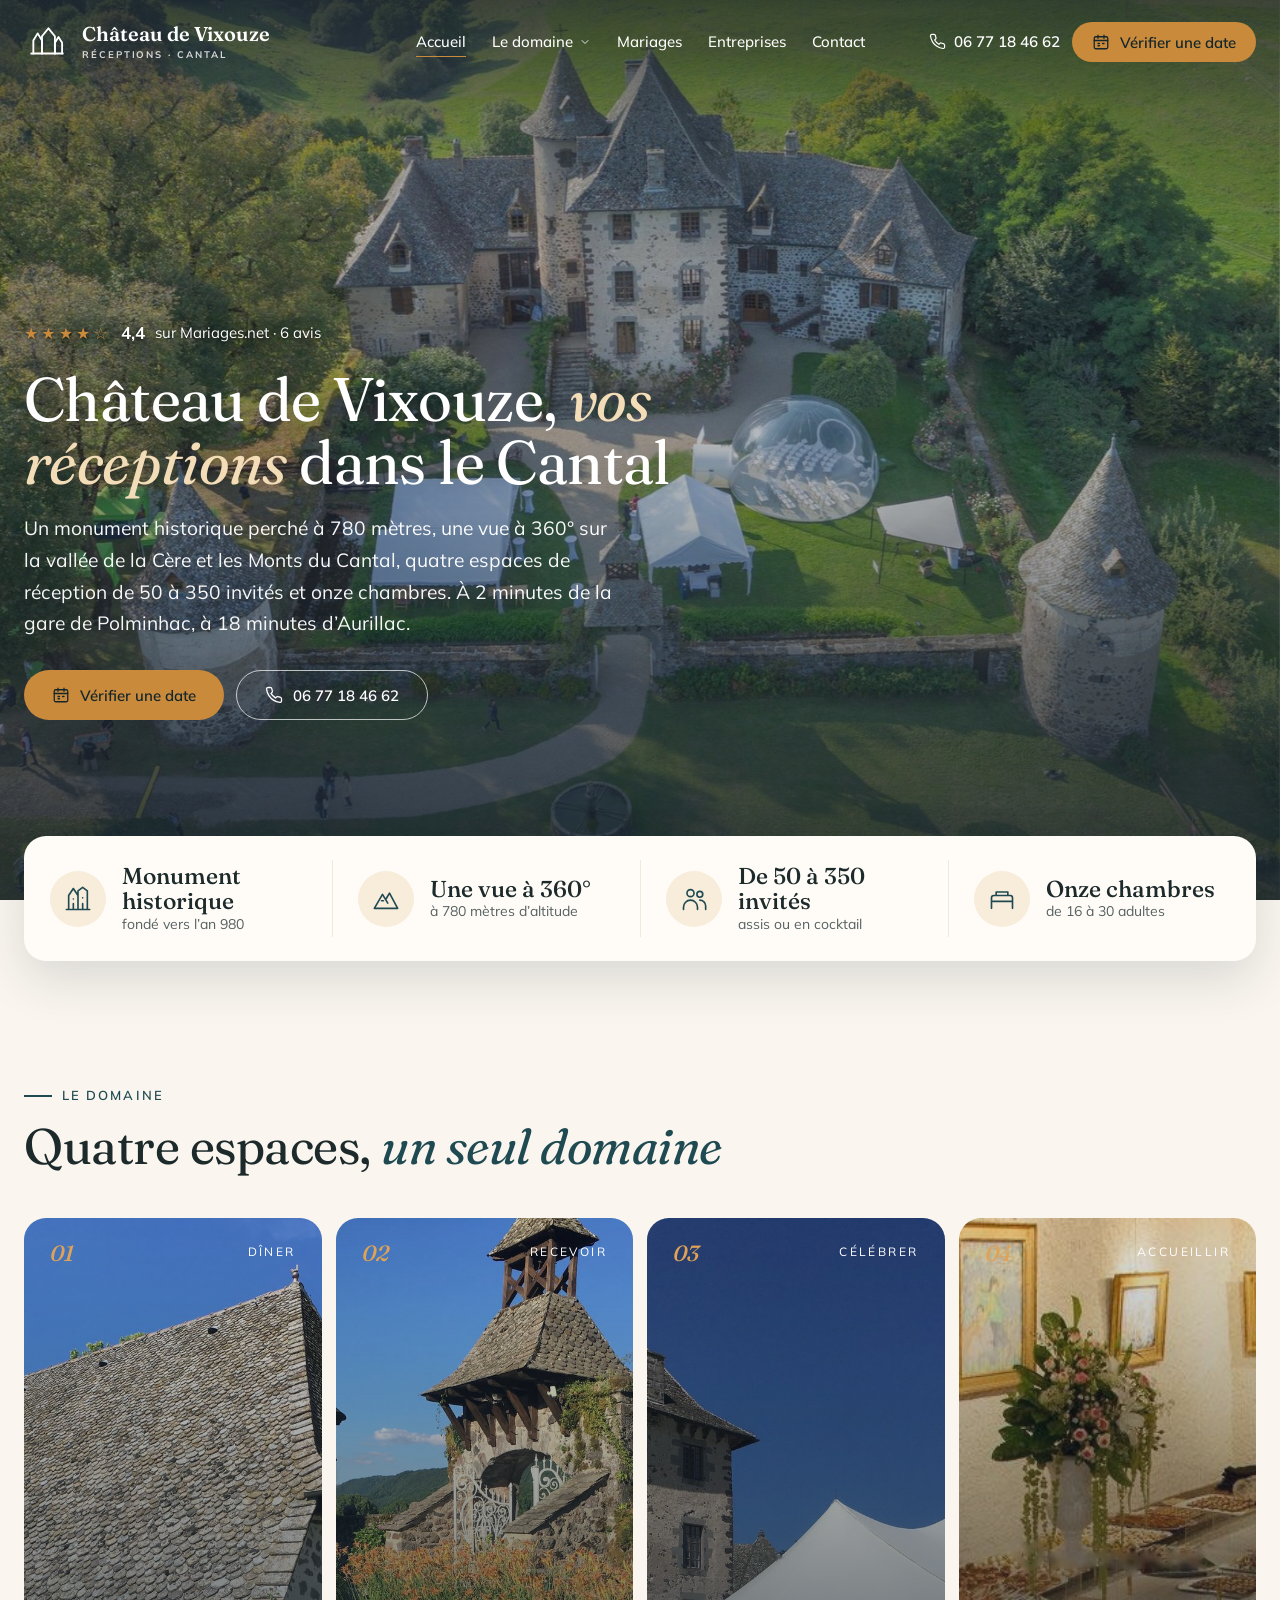
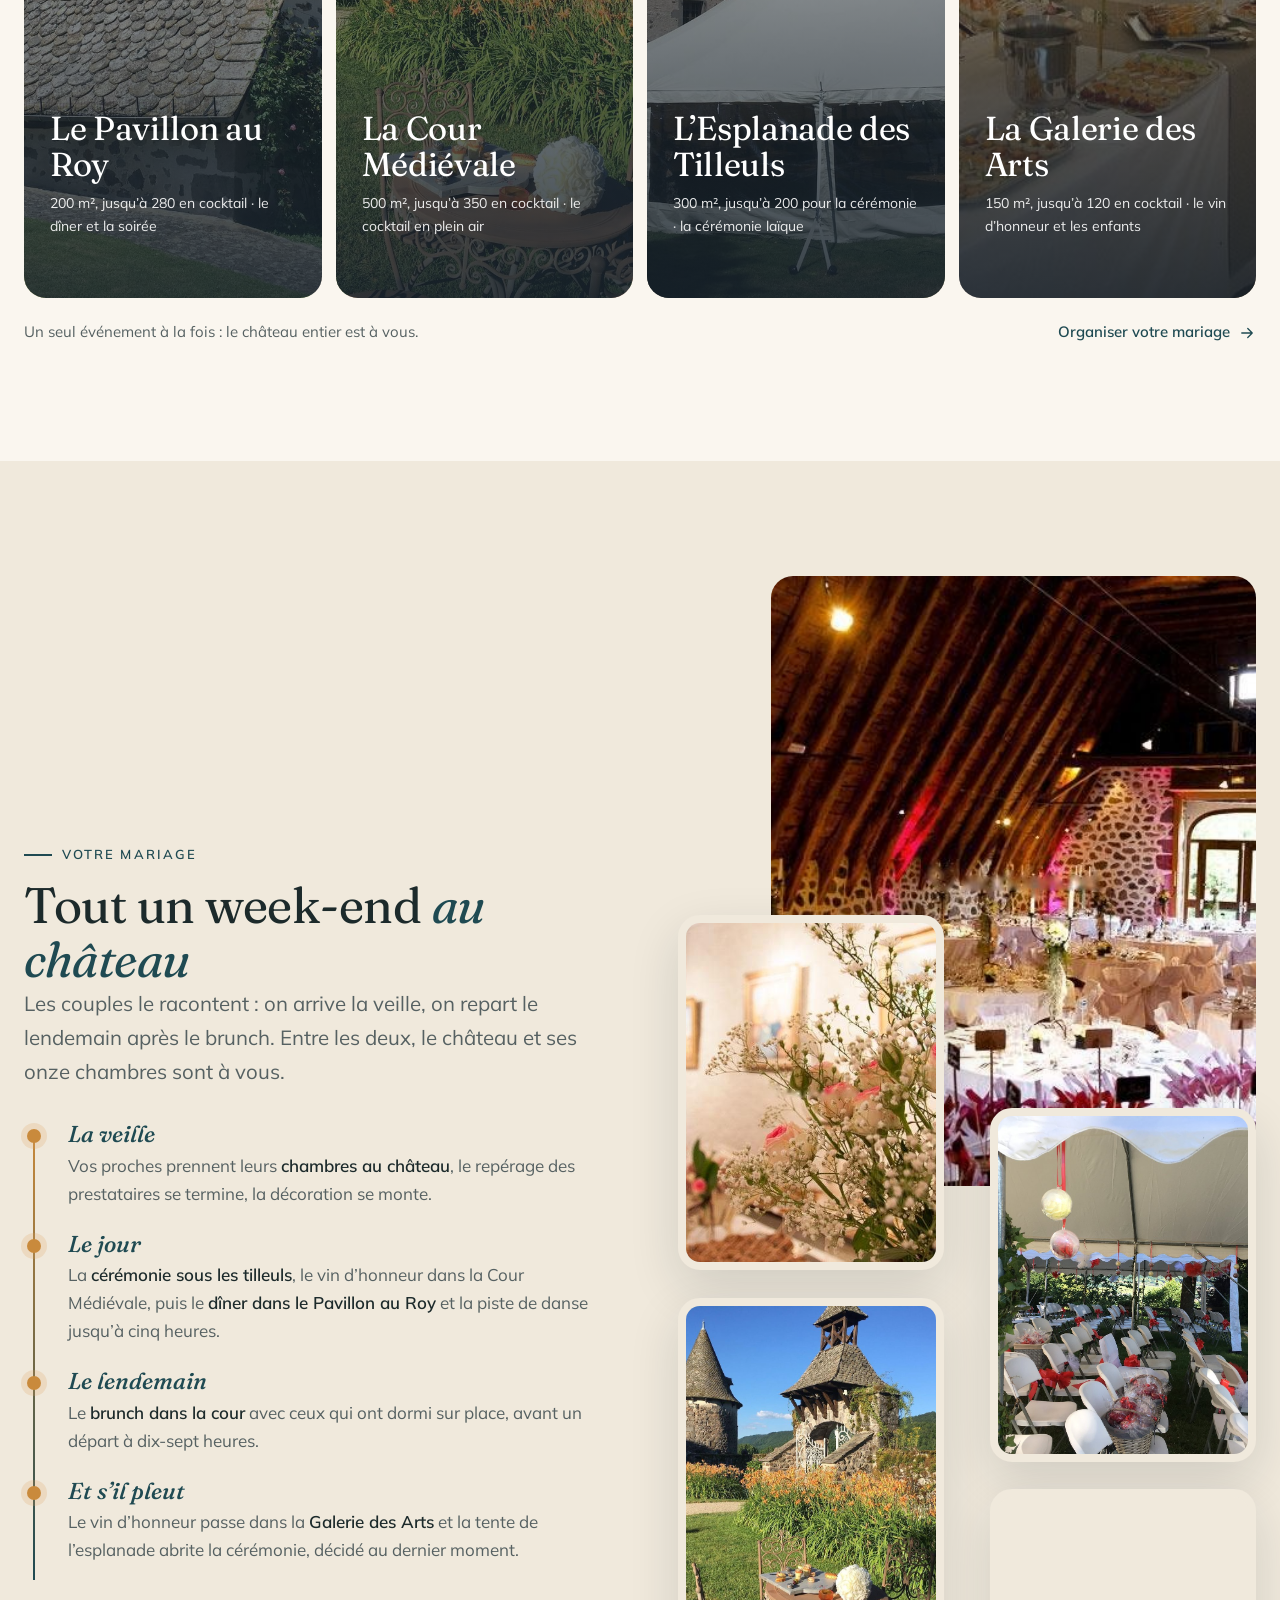
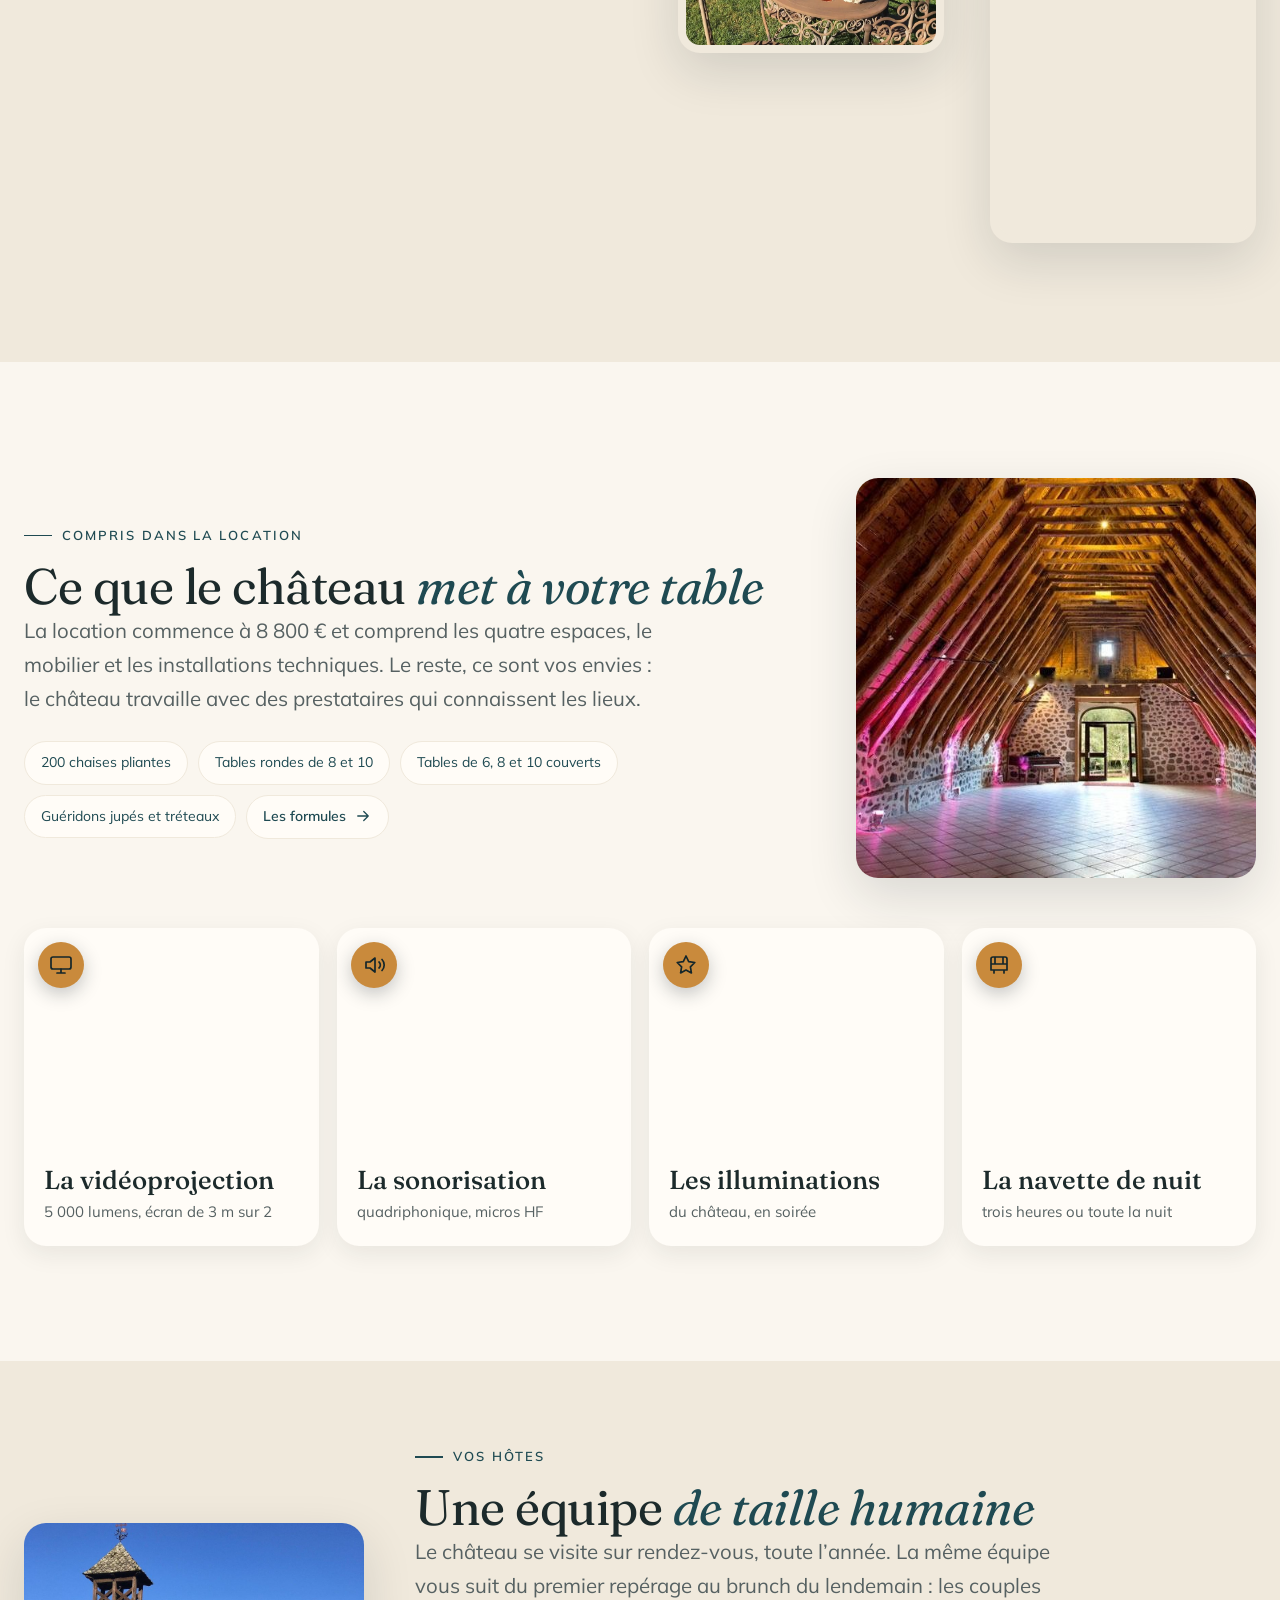
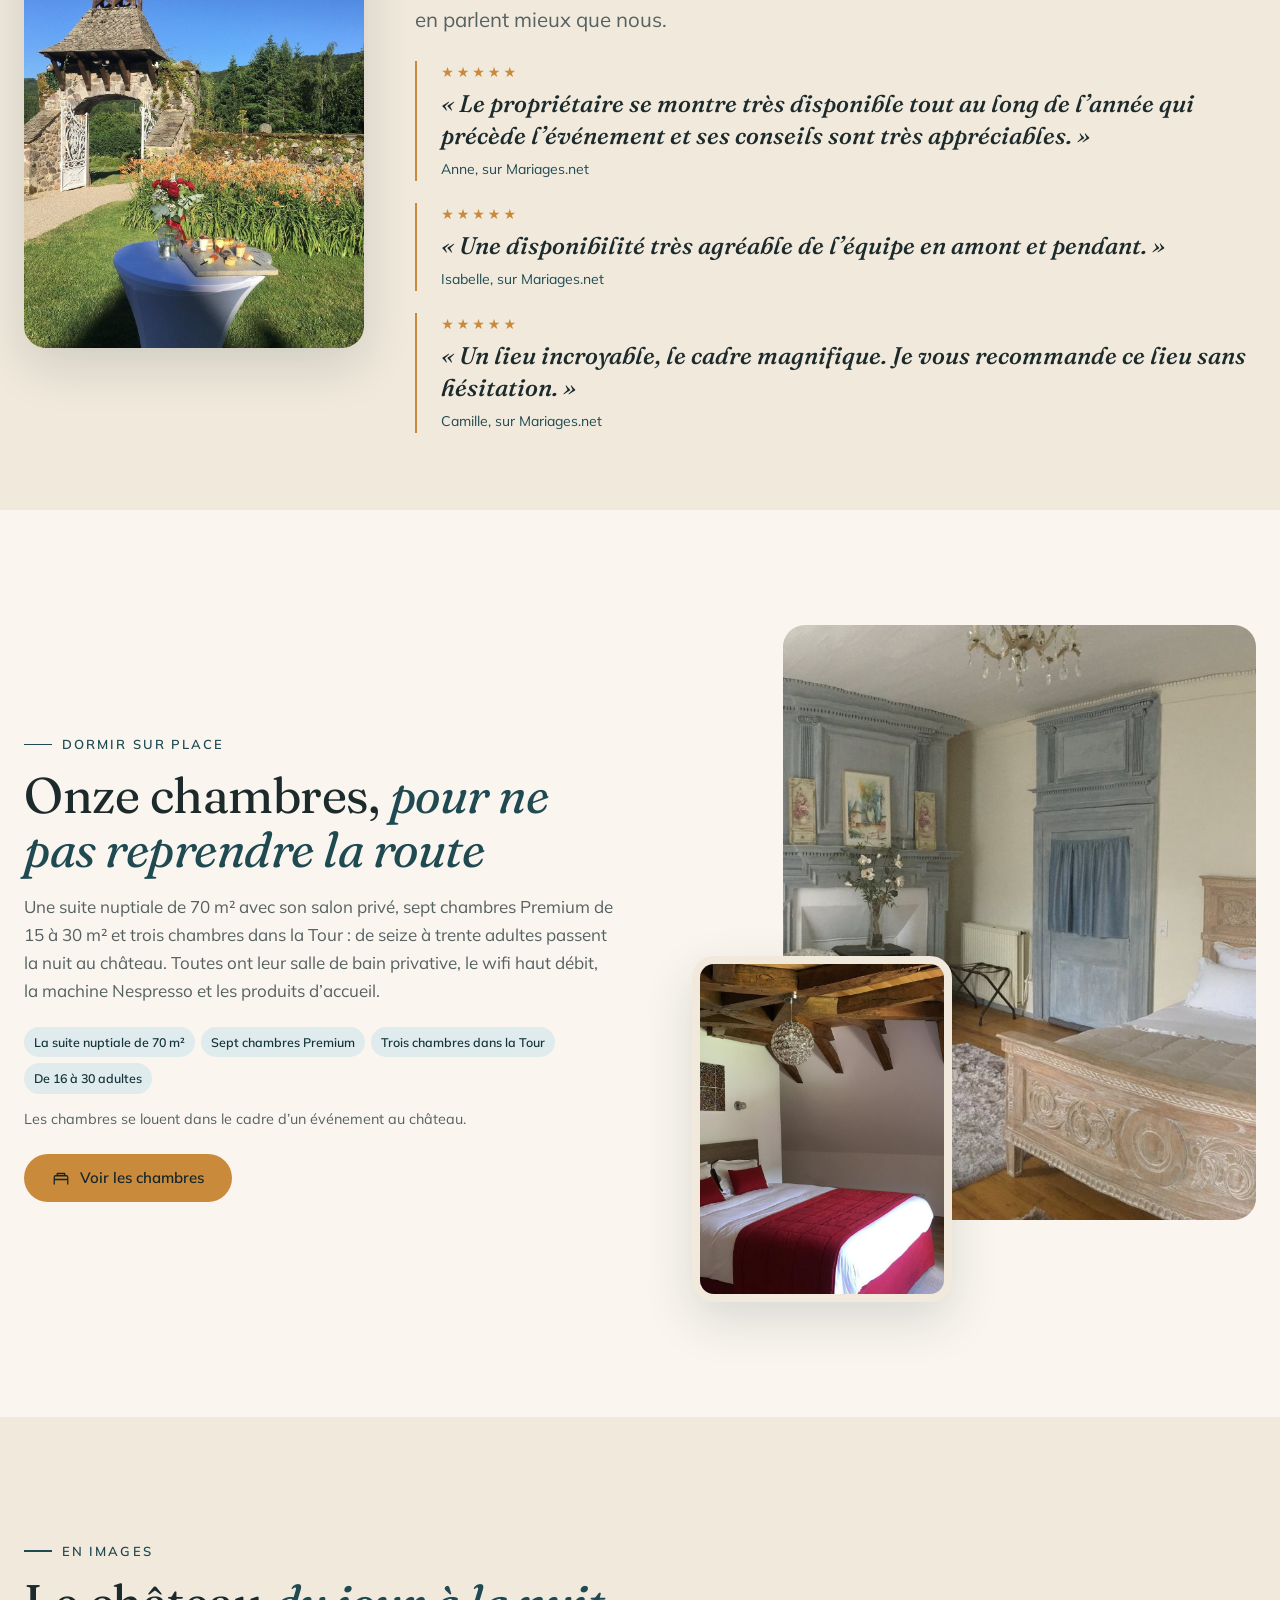
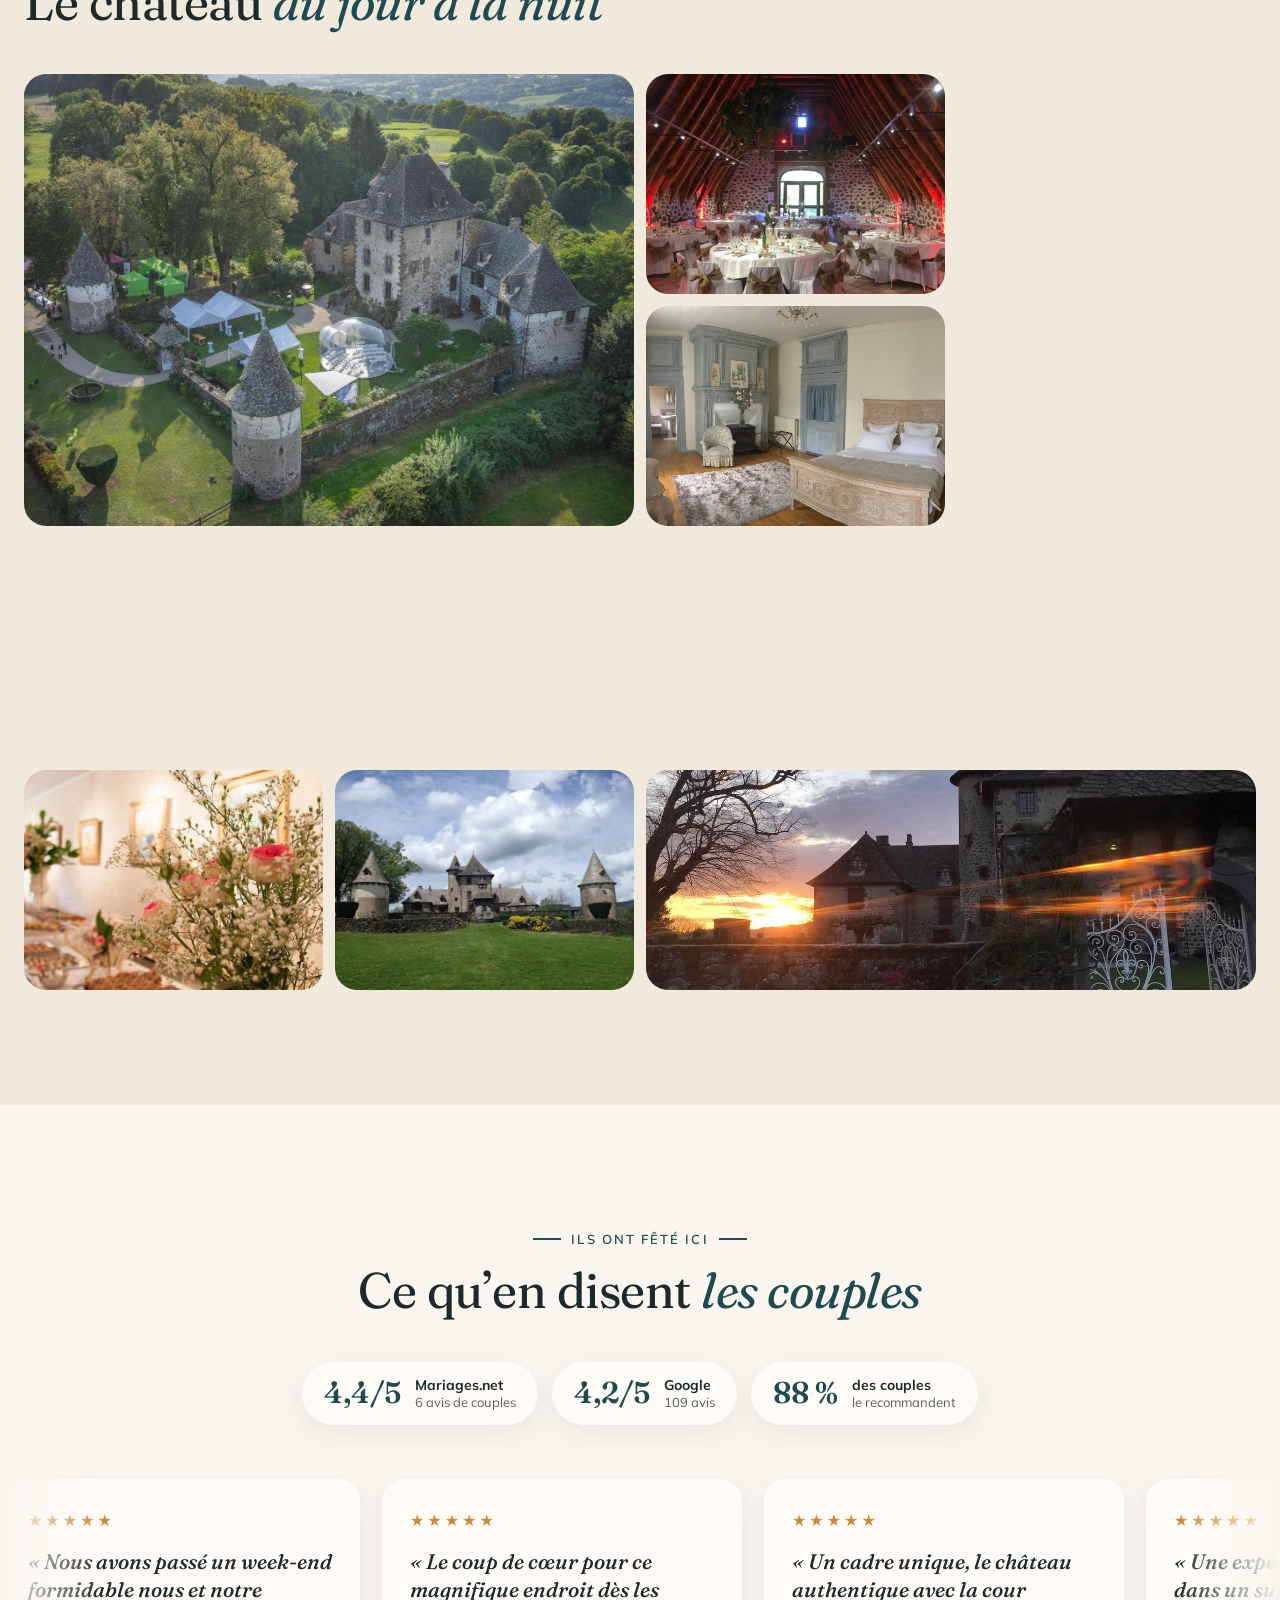
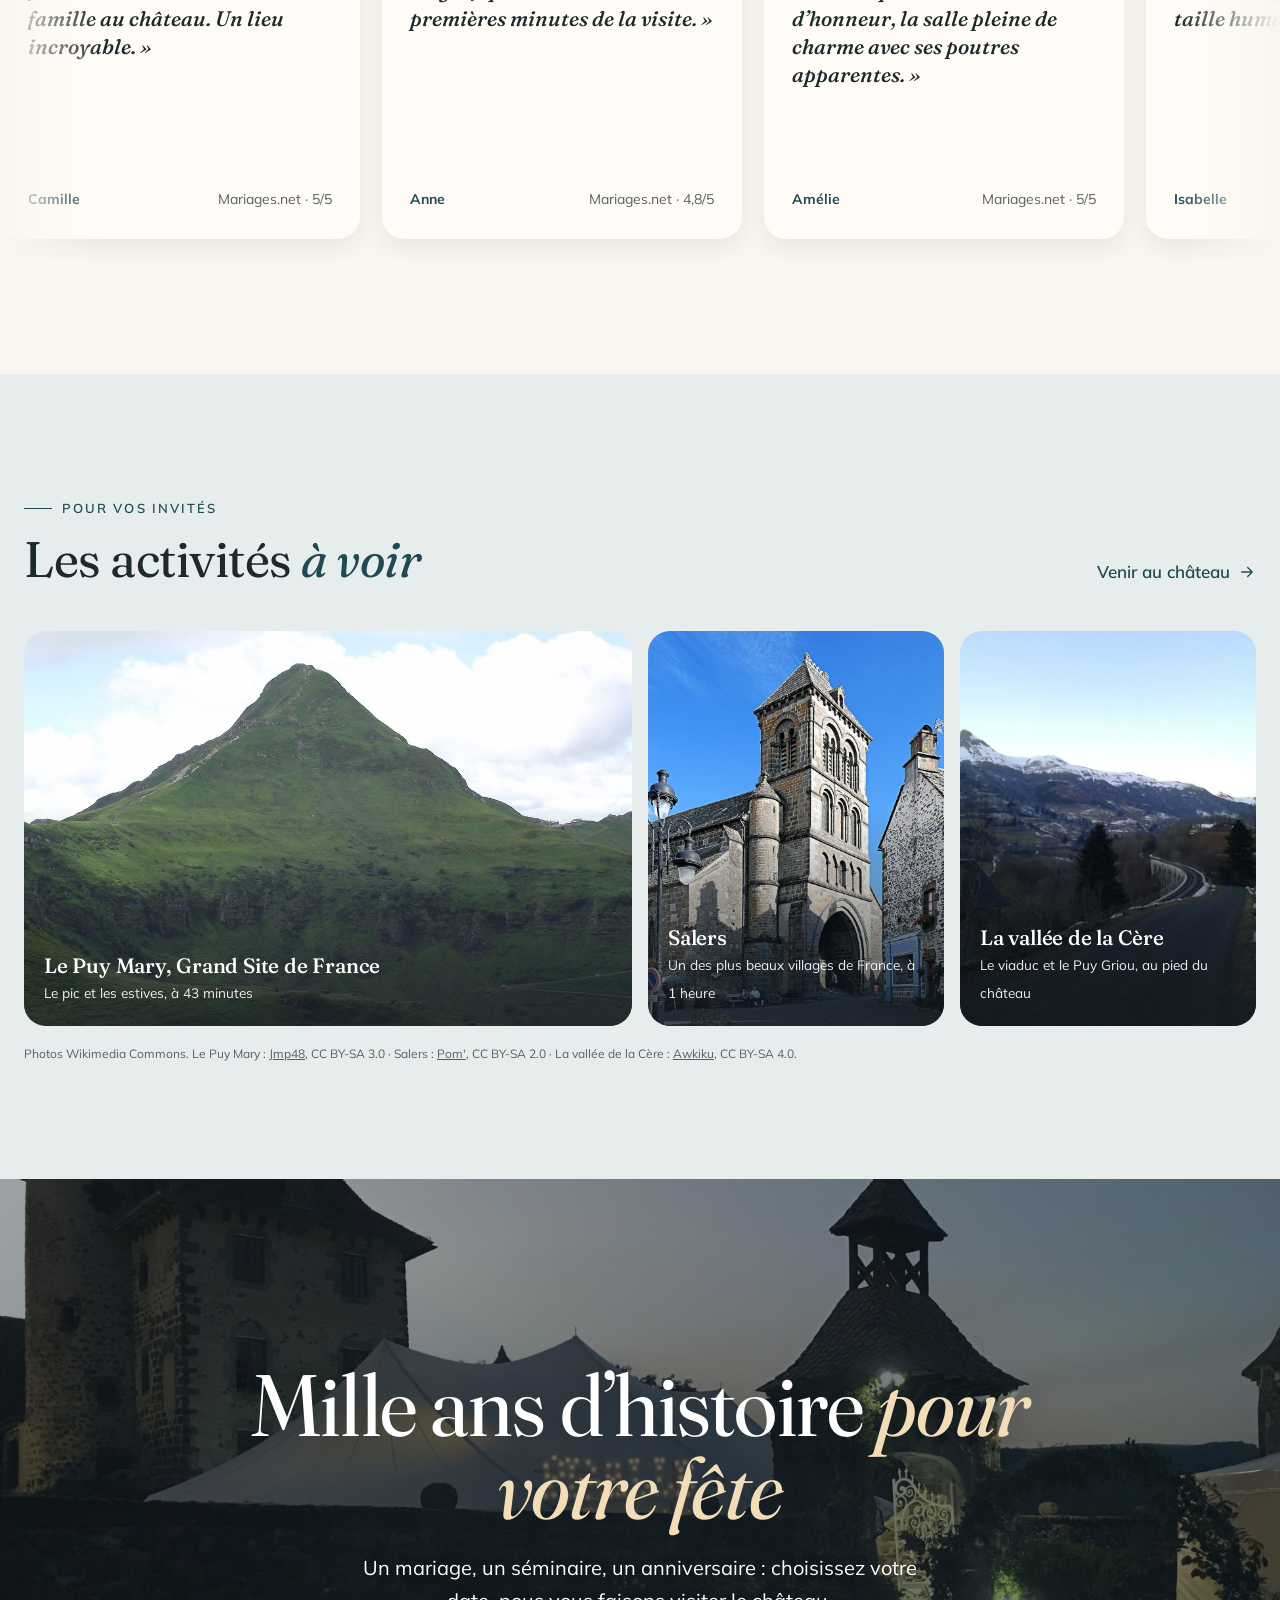
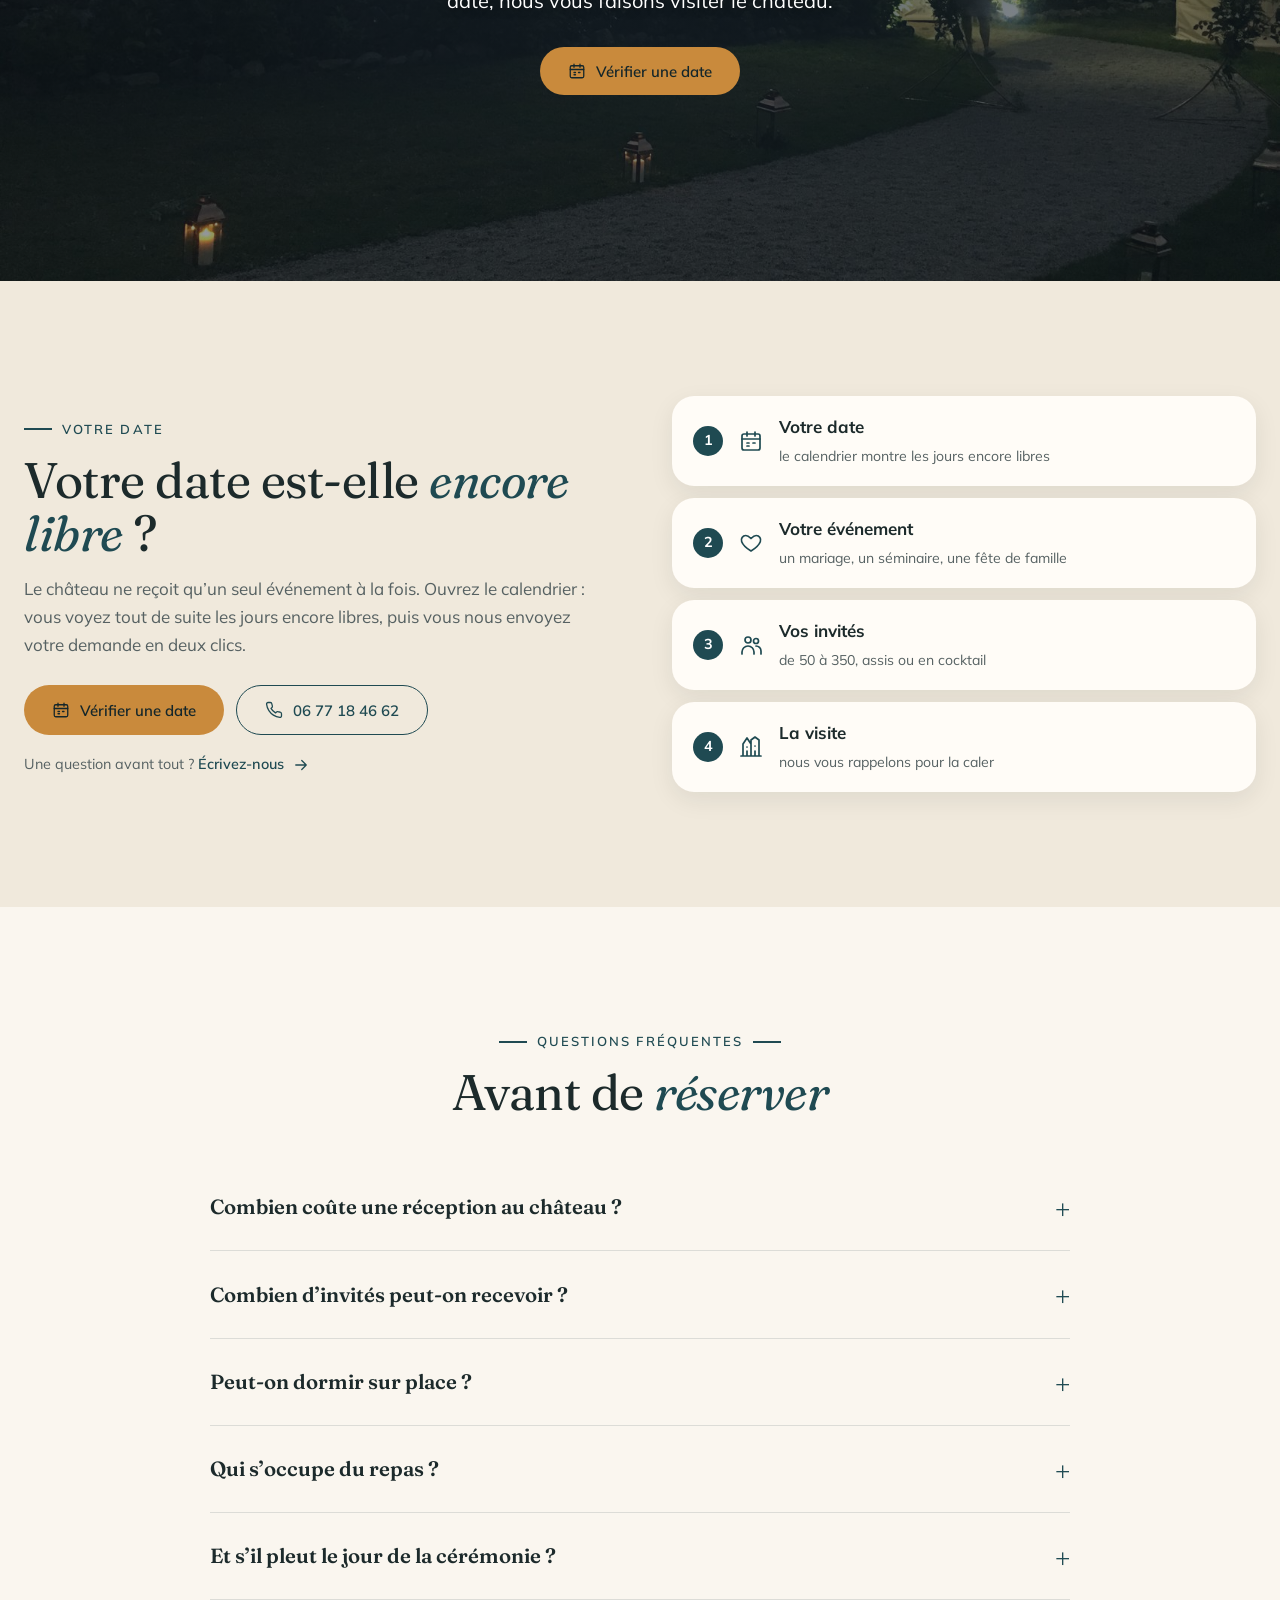
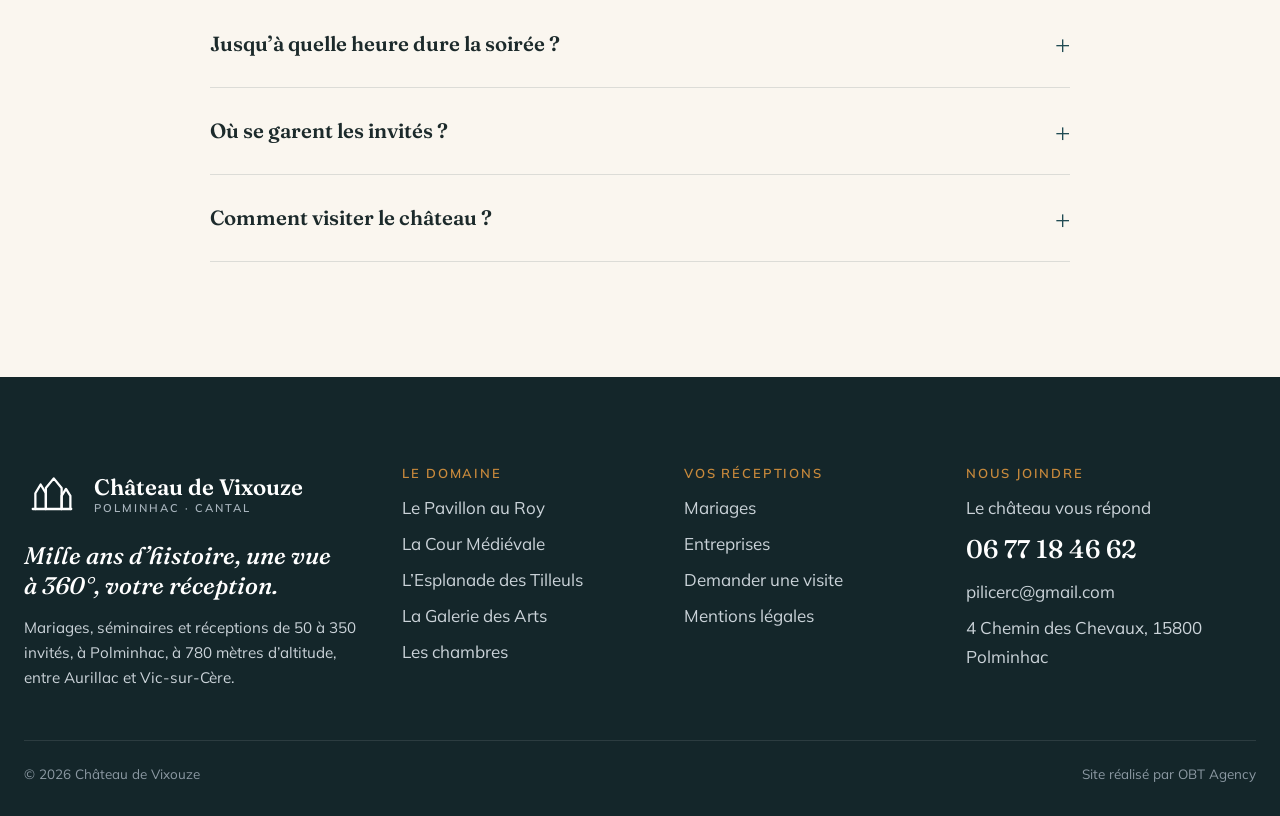
<file: index.html>
<!doctype html>
<html lang="fr">
<head>
<meta charset="utf-8">
<meta name="viewport" content="width=device-width, initial-scale=1">
<meta name="robots" content="noindex, nofollow">
<title>Château de Vixouze · Mariages et réceptions dans le Cantal</title>
<meta name="description" content="Château de Vixouze à Polminhac (Cantal) : un monument historique à 780 mètres d’altitude, une vue à 360° sur la vallée de la Cère, quatre espaces de réception de 50 à 350 invités et onze chambres.">
<link rel="icon" href="images/favicon.svg" type="image/svg+xml">
<link rel="preconnect" href="https://fonts.googleapis.com">
<link rel="preconnect" href="https://fonts.gstatic.com" crossorigin>
<link href="https://fonts.googleapis.com/css2?family=Fraunces:ital,opsz,wght@0,9..144,300..700;1,9..144,300..700&family=Mulish:wght@400;500;600;700&display=swap" rel="stylesheet">
<link rel="stylesheet" href="css/style.css">
</head>
<body data-page="accueil">
<div class="loader" aria-hidden="true">
  <img class="fond" src="images/chateau/nuit-etoiles.jpg" alt="">
  <div class="logo-entree"><svg viewBox="0 0 64 64" fill="none" stroke="currentColor" stroke-width="2.6" stroke-linecap="round" stroke-linejoin="round" aria-hidden="true"><path d="M13 48V30l6-10 6 10v18"/><path d="M25 48V24l9-11 9 11v24"/><path d="M43 48V33l5-8 5 8v15"/><path d="M10 48h44"/></svg><span class="nom-entree">Château de Vixouze</span></div>
</div>
<header class="entete">
  <div class="conteneur barre">
    <a class="logo" href="index.html" aria-label="Château de Vixouze, accueil"><span class="monogramme"><svg viewBox="0 0 64 64" fill="none" stroke="currentColor" stroke-width="2.6" stroke-linecap="round" stroke-linejoin="round" aria-hidden="true"><path d="M13 48V30l6-10 6 10v18"/><path d="M25 48V24l9-11 9 11v24"/><path d="M43 48V33l5-8 5 8v15"/><path d="M10 48h44"/></svg></span><span class="nom">Château de Vixouze<small>Réceptions · Cantal</small></span></a>
    <ul class="menu">
      <li><a href="index.html" class="actif">Accueil</a></li>
      <li><a class="ouvrir" href="pavillon-au-roy.html">Le domaine <svg viewBox="0 0 24 24" fill="none" stroke="currentColor" stroke-width="1.7" stroke-linecap="round" stroke-linejoin="round" aria-hidden="true"><path d="m6 9 6 6 6-6"/></svg></a>
        <div class="sous-menu"><a href="pavillon-au-roy.html"><img src="images/pavillon/diner.jpg" alt=""><span>Le Pavillon au Roy<small>le dîner et la soirée</small></span></a><a href="cour-medievale.html"><img src="images/cour/jardin-tours.jpg" alt=""><span>La Cour Médiévale<small>le cocktail en plein air</small></span></a><a href="esplanade-des-tilleuls.html"><img src="images/tilleuls/ceremonie.jpg" alt=""><span>L’Esplanade des Tilleuls<small>la cérémonie laïque</small></span></a><a href="galerie-des-arts.html"><img src="images/galerie/buffet.jpg" alt=""><span>La Galerie des Arts<small>le vin d’honneur et les enfants</small></span></a><a href="chambres.html"><img src="images/chambres/suite.jpg" alt=""><span>Les chambres<small>la nuit des mariés et des invités</small></span></a></div></li>
      <li><a href="mariages.html">Mariages</a></li>
      <li><a href="entreprises.html">Entreprises</a></li>
      <li><a href="contact.html">Contact</a></li>
    </ul>
    <div class="actions">
      <a class="tel-entete" href="tel:+33677184662"><svg viewBox="0 0 24 24" fill="none" stroke="currentColor" stroke-width="1.7" stroke-linecap="round" stroke-linejoin="round" aria-hidden="true"><path d="M22 16.9v3a2 2 0 0 1-2.2 2 19.8 19.8 0 0 1-8.6-3.1 19.5 19.5 0 0 1-6-6A19.8 19.8 0 0 1 2.1 4.2 2 2 0 0 1 4.1 2h3a2 2 0 0 1 2 1.7c.1 1 .4 1.9.7 2.8a2 2 0 0 1-.5 2.1L8 9.9a16 16 0 0 0 6 6l1.3-1.3a2 2 0 0 1 2.1-.4c.9.3 1.8.6 2.8.7a2 2 0 0 1 1.7 2z"/></svg><span>06 77 18 46 62</span></a>
      <a class="btn btn-plein" href="contact.html#demande" data-date><svg viewBox="0 0 24 24" fill="none" stroke="currentColor" stroke-width="1.7" stroke-linecap="round" stroke-linejoin="round" aria-hidden="true"><rect x="3" y="5" width="18" height="16" rx="2"/><path d="M3 10h18M8 3v4M16 3v4M8 14h2M14 14h2M8 17h2"/></svg> Vérifier une date</a>
      <button class="burger" aria-label="Menu" aria-expanded="false"><span></span></button>
    </div>
  </div>
</header>
<main>
<section class="hero">
  <div class="diapos" aria-hidden="true">
    <img class="fond actif" src="images/chateau/drone.jpg" alt="">
    <img class="fond" src="images/cour/crepuscule.jpg" alt="">
    <img class="fond" src="images/tilleuls/ceremonie.jpg" alt="">
  </div>
  <div class="contenu avec-bande">
    <a class="note-heros" href="https://www.mariages.net/chateau-mariage/chateau-de-vixouze--e116759" target="_blank" rel="noopener"><span class="etoiles" role="img" aria-label="4,4 étoiles sur 5">★★★★☆</span><strong>4,4</strong><span>sur Mariages.net · 6 avis</span></a>
    <h1>Château de Vixouze, <em>vos réceptions</em> dans le <span class="insecable">Cantal</span></h1>
    <p class="sous">Un monument historique perché à 780 mètres, une vue à 360° sur la vallée de la Cère et les Monts du Cantal, quatre espaces de réception de 50 à 350 invités et onze chambres. À 2 minutes de la gare de Polminhac, à 18 minutes d’Aurillac.</p>
    <div class="boutons">
      <a class="btn btn-plein" href="contact.html#demande" data-date><svg viewBox="0 0 24 24" fill="none" stroke="currentColor" stroke-width="1.7" stroke-linecap="round" stroke-linejoin="round" aria-hidden="true"><rect x="3" y="5" width="18" height="16" rx="2"/><path d="M3 10h18M8 3v4M16 3v4M8 14h2M14 14h2M8 17h2"/></svg> Vérifier une date</a>
      <a class="btn btn-blanc" href="tel:+33677184662"><svg viewBox="0 0 24 24" fill="none" stroke="currentColor" stroke-width="1.7" stroke-linecap="round" stroke-linejoin="round" aria-hidden="true"><path d="M22 16.9v3a2 2 0 0 1-2.2 2 19.8 19.8 0 0 1-8.6-3.1 19.5 19.5 0 0 1-6-6A19.8 19.8 0 0 1 2.1 4.2 2 2 0 0 1 4.1 2h3a2 2 0 0 1 2 1.7c.1 1 .4 1.9.7 2.8a2 2 0 0 1-.5 2.1L8 9.9a16 16 0 0 0 6 6l1.3-1.3a2 2 0 0 1 2.1-.4c.9.3 1.8.6 2.8.7a2 2 0 0 1 1.7 2z"/></svg> 06 77 18 46 62</a>
    </div>
  </div>
</section>

<div class="bande-mots"><ul data-reveal><li><span class="icone"><svg viewBox="0 0 24 24" fill="none" stroke="currentColor" stroke-width="1.7" stroke-linecap="round" stroke-linejoin="round" aria-hidden="true"><path d="M4 21V9l4-6 4 6M12 21V5l4-3 4 3v16M8 21v-5M16 21v-5M2 21h20M8 12h.01M16 11h.01"/></svg></span><span><strong>Monument historique</strong>fondé vers l’an 980</span></li><li><span class="icone"><svg viewBox="0 0 24 24" fill="none" stroke="currentColor" stroke-width="1.7" stroke-linecap="round" stroke-linejoin="round" aria-hidden="true"><path d="m2 20 7-12 4.5 7.5M22 20 15 7l-3 5M2 20h20M8.2 13.5h1.6"/></svg></span><span><strong>Une vue à 360°</strong>à 780 mètres d’altitude</span></li><li><span class="icone"><svg viewBox="0 0 24 24" fill="none" stroke="currentColor" stroke-width="1.7" stroke-linecap="round" stroke-linejoin="round" aria-hidden="true"><circle cx="9" cy="7" r="3"/><path d="M3 21v-2a6 6 0 0 1 12 0v2"/><circle cx="17" cy="8" r="2.5"/><path d="M17 13a5 5 0 0 1 5 5v3"/></svg></span><span><strong>De 50 à 350 invités</strong>assis ou en cocktail</span></li><li><span class="icone"><svg viewBox="0 0 24 24" fill="none" stroke="currentColor" stroke-width="1.7" stroke-linecap="round" stroke-linejoin="round" aria-hidden="true"><path d="M3 18v-7a2 2 0 0 1 2-2h14a2 2 0 0 1 2 2v7M3 14h18M3 18v2M21 18v2M7 9V6h10v3"/></svg></span><span><strong>Onze chambres</strong>de 16 à 30 adultes</span></li></ul></div>

<section class="section" id="espaces">
  <div class="conteneur">
    <div class="entete-section"><div><span class="surtitre">Le domaine</span><h2>Quatre espaces, <em class="it">un seul domaine</em></h2></div></div>
    <div class="portes" data-reveal>
      <a class="porte" href="pavillon-au-roy.html">
        <img src="images/pavillon/exterieur.jpg" alt="Le Pavillon au Roy" loading="lazy" decoding="async">
        <span class="num">01</span><span class="verbe">Dîner</span>
        <div class="bas">
          <h3>Le Pavillon au Roy</h3>
          <div class="infos">200 m², jusqu’à 280 en cocktail · le dîner et la soirée</div>
          <p>Une charpente de 500 ans pour le dîner et la piste de danse, jusqu’à 200 convives assis.</p>
          <span class="btn btn-plein">Voir le Pavillon</span>
        </div>
      </a>
      <a class="porte" href="cour-medievale.html">
        <img src="images/cour/jardin-table.jpg" alt="La Cour Médiévale" loading="lazy" decoding="async">
        <span class="num">02</span><span class="verbe">Recevoir</span>
        <div class="bas">
          <h3>La Cour Médiévale</h3>
          <div class="infos">500 m², jusqu’à 350 en cocktail · le cocktail en plein air</div>
          <p>Cinq cents mètres carrés entre deux donjons et trois bassins, pour le cocktail en plein air.</p>
          <span class="btn btn-plein">Voir la Cour</span>
        </div>
      </a>
      <a class="porte" href="esplanade-des-tilleuls.html">
        <img src="images/tilleuls/tente.jpg" alt="L’Esplanade des Tilleuls" loading="lazy" decoding="async">
        <span class="num">03</span><span class="verbe">Célébrer</span>
        <div class="bas">
          <h3>L’Esplanade des Tilleuls</h3>
          <div class="infos">300 m², jusqu’à 200 pour la cérémonie · la cérémonie laïque</div>
          <p>La cérémonie laïque sous les tilleuls, face à la vallée, jusqu’à 200 personnes.</p>
          <span class="btn btn-plein">Voir l’Esplanade</span>
        </div>
      </a>
      <a class="porte" href="galerie-des-arts.html">
        <img src="images/galerie/buffet.jpg" alt="La Galerie des Arts" loading="lazy" decoding="async">
        <span class="num">04</span><span class="verbe">Accueillir</span>
        <div class="bas">
          <h3>La Galerie des Arts</h3>
          <div class="infos">150 m², jusqu’à 120 en cocktail · le vin d’honneur et les enfants</div>
          <p>Le vin d’honneur à l’abri, les petits dîners et le coin des enfants le soir venu.</p>
          <span class="btn btn-plein">Voir la Galerie</span>
        </div>
      </a>
    </div>
    <div class="sous-portes"><span>Un seul événement à la fois : le château entier est à vous.</span><a class="lien-fleche" href="mariages.html">Organiser votre mariage <svg viewBox="0 0 24 24" fill="none" stroke="currentColor" stroke-width="1.7" stroke-linecap="round" stroke-linejoin="round" aria-hidden="true"><path d="M5 12h14M13 6l6 6-6 6"/></svg></a></div>
  </div>
</section>

<section class="section creme" id="deroule">
  <div class="conteneur split">
    <div data-reveal>
      <span class="surtitre">Votre mariage</span>
      <h2>Tout un week-end <em class="it">au château</em></h2>
      <p class="chapeau">Les couples le racontent : on arrive la veille, on repart le lendemain après le brunch. Entre les deux, le château et ses onze chambres sont à vous.</p>
      <ol class="deroule">
        <li><span class="nom">La veille</span><p>Vos proches prennent leurs <strong>chambres au château</strong>, le repérage des prestataires se termine, la décoration se monte.</p></li>
        <li><span class="nom">Le jour</span><p>La <strong>cérémonie sous les tilleuls</strong>, le vin d’honneur dans la Cour Médiévale, puis le <strong>dîner dans le Pavillon au Roy</strong> et la piste de danse jusqu’à cinq heures.</p></li>
        <li><span class="nom">Le lendemain</span><p>Le <strong>brunch dans la cour</strong> avec ceux qui ont dormi sur place, avant un départ à dix-sept heures.</p></li>
        <li><span class="nom">Et s’il pleut</span><p>Le vin d’honneur passe dans la <strong>Galerie des Arts</strong> et la tente de l’esplanade abrite la cérémonie, décidé au dernier moment.</p></li>
      </ol>
    </div>
    <div class="collage" data-reveal>
      <div class="superposees">
        <div class="grande photo-cadre"><img src="images/pavillon/tables-rondes.jpg" alt="Les tables rondes dressées sous la charpente" loading="lazy" decoding="async"></div>
        <div class="petite photo-cadre"><img src="images/galerie/fleurs.jpg" alt="Les fleurs du buffet" loading="lazy" decoding="async"></div>
      </div>
      <div class="quinconce">
        <div class="photo-cadre"><img src="images/tilleuls/ceremonie.jpg" alt="La cérémonie installée sous la tente" loading="lazy" decoding="async"></div>
        <div class="photo-cadre"><img src="images/cour/table-jardin.jpg" alt="Les douceurs servies dans la cour" loading="lazy" decoding="async"></div>
        <div class="photo-cadre"><img src="images/cour/allee-nuit.jpg" alt="L’allée éclairée au soir" loading="lazy" decoding="async"></div>
      </div>
    </div>
  </div>
</section>

<section class="section" id="compris">
  <div class="conteneur">
    <div class="plan-haut">
      <div data-reveal>
        <span class="surtitre">Compris dans la location</span>
        <h2>Ce que le château <em class="it">met à votre table</em></h2>
        <p class="chapeau">La location commence à 8 800 € et comprend les quatre espaces, le mobilier et les installations techniques. Le reste, ce sont vos envies : le château travaille avec des prestataires qui connaissent les lieux.</p>
        <ul class="pastilles-claires"><li>200 chaises pliantes</li><li>Tables rondes de 8 et 10</li><li>Tables de 6, 8 et 10 couverts</li><li>Guéridons jupés et tréteaux</li><li><a class="lien-fleche" href="mariages.html">Les formules <svg viewBox="0 0 24 24" fill="none" stroke="currentColor" stroke-width="1.7" stroke-linecap="round" stroke-linejoin="round" aria-hidden="true"><path d="M5 12h14M13 6l6 6-6 6"/></svg></a></li></ul>
      </div>
      <div class="plan-photo" data-reveal><img src="images/pavillon/charpente.jpg" alt="Le Pavillon au Roy vide, sa charpente et son éclairage" loading="lazy" decoding="async"></div>
    </div>
    <ul class="blocs" data-reveal>
      <li><div class="bloc"><img src="images/pavillon/tables-longues.jpg" alt="La vidéoprojection" loading="lazy" decoding="async"><span class="pastille"><svg viewBox="0 0 24 24" fill="none" stroke="currentColor" stroke-width="1.7" stroke-linecap="round" stroke-linejoin="round" aria-hidden="true"><rect x="2" y="4" width="20" height="12" rx="2"/><path d="M12 16v4M8 20h8"/></svg></span><span class="texte"><strong>La vidéoprojection</strong><small>5 000 lumens, écran de 3 m sur 2</small></span></div></li>
      <li><div class="bloc"><img src="images/tilleuls/piste.jpg" alt="La sonorisation" loading="lazy" decoding="async"><span class="pastille"><svg viewBox="0 0 24 24" fill="none" stroke="currentColor" stroke-width="1.7" stroke-linecap="round" stroke-linejoin="round" aria-hidden="true"><path d="M4 9v6h4l5 4V5L8 9zM17 9a4 4 0 0 1 0 6M20 6.5a8 8 0 0 1 0 11"/></svg></span><span class="texte"><strong>La sonorisation</strong><small>quadriphonique, micros HF</small></span></div></li>
      <li><div class="bloc"><img src="images/cour/nuit.jpg" alt="Les illuminations" loading="lazy" decoding="async"><span class="pastille"><svg viewBox="0 0 24 24" fill="none" stroke="currentColor" stroke-width="1.7" stroke-linecap="round" stroke-linejoin="round" aria-hidden="true"><path d="m12 3 2.7 5.6 6.1.9-4.4 4.3 1 6.1L12 17l-5.4 2.9 1-6.1-4.4-4.3 6.1-.9z"/></svg></span><span class="texte"><strong>Les illuminations</strong><small>du château, en soirée</small></span></div></li>
      <li><div class="bloc"><img src="images/chateau/drone-vallee.jpg" alt="La navette de nuit" loading="lazy" decoding="async"><span class="pastille"><svg viewBox="0 0 24 24" fill="none" stroke="currentColor" stroke-width="1.7" stroke-linecap="round" stroke-linejoin="round" aria-hidden="true"><path d="M4 17V6a2 2 0 0 1 2-2h12a2 2 0 0 1 2 2v11M4 11h16M8 4v7M16 4v7M4 17h16M7 20v-3M17 20v-3"/></svg></span><span class="texte"><strong>La navette de nuit</strong><small>trois heures ou toute la nuit</small></span></div></li>
    </ul>
  </div>
</section>

<section class="section creme compacte" id="equipe">
  <div class="conteneur hotes">
    <div class="photo-verticale" data-reveal><img src="images/tilleuls/mange-debout.jpg" alt="Un mange-debout dressé devant le porche du château" loading="lazy" decoding="async"></div>
    <div data-reveal>
      <span class="surtitre">Vos hôtes</span>
      <h2>Une équipe <em class="it">de taille humaine</em></h2>
      <p class="chapeau">Le château se visite sur rendez-vous, toute l’année. La même équipe vous suit du premier repérage au brunch du lendemain : les couples en parlent mieux que nous.</p>
      <ul class="citations">
        <li><span class="etoiles" role="img" aria-label="4,8 étoiles sur 5">★★★★★</span><q>Le propriétaire se montre très disponible tout au long de l’année qui précède l’événement et ses conseils sont très appréciables.</q><cite>Anne, sur Mariages.net</cite></li>
        <li><span class="etoiles" role="img" aria-label="4,8 étoiles sur 5">★★★★★</span><q>Une disponibilité très agréable de l’équipe en amont et pendant.</q><cite>Isabelle, sur Mariages.net</cite></li>
        <li><span class="etoiles" role="img" aria-label="5 étoiles sur 5">★★★★★</span><q>Un lieu incroyable, le cadre magnifique. Je vous recommande ce lieu sans hésitation.</q><cite>Camille, sur Mariages.net</cite></li>
      </ul>
    </div>
  </div>
</section>

<section class="section" id="chambres-accueil">
  <div class="conteneur duo">
    <div class="duo-texte" data-reveal>
      <span class="surtitre">Dormir sur place</span>
      <h2>Onze chambres, <em class="it">pour ne pas reprendre la route</em></h2>
      <p>Une suite nuptiale de 70 m² avec son salon privé, sept chambres Premium de 15 à 30 m² et trois chambres dans la Tour : de seize à trente adultes passent la nuit au château. Toutes ont leur salle de bain privative, le wifi haut débit, la machine Nespresso et les produits d’accueil.</p>
      <div class="pastilles"><span>La suite nuptiale de 70 m²</span><span>Sept chambres Premium</span><span>Trois chambres dans la Tour</span><span>De 16 à 30 adultes</span></div>
      <p class="petit">Les chambres se louent dans le cadre d’un événement au château.</p>
      <a class="btn btn-plein" href="chambres.html"><svg viewBox="0 0 24 24" fill="none" stroke="currentColor" stroke-width="1.7" stroke-linecap="round" stroke-linejoin="round" aria-hidden="true"><path d="M3 18v-7a2 2 0 0 1 2-2h14a2 2 0 0 1 2 2v7M3 14h18M3 18v2M21 18v2M7 9V6h10v3"/></svg> Voir les chambres</a>
    </div>
    <div class="collage" data-reveal>
      <div class="superposees">
        <div class="grande photo-cadre"><img src="images/chambres/suite.jpg" alt="La suite nuptiale et son lit Queen Size" loading="lazy" decoding="async"></div>
        <div class="petite photo-cadre"><img src="images/chambres/tour.jpg" alt="Une chambre de la Tour, sous les poutres" loading="lazy" decoding="async"></div>
      </div>
    </div>
  </div>
</section>

<section class="section creme" id="images">
  <div class="conteneur">
    <div class="entete-section"><div><span class="surtitre">En images</span><h2>Le château <em class="it">du jour à la nuit</em></h2></div></div>
    <div class="mosaique longue" data-reveal><button class="" data-galerie="images/chateau/drone-vallee.jpg" data-legende="Le château vu du ciel, au-dessus de la vallée" aria-label="Agrandir : Le château vu du ciel, au-dessus de la vallée"><img src="images/chateau/drone-vallee.jpg" alt="Le château vu du ciel, au-dessus de la vallée" loading="lazy" decoding="async"><span>Le château vu du ciel, au-dessus de la vallée</span></button><button class="" data-galerie="images/pavillon/diner.jpg" data-legende="Le dîner sous la charpente du Pavillon au Roy" aria-label="Agrandir : Le dîner sous la charpente du Pavillon au Roy"><img src="images/pavillon/diner.jpg" alt="Le dîner sous la charpente du Pavillon au Roy" loading="lazy" decoding="async"><span>Le dîner sous la charpente du Pavillon au Roy</span></button><button class="" data-galerie="images/cour/pivoines.jpg" data-legende="Les pivoines de la Cour Médiévale" aria-label="Agrandir : Les pivoines de la Cour Médiévale"><img src="images/cour/pivoines.jpg" alt="Les pivoines de la Cour Médiévale" loading="lazy" decoding="async"><span>Les pivoines de la Cour Médiévale</span></button><button class="" data-galerie="images/chambres/suite.jpg" data-legende="La suite nuptiale" aria-label="Agrandir : La suite nuptiale"><img src="images/chambres/suite.jpg" alt="La suite nuptiale" loading="lazy" decoding="async"><span>La suite nuptiale</span></button><button class="" data-galerie="images/tilleuls/piste.jpg" data-legende="La piste de danse sous la tente" aria-label="Agrandir : La piste de danse sous la tente"><img src="images/tilleuls/piste.jpg" alt="La piste de danse sous la tente" loading="lazy" decoding="async"><span>La piste de danse sous la tente</span></button><button class="" data-galerie="images/cour/nuit.jpg" data-legende="Le château illuminé dans la nuit" aria-label="Agrandir : Le château illuminé dans la nuit"><img src="images/cour/nuit.jpg" alt="Le château illuminé dans la nuit" loading="lazy" decoding="async"><span>Le château illuminé dans la nuit</span></button><button class="" data-galerie="images/pavillon/tables-longues.jpg" data-legende="Les tables longues sous la charpente" aria-label="Agrandir : Les tables longues sous la charpente"><img src="images/pavillon/tables-longues.jpg" alt="Les tables longues sous la charpente" loading="lazy" decoding="async"><span>Les tables longues sous la charpente</span></button><button class="" data-galerie="images/galerie/fleurs.jpg" data-legende="Les fleurs du buffet" aria-label="Agrandir : Les fleurs du buffet"><img src="images/galerie/fleurs.jpg" alt="Les fleurs du buffet" loading="lazy" decoding="async"><span>Les fleurs du buffet</span></button><button class="" data-galerie="images/chateau/tours.jpg" data-legende="Les tours du château" aria-label="Agrandir : Les tours du château"><img src="images/chateau/tours.jpg" alt="Les tours du château" loading="lazy" decoding="async"><span>Les tours du château</span></button><button class="" data-galerie="images/tilleuls/coucher.jpg" data-legende="Le coucher de soleil sur l’esplanade" aria-label="Agrandir : Le coucher de soleil sur l’esplanade"><img src="images/tilleuls/coucher.jpg" alt="Le coucher de soleil sur l’esplanade" loading="lazy" decoding="async"><span>Le coucher de soleil sur l’esplanade</span></button></div>
  </div>
</section>

<section class="section" id="avis">
  <div class="entete-section centre conteneur"><div><span class="surtitre">Ils ont fêté ici</span><h2>Ce qu’en disent <em class="it">les couples</em></h2></div></div>
  <div class="notes" data-reveal>
    <a class="note" href="https://www.mariages.net/chateau-mariage/chateau-de-vixouze--e116759" target="_blank" rel="noopener"><span class="chiffre">4,4/5</span><span class="detail"><strong>Mariages.net</strong>6 avis de couples</span></a>
    <span class="note"><span class="chiffre">4,2/5</span><span class="detail"><strong>Google</strong>109 avis</span></span>
    <span class="note"><span class="chiffre">88 %</span><span class="detail"><strong>des couples</strong>le recommandent</span></span>
  </div>
  <div class="defile" data-reveal><div class="piste"><article class="carte-avis"><span class="etoiles" role="img" aria-label="5 étoiles sur 5">★★★★★</span><blockquote>« Nous avons passé un week-end formidable nous et notre famille au château. Un lieu incroyable. »</blockquote><footer><strong>Camille</strong><span>Mariages.net · 5/5</span></footer></article><article class="carte-avis"><span class="etoiles" role="img" aria-label="4,8 étoiles sur 5">★★★★★</span><blockquote>« Le coup de cœur pour ce magnifique endroit dès les premières minutes de la visite. »</blockquote><footer><strong>Anne</strong><span>Mariages.net · 4,8/5</span></footer></article><article class="carte-avis"><span class="etoiles" role="img" aria-label="5 étoiles sur 5">★★★★★</span><blockquote>« Un cadre unique, le château authentique avec la cour d’honneur, la salle pleine de charme avec ses poutres apparentes. »</blockquote><footer><strong>Amélie</strong><span>Mariages.net · 5/5</span></footer></article><article class="carte-avis"><span class="etoiles" role="img" aria-label="4,8 étoiles sur 5">★★★★★</span><blockquote>« Une expérience inoubliable dans un superbe château de taille humaine. »</blockquote><footer><strong>Isabelle</strong><span>Mariages.net · 4,8/5</span></footer></article><article class="carte-avis"><span class="etoiles" role="img" aria-label="4,2 étoiles sur 5">★★★★☆</span><blockquote>« Le Château de Vixouze est un lieu qui vous fait voyager dans le temps, l’emplacement avec la vue sur la vallée et les montagnes, la décoration du château avec ses chambres rénovées, les paysages et l’éclairage de nuit est parfait. »</blockquote><footer><strong>Anapaula</strong><span>Mariages.net · 4,2/5</span></footer></article><article class="carte-avis" aria-hidden="true"><span class="etoiles" role="img" aria-label="5 étoiles sur 5">★★★★★</span><blockquote>« Nous avons passé un week-end formidable nous et notre famille au château. Un lieu incroyable. »</blockquote><footer><strong>Camille</strong><span>Mariages.net · 5/5</span></footer></article><article class="carte-avis" aria-hidden="true"><span class="etoiles" role="img" aria-label="4,8 étoiles sur 5">★★★★★</span><blockquote>« Le coup de cœur pour ce magnifique endroit dès les premières minutes de la visite. »</blockquote><footer><strong>Anne</strong><span>Mariages.net · 4,8/5</span></footer></article><article class="carte-avis" aria-hidden="true"><span class="etoiles" role="img" aria-label="5 étoiles sur 5">★★★★★</span><blockquote>« Un cadre unique, le château authentique avec la cour d’honneur, la salle pleine de charme avec ses poutres apparentes. »</blockquote><footer><strong>Amélie</strong><span>Mariages.net · 5/5</span></footer></article><article class="carte-avis" aria-hidden="true"><span class="etoiles" role="img" aria-label="4,8 étoiles sur 5">★★★★★</span><blockquote>« Une expérience inoubliable dans un superbe château de taille humaine. »</blockquote><footer><strong>Isabelle</strong><span>Mariages.net · 4,8/5</span></footer></article><article class="carte-avis" aria-hidden="true"><span class="etoiles" role="img" aria-label="4,2 étoiles sur 5">★★★★☆</span><blockquote>« Le Château de Vixouze est un lieu qui vous fait voyager dans le temps, l’emplacement avec la vue sur la vallée et les montagnes, la décoration du château avec ses chambres rénovées, les paysages et l’éclairage de nuit est parfait. »</blockquote><footer><strong>Anapaula</strong><span>Mariages.net · 4,2/5</span></footer></article></div></div>
</section>

<section class="section glacier">
  <div class="conteneur">
    <div class="entete-section">
      <div><span class="surtitre">Pour vos invités</span><h2>Les activités <em class="it">à voir</em></h2></div>
      <a class="lien-fleche" href="contact.html#acces">Venir au château <svg viewBox="0 0 24 24" fill="none" stroke="currentColor" stroke-width="1.7" stroke-linecap="round" stroke-linejoin="round" aria-hidden="true"><path d="M5 12h14M13 6l6 6-6 6"/></svg></a>
    </div>
    <div class="activites"><div class="activite large" data-reveal><img src="images/region/puymary.jpg" alt="Le Puy Mary, Grand Site de France" loading="lazy" decoding="async"><div class="txt"><h3>Le Puy Mary, Grand Site de France</h3><small>Le pic et les estives, à 43 minutes</small></div></div><div class="activite" data-reveal><img src="images/region/salers.jpg" alt="Salers" loading="lazy" decoding="async"><div class="txt"><h3>Salers</h3><small>Un des plus beaux villages de France, à 1 heure</small></div></div><div class="activite" data-reveal><img src="images/region/cere.jpg" alt="La vallée de la Cère" loading="lazy" decoding="async"><div class="txt"><h3>La vallée de la Cère</h3><small>Le viaduc et le Puy Griou, au pied du château</small></div></div></div><p class="credit">Photos Wikimedia Commons. Le Puy Mary : <a href="https://commons.wikimedia.org/wiki/File:Puy_Mary_face_Est.jpg" target="_blank" rel="noopener">Jmp48</a>, CC BY-SA 3.0 · Salers : <a href="https://commons.wikimedia.org/wiki/File:Salers,_Cantal,_France.jpg" target="_blank" rel="noopener">Pom'</a>, CC BY-SA 2.0 · La vallée de la Cère : <a href="https://commons.wikimedia.org/wiki/File:Viaduc_de_Delbarat_et_Puy_Griou.jpg" target="_blank" rel="noopener">Awkiku</a>, CC BY-SA 4.0.</p>
  </div>
</section>

<section class="bandeau-final">
  <img src="images/cour/crepuscule.jpg" alt="La cour du château au crépuscule" loading="lazy" decoding="async">
  <div class="contenu">
    <h2>Mille ans d’histoire <em>pour votre fête</em></h2>
    <p>Un mariage, un séminaire, un anniversaire : choisissez votre date, nous vous faisons visiter le château.</p>
    <a class="btn btn-plein" href="contact.html#demande" data-date><svg viewBox="0 0 24 24" fill="none" stroke="currentColor" stroke-width="1.7" stroke-linecap="round" stroke-linejoin="round" aria-hidden="true"><rect x="3" y="5" width="18" height="16" rx="2"/><path d="M3 10h18M8 3v4M16 3v4M8 14h2M14 14h2M8 17h2"/></svg> Vérifier une date</a>
  </div>
</section>

<section class="section creme" id="reservation">
  <div class="conteneur bloc-resa">
    <div data-reveal>
      <span class="surtitre">Votre date</span>
      <h2>Votre date est-elle <em class="it">encore libre</em> ?</h2>
      <p class="intro-contact">Le château ne reçoit qu’un seul événement à la fois. Ouvrez le calendrier : vous voyez tout de suite les jours encore libres, puis vous nous envoyez votre demande en deux clics.</p>
      <div class="boutons"><a class="btn btn-plein" href="contact.html#demande" data-date><svg viewBox="0 0 24 24" fill="none" stroke="currentColor" stroke-width="1.7" stroke-linecap="round" stroke-linejoin="round" aria-hidden="true"><rect x="3" y="5" width="18" height="16" rx="2"/><path d="M3 10h18M8 3v4M16 3v4M8 14h2M14 14h2M8 17h2"/></svg> Vérifier une date</a><a class="btn btn-contour" href="tel:+33677184662"><svg viewBox="0 0 24 24" fill="none" stroke="currentColor" stroke-width="1.7" stroke-linecap="round" stroke-linejoin="round" aria-hidden="true"><path d="M22 16.9v3a2 2 0 0 1-2.2 2 19.8 19.8 0 0 1-8.6-3.1 19.5 19.5 0 0 1-6-6A19.8 19.8 0 0 1 2.1 4.2 2 2 0 0 1 4.1 2h3a2 2 0 0 1 2 1.7c.1 1 .4 1.9.7 2.8a2 2 0 0 1-.5 2.1L8 9.9a16 16 0 0 0 6 6l1.3-1.3a2 2 0 0 1 2.1-.4c.9.3 1.8.6 2.8.7a2 2 0 0 1 1.7 2z"/></svg> 06 77 18 46 62</a></div>
      <p class="petit">Une question avant tout ? <a class="lien-fleche" href="contact.html">Écrivez-nous <svg viewBox="0 0 24 24" fill="none" stroke="currentColor" stroke-width="1.7" stroke-linecap="round" stroke-linejoin="round" aria-hidden="true"><path d="M5 12h14M13 6l6 6-6 6"/></svg></a></p>
    </div>
    <ol class="etapes-resa" data-reveal><li><span class="num">1</span><svg viewBox="0 0 24 24" fill="none" stroke="currentColor" stroke-width="1.7" stroke-linecap="round" stroke-linejoin="round" aria-hidden="true"><rect x="3" y="5" width="18" height="16" rx="2"/><path d="M3 10h18M8 3v4M16 3v4M8 14h2M14 14h2M8 17h2"/></svg><div><strong>Votre date</strong><small>le calendrier montre les jours encore libres</small></div></li><li><span class="num">2</span><svg viewBox="0 0 24 24" fill="none" stroke="currentColor" stroke-width="1.7" stroke-linecap="round" stroke-linejoin="round" aria-hidden="true"><path d="M12 20s-7.5-4.6-9.3-9.3C1.5 7.5 3.6 4.5 6.8 4.5c2 0 3.3 1.1 5.2 3 1.9-1.9 3.2-3 5.2-3 3.2 0 5.3 3 4.1 6.2C19.5 15.4 12 20 12 20z"/></svg><div><strong>Votre événement</strong><small>un mariage, un séminaire, une fête de famille</small></div></li><li><span class="num">3</span><svg viewBox="0 0 24 24" fill="none" stroke="currentColor" stroke-width="1.7" stroke-linecap="round" stroke-linejoin="round" aria-hidden="true"><circle cx="9" cy="7" r="3"/><path d="M3 21v-2a6 6 0 0 1 12 0v2"/><circle cx="17" cy="8" r="2.5"/><path d="M17 13a5 5 0 0 1 5 5v3"/></svg><div><strong>Vos invités</strong><small>de 50 à 350, assis ou en cocktail</small></div></li><li><span class="num">4</span><svg viewBox="0 0 24 24" fill="none" stroke="currentColor" stroke-width="1.7" stroke-linecap="round" stroke-linejoin="round" aria-hidden="true"><path d="M4 21V9l4-6 4 6M12 21V5l4-3 4 3v16M8 21v-5M16 21v-5M2 21h20M8 12h.01M16 11h.01"/></svg><div><strong>La visite</strong><small>nous vous rappelons pour la caler</small></div></li></ol>
  </div>
</section>
<section class="section" id="questions">
  <div class="conteneur">
    <div class="entete-section centre"><div><span class="surtitre">Questions fréquentes</span><h2>Avant de <em class="it">réserver</em></h2></div></div>
    <div class="faq"><details><summary>Combien coûte une réception au château ?</summary><p>La location du domaine commence à 8 800 €, selon la date, la formule et le nombre d’invités. Trois formules existent : le Pack Noces avec les essentiels, le Pack Premium qui ajoute les installations techniques, le Pack Cérémonie Laïque pour l’expérience complète. Appelez-nous au 06 77 18 46 62 pour un devis à votre date.</p></details><details><summary>Combien d’invités peut-on recevoir ?</summary><p>De 50 à 350 personnes. Le Pavillon au Roy reçoit jusqu’à 200 convives assis et 280 en cocktail, la Cour Médiévale jusqu’à 350 en cocktail, l’Esplanade des Tilleuls jusqu’à 200 pour la cérémonie. Le château ne reçoit qu’un seul événement à la fois : le domaine entier est à vous.</p></details><details><summary>Peut-on dormir sur place ?</summary><p>Oui : onze chambres accueillent de seize à trente adultes, dont une suite nuptiale de 70 m² avec son salon privé. Elles se louent dans le cadre d’un événement au château. Les familles nombreuses prennent les chambres de la Tour, jusqu’à quatre couchages.</p></details><details><summary>Qui s’occupe du repas ?</summary><p>Le château travaille avec des traiteurs partenaires, qui connaissent la cuisine du Pavillon au Roy et son office de préparation. Les prestataires référencés couvrent aussi le DJ, les fleuristes et les photographes. Dites-nous votre projet, nous vous mettons en relation.</p></details><details><summary>Et s’il pleut le jour de la cérémonie ?</summary><p>La Galerie des Arts prend le relais pour le vin d’honneur, en quelques minutes, sans rien changer au reste de la journée. La tente de l’Esplanade des Tilleuls abrite la cérémonie et la piste de danse.</p></details><details><summary>Jusqu’à quelle heure dure la soirée ?</summary><p>La musique peut se prolonger jusqu’à cinq heures du matin dans le Pavillon au Roy. Le départ se fait le lendemain à dix-sept heures. Une navette ramène vos invités, pour trois heures ou pour toute la nuit.</p></details><details><summary>Où se garent les invités ?</summary><p>Trois parkings privés accueillent plus de cent voitures sur le domaine, avec des places supplémentaires à proximité. La gare de Polminhac est à deux minutes, l’aéroport d’Aurillac à vingt-deux minutes.</p></details><details><summary>Comment visiter le château ?</summary><p>Le château est ouvert aux repérages sur rendez-vous. Choisissez une date dans le calendrier ou écrivez-nous : nous vous rappelons pour organiser la visite.</p></details></div>
  </div>
</section>
</main>
<footer class="pied">
  <div class="conteneur">
    <div class="grille">
      <div>
        <a class="logo-pied" href="index.html"><span class="monogramme"><svg viewBox="0 0 64 64" fill="none" stroke="currentColor" stroke-width="2.6" stroke-linecap="round" stroke-linejoin="round" aria-hidden="true"><path d="M13 48V30l6-10 6 10v18"/><path d="M25 48V24l9-11 9 11v24"/><path d="M43 48V33l5-8 5 8v15"/><path d="M10 48h44"/></svg></span><span>Château de Vixouze<small>Polminhac · Cantal</small></span></a>
        <p class="accroche">Mille ans d’histoire, une vue à 360°, votre réception.</p>
        <p>Mariages, séminaires et réceptions de 50 à 350 invités, à Polminhac, à 780 mètres d’altitude, entre Aurillac et Vic-sur-Cère.</p>
      </div>
      <div><h4>Le domaine</h4><ul><li><a href="pavillon-au-roy.html">Le Pavillon au Roy</a></li><li><a href="cour-medievale.html">La Cour Médiévale</a></li><li><a href="esplanade-des-tilleuls.html">L’Esplanade des Tilleuls</a></li><li><a href="galerie-des-arts.html">La Galerie des Arts</a></li><li><a href="chambres.html">Les chambres</a></li></ul></div>
      <div><h4>Vos réceptions</h4><ul><li><a href="mariages.html">Mariages</a></li><li><a href="entreprises.html">Entreprises</a></li><li><a href="contact.html#demande">Demander une visite</a></li><li><a href="mentions-legales.html">Mentions légales</a></li></ul></div>
      <div><h4>Nous joindre</h4><ul><li>Le château vous répond<a class="tel-pied" href="tel:+33677184662">06 77 18 46 62</a></li><li><a href="mailto:pilicerc@gmail.com">pilicerc@gmail.com</a></li><li>4 Chemin des Chevaux, 15800 Polminhac</li></ul></div>
    </div>
    <div class="bas"><span>© 2026 Château de Vixouze</span><span>Site réalisé par OBT Agency</span></div>
  </div>
</footer>
<nav class="barre-mobile" aria-label="Contact rapide">
  <a class="appeler" href="tel:+33677184662"><svg viewBox="0 0 24 24" fill="none" stroke="currentColor" stroke-width="1.7" stroke-linecap="round" stroke-linejoin="round" aria-hidden="true"><path d="M22 16.9v3a2 2 0 0 1-2.2 2 19.8 19.8 0 0 1-8.6-3.1 19.5 19.5 0 0 1-6-6A19.8 19.8 0 0 1 2.1 4.2 2 2 0 0 1 4.1 2h3a2 2 0 0 1 2 1.7c.1 1 .4 1.9.7 2.8a2 2 0 0 1-.5 2.1L8 9.9a16 16 0 0 0 6 6l1.3-1.3a2 2 0 0 1 2.1-.4c.9.3 1.8.6 2.8.7a2 2 0 0 1 1.7 2z"/></svg> Appeler</a>
  <a href="contact.html#demande" data-date><svg viewBox="0 0 24 24" fill="none" stroke="currentColor" stroke-width="1.7" stroke-linecap="round" stroke-linejoin="round" aria-hidden="true"><rect x="3" y="5" width="18" height="16" rx="2"/><path d="M3 10h18M8 3v4M16 3v4M8 14h2M14 14h2M8 17h2"/></svg> Une date</a>
</nav>
<script src="js/site.js"></script>
<script src="js/calendrier.js"></script>
</body>
</html>
</file>
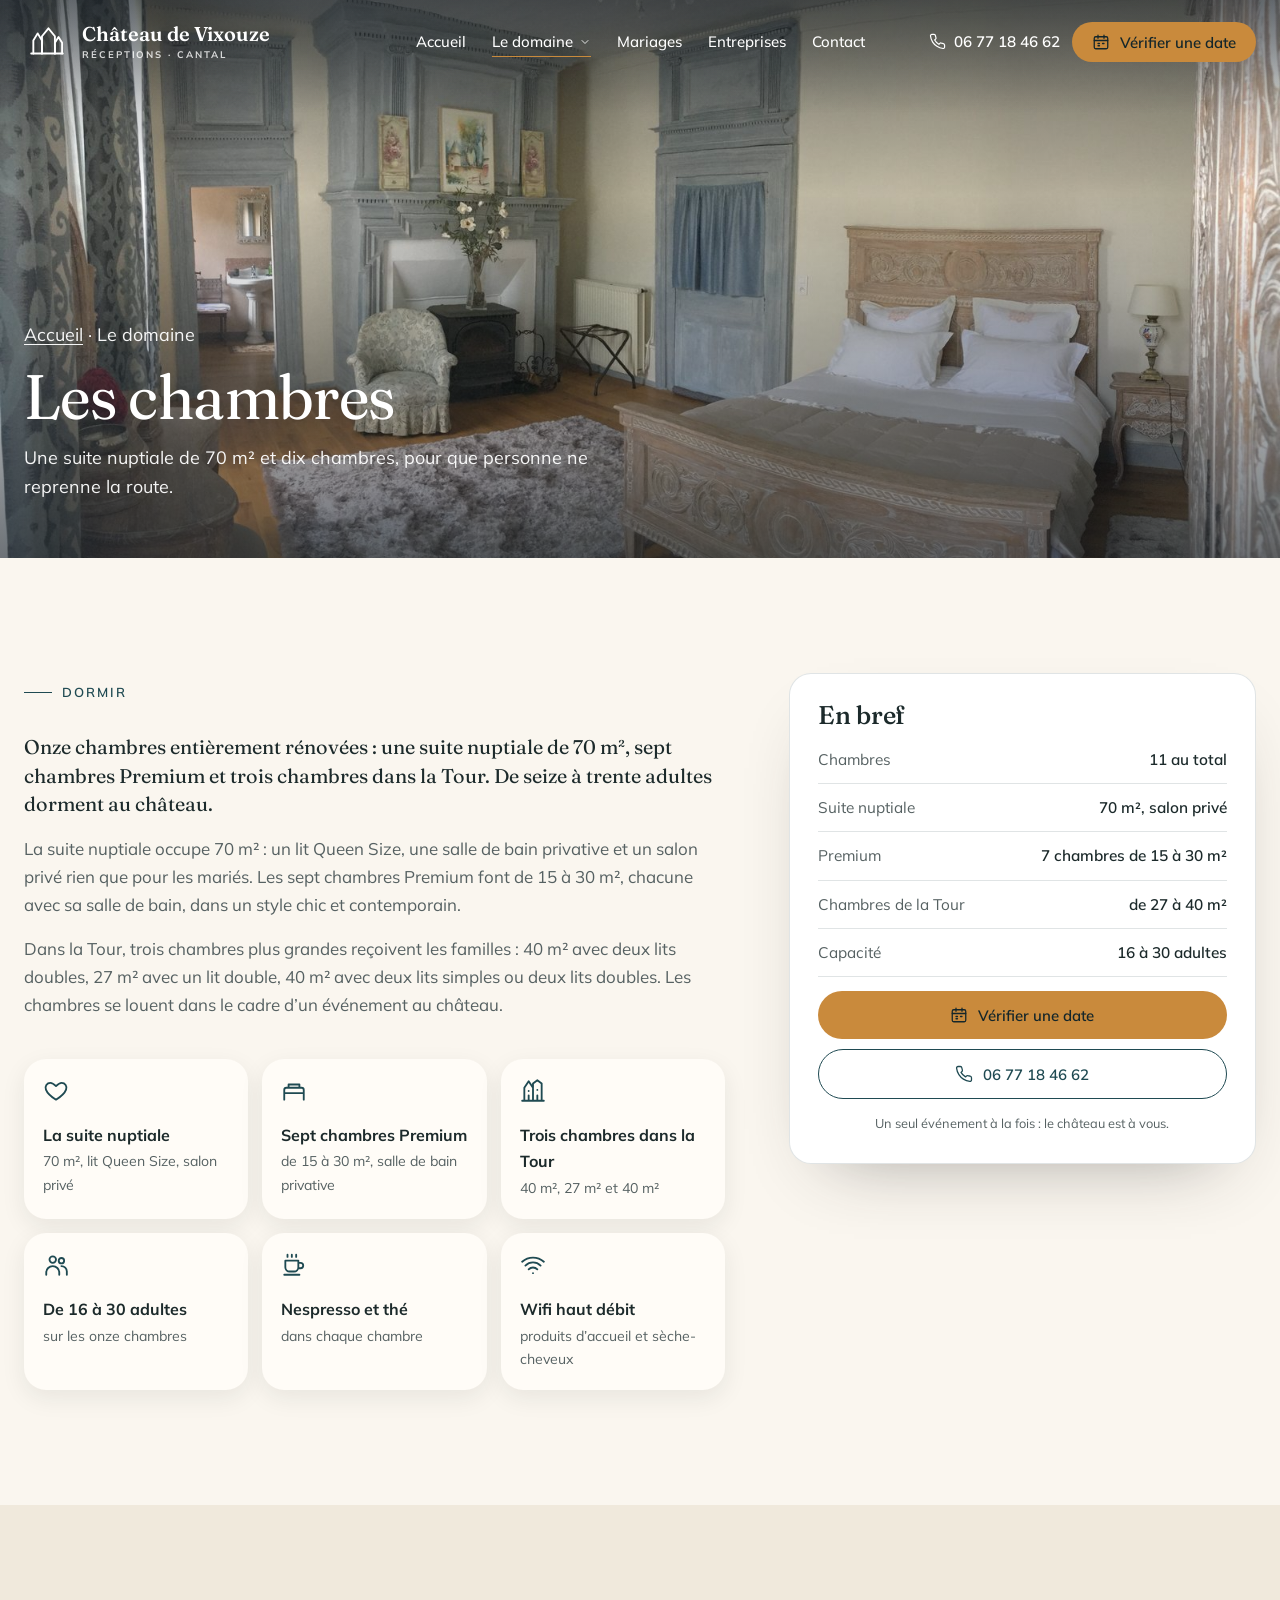
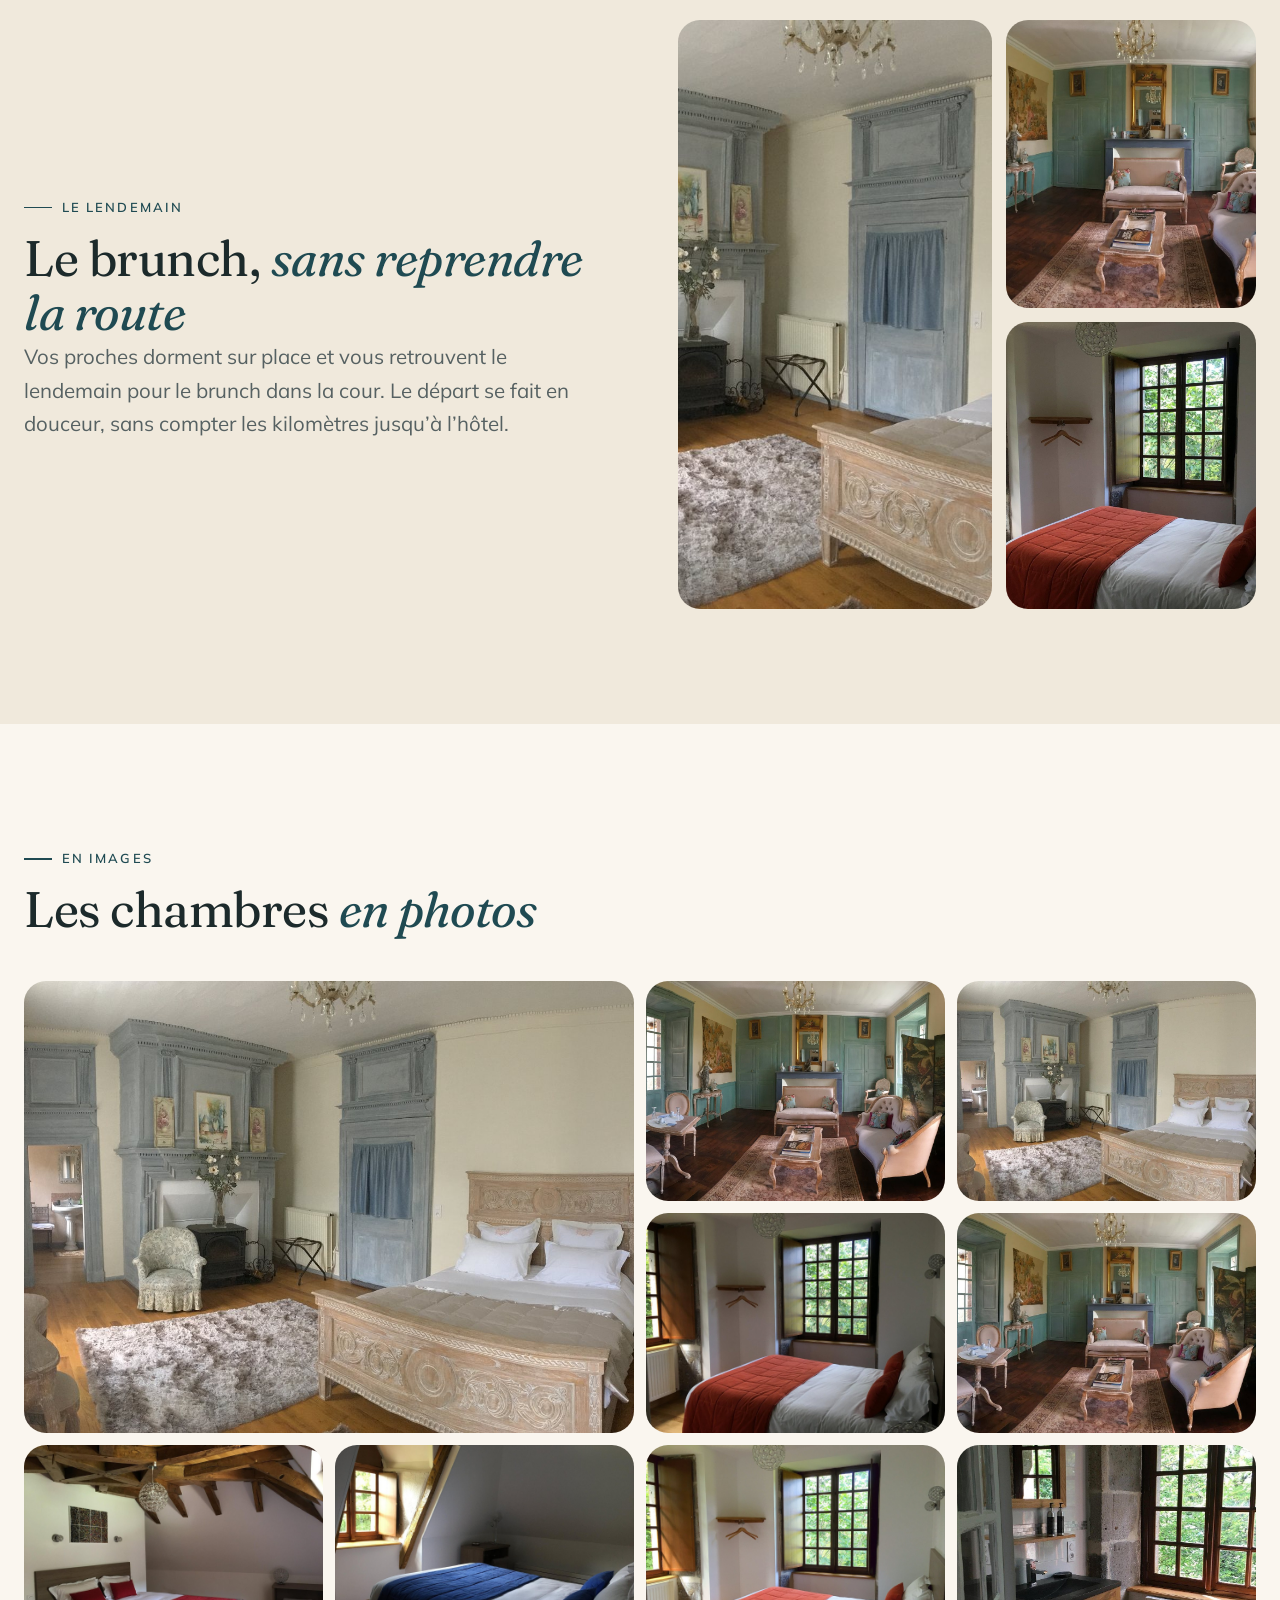
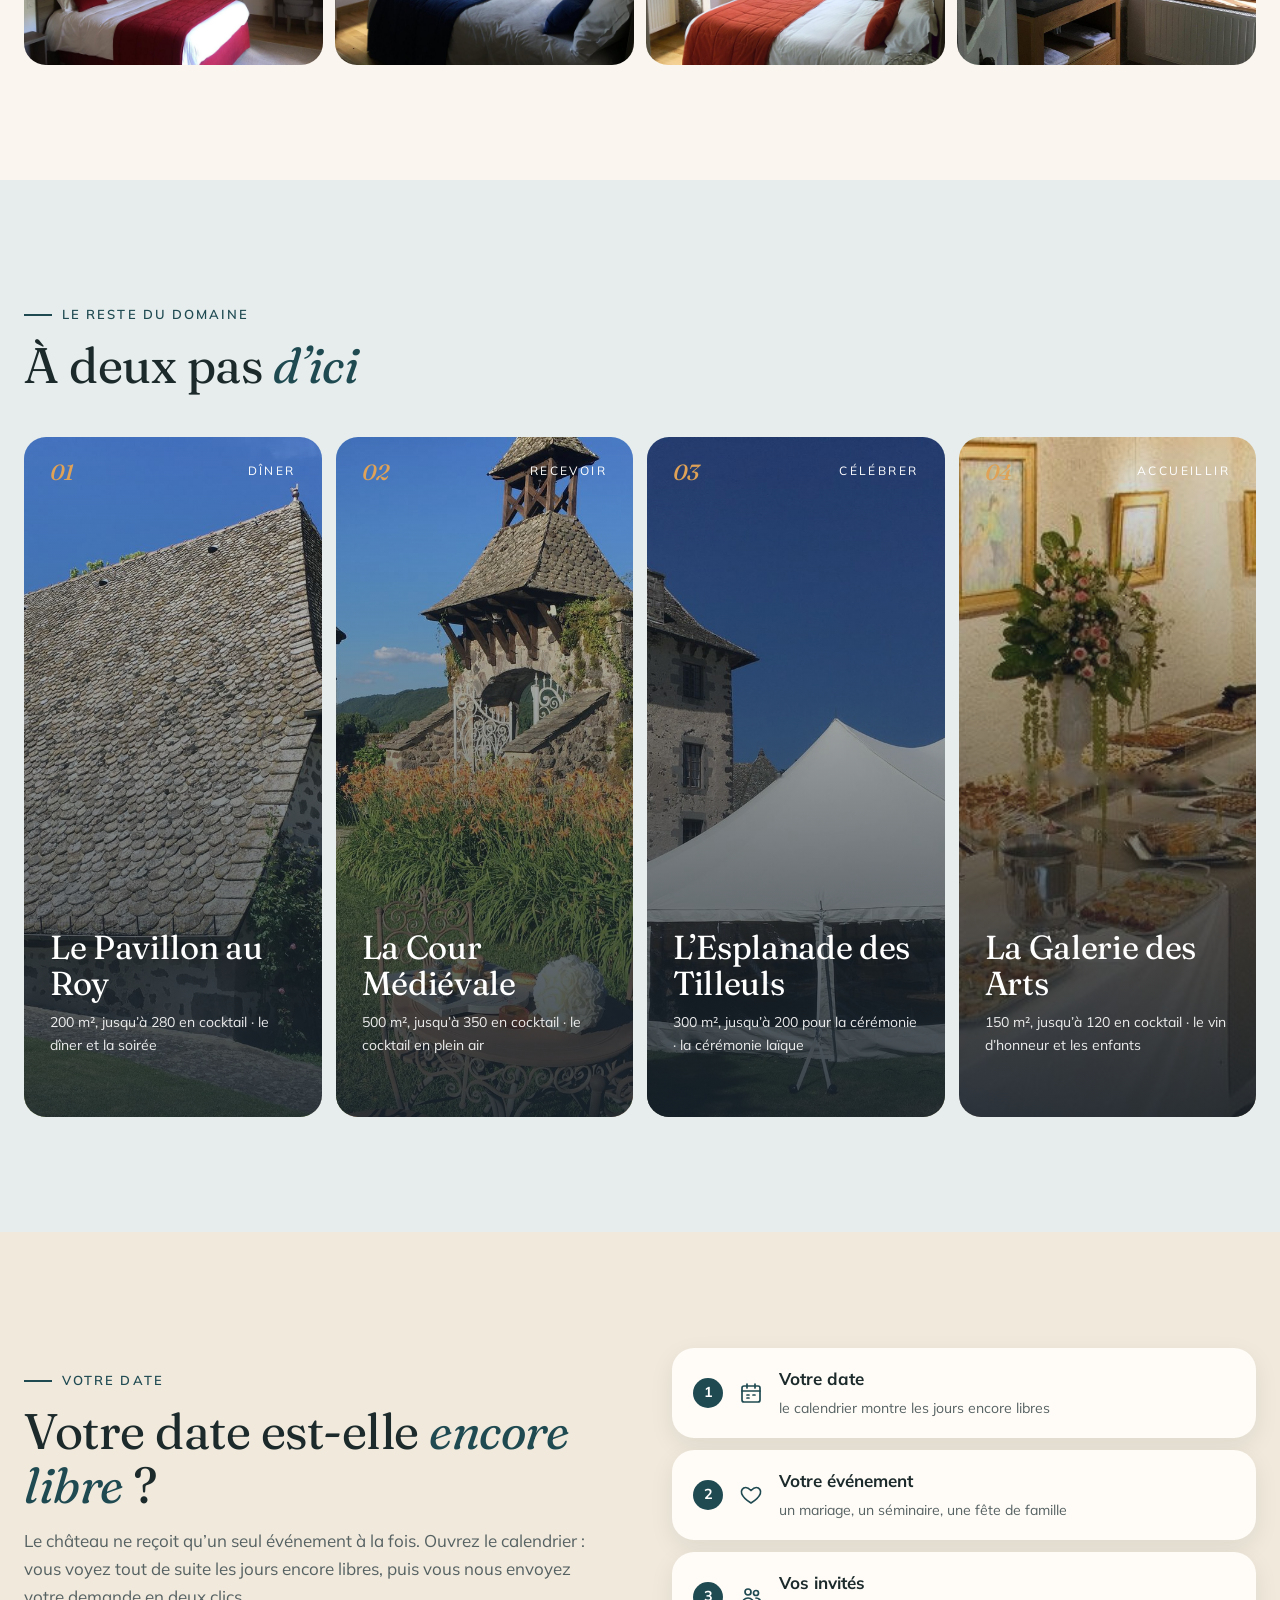
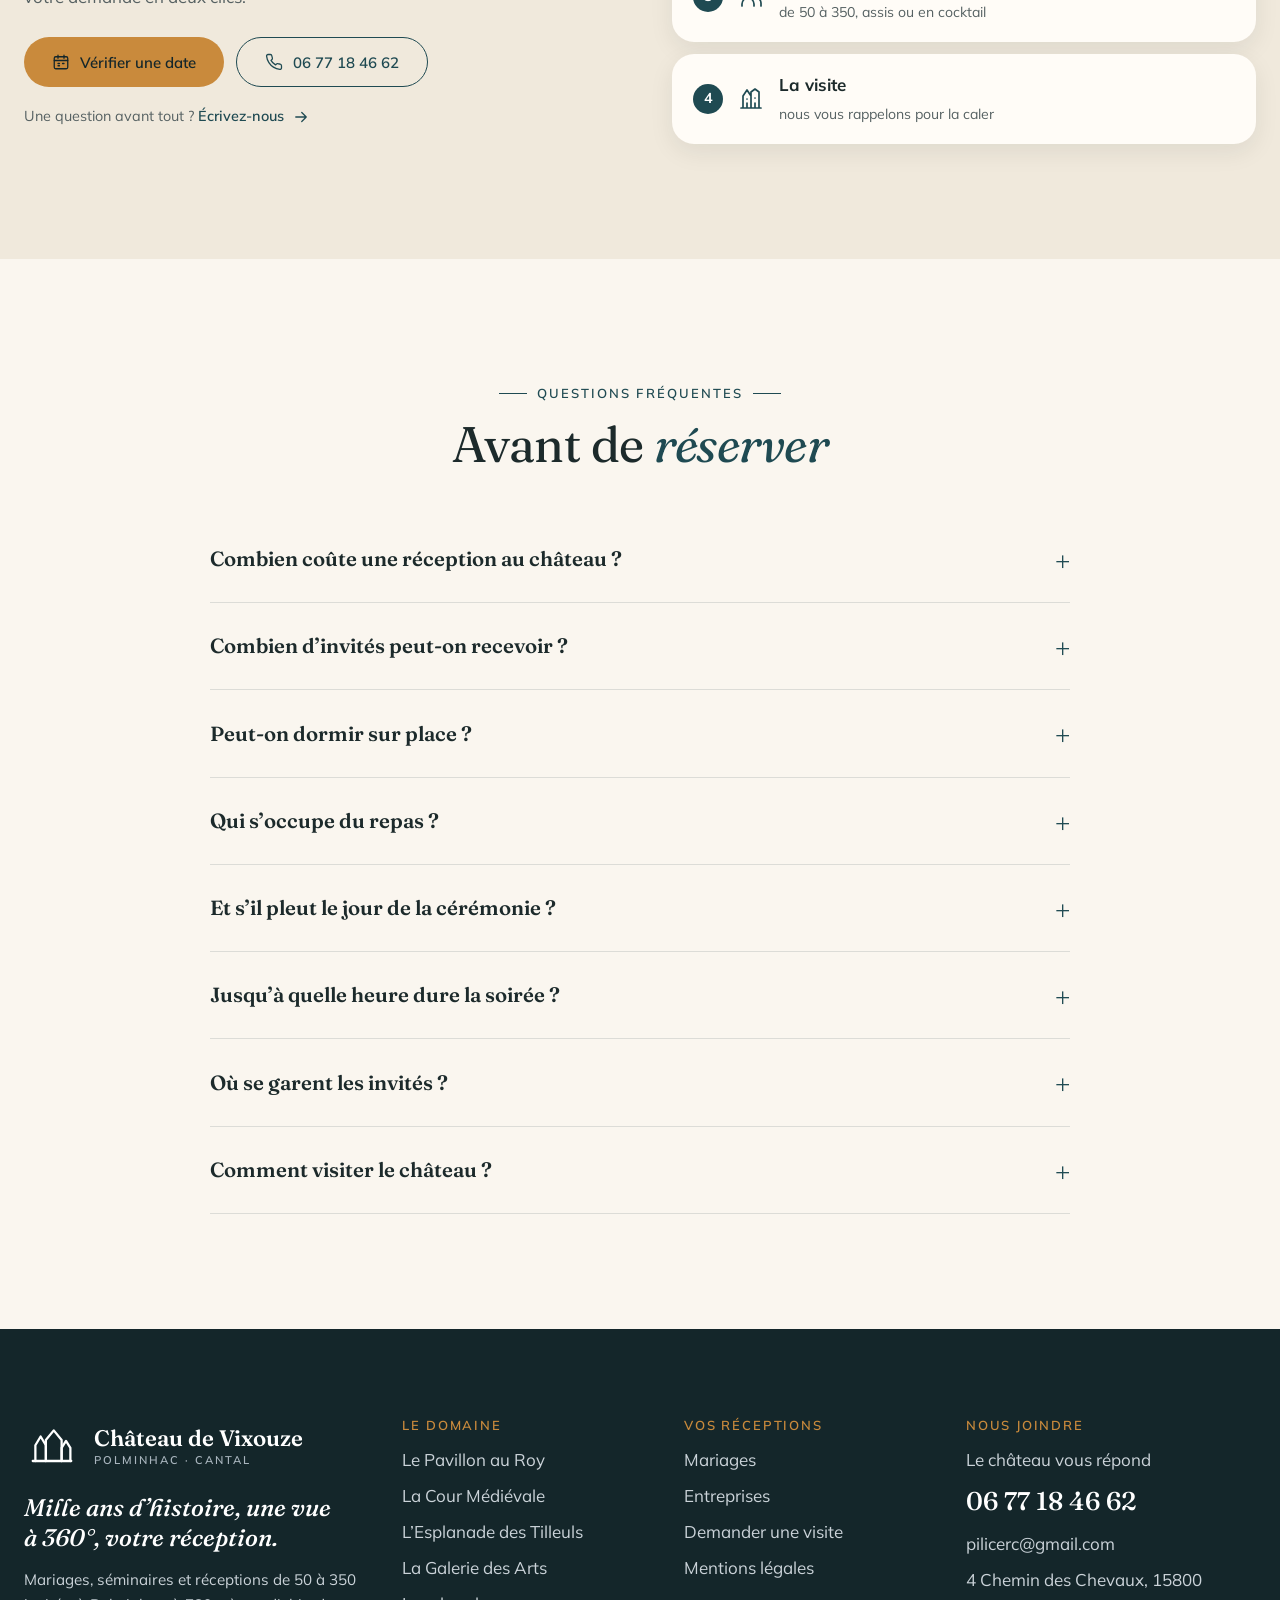
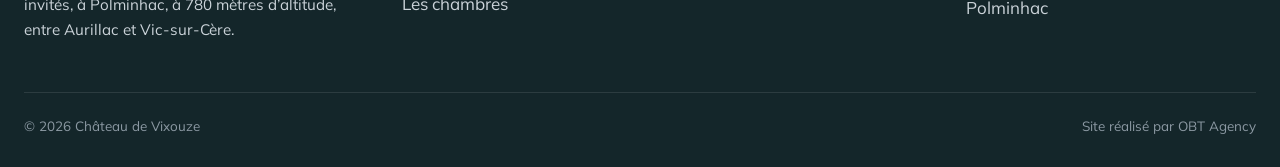
<file: chambres.html>
<!doctype html>
<html lang="fr">
<head>
<meta charset="utf-8">
<meta name="viewport" content="width=device-width, initial-scale=1">
<meta name="robots" content="noindex, nofollow">
<title>Les chambres · Château de Vixouze</title>
<meta name="description" content="Les chambres du Château de Vixouze à Polminhac (Cantal) : 11 chambres, de 16 à 30 adultes, pour la nuit des mariés et des invités.">
<link rel="icon" href="images/favicon.svg" type="image/svg+xml">
<link rel="preconnect" href="https://fonts.googleapis.com">
<link rel="preconnect" href="https://fonts.gstatic.com" crossorigin>
<link href="https://fonts.googleapis.com/css2?family=Fraunces:ital,opsz,wght@0,9..144,300..700;1,9..144,300..700&family=Mulish:wght@400;500;600;700&display=swap" rel="stylesheet">
<link rel="stylesheet" href="css/style.css">
</head>
<body data-page="chambres">
<header class="entete">
  <div class="conteneur barre">
    <a class="logo" href="index.html" aria-label="Château de Vixouze, accueil"><span class="monogramme"><svg viewBox="0 0 64 64" fill="none" stroke="currentColor" stroke-width="2.6" stroke-linecap="round" stroke-linejoin="round" aria-hidden="true"><path d="M13 48V30l6-10 6 10v18"/><path d="M25 48V24l9-11 9 11v24"/><path d="M43 48V33l5-8 5 8v15"/><path d="M10 48h44"/></svg></span><span class="nom">Château de Vixouze<small>Réceptions · Cantal</small></span></a>
    <ul class="menu">
      <li><a href="index.html">Accueil</a></li>
      <li><a class="ouvrir actif" href="pavillon-au-roy.html">Le domaine <svg viewBox="0 0 24 24" fill="none" stroke="currentColor" stroke-width="1.7" stroke-linecap="round" stroke-linejoin="round" aria-hidden="true"><path d="m6 9 6 6 6-6"/></svg></a>
        <div class="sous-menu"><a href="pavillon-au-roy.html"><img src="images/pavillon/diner.jpg" alt=""><span>Le Pavillon au Roy<small>le dîner et la soirée</small></span></a><a href="cour-medievale.html"><img src="images/cour/jardin-tours.jpg" alt=""><span>La Cour Médiévale<small>le cocktail en plein air</small></span></a><a href="esplanade-des-tilleuls.html"><img src="images/tilleuls/ceremonie.jpg" alt=""><span>L’Esplanade des Tilleuls<small>la cérémonie laïque</small></span></a><a href="galerie-des-arts.html"><img src="images/galerie/buffet.jpg" alt=""><span>La Galerie des Arts<small>le vin d’honneur et les enfants</small></span></a><a href="chambres.html"><img src="images/chambres/suite.jpg" alt=""><span>Les chambres<small>la nuit des mariés et des invités</small></span></a></div></li>
      <li><a href="mariages.html">Mariages</a></li>
      <li><a href="entreprises.html">Entreprises</a></li>
      <li><a href="contact.html">Contact</a></li>
    </ul>
    <div class="actions">
      <a class="tel-entete" href="tel:+33677184662"><svg viewBox="0 0 24 24" fill="none" stroke="currentColor" stroke-width="1.7" stroke-linecap="round" stroke-linejoin="round" aria-hidden="true"><path d="M22 16.9v3a2 2 0 0 1-2.2 2 19.8 19.8 0 0 1-8.6-3.1 19.5 19.5 0 0 1-6-6A19.8 19.8 0 0 1 2.1 4.2 2 2 0 0 1 4.1 2h3a2 2 0 0 1 2 1.7c.1 1 .4 1.9.7 2.8a2 2 0 0 1-.5 2.1L8 9.9a16 16 0 0 0 6 6l1.3-1.3a2 2 0 0 1 2.1-.4c.9.3 1.8.6 2.8.7a2 2 0 0 1 1.7 2z"/></svg><span>06 77 18 46 62</span></a>
      <a class="btn btn-plein" href="contact.html#demande" data-date><svg viewBox="0 0 24 24" fill="none" stroke="currentColor" stroke-width="1.7" stroke-linecap="round" stroke-linejoin="round" aria-hidden="true"><rect x="3" y="5" width="18" height="16" rx="2"/><path d="M3 10h18M8 3v4M16 3v4M8 14h2M14 14h2M8 17h2"/></svg> Vérifier une date</a>
      <button class="burger" aria-label="Menu" aria-expanded="false"><span></span></button>
    </div>
  </div>
</header>
<main>
<section class="bandeau">
  <img src="images/chambres/suite.jpg" alt="Les chambres">
  <div class="conteneur">
    <p class="fil"><a href="index.html">Accueil</a> · Le domaine</p>
    <h1>Les chambres</h1>
    <p>Une suite nuptiale de 70 m² et dix chambres, pour que personne ne reprenne la route.</p>
  </div>
</section>

<section class="section">
  <div class="conteneur fiche">
    <div class="intro" data-reveal>
      <span class="surtitre">Dormir</span>
      <p class="chapo">Onze chambres entièrement rénovées : une suite nuptiale de 70 m², sept chambres Premium et trois chambres dans la Tour. De seize à trente adultes dorment au château.</p>
      <p>La suite nuptiale occupe 70 m² : un lit Queen Size, une salle de bain privative et un salon privé rien que pour les mariés. Les sept chambres Premium font de 15 à 30 m², chacune avec sa salle de bain, dans un style chic et contemporain.</p><p>Dans la Tour, trois chambres plus grandes reçoivent les familles : 40 m² avec deux lits doubles, 27 m² avec un lit double, 40 m² avec deux lits simples ou deux lits doubles. Les chambres se louent dans le cadre d’un événement au château.</p>
      <div class="pieces"><div class="piece"><svg viewBox="0 0 24 24" fill="none" stroke="currentColor" stroke-width="1.7" stroke-linecap="round" stroke-linejoin="round" aria-hidden="true"><path d="M12 20s-7.5-4.6-9.3-9.3C1.5 7.5 3.6 4.5 6.8 4.5c2 0 3.3 1.1 5.2 3 1.9-1.9 3.2-3 5.2-3 3.2 0 5.3 3 4.1 6.2C19.5 15.4 12 20 12 20z"/></svg><strong>La suite nuptiale</strong><small>70 m², lit Queen Size, salon privé</small></div><div class="piece"><svg viewBox="0 0 24 24" fill="none" stroke="currentColor" stroke-width="1.7" stroke-linecap="round" stroke-linejoin="round" aria-hidden="true"><path d="M3 18v-7a2 2 0 0 1 2-2h14a2 2 0 0 1 2 2v7M3 14h18M3 18v2M21 18v2M7 9V6h10v3"/></svg><strong>Sept chambres Premium</strong><small>de 15 à 30 m², salle de bain privative</small></div><div class="piece"><svg viewBox="0 0 24 24" fill="none" stroke="currentColor" stroke-width="1.7" stroke-linecap="round" stroke-linejoin="round" aria-hidden="true"><path d="M4 21V9l4-6 4 6M12 21V5l4-3 4 3v16M8 21v-5M16 21v-5M2 21h20M8 12h.01M16 11h.01"/></svg><strong>Trois chambres dans la Tour</strong><small>40 m², 27 m² et 40 m²</small></div><div class="piece"><svg viewBox="0 0 24 24" fill="none" stroke="currentColor" stroke-width="1.7" stroke-linecap="round" stroke-linejoin="round" aria-hidden="true"><circle cx="9" cy="7" r="3"/><path d="M3 21v-2a6 6 0 0 1 12 0v2"/><circle cx="17" cy="8" r="2.5"/><path d="M17 13a5 5 0 0 1 5 5v3"/></svg><strong>De 16 à 30 adultes</strong><small>sur les onze chambres</small></div><div class="piece"><svg viewBox="0 0 24 24" fill="none" stroke="currentColor" stroke-width="1.7" stroke-linecap="round" stroke-linejoin="round" aria-hidden="true"><path d="M4 8h12v6a4 4 0 0 1-4 4H8a4 4 0 0 1-4-4zM16 10h2a2.5 2.5 0 0 1 0 5h-2M6 2.5v2M10 2.5v2M14 2.5v2M3 21h14"/></svg><strong>Nespresso et thé</strong><small>dans chaque chambre</small></div><div class="piece"><svg viewBox="0 0 24 24" fill="none" stroke="currentColor" stroke-width="1.7" stroke-linecap="round" stroke-linejoin="round" aria-hidden="true"><path d="M5 12.5a10 10 0 0 1 14 0M8 16a5.5 5.5 0 0 1 8 0M12 19.5h.01M2 9a15 15 0 0 1 20 0"/></svg><strong>Wifi haut débit</strong><small>produits d’accueil et sèche-cheveux</small></div></div>
    </div>
    <aside class="encart" data-reveal>
      <h3>En bref</h3>
      <div class="ligne"><span>Chambres</span><strong>11 au total</strong></div><div class="ligne"><span>Suite nuptiale</span><strong>70 m², salon privé</strong></div><div class="ligne"><span>Premium</span><strong>7 chambres de 15 à 30 m²</strong></div><div class="ligne"><span>Chambres de la Tour</span><strong>de 27 à 40 m²</strong></div><div class="ligne"><span>Capacité</span><strong>16 à 30 adultes</strong></div>
      <a class="btn btn-plein" href="contact.html#demande" data-date><svg viewBox="0 0 24 24" fill="none" stroke="currentColor" stroke-width="1.7" stroke-linecap="round" stroke-linejoin="round" aria-hidden="true"><rect x="3" y="5" width="18" height="16" rx="2"/><path d="M3 10h18M8 3v4M16 3v4M8 14h2M14 14h2M8 17h2"/></svg> Vérifier une date</a>
      <a class="btn btn-contour" href="tel:+33677184662"><svg viewBox="0 0 24 24" fill="none" stroke="currentColor" stroke-width="1.7" stroke-linecap="round" stroke-linejoin="round" aria-hidden="true"><path d="M22 16.9v3a2 2 0 0 1-2.2 2 19.8 19.8 0 0 1-8.6-3.1 19.5 19.5 0 0 1-6-6A19.8 19.8 0 0 1 2.1 4.2 2 2 0 0 1 4.1 2h3a2 2 0 0 1 2 1.7c.1 1 .4 1.9.7 2.8a2 2 0 0 1-.5 2.1L8 9.9a16 16 0 0 0 6 6l1.3-1.3a2 2 0 0 1 2.1-.4c.9.3 1.8.6 2.8.7a2 2 0 0 1 1.7 2z"/></svg> 06 77 18 46 62</a>
      <p class="petit-encart">Un seul événement à la fois : le château est à vous.</p>
    </aside>
  </div>
</section>

<section class="section creme">
  <div class="conteneur split">
    <div data-reveal>
      <span class="surtitre">Le lendemain</span>
      <h2>Le brunch, <em class="it">sans reprendre la route</em></h2>
      <p class="chapeau">Vos proches dorment sur place et vous retrouvent le lendemain pour le brunch dans la cour. Le départ se fait en douceur, sans compter les kilomètres jusqu’à l’hôtel.</p>
    </div>
    <div class="duo-photos" data-reveal><img src="images/chambres/suite.jpg" alt="Le brunch," loading="lazy" decoding="async"><img src="images/chambres/salon-prive.jpg" alt="Le brunch," loading="lazy" decoding="async"><img src="images/chambres/premium-rouge.jpg" alt="Le brunch," loading="lazy" decoding="async"></div>
  </div>
</section>

<section class="section" id="galerie">
  <div class="conteneur">
    <div class="entete-section"><div><span class="surtitre">En images</span><h2>Les chambres <em class="it">en photos</em></h2></div></div>
    <div class="mosaique" data-reveal><button class="grand" data-galerie="images/chambres/suite.jpg" data-legende="La suite nuptiale et son lit Queen Size" aria-label="Agrandir : La suite nuptiale et son lit Queen Size"><img src="images/chambres/suite.jpg" alt="La suite nuptiale et son lit Queen Size" loading="lazy" decoding="async"><span>La suite nuptiale et son lit Queen Size</span></button><button class="" data-galerie="images/chambres/salon-prive.jpg" data-legende="Le salon privé de la suite" aria-label="Agrandir : Le salon privé de la suite"><img src="images/chambres/salon-prive.jpg" alt="Le salon privé de la suite" loading="lazy" decoding="async"><span>Le salon privé de la suite</span></button><button class="" data-galerie="images/chambres/suite-cheminee.jpg" data-legende="La suite nuptiale côté cheminée" aria-label="Agrandir : La suite nuptiale côté cheminée"><img src="images/chambres/suite-cheminee.jpg" alt="La suite nuptiale côté cheminée" loading="lazy" decoding="async"><span>La suite nuptiale côté cheminée</span></button><button class="" data-galerie="images/chambres/premium-rouge.jpg" data-legende="Une chambre Premium en rouge" aria-label="Agrandir : Une chambre Premium en rouge"><img src="images/chambres/premium-rouge.jpg" alt="Une chambre Premium en rouge" loading="lazy" decoding="async"><span>Une chambre Premium en rouge</span></button><button class="" data-galerie="images/chambres/salon.jpg" data-legende="Le salon de la suite, côté fenêtres" aria-label="Agrandir : Le salon de la suite, côté fenêtres"><img src="images/chambres/salon.jpg" alt="Le salon de la suite, côté fenêtres" loading="lazy" decoding="async"><span>Le salon de la suite, côté fenêtres</span></button><button class="" data-galerie="images/chambres/tour.jpg" data-legende="Une chambre de la Tour, sous les poutres" aria-label="Agrandir : Une chambre de la Tour, sous les poutres"><img src="images/chambres/tour.jpg" alt="Une chambre de la Tour, sous les poutres" loading="lazy" decoding="async"><span>Une chambre de la Tour, sous les poutres</span></button><button class="" data-galerie="images/chambres/premium-bleue.jpg" data-legende="Une chambre Premium en bleu" aria-label="Agrandir : Une chambre Premium en bleu"><img src="images/chambres/premium-bleue.jpg" alt="Une chambre Premium en bleu" loading="lazy" decoding="async"><span>Une chambre Premium en bleu</span></button><button class="" data-galerie="images/chambres/premium-orange.jpg" data-legende="Une chambre Premium, vue sur la vallée" aria-label="Agrandir : Une chambre Premium, vue sur la vallée"><img src="images/chambres/premium-orange.jpg" alt="Une chambre Premium, vue sur la vallée" loading="lazy" decoding="async"><span>Une chambre Premium, vue sur la vallée</span></button><button class="" data-galerie="images/chambres/bain.jpg" data-legende="Une salle de bain privative" aria-label="Agrandir : Une salle de bain privative"><img src="images/chambres/bain.jpg" alt="Une salle de bain privative" loading="lazy" decoding="async"><span>Une salle de bain privative</span></button></div>
  </div>
</section>

<section class="section glacier">
  <div class="conteneur">
    <div class="entete-section"><div><span class="surtitre">Le reste du domaine</span><h2>À deux pas <em class="it">d’ici</em></h2></div></div>
    <div class="portes" data-reveal><a class="porte" href="pavillon-au-roy.html">
        <img src="images/pavillon/exterieur.jpg" alt="Le Pavillon au Roy" loading="lazy" decoding="async">
        <span class="num">01</span><span class="verbe">Dîner</span>
        <div class="bas">
          <h3>Le Pavillon au Roy</h3>
          <div class="infos">200 m², jusqu’à 280 en cocktail · le dîner et la soirée</div>
          <p>Une charpente de cinq siècles pour le dîner et la piste de danse, jusqu’à 200 convives assis.</p>
          <span class="btn btn-plein">Découvrir</span>
        </div>
      </a><a class="porte" href="cour-medievale.html">
        <img src="images/cour/jardin-table.jpg" alt="La Cour Médiévale" loading="lazy" decoding="async">
        <span class="num">02</span><span class="verbe">Recevoir</span>
        <div class="bas">
          <h3>La Cour Médiévale</h3>
          <div class="infos">500 m², jusqu’à 350 en cocktail · le cocktail en plein air</div>
          <p>Cinq cents mètres carrés entre deux donjons et trois bassins, face aux Monts d’Auvergne.</p>
          <span class="btn btn-plein">Découvrir</span>
        </div>
      </a><a class="porte" href="esplanade-des-tilleuls.html">
        <img src="images/tilleuls/tente.jpg" alt="L’Esplanade des Tilleuls" loading="lazy" decoding="async">
        <span class="num">03</span><span class="verbe">Célébrer</span>
        <div class="bas">
          <h3>L’Esplanade des Tilleuls</h3>
          <div class="infos">300 m², jusqu’à 200 pour la cérémonie · la cérémonie laïque</div>
          <p>Trois cents mètres carrés sous les tilleuls, face à la vallée, pour dire oui en plein air.</p>
          <span class="btn btn-plein">Découvrir</span>
        </div>
      </a><a class="porte" href="galerie-des-arts.html">
        <img src="images/galerie/buffet.jpg" alt="La Galerie des Arts" loading="lazy" decoding="async">
        <span class="num">04</span><span class="verbe">Accueillir</span>
        <div class="bas">
          <h3>La Galerie des Arts</h3>
          <div class="infos">150 m², jusqu’à 120 en cocktail · le vin d’honneur et les enfants</div>
          <p>Cent cinquante mètres carrés pour le vin d’honneur, le repli s’il pleut et le coin des enfants.</p>
          <span class="btn btn-plein">Découvrir</span>
        </div>
      </a></div>
  </div>
</section>

<section class="section creme" id="reservation">
  <div class="conteneur bloc-resa">
    <div data-reveal>
      <span class="surtitre">Votre date</span>
      <h2>Votre date est-elle <em class="it">encore libre</em> ?</h2>
      <p class="intro-contact">Le château ne reçoit qu’un seul événement à la fois. Ouvrez le calendrier : vous voyez tout de suite les jours encore libres, puis vous nous envoyez votre demande en deux clics.</p>
      <div class="boutons"><a class="btn btn-plein" href="contact.html#demande" data-date><svg viewBox="0 0 24 24" fill="none" stroke="currentColor" stroke-width="1.7" stroke-linecap="round" stroke-linejoin="round" aria-hidden="true"><rect x="3" y="5" width="18" height="16" rx="2"/><path d="M3 10h18M8 3v4M16 3v4M8 14h2M14 14h2M8 17h2"/></svg> Vérifier une date</a><a class="btn btn-contour" href="tel:+33677184662"><svg viewBox="0 0 24 24" fill="none" stroke="currentColor" stroke-width="1.7" stroke-linecap="round" stroke-linejoin="round" aria-hidden="true"><path d="M22 16.9v3a2 2 0 0 1-2.2 2 19.8 19.8 0 0 1-8.6-3.1 19.5 19.5 0 0 1-6-6A19.8 19.8 0 0 1 2.1 4.2 2 2 0 0 1 4.1 2h3a2 2 0 0 1 2 1.7c.1 1 .4 1.9.7 2.8a2 2 0 0 1-.5 2.1L8 9.9a16 16 0 0 0 6 6l1.3-1.3a2 2 0 0 1 2.1-.4c.9.3 1.8.6 2.8.7a2 2 0 0 1 1.7 2z"/></svg> 06 77 18 46 62</a></div>
      <p class="petit">Une question avant tout ? <a class="lien-fleche" href="contact.html">Écrivez-nous <svg viewBox="0 0 24 24" fill="none" stroke="currentColor" stroke-width="1.7" stroke-linecap="round" stroke-linejoin="round" aria-hidden="true"><path d="M5 12h14M13 6l6 6-6 6"/></svg></a></p>
    </div>
    <ol class="etapes-resa" data-reveal><li><span class="num">1</span><svg viewBox="0 0 24 24" fill="none" stroke="currentColor" stroke-width="1.7" stroke-linecap="round" stroke-linejoin="round" aria-hidden="true"><rect x="3" y="5" width="18" height="16" rx="2"/><path d="M3 10h18M8 3v4M16 3v4M8 14h2M14 14h2M8 17h2"/></svg><div><strong>Votre date</strong><small>le calendrier montre les jours encore libres</small></div></li><li><span class="num">2</span><svg viewBox="0 0 24 24" fill="none" stroke="currentColor" stroke-width="1.7" stroke-linecap="round" stroke-linejoin="round" aria-hidden="true"><path d="M12 20s-7.5-4.6-9.3-9.3C1.5 7.5 3.6 4.5 6.8 4.5c2 0 3.3 1.1 5.2 3 1.9-1.9 3.2-3 5.2-3 3.2 0 5.3 3 4.1 6.2C19.5 15.4 12 20 12 20z"/></svg><div><strong>Votre événement</strong><small>un mariage, un séminaire, une fête de famille</small></div></li><li><span class="num">3</span><svg viewBox="0 0 24 24" fill="none" stroke="currentColor" stroke-width="1.7" stroke-linecap="round" stroke-linejoin="round" aria-hidden="true"><circle cx="9" cy="7" r="3"/><path d="M3 21v-2a6 6 0 0 1 12 0v2"/><circle cx="17" cy="8" r="2.5"/><path d="M17 13a5 5 0 0 1 5 5v3"/></svg><div><strong>Vos invités</strong><small>de 50 à 350, assis ou en cocktail</small></div></li><li><span class="num">4</span><svg viewBox="0 0 24 24" fill="none" stroke="currentColor" stroke-width="1.7" stroke-linecap="round" stroke-linejoin="round" aria-hidden="true"><path d="M4 21V9l4-6 4 6M12 21V5l4-3 4 3v16M8 21v-5M16 21v-5M2 21h20M8 12h.01M16 11h.01"/></svg><div><strong>La visite</strong><small>nous vous rappelons pour la caler</small></div></li></ol>
  </div>
</section>
<section class="section" id="questions">
  <div class="conteneur">
    <div class="entete-section centre"><div><span class="surtitre">Questions fréquentes</span><h2>Avant de <em class="it">réserver</em></h2></div></div>
    <div class="faq"><details><summary>Combien coûte une réception au château ?</summary><p>La location du domaine commence à 8 800 €, selon la date, la formule et le nombre d’invités. Trois formules existent : le Pack Noces avec les essentiels, le Pack Premium qui ajoute les installations techniques, le Pack Cérémonie Laïque pour l’expérience complète. Appelez-nous au 06 77 18 46 62 pour un devis à votre date.</p></details><details><summary>Combien d’invités peut-on recevoir ?</summary><p>De 50 à 350 personnes. Le Pavillon au Roy reçoit jusqu’à 200 convives assis et 280 en cocktail, la Cour Médiévale jusqu’à 350 en cocktail, l’Esplanade des Tilleuls jusqu’à 200 pour la cérémonie. Le château ne reçoit qu’un seul événement à la fois : le domaine entier est à vous.</p></details><details><summary>Peut-on dormir sur place ?</summary><p>Oui : onze chambres accueillent de seize à trente adultes, dont une suite nuptiale de 70 m² avec son salon privé. Elles se louent dans le cadre d’un événement au château. Les familles nombreuses prennent les chambres de la Tour, jusqu’à quatre couchages.</p></details><details><summary>Qui s’occupe du repas ?</summary><p>Le château travaille avec des traiteurs partenaires, qui connaissent la cuisine du Pavillon au Roy et son office de préparation. Les prestataires référencés couvrent aussi le DJ, les fleuristes et les photographes. Dites-nous votre projet, nous vous mettons en relation.</p></details><details><summary>Et s’il pleut le jour de la cérémonie ?</summary><p>La Galerie des Arts prend le relais pour le vin d’honneur, en quelques minutes, sans rien changer au reste de la journée. La tente de l’Esplanade des Tilleuls abrite la cérémonie et la piste de danse.</p></details><details><summary>Jusqu’à quelle heure dure la soirée ?</summary><p>La musique peut se prolonger jusqu’à cinq heures du matin dans le Pavillon au Roy. Le départ se fait le lendemain à dix-sept heures. Une navette ramène vos invités, pour trois heures ou pour toute la nuit.</p></details><details><summary>Où se garent les invités ?</summary><p>Trois parkings privés accueillent plus de cent voitures sur le domaine, avec des places supplémentaires à proximité. La gare de Polminhac est à deux minutes, l’aéroport d’Aurillac à vingt-deux minutes.</p></details><details><summary>Comment visiter le château ?</summary><p>Le château est ouvert aux repérages sur rendez-vous. Choisissez une date dans le calendrier ou écrivez-nous : nous vous rappelons pour organiser la visite.</p></details></div>
  </div>
</section>
</main>
<footer class="pied">
  <div class="conteneur">
    <div class="grille">
      <div>
        <a class="logo-pied" href="index.html"><span class="monogramme"><svg viewBox="0 0 64 64" fill="none" stroke="currentColor" stroke-width="2.6" stroke-linecap="round" stroke-linejoin="round" aria-hidden="true"><path d="M13 48V30l6-10 6 10v18"/><path d="M25 48V24l9-11 9 11v24"/><path d="M43 48V33l5-8 5 8v15"/><path d="M10 48h44"/></svg></span><span>Château de Vixouze<small>Polminhac · Cantal</small></span></a>
        <p class="accroche">Mille ans d’histoire, une vue à 360°, votre réception.</p>
        <p>Mariages, séminaires et réceptions de 50 à 350 invités, à Polminhac, à 780 mètres d’altitude, entre Aurillac et Vic-sur-Cère.</p>
      </div>
      <div><h4>Le domaine</h4><ul><li><a href="pavillon-au-roy.html">Le Pavillon au Roy</a></li><li><a href="cour-medievale.html">La Cour Médiévale</a></li><li><a href="esplanade-des-tilleuls.html">L’Esplanade des Tilleuls</a></li><li><a href="galerie-des-arts.html">La Galerie des Arts</a></li><li><a href="chambres.html">Les chambres</a></li></ul></div>
      <div><h4>Vos réceptions</h4><ul><li><a href="mariages.html">Mariages</a></li><li><a href="entreprises.html">Entreprises</a></li><li><a href="contact.html#demande">Demander une visite</a></li><li><a href="mentions-legales.html">Mentions légales</a></li></ul></div>
      <div><h4>Nous joindre</h4><ul><li>Le château vous répond<a class="tel-pied" href="tel:+33677184662">06 77 18 46 62</a></li><li><a href="mailto:pilicerc@gmail.com">pilicerc@gmail.com</a></li><li>4 Chemin des Chevaux, 15800 Polminhac</li></ul></div>
    </div>
    <div class="bas"><span>© 2026 Château de Vixouze</span><span>Site réalisé par OBT Agency</span></div>
  </div>
</footer>
<nav class="barre-mobile" aria-label="Contact rapide">
  <a class="appeler" href="tel:+33677184662"><svg viewBox="0 0 24 24" fill="none" stroke="currentColor" stroke-width="1.7" stroke-linecap="round" stroke-linejoin="round" aria-hidden="true"><path d="M22 16.9v3a2 2 0 0 1-2.2 2 19.8 19.8 0 0 1-8.6-3.1 19.5 19.5 0 0 1-6-6A19.8 19.8 0 0 1 2.1 4.2 2 2 0 0 1 4.1 2h3a2 2 0 0 1 2 1.7c.1 1 .4 1.9.7 2.8a2 2 0 0 1-.5 2.1L8 9.9a16 16 0 0 0 6 6l1.3-1.3a2 2 0 0 1 2.1-.4c.9.3 1.8.6 2.8.7a2 2 0 0 1 1.7 2z"/></svg> Appeler</a>
  <a href="contact.html#demande" data-date><svg viewBox="0 0 24 24" fill="none" stroke="currentColor" stroke-width="1.7" stroke-linecap="round" stroke-linejoin="round" aria-hidden="true"><rect x="3" y="5" width="18" height="16" rx="2"/><path d="M3 10h18M8 3v4M16 3v4M8 14h2M14 14h2M8 17h2"/></svg> Une date</a>
</nav>
<script src="js/site.js"></script>
<script src="js/calendrier.js"></script>
</body>
</html>
</file>
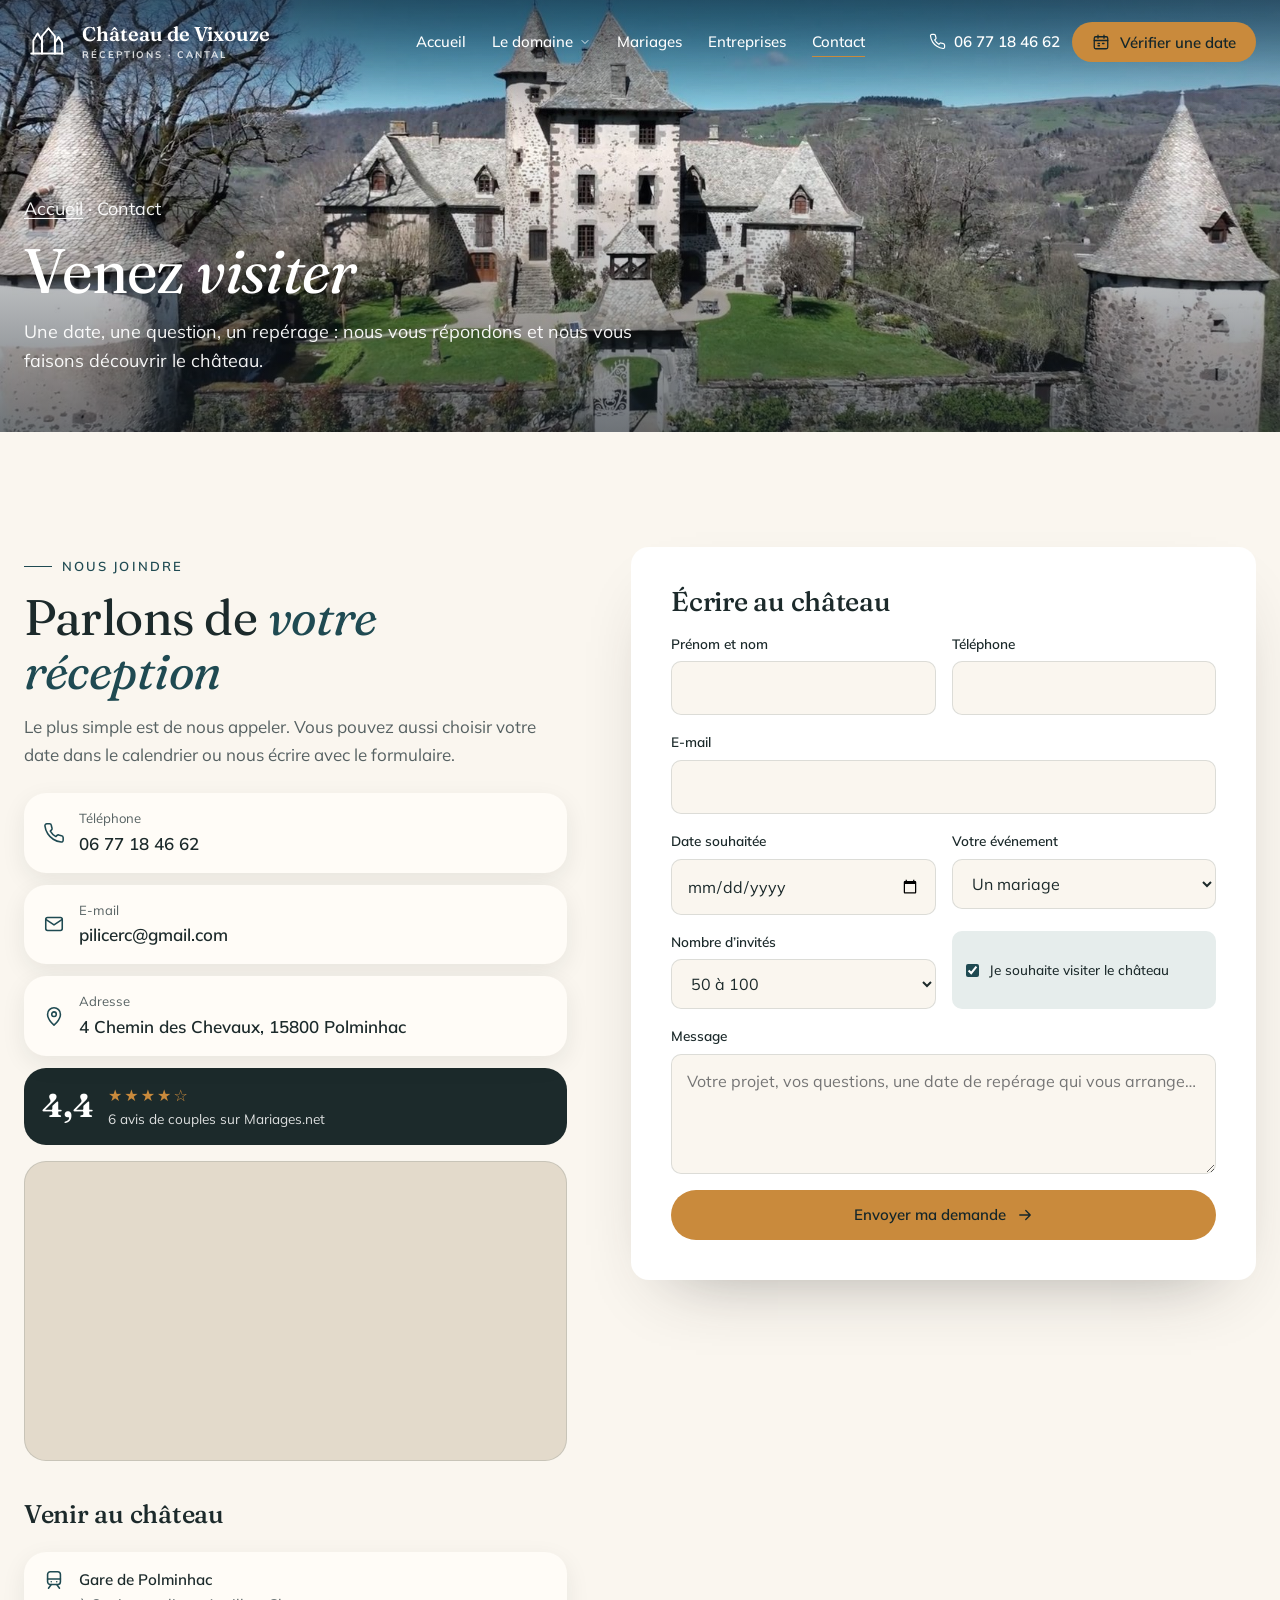
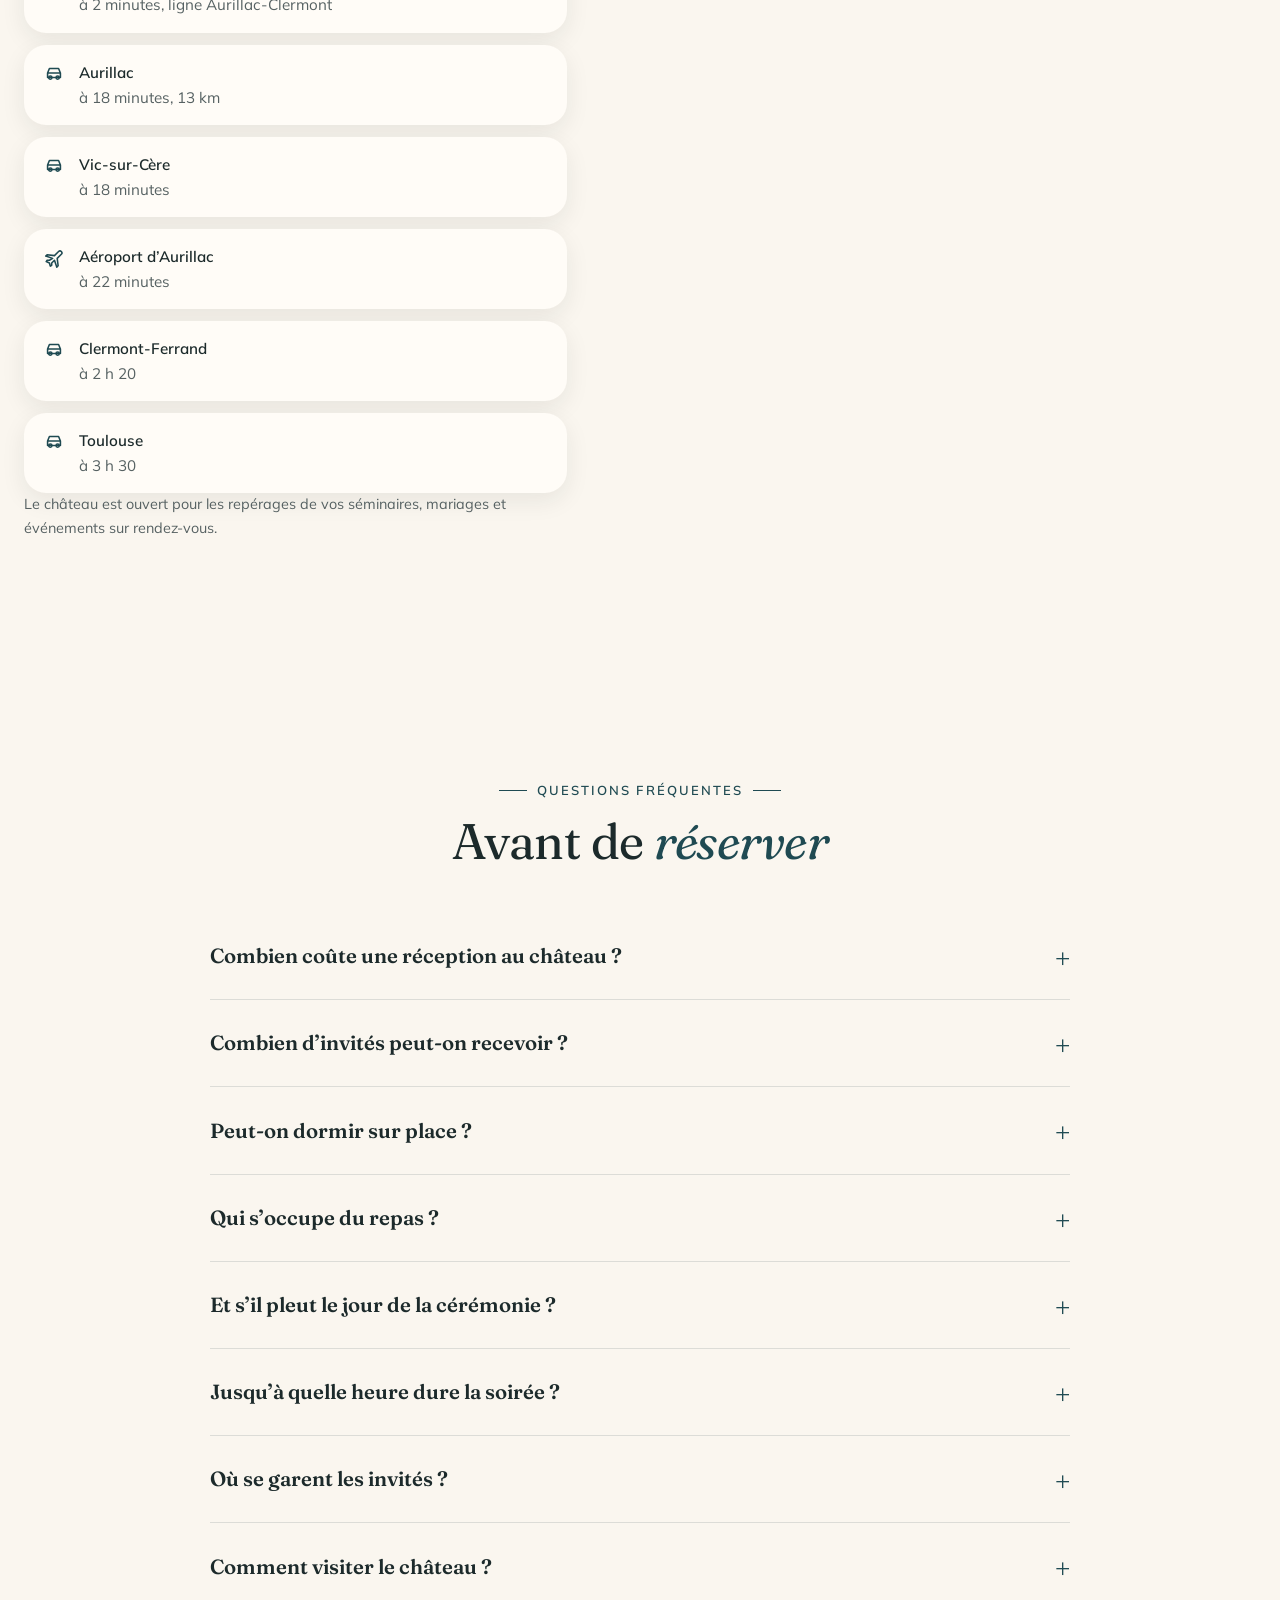
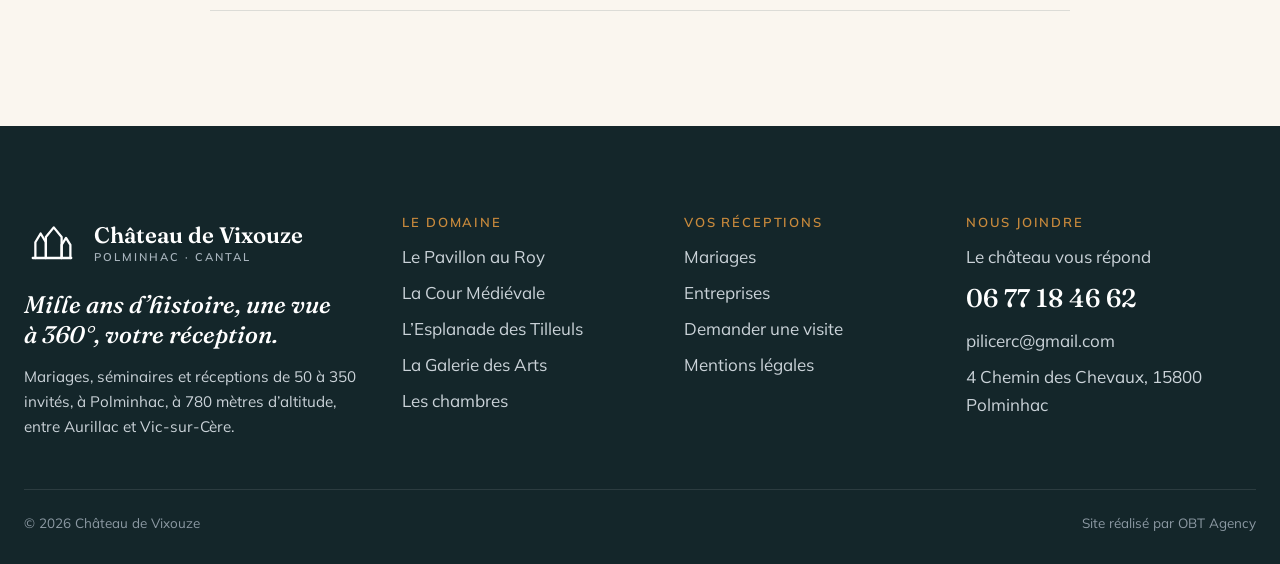
<file: contact.html>
<!doctype html>
<html lang="fr">
<head>
<meta charset="utf-8">
<meta name="viewport" content="width=device-width, initial-scale=1">
<meta name="robots" content="noindex, nofollow">
<title>Contact · Château de Vixouze</title>
<meta name="description" content="Contacter le Château de Vixouze à Polminhac (Cantal) : 06 77 18 46 62, repérage et visite du domaine sur rendez-vous.">
<link rel="icon" href="images/favicon.svg" type="image/svg+xml">
<link rel="preconnect" href="https://fonts.googleapis.com">
<link rel="preconnect" href="https://fonts.gstatic.com" crossorigin>
<link href="https://fonts.googleapis.com/css2?family=Fraunces:ital,opsz,wght@0,9..144,300..700;1,9..144,300..700&family=Mulish:wght@400;500;600;700&display=swap" rel="stylesheet">
<link rel="stylesheet" href="css/style.css">
</head>
<body data-page="contact">
<header class="entete">
  <div class="conteneur barre">
    <a class="logo" href="index.html" aria-label="Château de Vixouze, accueil"><span class="monogramme"><svg viewBox="0 0 64 64" fill="none" stroke="currentColor" stroke-width="2.6" stroke-linecap="round" stroke-linejoin="round" aria-hidden="true"><path d="M13 48V30l6-10 6 10v18"/><path d="M25 48V24l9-11 9 11v24"/><path d="M43 48V33l5-8 5 8v15"/><path d="M10 48h44"/></svg></span><span class="nom">Château de Vixouze<small>Réceptions · Cantal</small></span></a>
    <ul class="menu">
      <li><a href="index.html">Accueil</a></li>
      <li><a class="ouvrir" href="pavillon-au-roy.html">Le domaine <svg viewBox="0 0 24 24" fill="none" stroke="currentColor" stroke-width="1.7" stroke-linecap="round" stroke-linejoin="round" aria-hidden="true"><path d="m6 9 6 6 6-6"/></svg></a>
        <div class="sous-menu"><a href="pavillon-au-roy.html"><img src="images/pavillon/diner.jpg" alt=""><span>Le Pavillon au Roy<small>le dîner et la soirée</small></span></a><a href="cour-medievale.html"><img src="images/cour/jardin-tours.jpg" alt=""><span>La Cour Médiévale<small>le cocktail en plein air</small></span></a><a href="esplanade-des-tilleuls.html"><img src="images/tilleuls/ceremonie.jpg" alt=""><span>L’Esplanade des Tilleuls<small>la cérémonie laïque</small></span></a><a href="galerie-des-arts.html"><img src="images/galerie/buffet.jpg" alt=""><span>La Galerie des Arts<small>le vin d’honneur et les enfants</small></span></a><a href="chambres.html"><img src="images/chambres/suite.jpg" alt=""><span>Les chambres<small>la nuit des mariés et des invités</small></span></a></div></li>
      <li><a href="mariages.html">Mariages</a></li>
      <li><a href="entreprises.html">Entreprises</a></li>
      <li><a href="contact.html" class="actif">Contact</a></li>
    </ul>
    <div class="actions">
      <a class="tel-entete" href="tel:+33677184662"><svg viewBox="0 0 24 24" fill="none" stroke="currentColor" stroke-width="1.7" stroke-linecap="round" stroke-linejoin="round" aria-hidden="true"><path d="M22 16.9v3a2 2 0 0 1-2.2 2 19.8 19.8 0 0 1-8.6-3.1 19.5 19.5 0 0 1-6-6A19.8 19.8 0 0 1 2.1 4.2 2 2 0 0 1 4.1 2h3a2 2 0 0 1 2 1.7c.1 1 .4 1.9.7 2.8a2 2 0 0 1-.5 2.1L8 9.9a16 16 0 0 0 6 6l1.3-1.3a2 2 0 0 1 2.1-.4c.9.3 1.8.6 2.8.7a2 2 0 0 1 1.7 2z"/></svg><span>06 77 18 46 62</span></a>
      <a class="btn btn-plein" href="contact.html#demande" data-date><svg viewBox="0 0 24 24" fill="none" stroke="currentColor" stroke-width="1.7" stroke-linecap="round" stroke-linejoin="round" aria-hidden="true"><rect x="3" y="5" width="18" height="16" rx="2"/><path d="M3 10h18M8 3v4M16 3v4M8 14h2M14 14h2M8 17h2"/></svg> Vérifier une date</a>
      <button class="burger" aria-label="Menu" aria-expanded="false"><span></span></button>
    </div>
  </div>
</header>
<main>
<section class="bandeau court">
  <img src="images/chateau/panorama.jpg" alt="Le château et la vallée de la Cère">
  <div class="conteneur">
    <p class="fil"><a href="index.html">Accueil</a> · Contact</p>
    <h1>Venez <em>visiter</em></h1>
    <p>Une date, une question, un repérage : nous vous répondons et nous vous faisons découvrir le château.</p>
  </div>
</section>

<section class="section">
  <div class="conteneur contact-grille">
    <div data-reveal>
      <span class="surtitre">Nous joindre</span>
      <h2>Parlons de <em class="it">votre réception</em></h2>
      <p class="intro-contact">Le plus simple est de nous appeler. Vous pouvez aussi choisir votre date dans le calendrier ou nous écrire avec le formulaire.</p>
      <div class="coordonnees">
        <a href="tel:+33677184662"><svg viewBox="0 0 24 24" fill="none" stroke="currentColor" stroke-width="1.7" stroke-linecap="round" stroke-linejoin="round" aria-hidden="true"><path d="M22 16.9v3a2 2 0 0 1-2.2 2 19.8 19.8 0 0 1-8.6-3.1 19.5 19.5 0 0 1-6-6A19.8 19.8 0 0 1 2.1 4.2 2 2 0 0 1 4.1 2h3a2 2 0 0 1 2 1.7c.1 1 .4 1.9.7 2.8a2 2 0 0 1-.5 2.1L8 9.9a16 16 0 0 0 6 6l1.3-1.3a2 2 0 0 1 2.1-.4c.9.3 1.8.6 2.8.7a2 2 0 0 1 1.7 2z"/></svg><span><small>Téléphone</small><strong>06 77 18 46 62</strong></span></a>
        <a href="mailto:pilicerc@gmail.com"><svg viewBox="0 0 24 24" fill="none" stroke="currentColor" stroke-width="1.7" stroke-linecap="round" stroke-linejoin="round" aria-hidden="true"><rect x="3" y="5" width="18" height="14" rx="2"/><path d="m3 7 9 6 9-6"/></svg><span><small>E-mail</small><strong>pilicerc@gmail.com</strong></span></a>
        <a href="https://www.google.com/maps/search/?api=1&query=44.940556,2.593611" target="_blank" rel="noopener"><svg viewBox="0 0 24 24" fill="none" stroke="currentColor" stroke-width="1.7" stroke-linecap="round" stroke-linejoin="round" aria-hidden="true"><path d="M12 22s7-6.1 7-12a7 7 0 0 0-14 0c0 5.9 7 12 7 12z"/><circle cx="12" cy="10" r="2.5"/></svg><span><small>Adresse</small><strong>4 Chemin des Chevaux, 15800 Polminhac</strong></span></a>
      </div>
      <a class="note-carte" href="https://www.mariages.net/chateau-mariage/chateau-de-vixouze--e116759" target="_blank" rel="noopener"><strong>4,4</strong><span><span class="etoiles" role="img" aria-label="4,4 étoiles sur 5">★★★★☆</span><small>6 avis de couples sur Mariages.net</small></span></a>
      <div class="carte-maps"><iframe src="https://maps.google.com/maps?q=44.940556,2.593611&z=13&output=embed" title="Le Château de Vixouze sur Google Maps" loading="lazy" referrerpolicy="no-referrer-when-downgrade"></iframe></div>
      <h3 class="titre-acces" id="acces">Venir au château</h3>
      <ul class="acces"><li><svg viewBox="0 0 24 24" fill="none" stroke="currentColor" stroke-width="1.7" stroke-linecap="round" stroke-linejoin="round" aria-hidden="true"><rect x="5" y="3" width="14" height="14" rx="3"/><path d="M5 11h14M9 17l-3 4M15 17l3 4M9 14h.01M15 14h.01"/></svg><span><strong>Gare de Polminhac</strong>à 2 minutes, ligne Aurillac-Clermont</span></li><li><svg viewBox="0 0 24 24" fill="none" stroke="currentColor" stroke-width="1.7" stroke-linecap="round" stroke-linejoin="round" aria-hidden="true"><path d="M5 17h14v-5l-2-5H7l-2 5zM5 12h14"/><circle cx="8" cy="17" r="1.8"/><circle cx="16" cy="17" r="1.8"/></svg><span><strong>Aurillac</strong>à 18 minutes, 13 km</span></li><li><svg viewBox="0 0 24 24" fill="none" stroke="currentColor" stroke-width="1.7" stroke-linecap="round" stroke-linejoin="round" aria-hidden="true"><path d="M5 17h14v-5l-2-5H7l-2 5zM5 12h14"/><circle cx="8" cy="17" r="1.8"/><circle cx="16" cy="17" r="1.8"/></svg><span><strong>Vic-sur-Cère</strong>à 18 minutes</span></li><li><svg viewBox="0 0 24 24" fill="none" stroke="currentColor" stroke-width="1.7" stroke-linecap="round" stroke-linejoin="round" aria-hidden="true"><path d="M10.5 13.5 3 11l1.5-1.5 8 1 4.5-4.5a2 2 0 0 1 3 3L15.5 13.5l1 8L15 23l-2.5-7.5-3 3V21l-1.5 1-1-3.5L3.5 17l1-1.5h2.5z"/></svg><span><strong>Aéroport d’Aurillac</strong>à 22 minutes</span></li><li><svg viewBox="0 0 24 24" fill="none" stroke="currentColor" stroke-width="1.7" stroke-linecap="round" stroke-linejoin="round" aria-hidden="true"><path d="M5 17h14v-5l-2-5H7l-2 5zM5 12h14"/><circle cx="8" cy="17" r="1.8"/><circle cx="16" cy="17" r="1.8"/></svg><span><strong>Clermont-Ferrand</strong>à 2 h 20</span></li><li><svg viewBox="0 0 24 24" fill="none" stroke="currentColor" stroke-width="1.7" stroke-linecap="round" stroke-linejoin="round" aria-hidden="true"><path d="M5 17h14v-5l-2-5H7l-2 5zM5 12h14"/><circle cx="8" cy="17" r="1.8"/><circle cx="16" cy="17" r="1.8"/></svg><span><strong>Toulouse</strong>à 3 h 30</span></li></ul>
      <p class="petit">Le château est ouvert pour les repérages de vos séminaires, mariages et événements sur rendez-vous.</p>
    </div>
    <div data-reveal><form class="formulaire" id="demande" data-formulaire novalidate>
  <h3>Écrire au château</h3>
  <label>Prénom et nom<input type="text" name="nom" autocomplete="name" required></label>
  <label>Téléphone<input type="tel" name="tel" autocomplete="tel"></label>
  <label class="plein-l">E-mail<input type="email" name="email" autocomplete="email" required></label>
  <label>Date souhaitée<input type="date" name="date" id="c-date"></label>
  <label>Votre événement<select name="evenement" id="c-evenement"><option value="mariage">Un mariage</option><option value="entreprise">Un événement d’entreprise</option><option value="fete">Une fête de famille</option><option value="autre">Autre chose</option></select></label>
  <label>Nombre d’invités<select name="invites" id="c-invites"><option value="50 à 100">50 à 100</option><option value="100 à 180">100 à 180</option><option value="180 à 260">180 à 260</option><option value="260 à 350">260 à 350</option></select></label>
  <label class="choix-table"><input type="checkbox" name="visite" checked> Je souhaite visiter le château</label>
  <label class="plein-l">Message<textarea name="message" placeholder="Votre projet, vos questions, une date de repérage qui vous arrange…"></textarea></label>
  <button class="btn btn-plein envoyer" type="submit">Envoyer ma demande <svg viewBox="0 0 24 24" fill="none" stroke="currentColor" stroke-width="1.7" stroke-linecap="round" stroke-linejoin="round" aria-hidden="true"><path d="M5 12h14M13 6l6 6-6 6"/></svg></button>
  <p class="merci">Merci ! Nous vous rappelons très vite pour organiser la visite.</p>
</form></div>
  </div>
</section>

<section class="section" id="questions">
  <div class="conteneur">
    <div class="entete-section centre"><div><span class="surtitre">Questions fréquentes</span><h2>Avant de <em class="it">réserver</em></h2></div></div>
    <div class="faq"><details><summary>Combien coûte une réception au château ?</summary><p>La location du domaine commence à 8 800 €, selon la date, la formule et le nombre d’invités. Trois formules existent : le Pack Noces avec les essentiels, le Pack Premium qui ajoute les installations techniques, le Pack Cérémonie Laïque pour l’expérience complète. Appelez-nous au 06 77 18 46 62 pour un devis à votre date.</p></details><details><summary>Combien d’invités peut-on recevoir ?</summary><p>De 50 à 350 personnes. Le Pavillon au Roy reçoit jusqu’à 200 convives assis et 280 en cocktail, la Cour Médiévale jusqu’à 350 en cocktail, l’Esplanade des Tilleuls jusqu’à 200 pour la cérémonie. Le château ne reçoit qu’un seul événement à la fois : le domaine entier est à vous.</p></details><details><summary>Peut-on dormir sur place ?</summary><p>Oui : onze chambres accueillent de seize à trente adultes, dont une suite nuptiale de 70 m² avec son salon privé. Elles se louent dans le cadre d’un événement au château. Les familles nombreuses prennent les chambres de la Tour, jusqu’à quatre couchages.</p></details><details><summary>Qui s’occupe du repas ?</summary><p>Le château travaille avec des traiteurs partenaires, qui connaissent la cuisine du Pavillon au Roy et son office de préparation. Les prestataires référencés couvrent aussi le DJ, les fleuristes et les photographes. Dites-nous votre projet, nous vous mettons en relation.</p></details><details><summary>Et s’il pleut le jour de la cérémonie ?</summary><p>La Galerie des Arts prend le relais pour le vin d’honneur, en quelques minutes, sans rien changer au reste de la journée. La tente de l’Esplanade des Tilleuls abrite la cérémonie et la piste de danse.</p></details><details><summary>Jusqu’à quelle heure dure la soirée ?</summary><p>La musique peut se prolonger jusqu’à cinq heures du matin dans le Pavillon au Roy. Le départ se fait le lendemain à dix-sept heures. Une navette ramène vos invités, pour trois heures ou pour toute la nuit.</p></details><details><summary>Où se garent les invités ?</summary><p>Trois parkings privés accueillent plus de cent voitures sur le domaine, avec des places supplémentaires à proximité. La gare de Polminhac est à deux minutes, l’aéroport d’Aurillac à vingt-deux minutes.</p></details><details><summary>Comment visiter le château ?</summary><p>Le château est ouvert aux repérages sur rendez-vous. Choisissez une date dans le calendrier ou écrivez-nous : nous vous rappelons pour organiser la visite.</p></details></div>
  </div>
</section>
</main>
<footer class="pied">
  <div class="conteneur">
    <div class="grille">
      <div>
        <a class="logo-pied" href="index.html"><span class="monogramme"><svg viewBox="0 0 64 64" fill="none" stroke="currentColor" stroke-width="2.6" stroke-linecap="round" stroke-linejoin="round" aria-hidden="true"><path d="M13 48V30l6-10 6 10v18"/><path d="M25 48V24l9-11 9 11v24"/><path d="M43 48V33l5-8 5 8v15"/><path d="M10 48h44"/></svg></span><span>Château de Vixouze<small>Polminhac · Cantal</small></span></a>
        <p class="accroche">Mille ans d’histoire, une vue à 360°, votre réception.</p>
        <p>Mariages, séminaires et réceptions de 50 à 350 invités, à Polminhac, à 780 mètres d’altitude, entre Aurillac et Vic-sur-Cère.</p>
      </div>
      <div><h4>Le domaine</h4><ul><li><a href="pavillon-au-roy.html">Le Pavillon au Roy</a></li><li><a href="cour-medievale.html">La Cour Médiévale</a></li><li><a href="esplanade-des-tilleuls.html">L’Esplanade des Tilleuls</a></li><li><a href="galerie-des-arts.html">La Galerie des Arts</a></li><li><a href="chambres.html">Les chambres</a></li></ul></div>
      <div><h4>Vos réceptions</h4><ul><li><a href="mariages.html">Mariages</a></li><li><a href="entreprises.html">Entreprises</a></li><li><a href="contact.html#demande">Demander une visite</a></li><li><a href="mentions-legales.html">Mentions légales</a></li></ul></div>
      <div><h4>Nous joindre</h4><ul><li>Le château vous répond<a class="tel-pied" href="tel:+33677184662">06 77 18 46 62</a></li><li><a href="mailto:pilicerc@gmail.com">pilicerc@gmail.com</a></li><li>4 Chemin des Chevaux, 15800 Polminhac</li></ul></div>
    </div>
    <div class="bas"><span>© 2026 Château de Vixouze</span><span>Site réalisé par OBT Agency</span></div>
  </div>
</footer>
<nav class="barre-mobile" aria-label="Contact rapide">
  <a class="appeler" href="tel:+33677184662"><svg viewBox="0 0 24 24" fill="none" stroke="currentColor" stroke-width="1.7" stroke-linecap="round" stroke-linejoin="round" aria-hidden="true"><path d="M22 16.9v3a2 2 0 0 1-2.2 2 19.8 19.8 0 0 1-8.6-3.1 19.5 19.5 0 0 1-6-6A19.8 19.8 0 0 1 2.1 4.2 2 2 0 0 1 4.1 2h3a2 2 0 0 1 2 1.7c.1 1 .4 1.9.7 2.8a2 2 0 0 1-.5 2.1L8 9.9a16 16 0 0 0 6 6l1.3-1.3a2 2 0 0 1 2.1-.4c.9.3 1.8.6 2.8.7a2 2 0 0 1 1.7 2z"/></svg> Appeler</a>
  <a href="contact.html#demande" data-date><svg viewBox="0 0 24 24" fill="none" stroke="currentColor" stroke-width="1.7" stroke-linecap="round" stroke-linejoin="round" aria-hidden="true"><rect x="3" y="5" width="18" height="16" rx="2"/><path d="M3 10h18M8 3v4M16 3v4M8 14h2M14 14h2M8 17h2"/></svg> Une date</a>
</nav>
<script src="js/site.js"></script>
<script src="js/calendrier.js"></script>
</body>
</html>
</file>
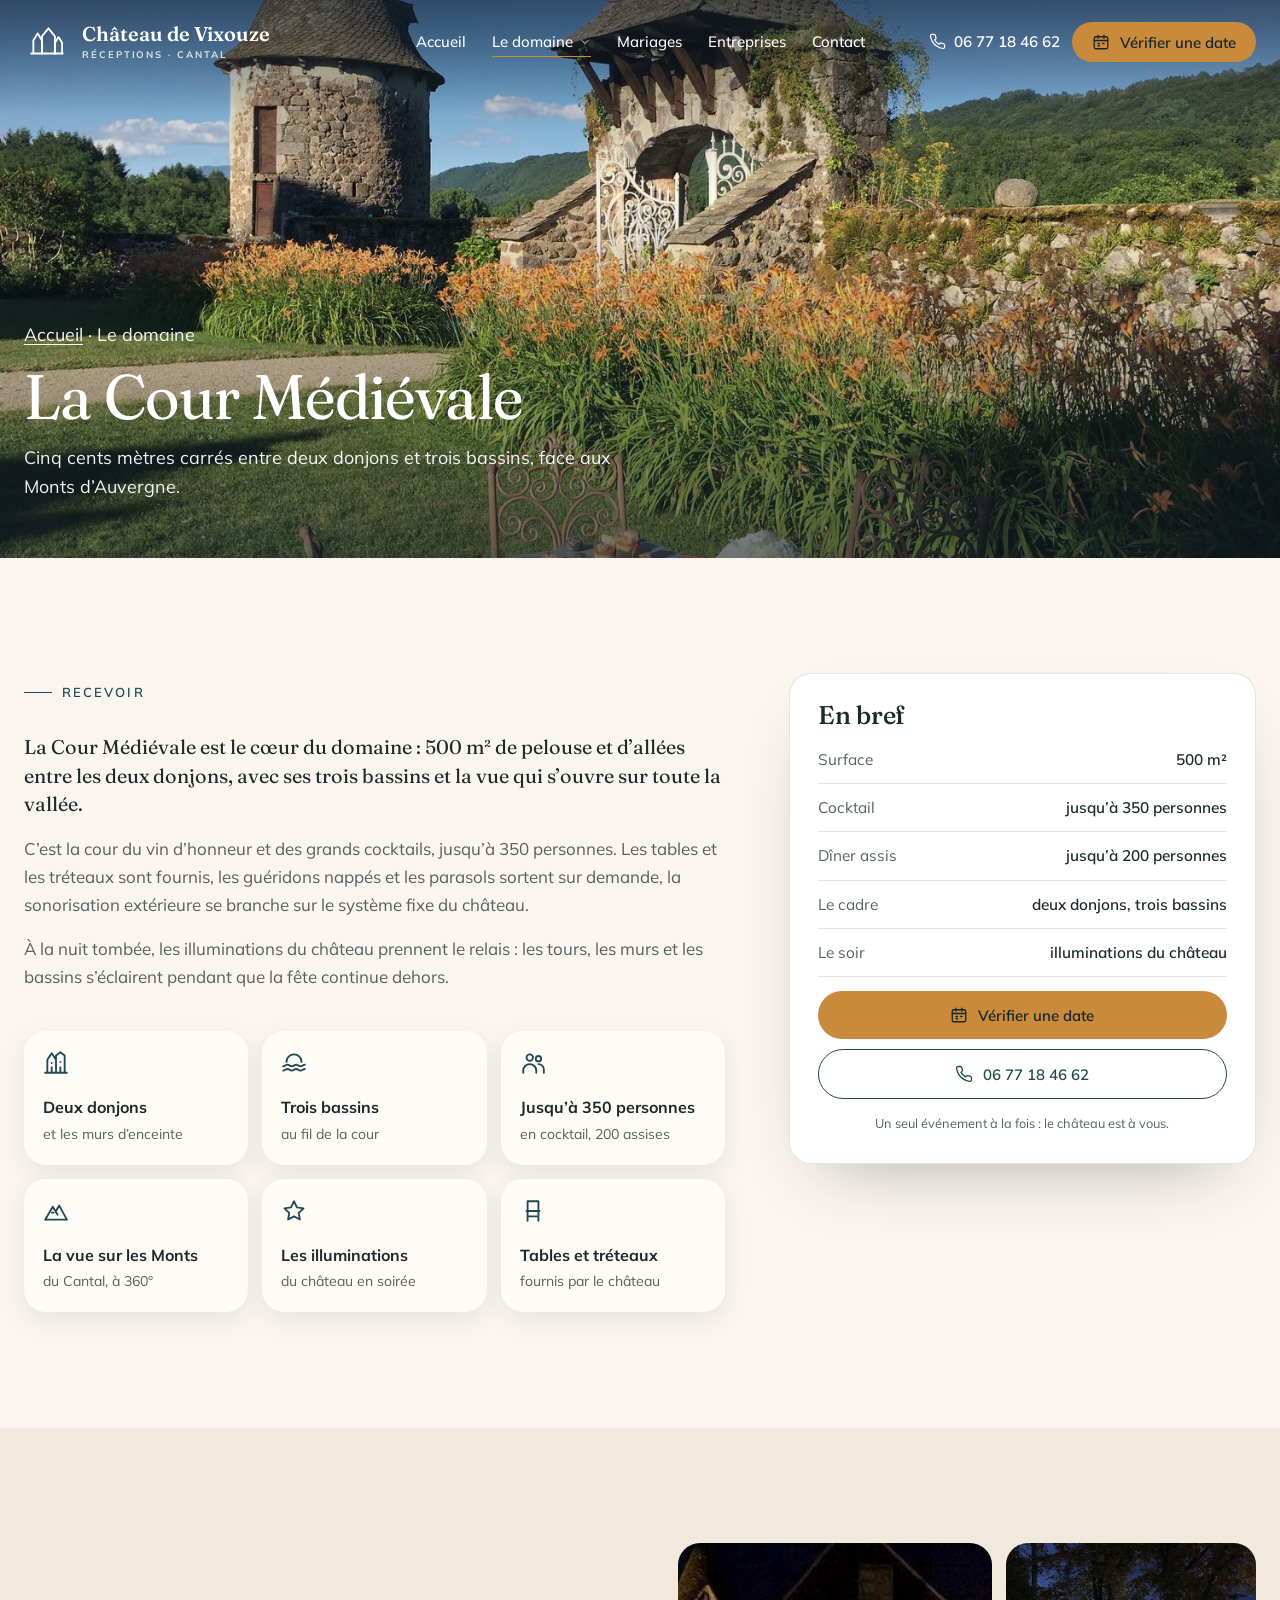
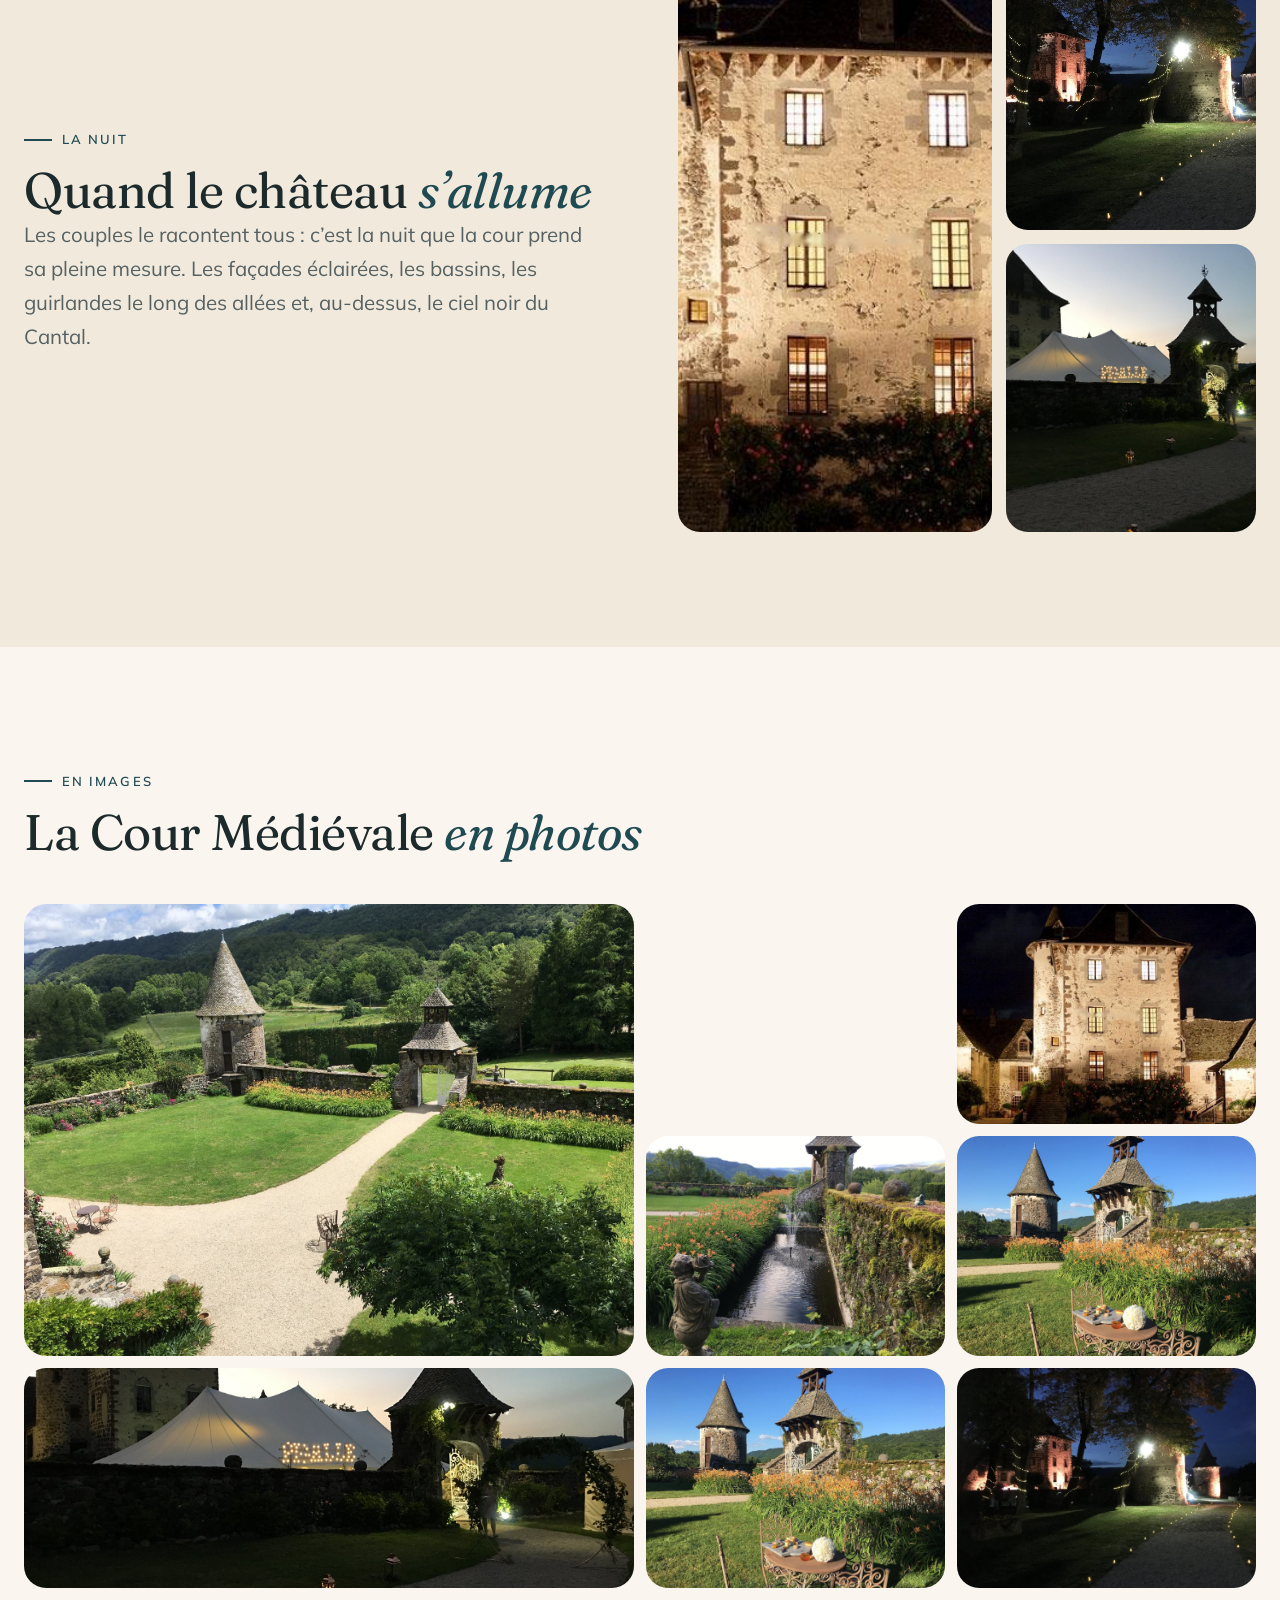
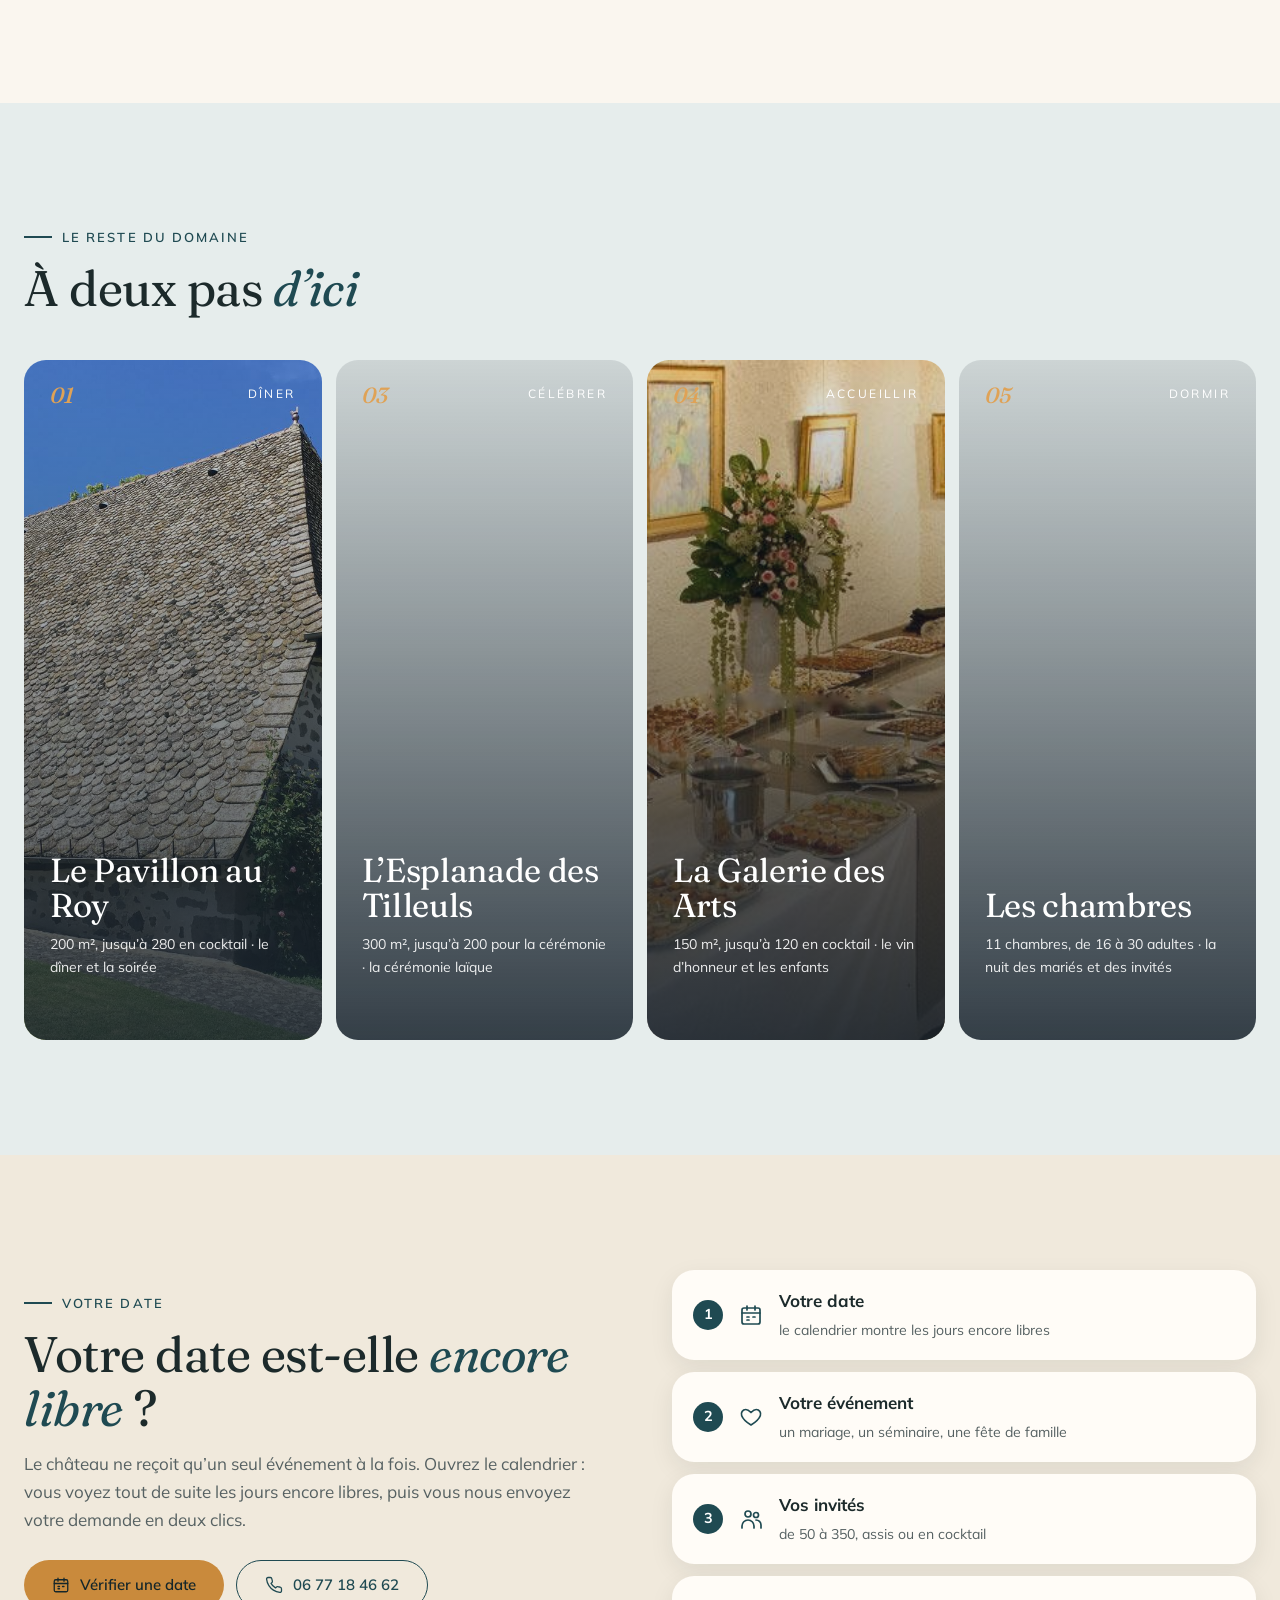
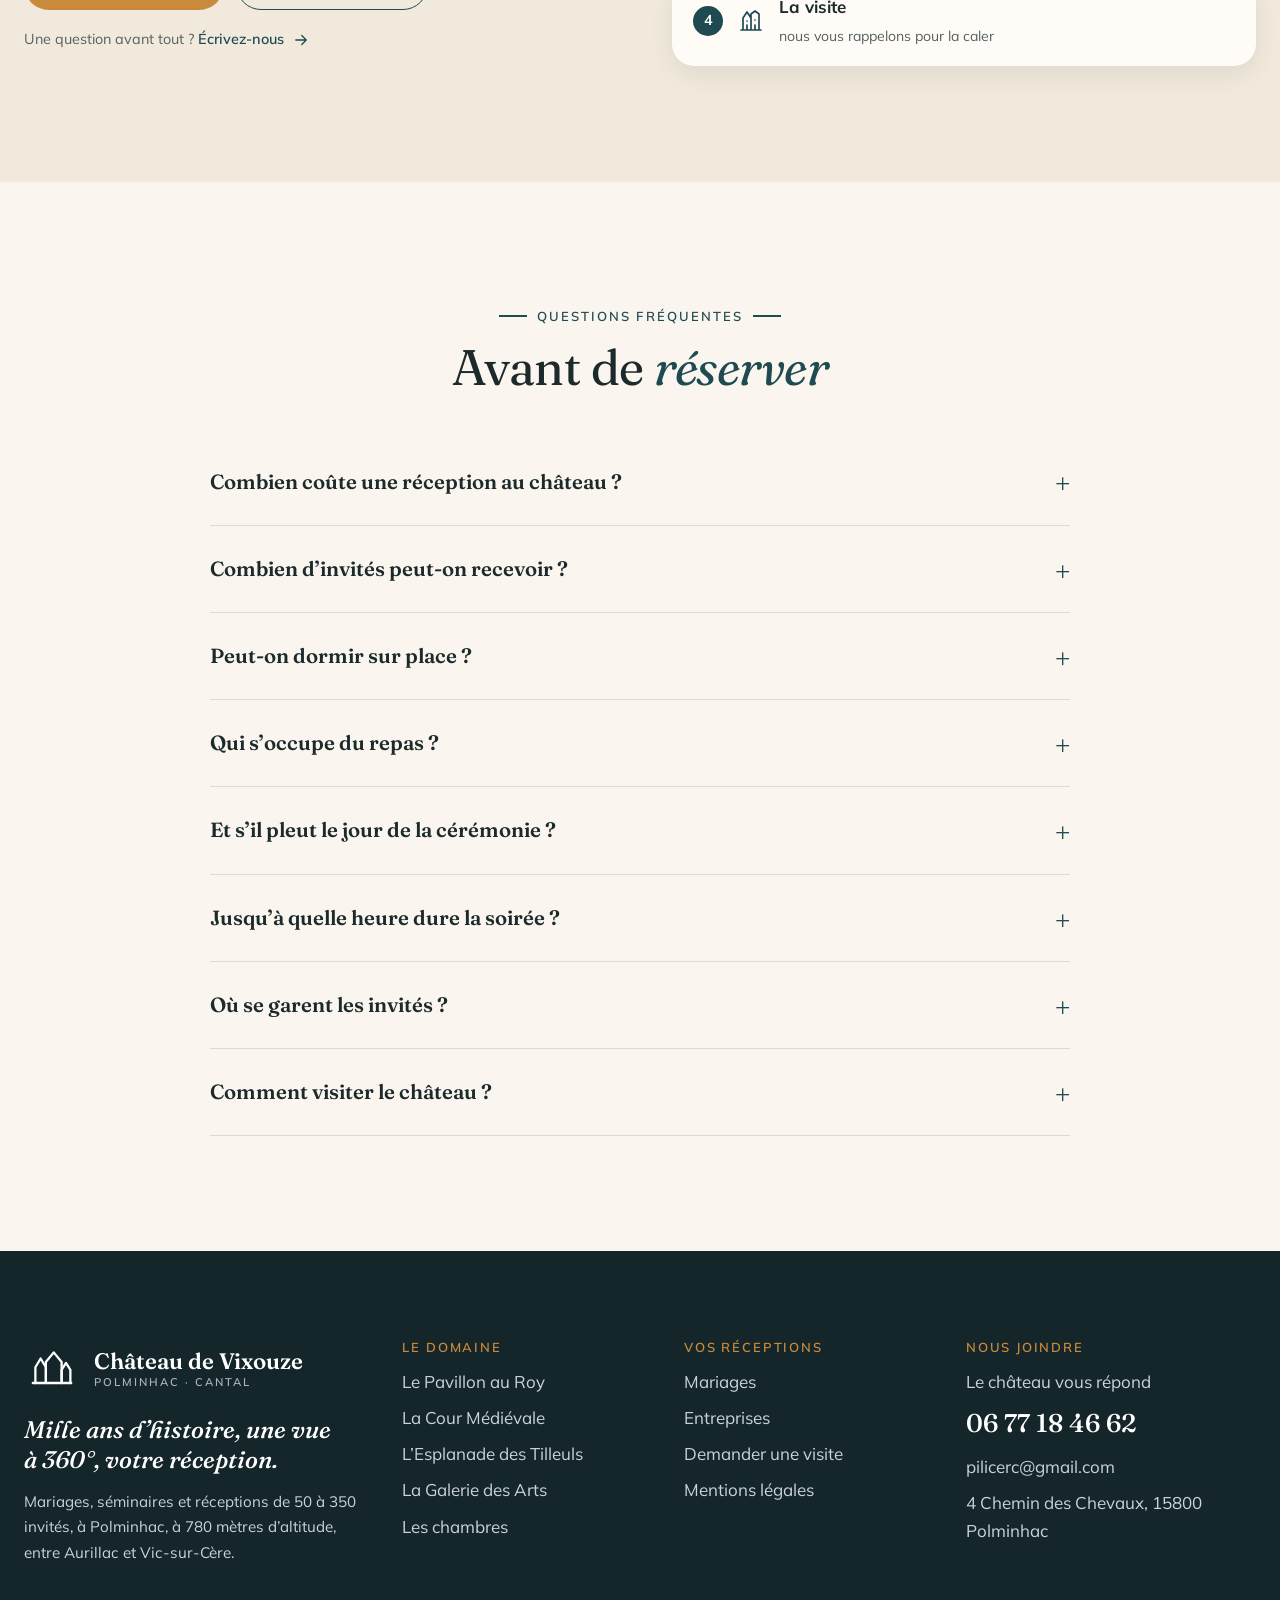
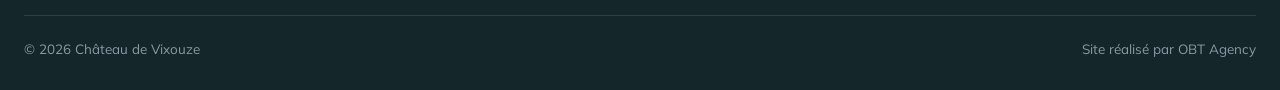
<file: cour-medievale.html>
<!doctype html>
<html lang="fr">
<head>
<meta charset="utf-8">
<meta name="viewport" content="width=device-width, initial-scale=1">
<meta name="robots" content="noindex, nofollow">
<title>La Cour Médiévale · Château de Vixouze</title>
<meta name="description" content="La Cour Médiévale du Château de Vixouze à Polminhac (Cantal) : 500 m², jusqu’à 350 en cocktail, pour le cocktail en plein air.">
<link rel="icon" href="images/favicon.svg" type="image/svg+xml">
<link rel="preconnect" href="https://fonts.googleapis.com">
<link rel="preconnect" href="https://fonts.gstatic.com" crossorigin>
<link href="https://fonts.googleapis.com/css2?family=Fraunces:ital,opsz,wght@0,9..144,300..700;1,9..144,300..700&family=Mulish:wght@400;500;600;700&display=swap" rel="stylesheet">
<link rel="stylesheet" href="css/style.css">
</head>
<body data-page="cour-medievale">
<header class="entete">
  <div class="conteneur barre">
    <a class="logo" href="index.html" aria-label="Château de Vixouze, accueil"><span class="monogramme"><svg viewBox="0 0 64 64" fill="none" stroke="currentColor" stroke-width="2.6" stroke-linecap="round" stroke-linejoin="round" aria-hidden="true"><path d="M13 48V30l6-10 6 10v18"/><path d="M25 48V24l9-11 9 11v24"/><path d="M43 48V33l5-8 5 8v15"/><path d="M10 48h44"/></svg></span><span class="nom">Château de Vixouze<small>Réceptions · Cantal</small></span></a>
    <ul class="menu">
      <li><a href="index.html">Accueil</a></li>
      <li><a class="ouvrir actif" href="pavillon-au-roy.html">Le domaine <svg viewBox="0 0 24 24" fill="none" stroke="currentColor" stroke-width="1.7" stroke-linecap="round" stroke-linejoin="round" aria-hidden="true"><path d="m6 9 6 6 6-6"/></svg></a>
        <div class="sous-menu"><a href="pavillon-au-roy.html"><img src="images/pavillon/diner.jpg" alt=""><span>Le Pavillon au Roy<small>le dîner et la soirée</small></span></a><a href="cour-medievale.html"><img src="images/cour/jardin-tours.jpg" alt=""><span>La Cour Médiévale<small>le cocktail en plein air</small></span></a><a href="esplanade-des-tilleuls.html"><img src="images/tilleuls/ceremonie.jpg" alt=""><span>L’Esplanade des Tilleuls<small>la cérémonie laïque</small></span></a><a href="galerie-des-arts.html"><img src="images/galerie/buffet.jpg" alt=""><span>La Galerie des Arts<small>le vin d’honneur et les enfants</small></span></a><a href="chambres.html"><img src="images/chambres/suite.jpg" alt=""><span>Les chambres<small>la nuit des mariés et des invités</small></span></a></div></li>
      <li><a href="mariages.html">Mariages</a></li>
      <li><a href="entreprises.html">Entreprises</a></li>
      <li><a href="contact.html">Contact</a></li>
    </ul>
    <div class="actions">
      <a class="tel-entete" href="tel:+33677184662"><svg viewBox="0 0 24 24" fill="none" stroke="currentColor" stroke-width="1.7" stroke-linecap="round" stroke-linejoin="round" aria-hidden="true"><path d="M22 16.9v3a2 2 0 0 1-2.2 2 19.8 19.8 0 0 1-8.6-3.1 19.5 19.5 0 0 1-6-6A19.8 19.8 0 0 1 2.1 4.2 2 2 0 0 1 4.1 2h3a2 2 0 0 1 2 1.7c.1 1 .4 1.9.7 2.8a2 2 0 0 1-.5 2.1L8 9.9a16 16 0 0 0 6 6l1.3-1.3a2 2 0 0 1 2.1-.4c.9.3 1.8.6 2.8.7a2 2 0 0 1 1.7 2z"/></svg><span>06 77 18 46 62</span></a>
      <a class="btn btn-plein" href="contact.html#demande" data-date><svg viewBox="0 0 24 24" fill="none" stroke="currentColor" stroke-width="1.7" stroke-linecap="round" stroke-linejoin="round" aria-hidden="true"><rect x="3" y="5" width="18" height="16" rx="2"/><path d="M3 10h18M8 3v4M16 3v4M8 14h2M14 14h2M8 17h2"/></svg> Vérifier une date</a>
      <button class="burger" aria-label="Menu" aria-expanded="false"><span></span></button>
    </div>
  </div>
</header>
<main>
<section class="bandeau">
  <img src="images/cour/jardin-table.jpg" alt="La Cour Médiévale">
  <div class="conteneur">
    <p class="fil"><a href="index.html">Accueil</a> · Le domaine</p>
    <h1>La Cour Médiévale</h1>
    <p>Cinq cents mètres carrés entre deux donjons et trois bassins, face aux Monts d’Auvergne.</p>
  </div>
</section>

<section class="section">
  <div class="conteneur fiche">
    <div class="intro" data-reveal>
      <span class="surtitre">Recevoir</span>
      <p class="chapo">La Cour Médiévale est le cœur du domaine : 500 m² de pelouse et d’allées entre les deux donjons, avec ses trois bassins et la vue qui s’ouvre sur toute la vallée.</p>
      <p>C’est la cour du vin d’honneur et des grands cocktails, jusqu’à 350 personnes. Les tables et les tréteaux sont fournis, les guéridons nappés et les parasols sortent sur demande, la sonorisation extérieure se branche sur le système fixe du château.</p><p>À la nuit tombée, les illuminations du château prennent le relais : les tours, les murs et les bassins s’éclairent pendant que la fête continue dehors.</p>
      <div class="pieces"><div class="piece"><svg viewBox="0 0 24 24" fill="none" stroke="currentColor" stroke-width="1.7" stroke-linecap="round" stroke-linejoin="round" aria-hidden="true"><path d="M4 21V9l4-6 4 6M12 21V5l4-3 4 3v16M8 21v-5M16 21v-5M2 21h20M8 12h.01M16 11h.01"/></svg><strong>Deux donjons</strong><small>et les murs d’enceinte</small></div><div class="piece"><svg viewBox="0 0 24 24" fill="none" stroke="currentColor" stroke-width="1.7" stroke-linecap="round" stroke-linejoin="round" aria-hidden="true"><path d="M2 15c2 0 2-1.5 4-1.5s2 1.5 4 1.5 2-1.5 4-1.5 2 1.5 4 1.5 2-1.5 4-1.5M2 19c2 0 2-1.5 4-1.5s2 1.5 4 1.5 2-1.5 4-1.5 2 1.5 4 1.5 2-1.5 4-1.5"/><path d="M5 11a7 7 0 0 1 14 0"/></svg><strong>Trois bassins</strong><small>au fil de la cour</small></div><div class="piece"><svg viewBox="0 0 24 24" fill="none" stroke="currentColor" stroke-width="1.7" stroke-linecap="round" stroke-linejoin="round" aria-hidden="true"><circle cx="9" cy="7" r="3"/><path d="M3 21v-2a6 6 0 0 1 12 0v2"/><circle cx="17" cy="8" r="2.5"/><path d="M17 13a5 5 0 0 1 5 5v3"/></svg><strong>Jusqu’à 350 personnes</strong><small>en cocktail, 200 assises</small></div><div class="piece"><svg viewBox="0 0 24 24" fill="none" stroke="currentColor" stroke-width="1.7" stroke-linecap="round" stroke-linejoin="round" aria-hidden="true"><path d="m2 20 7-12 4.5 7.5M22 20 15 7l-3 5M2 20h20M8.2 13.5h1.6"/></svg><strong>La vue sur les Monts</strong><small>du Cantal, à 360°</small></div><div class="piece"><svg viewBox="0 0 24 24" fill="none" stroke="currentColor" stroke-width="1.7" stroke-linecap="round" stroke-linejoin="round" aria-hidden="true"><path d="m12 3 2.7 5.6 6.1.9-4.4 4.3 1 6.1L12 17l-5.4 2.9 1-6.1-4.4-4.3 6.1-.9z"/></svg><strong>Les illuminations</strong><small>du château en soirée</small></div><div class="piece"><svg viewBox="0 0 24 24" fill="none" stroke="currentColor" stroke-width="1.7" stroke-linecap="round" stroke-linejoin="round" aria-hidden="true"><path d="M7 3h10v9H7zM6 12h12M7 12v9M17 12v9M7 17h10"/></svg><strong>Tables et tréteaux</strong><small>fournis par le château</small></div></div>
    </div>
    <aside class="encart" data-reveal>
      <h3>En bref</h3>
      <div class="ligne"><span>Surface</span><strong>500 m²</strong></div><div class="ligne"><span>Cocktail</span><strong>jusqu’à 350 personnes</strong></div><div class="ligne"><span>Dîner assis</span><strong>jusqu’à 200 personnes</strong></div><div class="ligne"><span>Le cadre</span><strong>deux donjons, trois bassins</strong></div><div class="ligne"><span>Le soir</span><strong>illuminations du château</strong></div>
      <a class="btn btn-plein" href="contact.html#demande" data-date><svg viewBox="0 0 24 24" fill="none" stroke="currentColor" stroke-width="1.7" stroke-linecap="round" stroke-linejoin="round" aria-hidden="true"><rect x="3" y="5" width="18" height="16" rx="2"/><path d="M3 10h18M8 3v4M16 3v4M8 14h2M14 14h2M8 17h2"/></svg> Vérifier une date</a>
      <a class="btn btn-contour" href="tel:+33677184662"><svg viewBox="0 0 24 24" fill="none" stroke="currentColor" stroke-width="1.7" stroke-linecap="round" stroke-linejoin="round" aria-hidden="true"><path d="M22 16.9v3a2 2 0 0 1-2.2 2 19.8 19.8 0 0 1-8.6-3.1 19.5 19.5 0 0 1-6-6A19.8 19.8 0 0 1 2.1 4.2 2 2 0 0 1 4.1 2h3a2 2 0 0 1 2 1.7c.1 1 .4 1.9.7 2.8a2 2 0 0 1-.5 2.1L8 9.9a16 16 0 0 0 6 6l1.3-1.3a2 2 0 0 1 2.1-.4c.9.3 1.8.6 2.8.7a2 2 0 0 1 1.7 2z"/></svg> 06 77 18 46 62</a>
      <p class="petit-encart">Un seul événement à la fois : le château est à vous.</p>
    </aside>
  </div>
</section>

<section class="section creme">
  <div class="conteneur split">
    <div data-reveal>
      <span class="surtitre">La nuit</span>
      <h2>Quand le château <em class="it">s’allume</em></h2>
      <p class="chapeau">Les couples le racontent tous : c’est la nuit que la cour prend sa pleine mesure. Les façades éclairées, les bassins, les guirlandes le long des allées et, au-dessus, le ciel noir du Cantal.</p>
    </div>
    <div class="duo-photos" data-reveal><img src="images/cour/nuit.jpg" alt="Quand le château" loading="lazy" decoding="async"><img src="images/cour/allee-nuit.jpg" alt="Quand le château" loading="lazy" decoding="async"><img src="images/cour/crepuscule.jpg" alt="Quand le château" loading="lazy" decoding="async"></div>
  </div>
</section>

<section class="section" id="galerie">
  <div class="conteneur">
    <div class="entete-section"><div><span class="surtitre">En images</span><h2>La Cour Médiévale <em class="it">en photos</em></h2></div></div>
    <div class="mosaique" data-reveal><button class="grand" data-galerie="images/cour/jardin-tours.jpg" data-legende="La Cour Médiévale et ses deux tours" aria-label="Agrandir : La Cour Médiévale et ses deux tours"><img src="images/cour/jardin-tours.jpg" alt="La Cour Médiévale et ses deux tours" loading="lazy" decoding="async"><span>La Cour Médiévale et ses deux tours</span></button><button class="" data-galerie="images/cour/pivoines.jpg" data-legende="Les pivoines de la cour" aria-label="Agrandir : Les pivoines de la cour"><img src="images/cour/pivoines.jpg" alt="Les pivoines de la cour" loading="lazy" decoding="async"><span>Les pivoines de la cour</span></button><button class="" data-galerie="images/cour/nuit.jpg" data-legende="Le château illuminé dans la nuit" aria-label="Agrandir : Le château illuminé dans la nuit"><img src="images/cour/nuit.jpg" alt="Le château illuminé dans la nuit" loading="lazy" decoding="async"><span>Le château illuminé dans la nuit</span></button><button class="" data-galerie="images/cour/bassin.jpg" data-legende="Un des trois bassins de la cour" aria-label="Agrandir : Un des trois bassins de la cour"><img src="images/cour/bassin.jpg" alt="Un des trois bassins de la cour" loading="lazy" decoding="async"><span>Un des trois bassins de la cour</span></button><button class="" data-galerie="images/cour/jardin-table.jpg" data-legende="Une table dressée dans la cour" aria-label="Agrandir : Une table dressée dans la cour"><img src="images/cour/jardin-table.jpg" alt="Une table dressée dans la cour" loading="lazy" decoding="async"><span>Une table dressée dans la cour</span></button><button class="large" data-galerie="images/cour/crepuscule.jpg" data-legende="La cour au crépuscule" aria-label="Agrandir : La cour au crépuscule"><img src="images/cour/crepuscule.jpg" alt="La cour au crépuscule" loading="lazy" decoding="async"><span>La cour au crépuscule</span></button><button class="" data-galerie="images/cour/table-jardin.jpg" data-legende="Les douceurs servies dehors" aria-label="Agrandir : Les douceurs servies dehors"><img src="images/cour/table-jardin.jpg" alt="Les douceurs servies dehors" loading="lazy" decoding="async"><span>Les douceurs servies dehors</span></button><button class="" data-galerie="images/cour/allee-nuit.jpg" data-legende="L’allée éclairée au soir" aria-label="Agrandir : L’allée éclairée au soir"><img src="images/cour/allee-nuit.jpg" alt="L’allée éclairée au soir" loading="lazy" decoding="async"><span>L’allée éclairée au soir</span></button></div>
  </div>
</section>

<section class="section glacier">
  <div class="conteneur">
    <div class="entete-section"><div><span class="surtitre">Le reste du domaine</span><h2>À deux pas <em class="it">d’ici</em></h2></div></div>
    <div class="portes" data-reveal><a class="porte" href="pavillon-au-roy.html">
        <img src="images/pavillon/exterieur.jpg" alt="Le Pavillon au Roy" loading="lazy" decoding="async">
        <span class="num">01</span><span class="verbe">Dîner</span>
        <div class="bas">
          <h3>Le Pavillon au Roy</h3>
          <div class="infos">200 m², jusqu’à 280 en cocktail · le dîner et la soirée</div>
          <p>Une charpente de cinq siècles pour le dîner et la piste de danse, jusqu’à 200 convives assis.</p>
          <span class="btn btn-plein">Découvrir</span>
        </div>
      </a><a class="porte" href="esplanade-des-tilleuls.html">
        <img src="images/tilleuls/tente.jpg" alt="L’Esplanade des Tilleuls" loading="lazy" decoding="async">
        <span class="num">03</span><span class="verbe">Célébrer</span>
        <div class="bas">
          <h3>L’Esplanade des Tilleuls</h3>
          <div class="infos">300 m², jusqu’à 200 pour la cérémonie · la cérémonie laïque</div>
          <p>Trois cents mètres carrés sous les tilleuls, face à la vallée, pour dire oui en plein air.</p>
          <span class="btn btn-plein">Découvrir</span>
        </div>
      </a><a class="porte" href="galerie-des-arts.html">
        <img src="images/galerie/buffet.jpg" alt="La Galerie des Arts" loading="lazy" decoding="async">
        <span class="num">04</span><span class="verbe">Accueillir</span>
        <div class="bas">
          <h3>La Galerie des Arts</h3>
          <div class="infos">150 m², jusqu’à 120 en cocktail · le vin d’honneur et les enfants</div>
          <p>Cent cinquante mètres carrés pour le vin d’honneur, le repli s’il pleut et le coin des enfants.</p>
          <span class="btn btn-plein">Découvrir</span>
        </div>
      </a><a class="porte" href="chambres.html">
        <img src="images/chambres/suite.jpg" alt="Les chambres" loading="lazy" decoding="async">
        <span class="num">05</span><span class="verbe">Dormir</span>
        <div class="bas">
          <h3>Les chambres</h3>
          <div class="infos">11 chambres, de 16 à 30 adultes · la nuit des mariés et des invités</div>
          <p>Une suite nuptiale de 70 m² et dix chambres, pour que personne ne reprenne la route.</p>
          <span class="btn btn-plein">Découvrir</span>
        </div>
      </a></div>
  </div>
</section>

<section class="section creme" id="reservation">
  <div class="conteneur bloc-resa">
    <div data-reveal>
      <span class="surtitre">Votre date</span>
      <h2>Votre date est-elle <em class="it">encore libre</em> ?</h2>
      <p class="intro-contact">Le château ne reçoit qu’un seul événement à la fois. Ouvrez le calendrier : vous voyez tout de suite les jours encore libres, puis vous nous envoyez votre demande en deux clics.</p>
      <div class="boutons"><a class="btn btn-plein" href="contact.html#demande" data-date><svg viewBox="0 0 24 24" fill="none" stroke="currentColor" stroke-width="1.7" stroke-linecap="round" stroke-linejoin="round" aria-hidden="true"><rect x="3" y="5" width="18" height="16" rx="2"/><path d="M3 10h18M8 3v4M16 3v4M8 14h2M14 14h2M8 17h2"/></svg> Vérifier une date</a><a class="btn btn-contour" href="tel:+33677184662"><svg viewBox="0 0 24 24" fill="none" stroke="currentColor" stroke-width="1.7" stroke-linecap="round" stroke-linejoin="round" aria-hidden="true"><path d="M22 16.9v3a2 2 0 0 1-2.2 2 19.8 19.8 0 0 1-8.6-3.1 19.5 19.5 0 0 1-6-6A19.8 19.8 0 0 1 2.1 4.2 2 2 0 0 1 4.1 2h3a2 2 0 0 1 2 1.7c.1 1 .4 1.9.7 2.8a2 2 0 0 1-.5 2.1L8 9.9a16 16 0 0 0 6 6l1.3-1.3a2 2 0 0 1 2.1-.4c.9.3 1.8.6 2.8.7a2 2 0 0 1 1.7 2z"/></svg> 06 77 18 46 62</a></div>
      <p class="petit">Une question avant tout ? <a class="lien-fleche" href="contact.html">Écrivez-nous <svg viewBox="0 0 24 24" fill="none" stroke="currentColor" stroke-width="1.7" stroke-linecap="round" stroke-linejoin="round" aria-hidden="true"><path d="M5 12h14M13 6l6 6-6 6"/></svg></a></p>
    </div>
    <ol class="etapes-resa" data-reveal><li><span class="num">1</span><svg viewBox="0 0 24 24" fill="none" stroke="currentColor" stroke-width="1.7" stroke-linecap="round" stroke-linejoin="round" aria-hidden="true"><rect x="3" y="5" width="18" height="16" rx="2"/><path d="M3 10h18M8 3v4M16 3v4M8 14h2M14 14h2M8 17h2"/></svg><div><strong>Votre date</strong><small>le calendrier montre les jours encore libres</small></div></li><li><span class="num">2</span><svg viewBox="0 0 24 24" fill="none" stroke="currentColor" stroke-width="1.7" stroke-linecap="round" stroke-linejoin="round" aria-hidden="true"><path d="M12 20s-7.5-4.6-9.3-9.3C1.5 7.5 3.6 4.5 6.8 4.5c2 0 3.3 1.1 5.2 3 1.9-1.9 3.2-3 5.2-3 3.2 0 5.3 3 4.1 6.2C19.5 15.4 12 20 12 20z"/></svg><div><strong>Votre événement</strong><small>un mariage, un séminaire, une fête de famille</small></div></li><li><span class="num">3</span><svg viewBox="0 0 24 24" fill="none" stroke="currentColor" stroke-width="1.7" stroke-linecap="round" stroke-linejoin="round" aria-hidden="true"><circle cx="9" cy="7" r="3"/><path d="M3 21v-2a6 6 0 0 1 12 0v2"/><circle cx="17" cy="8" r="2.5"/><path d="M17 13a5 5 0 0 1 5 5v3"/></svg><div><strong>Vos invités</strong><small>de 50 à 350, assis ou en cocktail</small></div></li><li><span class="num">4</span><svg viewBox="0 0 24 24" fill="none" stroke="currentColor" stroke-width="1.7" stroke-linecap="round" stroke-linejoin="round" aria-hidden="true"><path d="M4 21V9l4-6 4 6M12 21V5l4-3 4 3v16M8 21v-5M16 21v-5M2 21h20M8 12h.01M16 11h.01"/></svg><div><strong>La visite</strong><small>nous vous rappelons pour la caler</small></div></li></ol>
  </div>
</section>
<section class="section" id="questions">
  <div class="conteneur">
    <div class="entete-section centre"><div><span class="surtitre">Questions fréquentes</span><h2>Avant de <em class="it">réserver</em></h2></div></div>
    <div class="faq"><details><summary>Combien coûte une réception au château ?</summary><p>La location du domaine commence à 8 800 €, selon la date, la formule et le nombre d’invités. Trois formules existent : le Pack Noces avec les essentiels, le Pack Premium qui ajoute les installations techniques, le Pack Cérémonie Laïque pour l’expérience complète. Appelez-nous au 06 77 18 46 62 pour un devis à votre date.</p></details><details><summary>Combien d’invités peut-on recevoir ?</summary><p>De 50 à 350 personnes. Le Pavillon au Roy reçoit jusqu’à 200 convives assis et 280 en cocktail, la Cour Médiévale jusqu’à 350 en cocktail, l’Esplanade des Tilleuls jusqu’à 200 pour la cérémonie. Le château ne reçoit qu’un seul événement à la fois : le domaine entier est à vous.</p></details><details><summary>Peut-on dormir sur place ?</summary><p>Oui : onze chambres accueillent de seize à trente adultes, dont une suite nuptiale de 70 m² avec son salon privé. Elles se louent dans le cadre d’un événement au château. Les familles nombreuses prennent les chambres de la Tour, jusqu’à quatre couchages.</p></details><details><summary>Qui s’occupe du repas ?</summary><p>Le château travaille avec des traiteurs partenaires, qui connaissent la cuisine du Pavillon au Roy et son office de préparation. Les prestataires référencés couvrent aussi le DJ, les fleuristes et les photographes. Dites-nous votre projet, nous vous mettons en relation.</p></details><details><summary>Et s’il pleut le jour de la cérémonie ?</summary><p>La Galerie des Arts prend le relais pour le vin d’honneur, en quelques minutes, sans rien changer au reste de la journée. La tente de l’Esplanade des Tilleuls abrite la cérémonie et la piste de danse.</p></details><details><summary>Jusqu’à quelle heure dure la soirée ?</summary><p>La musique peut se prolonger jusqu’à cinq heures du matin dans le Pavillon au Roy. Le départ se fait le lendemain à dix-sept heures. Une navette ramène vos invités, pour trois heures ou pour toute la nuit.</p></details><details><summary>Où se garent les invités ?</summary><p>Trois parkings privés accueillent plus de cent voitures sur le domaine, avec des places supplémentaires à proximité. La gare de Polminhac est à deux minutes, l’aéroport d’Aurillac à vingt-deux minutes.</p></details><details><summary>Comment visiter le château ?</summary><p>Le château est ouvert aux repérages sur rendez-vous. Choisissez une date dans le calendrier ou écrivez-nous : nous vous rappelons pour organiser la visite.</p></details></div>
  </div>
</section>
</main>
<footer class="pied">
  <div class="conteneur">
    <div class="grille">
      <div>
        <a class="logo-pied" href="index.html"><span class="monogramme"><svg viewBox="0 0 64 64" fill="none" stroke="currentColor" stroke-width="2.6" stroke-linecap="round" stroke-linejoin="round" aria-hidden="true"><path d="M13 48V30l6-10 6 10v18"/><path d="M25 48V24l9-11 9 11v24"/><path d="M43 48V33l5-8 5 8v15"/><path d="M10 48h44"/></svg></span><span>Château de Vixouze<small>Polminhac · Cantal</small></span></a>
        <p class="accroche">Mille ans d’histoire, une vue à 360°, votre réception.</p>
        <p>Mariages, séminaires et réceptions de 50 à 350 invités, à Polminhac, à 780 mètres d’altitude, entre Aurillac et Vic-sur-Cère.</p>
      </div>
      <div><h4>Le domaine</h4><ul><li><a href="pavillon-au-roy.html">Le Pavillon au Roy</a></li><li><a href="cour-medievale.html">La Cour Médiévale</a></li><li><a href="esplanade-des-tilleuls.html">L’Esplanade des Tilleuls</a></li><li><a href="galerie-des-arts.html">La Galerie des Arts</a></li><li><a href="chambres.html">Les chambres</a></li></ul></div>
      <div><h4>Vos réceptions</h4><ul><li><a href="mariages.html">Mariages</a></li><li><a href="entreprises.html">Entreprises</a></li><li><a href="contact.html#demande">Demander une visite</a></li><li><a href="mentions-legales.html">Mentions légales</a></li></ul></div>
      <div><h4>Nous joindre</h4><ul><li>Le château vous répond<a class="tel-pied" href="tel:+33677184662">06 77 18 46 62</a></li><li><a href="mailto:pilicerc@gmail.com">pilicerc@gmail.com</a></li><li>4 Chemin des Chevaux, 15800 Polminhac</li></ul></div>
    </div>
    <div class="bas"><span>© 2026 Château de Vixouze</span><span>Site réalisé par OBT Agency</span></div>
  </div>
</footer>
<nav class="barre-mobile" aria-label="Contact rapide">
  <a class="appeler" href="tel:+33677184662"><svg viewBox="0 0 24 24" fill="none" stroke="currentColor" stroke-width="1.7" stroke-linecap="round" stroke-linejoin="round" aria-hidden="true"><path d="M22 16.9v3a2 2 0 0 1-2.2 2 19.8 19.8 0 0 1-8.6-3.1 19.5 19.5 0 0 1-6-6A19.8 19.8 0 0 1 2.1 4.2 2 2 0 0 1 4.1 2h3a2 2 0 0 1 2 1.7c.1 1 .4 1.9.7 2.8a2 2 0 0 1-.5 2.1L8 9.9a16 16 0 0 0 6 6l1.3-1.3a2 2 0 0 1 2.1-.4c.9.3 1.8.6 2.8.7a2 2 0 0 1 1.7 2z"/></svg> Appeler</a>
  <a href="contact.html#demande" data-date><svg viewBox="0 0 24 24" fill="none" stroke="currentColor" stroke-width="1.7" stroke-linecap="round" stroke-linejoin="round" aria-hidden="true"><rect x="3" y="5" width="18" height="16" rx="2"/><path d="M3 10h18M8 3v4M16 3v4M8 14h2M14 14h2M8 17h2"/></svg> Une date</a>
</nav>
<script src="js/site.js"></script>
<script src="js/calendrier.js"></script>
</body>
</html>
</file>
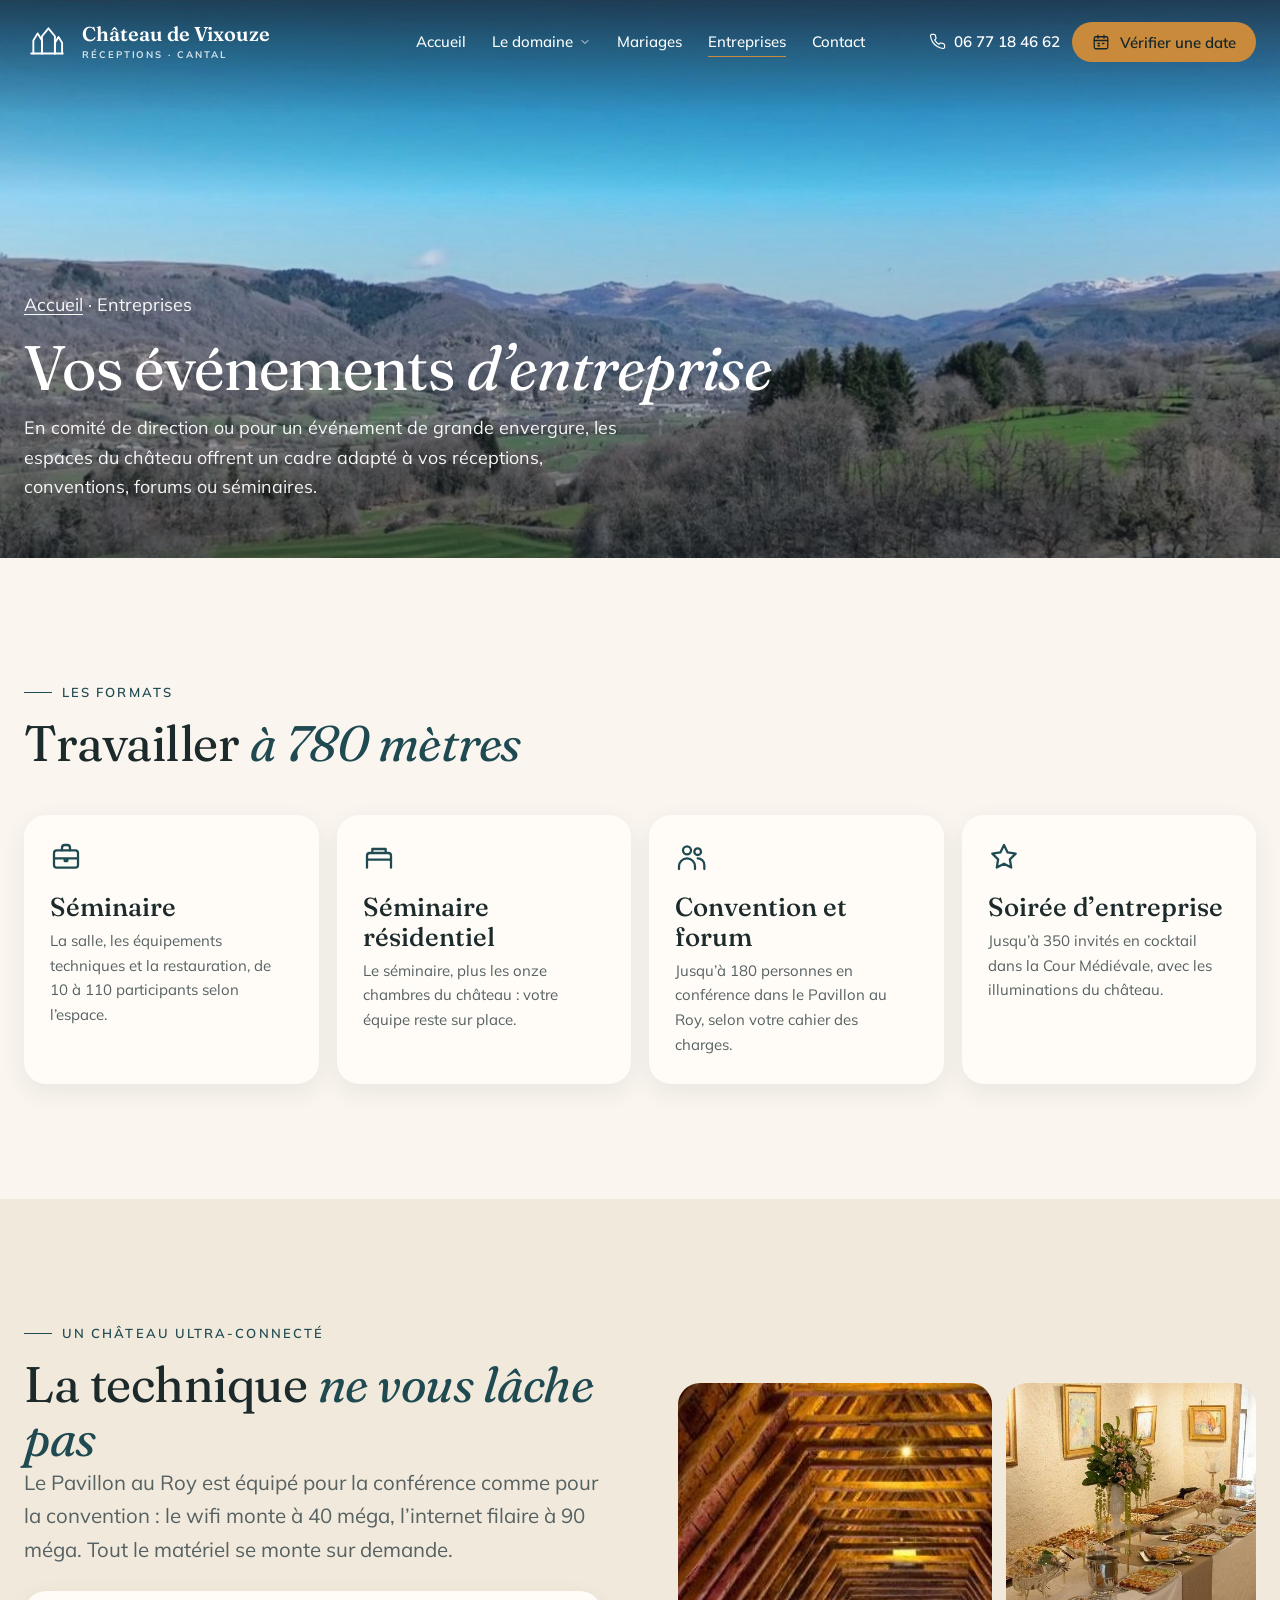
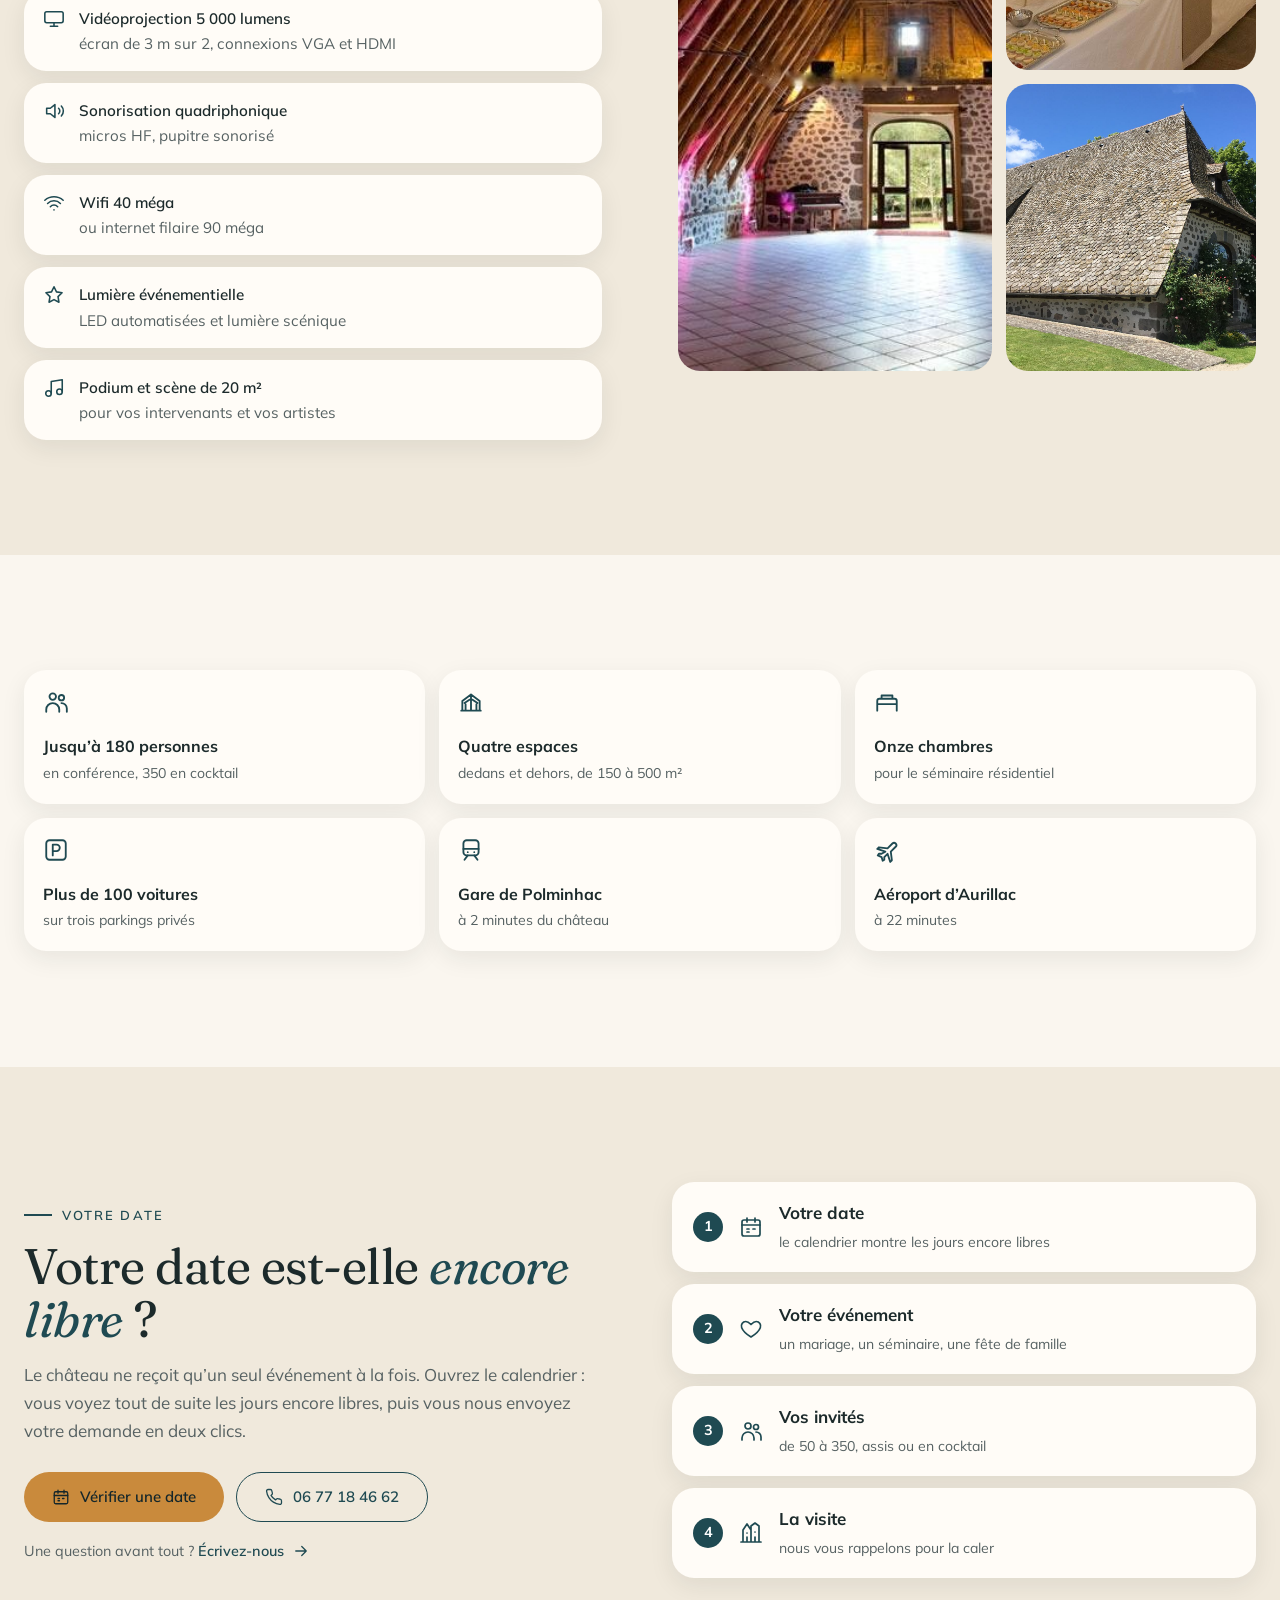
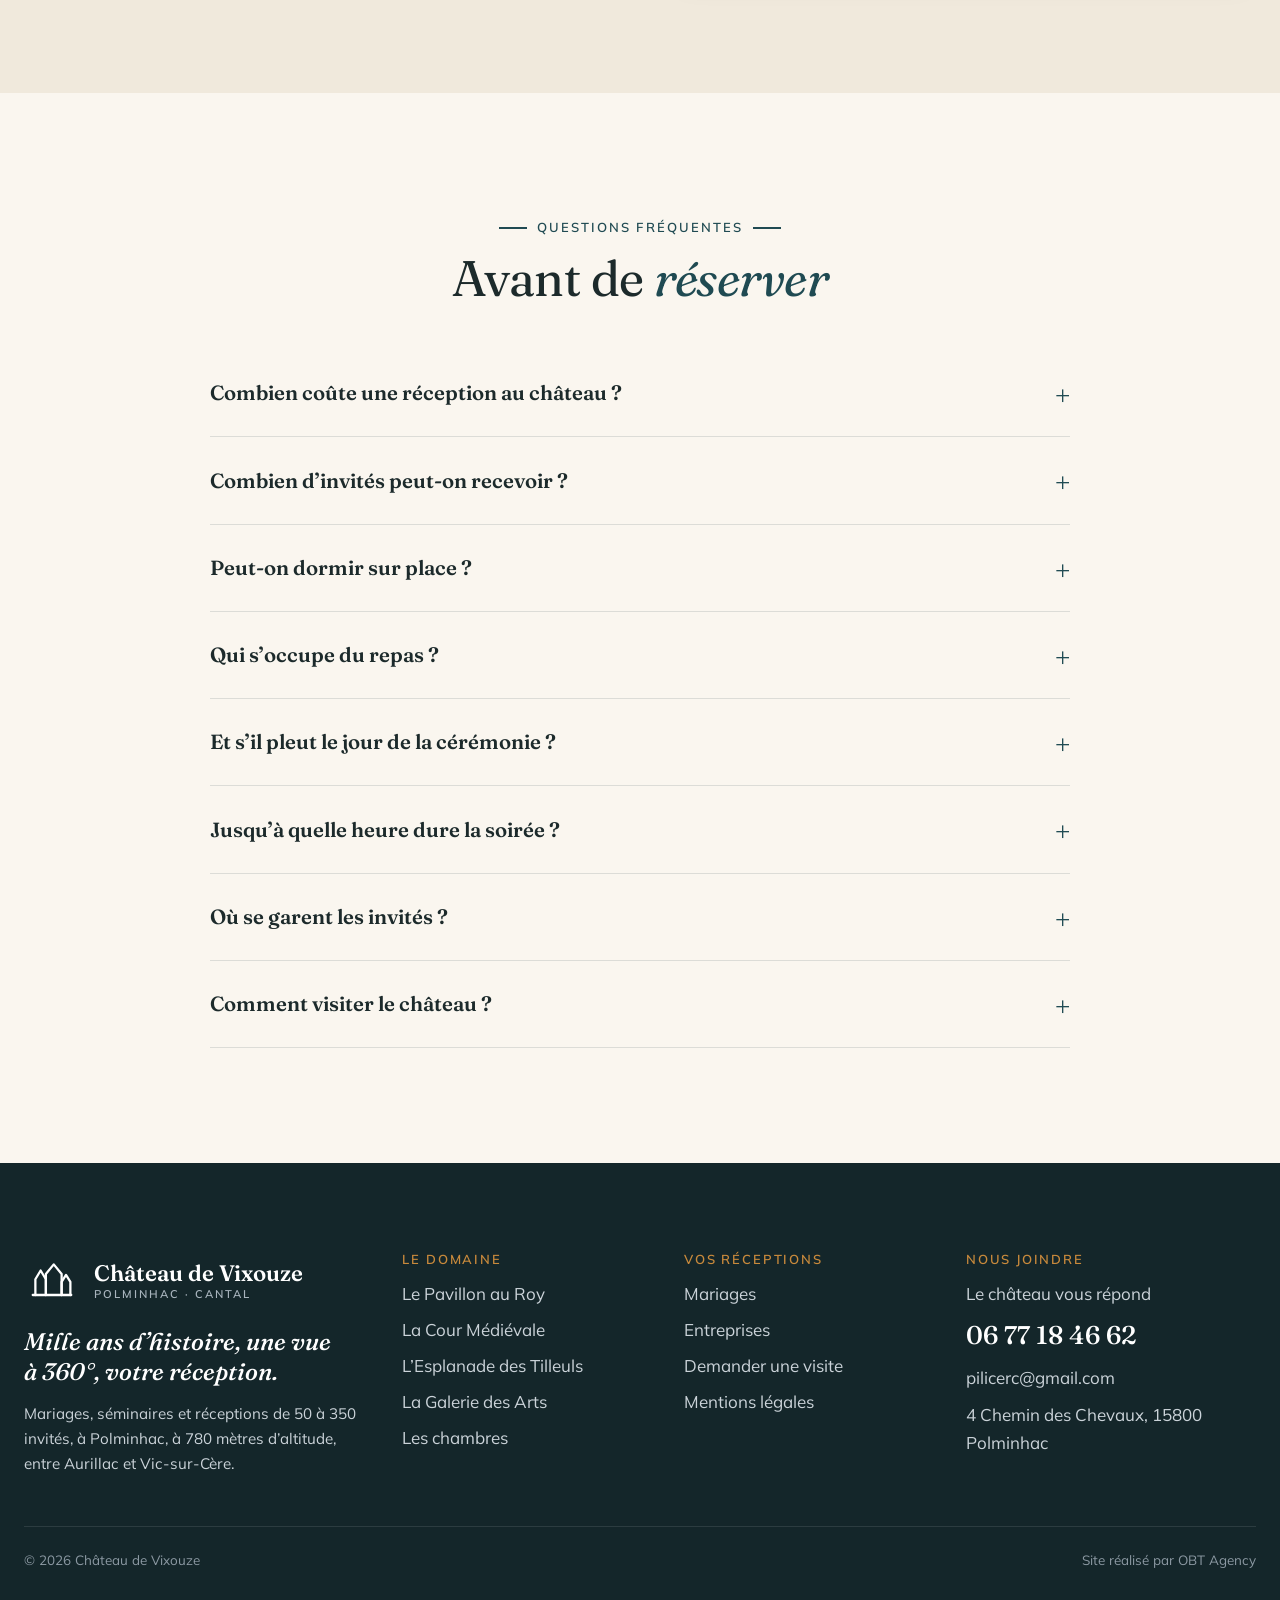
<file: entreprises.html>
<!doctype html>
<html lang="fr">
<head>
<meta charset="utf-8">
<meta name="viewport" content="width=device-width, initial-scale=1">
<meta name="robots" content="noindex, nofollow">
<title>Entreprises · Château de Vixouze</title>
<meta name="description" content="Séminaires, conventions et soirées d’entreprise au Château de Vixouze (Cantal) : jusqu’à 180 personnes en conférence, 350 en cocktail, onze chambres et un château ultra-connecté.">
<link rel="icon" href="images/favicon.svg" type="image/svg+xml">
<link rel="preconnect" href="https://fonts.googleapis.com">
<link rel="preconnect" href="https://fonts.gstatic.com" crossorigin>
<link href="https://fonts.googleapis.com/css2?family=Fraunces:ital,opsz,wght@0,9..144,300..700;1,9..144,300..700&family=Mulish:wght@400;500;600;700&display=swap" rel="stylesheet">
<link rel="stylesheet" href="css/style.css">
</head>
<body data-page="entreprises">
<header class="entete">
  <div class="conteneur barre">
    <a class="logo" href="index.html" aria-label="Château de Vixouze, accueil"><span class="monogramme"><svg viewBox="0 0 64 64" fill="none" stroke="currentColor" stroke-width="2.6" stroke-linecap="round" stroke-linejoin="round" aria-hidden="true"><path d="M13 48V30l6-10 6 10v18"/><path d="M25 48V24l9-11 9 11v24"/><path d="M43 48V33l5-8 5 8v15"/><path d="M10 48h44"/></svg></span><span class="nom">Château de Vixouze<small>Réceptions · Cantal</small></span></a>
    <ul class="menu">
      <li><a href="index.html">Accueil</a></li>
      <li><a class="ouvrir" href="pavillon-au-roy.html">Le domaine <svg viewBox="0 0 24 24" fill="none" stroke="currentColor" stroke-width="1.7" stroke-linecap="round" stroke-linejoin="round" aria-hidden="true"><path d="m6 9 6 6 6-6"/></svg></a>
        <div class="sous-menu"><a href="pavillon-au-roy.html"><img src="images/pavillon/diner.jpg" alt=""><span>Le Pavillon au Roy<small>le dîner et la soirée</small></span></a><a href="cour-medievale.html"><img src="images/cour/jardin-tours.jpg" alt=""><span>La Cour Médiévale<small>le cocktail en plein air</small></span></a><a href="esplanade-des-tilleuls.html"><img src="images/tilleuls/ceremonie.jpg" alt=""><span>L’Esplanade des Tilleuls<small>la cérémonie laïque</small></span></a><a href="galerie-des-arts.html"><img src="images/galerie/buffet.jpg" alt=""><span>La Galerie des Arts<small>le vin d’honneur et les enfants</small></span></a><a href="chambres.html"><img src="images/chambres/suite.jpg" alt=""><span>Les chambres<small>la nuit des mariés et des invités</small></span></a></div></li>
      <li><a href="mariages.html">Mariages</a></li>
      <li><a href="entreprises.html" class="actif">Entreprises</a></li>
      <li><a href="contact.html">Contact</a></li>
    </ul>
    <div class="actions">
      <a class="tel-entete" href="tel:+33677184662"><svg viewBox="0 0 24 24" fill="none" stroke="currentColor" stroke-width="1.7" stroke-linecap="round" stroke-linejoin="round" aria-hidden="true"><path d="M22 16.9v3a2 2 0 0 1-2.2 2 19.8 19.8 0 0 1-8.6-3.1 19.5 19.5 0 0 1-6-6A19.8 19.8 0 0 1 2.1 4.2 2 2 0 0 1 4.1 2h3a2 2 0 0 1 2 1.7c.1 1 .4 1.9.7 2.8a2 2 0 0 1-.5 2.1L8 9.9a16 16 0 0 0 6 6l1.3-1.3a2 2 0 0 1 2.1-.4c.9.3 1.8.6 2.8.7a2 2 0 0 1 1.7 2z"/></svg><span>06 77 18 46 62</span></a>
      <a class="btn btn-plein" href="contact.html#demande" data-date><svg viewBox="0 0 24 24" fill="none" stroke="currentColor" stroke-width="1.7" stroke-linecap="round" stroke-linejoin="round" aria-hidden="true"><rect x="3" y="5" width="18" height="16" rx="2"/><path d="M3 10h18M8 3v4M16 3v4M8 14h2M14 14h2M8 17h2"/></svg> Vérifier une date</a>
      <button class="burger" aria-label="Menu" aria-expanded="false"><span></span></button>
    </div>
  </div>
</header>
<main>
<section class="bandeau">
  <img src="images/chateau/vallee.jpg" alt="La vallée de la Cère vue du château">
  <div class="conteneur">
    <p class="fil"><a href="index.html">Accueil</a> · Entreprises</p>
    <h1>Vos événements <em>d’entreprise</em></h1>
    <p>En comité de direction ou pour un événement de grande envergure, les espaces du château offrent un cadre adapté à vos réceptions, conventions, forums ou séminaires.</p>
  </div>
</section>

<section class="section">
  <div class="conteneur">
    <div class="entete-section"><div><span class="surtitre">Les formats</span><h2>Travailler <em class="it">à 780 mètres</em></h2></div></div>
    <div class="formats" data-reveal><div><svg viewBox="0 0 24 24" fill="none" stroke="currentColor" stroke-width="1.7" stroke-linecap="round" stroke-linejoin="round" aria-hidden="true"><rect x="3" y="7" width="18" height="13" rx="2"/><path d="M9 7V5a2 2 0 0 1 2-2h2a2 2 0 0 1 2 2v2M3 13h18M11 13v2h2v-2"/></svg><strong>Séminaire</strong><p>La salle, les équipements techniques et la restauration, de 10 à 110 participants selon l’espace.</p></div><div><svg viewBox="0 0 24 24" fill="none" stroke="currentColor" stroke-width="1.7" stroke-linecap="round" stroke-linejoin="round" aria-hidden="true"><path d="M3 18v-7a2 2 0 0 1 2-2h14a2 2 0 0 1 2 2v7M3 14h18M3 18v2M21 18v2M7 9V6h10v3"/></svg><strong>Séminaire résidentiel</strong><p>Le séminaire, plus les onze chambres du château : votre équipe reste sur place.</p></div><div><svg viewBox="0 0 24 24" fill="none" stroke="currentColor" stroke-width="1.7" stroke-linecap="round" stroke-linejoin="round" aria-hidden="true"><circle cx="9" cy="7" r="3"/><path d="M3 21v-2a6 6 0 0 1 12 0v2"/><circle cx="17" cy="8" r="2.5"/><path d="M17 13a5 5 0 0 1 5 5v3"/></svg><strong>Convention et forum</strong><p>Jusqu’à 180 personnes en conférence dans le Pavillon au Roy, selon votre cahier des charges.</p></div><div><svg viewBox="0 0 24 24" fill="none" stroke="currentColor" stroke-width="1.7" stroke-linecap="round" stroke-linejoin="round" aria-hidden="true"><path d="m12 3 2.7 5.6 6.1.9-4.4 4.3 1 6.1L12 17l-5.4 2.9 1-6.1-4.4-4.3 6.1-.9z"/></svg><strong>Soirée d’entreprise</strong><p>Jusqu’à 350 invités en cocktail dans la Cour Médiévale, avec les illuminations du château.</p></div></div>
  </div>
</section>

<section class="section creme">
  <div class="conteneur split">
    <div data-reveal>
      <span class="surtitre">Un château ultra-connecté</span>
      <h2>La technique <em class="it">ne vous lâche pas</em></h2>
      <p class="chapeau">Le Pavillon au Roy est équipé pour la conférence comme pour la convention : le wifi monte à 40 méga, l’internet filaire à 90 méga. Tout le matériel se monte sur demande.</p>
      <ul class="acces">
        <li><svg viewBox="0 0 24 24" fill="none" stroke="currentColor" stroke-width="1.7" stroke-linecap="round" stroke-linejoin="round" aria-hidden="true"><rect x="2" y="4" width="20" height="12" rx="2"/><path d="M12 16v4M8 20h8"/></svg><span><strong>Vidéoprojection 5 000 lumens</strong>écran de 3 m sur 2, connexions VGA et HDMI</span></li>
        <li><svg viewBox="0 0 24 24" fill="none" stroke="currentColor" stroke-width="1.7" stroke-linecap="round" stroke-linejoin="round" aria-hidden="true"><path d="M4 9v6h4l5 4V5L8 9zM17 9a4 4 0 0 1 0 6M20 6.5a8 8 0 0 1 0 11"/></svg><span><strong>Sonorisation quadriphonique</strong>micros HF, pupitre sonorisé</span></li>
        <li><svg viewBox="0 0 24 24" fill="none" stroke="currentColor" stroke-width="1.7" stroke-linecap="round" stroke-linejoin="round" aria-hidden="true"><path d="M5 12.5a10 10 0 0 1 14 0M8 16a5.5 5.5 0 0 1 8 0M12 19.5h.01M2 9a15 15 0 0 1 20 0"/></svg><span><strong>Wifi 40 méga</strong>ou internet filaire 90 méga</span></li>
        <li><svg viewBox="0 0 24 24" fill="none" stroke="currentColor" stroke-width="1.7" stroke-linecap="round" stroke-linejoin="round" aria-hidden="true"><path d="m12 3 2.7 5.6 6.1.9-4.4 4.3 1 6.1L12 17l-5.4 2.9 1-6.1-4.4-4.3 6.1-.9z"/></svg><span><strong>Lumière événementielle</strong>LED automatisées et lumière scénique</span></li>
        <li><svg viewBox="0 0 24 24" fill="none" stroke="currentColor" stroke-width="1.7" stroke-linecap="round" stroke-linejoin="round" aria-hidden="true"><path d="M9 18V5l12-2v13"/><circle cx="6" cy="18" r="3"/><circle cx="18" cy="16" r="3"/></svg><span><strong>Podium et scène de 20 m²</strong>pour vos intervenants et vos artistes</span></li>
      </ul>
    </div>
    <div class="duo-photos" data-reveal><img src="images/pavillon/charpente.jpg" alt="La salle vide et son éclairage" loading="lazy" decoding="async"><img src="images/galerie/buffet.jpg" alt="Le buffet de la Galerie des Arts" loading="lazy" decoding="async"><img src="images/pavillon/exterieur.jpg" alt="Le Pavillon au Roy et son toit de lauzes" loading="lazy" decoding="async"></div>
  </div>
</section>

<section class="section">
  <div class="conteneur">
    <div class="pieces sans-marge" data-reveal>
      <div class="piece"><svg viewBox="0 0 24 24" fill="none" stroke="currentColor" stroke-width="1.7" stroke-linecap="round" stroke-linejoin="round" aria-hidden="true"><circle cx="9" cy="7" r="3"/><path d="M3 21v-2a6 6 0 0 1 12 0v2"/><circle cx="17" cy="8" r="2.5"/><path d="M17 13a5 5 0 0 1 5 5v3"/></svg><strong>Jusqu’à 180 personnes</strong><small>en conférence, 350 en cocktail</small></div>
      <div class="piece"><svg viewBox="0 0 24 24" fill="none" stroke="currentColor" stroke-width="1.7" stroke-linecap="round" stroke-linejoin="round" aria-hidden="true"><path d="M3 20h18M4 20V11l8-6 8 6v9M12 5v15M7 20v-6M17 20v-6M6 13l6-4 6 4"/></svg><strong>Quatre espaces</strong><small>dedans et dehors, de 150 à 500 m²</small></div>
      <div class="piece"><svg viewBox="0 0 24 24" fill="none" stroke="currentColor" stroke-width="1.7" stroke-linecap="round" stroke-linejoin="round" aria-hidden="true"><path d="M3 18v-7a2 2 0 0 1 2-2h14a2 2 0 0 1 2 2v7M3 14h18M3 18v2M21 18v2M7 9V6h10v3"/></svg><strong>Onze chambres</strong><small>pour le séminaire résidentiel</small></div>
      <div class="piece"><svg viewBox="0 0 24 24" fill="none" stroke="currentColor" stroke-width="1.7" stroke-linecap="round" stroke-linejoin="round" aria-hidden="true"><rect x="3" y="3" width="18" height="18" rx="3"/><path d="M9 17V7h3.5a3 3 0 0 1 0 6H9"/></svg><strong>Plus de 100 voitures</strong><small>sur trois parkings privés</small></div>
      <div class="piece"><svg viewBox="0 0 24 24" fill="none" stroke="currentColor" stroke-width="1.7" stroke-linecap="round" stroke-linejoin="round" aria-hidden="true"><rect x="5" y="3" width="14" height="14" rx="3"/><path d="M5 11h14M9 17l-3 4M15 17l3 4M9 14h.01M15 14h.01"/></svg><strong>Gare de Polminhac</strong><small>à 2 minutes du château</small></div>
      <div class="piece"><svg viewBox="0 0 24 24" fill="none" stroke="currentColor" stroke-width="1.7" stroke-linecap="round" stroke-linejoin="round" aria-hidden="true"><path d="M10.5 13.5 3 11l1.5-1.5 8 1 4.5-4.5a2 2 0 0 1 3 3L15.5 13.5l1 8L15 23l-2.5-7.5-3 3V21l-1.5 1-1-3.5L3.5 17l1-1.5h2.5z"/></svg><strong>Aéroport d’Aurillac</strong><small>à 22 minutes</small></div>
    </div>
  </div>
</section>

<section class="section creme" id="reservation">
  <div class="conteneur bloc-resa">
    <div data-reveal>
      <span class="surtitre">Votre date</span>
      <h2>Votre date est-elle <em class="it">encore libre</em> ?</h2>
      <p class="intro-contact">Le château ne reçoit qu’un seul événement à la fois. Ouvrez le calendrier : vous voyez tout de suite les jours encore libres, puis vous nous envoyez votre demande en deux clics.</p>
      <div class="boutons"><a class="btn btn-plein" href="contact.html#demande" data-date="entreprise"><svg viewBox="0 0 24 24" fill="none" stroke="currentColor" stroke-width="1.7" stroke-linecap="round" stroke-linejoin="round" aria-hidden="true"><rect x="3" y="5" width="18" height="16" rx="2"/><path d="M3 10h18M8 3v4M16 3v4M8 14h2M14 14h2M8 17h2"/></svg> Vérifier une date</a><a class="btn btn-contour" href="tel:+33677184662"><svg viewBox="0 0 24 24" fill="none" stroke="currentColor" stroke-width="1.7" stroke-linecap="round" stroke-linejoin="round" aria-hidden="true"><path d="M22 16.9v3a2 2 0 0 1-2.2 2 19.8 19.8 0 0 1-8.6-3.1 19.5 19.5 0 0 1-6-6A19.8 19.8 0 0 1 2.1 4.2 2 2 0 0 1 4.1 2h3a2 2 0 0 1 2 1.7c.1 1 .4 1.9.7 2.8a2 2 0 0 1-.5 2.1L8 9.9a16 16 0 0 0 6 6l1.3-1.3a2 2 0 0 1 2.1-.4c.9.3 1.8.6 2.8.7a2 2 0 0 1 1.7 2z"/></svg> 06 77 18 46 62</a></div>
      <p class="petit">Une question avant tout ? <a class="lien-fleche" href="contact.html">Écrivez-nous <svg viewBox="0 0 24 24" fill="none" stroke="currentColor" stroke-width="1.7" stroke-linecap="round" stroke-linejoin="round" aria-hidden="true"><path d="M5 12h14M13 6l6 6-6 6"/></svg></a></p>
    </div>
    <ol class="etapes-resa" data-reveal><li><span class="num">1</span><svg viewBox="0 0 24 24" fill="none" stroke="currentColor" stroke-width="1.7" stroke-linecap="round" stroke-linejoin="round" aria-hidden="true"><rect x="3" y="5" width="18" height="16" rx="2"/><path d="M3 10h18M8 3v4M16 3v4M8 14h2M14 14h2M8 17h2"/></svg><div><strong>Votre date</strong><small>le calendrier montre les jours encore libres</small></div></li><li><span class="num">2</span><svg viewBox="0 0 24 24" fill="none" stroke="currentColor" stroke-width="1.7" stroke-linecap="round" stroke-linejoin="round" aria-hidden="true"><path d="M12 20s-7.5-4.6-9.3-9.3C1.5 7.5 3.6 4.5 6.8 4.5c2 0 3.3 1.1 5.2 3 1.9-1.9 3.2-3 5.2-3 3.2 0 5.3 3 4.1 6.2C19.5 15.4 12 20 12 20z"/></svg><div><strong>Votre événement</strong><small>un mariage, un séminaire, une fête de famille</small></div></li><li><span class="num">3</span><svg viewBox="0 0 24 24" fill="none" stroke="currentColor" stroke-width="1.7" stroke-linecap="round" stroke-linejoin="round" aria-hidden="true"><circle cx="9" cy="7" r="3"/><path d="M3 21v-2a6 6 0 0 1 12 0v2"/><circle cx="17" cy="8" r="2.5"/><path d="M17 13a5 5 0 0 1 5 5v3"/></svg><div><strong>Vos invités</strong><small>de 50 à 350, assis ou en cocktail</small></div></li><li><span class="num">4</span><svg viewBox="0 0 24 24" fill="none" stroke="currentColor" stroke-width="1.7" stroke-linecap="round" stroke-linejoin="round" aria-hidden="true"><path d="M4 21V9l4-6 4 6M12 21V5l4-3 4 3v16M8 21v-5M16 21v-5M2 21h20M8 12h.01M16 11h.01"/></svg><div><strong>La visite</strong><small>nous vous rappelons pour la caler</small></div></li></ol>
  </div>
</section>
<section class="section" id="questions">
  <div class="conteneur">
    <div class="entete-section centre"><div><span class="surtitre">Questions fréquentes</span><h2>Avant de <em class="it">réserver</em></h2></div></div>
    <div class="faq"><details><summary>Combien coûte une réception au château ?</summary><p>La location du domaine commence à 8 800 €, selon la date, la formule et le nombre d’invités. Trois formules existent : le Pack Noces avec les essentiels, le Pack Premium qui ajoute les installations techniques, le Pack Cérémonie Laïque pour l’expérience complète. Appelez-nous au 06 77 18 46 62 pour un devis à votre date.</p></details><details><summary>Combien d’invités peut-on recevoir ?</summary><p>De 50 à 350 personnes. Le Pavillon au Roy reçoit jusqu’à 200 convives assis et 280 en cocktail, la Cour Médiévale jusqu’à 350 en cocktail, l’Esplanade des Tilleuls jusqu’à 200 pour la cérémonie. Le château ne reçoit qu’un seul événement à la fois : le domaine entier est à vous.</p></details><details><summary>Peut-on dormir sur place ?</summary><p>Oui : onze chambres accueillent de seize à trente adultes, dont une suite nuptiale de 70 m² avec son salon privé. Elles se louent dans le cadre d’un événement au château. Les familles nombreuses prennent les chambres de la Tour, jusqu’à quatre couchages.</p></details><details><summary>Qui s’occupe du repas ?</summary><p>Le château travaille avec des traiteurs partenaires, qui connaissent la cuisine du Pavillon au Roy et son office de préparation. Les prestataires référencés couvrent aussi le DJ, les fleuristes et les photographes. Dites-nous votre projet, nous vous mettons en relation.</p></details><details><summary>Et s’il pleut le jour de la cérémonie ?</summary><p>La Galerie des Arts prend le relais pour le vin d’honneur, en quelques minutes, sans rien changer au reste de la journée. La tente de l’Esplanade des Tilleuls abrite la cérémonie et la piste de danse.</p></details><details><summary>Jusqu’à quelle heure dure la soirée ?</summary><p>La musique peut se prolonger jusqu’à cinq heures du matin dans le Pavillon au Roy. Le départ se fait le lendemain à dix-sept heures. Une navette ramène vos invités, pour trois heures ou pour toute la nuit.</p></details><details><summary>Où se garent les invités ?</summary><p>Trois parkings privés accueillent plus de cent voitures sur le domaine, avec des places supplémentaires à proximité. La gare de Polminhac est à deux minutes, l’aéroport d’Aurillac à vingt-deux minutes.</p></details><details><summary>Comment visiter le château ?</summary><p>Le château est ouvert aux repérages sur rendez-vous. Choisissez une date dans le calendrier ou écrivez-nous : nous vous rappelons pour organiser la visite.</p></details></div>
  </div>
</section>
</main>
<footer class="pied">
  <div class="conteneur">
    <div class="grille">
      <div>
        <a class="logo-pied" href="index.html"><span class="monogramme"><svg viewBox="0 0 64 64" fill="none" stroke="currentColor" stroke-width="2.6" stroke-linecap="round" stroke-linejoin="round" aria-hidden="true"><path d="M13 48V30l6-10 6 10v18"/><path d="M25 48V24l9-11 9 11v24"/><path d="M43 48V33l5-8 5 8v15"/><path d="M10 48h44"/></svg></span><span>Château de Vixouze<small>Polminhac · Cantal</small></span></a>
        <p class="accroche">Mille ans d’histoire, une vue à 360°, votre réception.</p>
        <p>Mariages, séminaires et réceptions de 50 à 350 invités, à Polminhac, à 780 mètres d’altitude, entre Aurillac et Vic-sur-Cère.</p>
      </div>
      <div><h4>Le domaine</h4><ul><li><a href="pavillon-au-roy.html">Le Pavillon au Roy</a></li><li><a href="cour-medievale.html">La Cour Médiévale</a></li><li><a href="esplanade-des-tilleuls.html">L’Esplanade des Tilleuls</a></li><li><a href="galerie-des-arts.html">La Galerie des Arts</a></li><li><a href="chambres.html">Les chambres</a></li></ul></div>
      <div><h4>Vos réceptions</h4><ul><li><a href="mariages.html">Mariages</a></li><li><a href="entreprises.html">Entreprises</a></li><li><a href="contact.html#demande">Demander une visite</a></li><li><a href="mentions-legales.html">Mentions légales</a></li></ul></div>
      <div><h4>Nous joindre</h4><ul><li>Le château vous répond<a class="tel-pied" href="tel:+33677184662">06 77 18 46 62</a></li><li><a href="mailto:pilicerc@gmail.com">pilicerc@gmail.com</a></li><li>4 Chemin des Chevaux, 15800 Polminhac</li></ul></div>
    </div>
    <div class="bas"><span>© 2026 Château de Vixouze</span><span>Site réalisé par OBT Agency</span></div>
  </div>
</footer>
<nav class="barre-mobile" aria-label="Contact rapide">
  <a class="appeler" href="tel:+33677184662"><svg viewBox="0 0 24 24" fill="none" stroke="currentColor" stroke-width="1.7" stroke-linecap="round" stroke-linejoin="round" aria-hidden="true"><path d="M22 16.9v3a2 2 0 0 1-2.2 2 19.8 19.8 0 0 1-8.6-3.1 19.5 19.5 0 0 1-6-6A19.8 19.8 0 0 1 2.1 4.2 2 2 0 0 1 4.1 2h3a2 2 0 0 1 2 1.7c.1 1 .4 1.9.7 2.8a2 2 0 0 1-.5 2.1L8 9.9a16 16 0 0 0 6 6l1.3-1.3a2 2 0 0 1 2.1-.4c.9.3 1.8.6 2.8.7a2 2 0 0 1 1.7 2z"/></svg> Appeler</a>
  <a href="contact.html#demande" data-date><svg viewBox="0 0 24 24" fill="none" stroke="currentColor" stroke-width="1.7" stroke-linecap="round" stroke-linejoin="round" aria-hidden="true"><rect x="3" y="5" width="18" height="16" rx="2"/><path d="M3 10h18M8 3v4M16 3v4M8 14h2M14 14h2M8 17h2"/></svg> Une date</a>
</nav>
<script src="js/site.js"></script>
<script src="js/calendrier.js"></script>
</body>
</html>
</file>
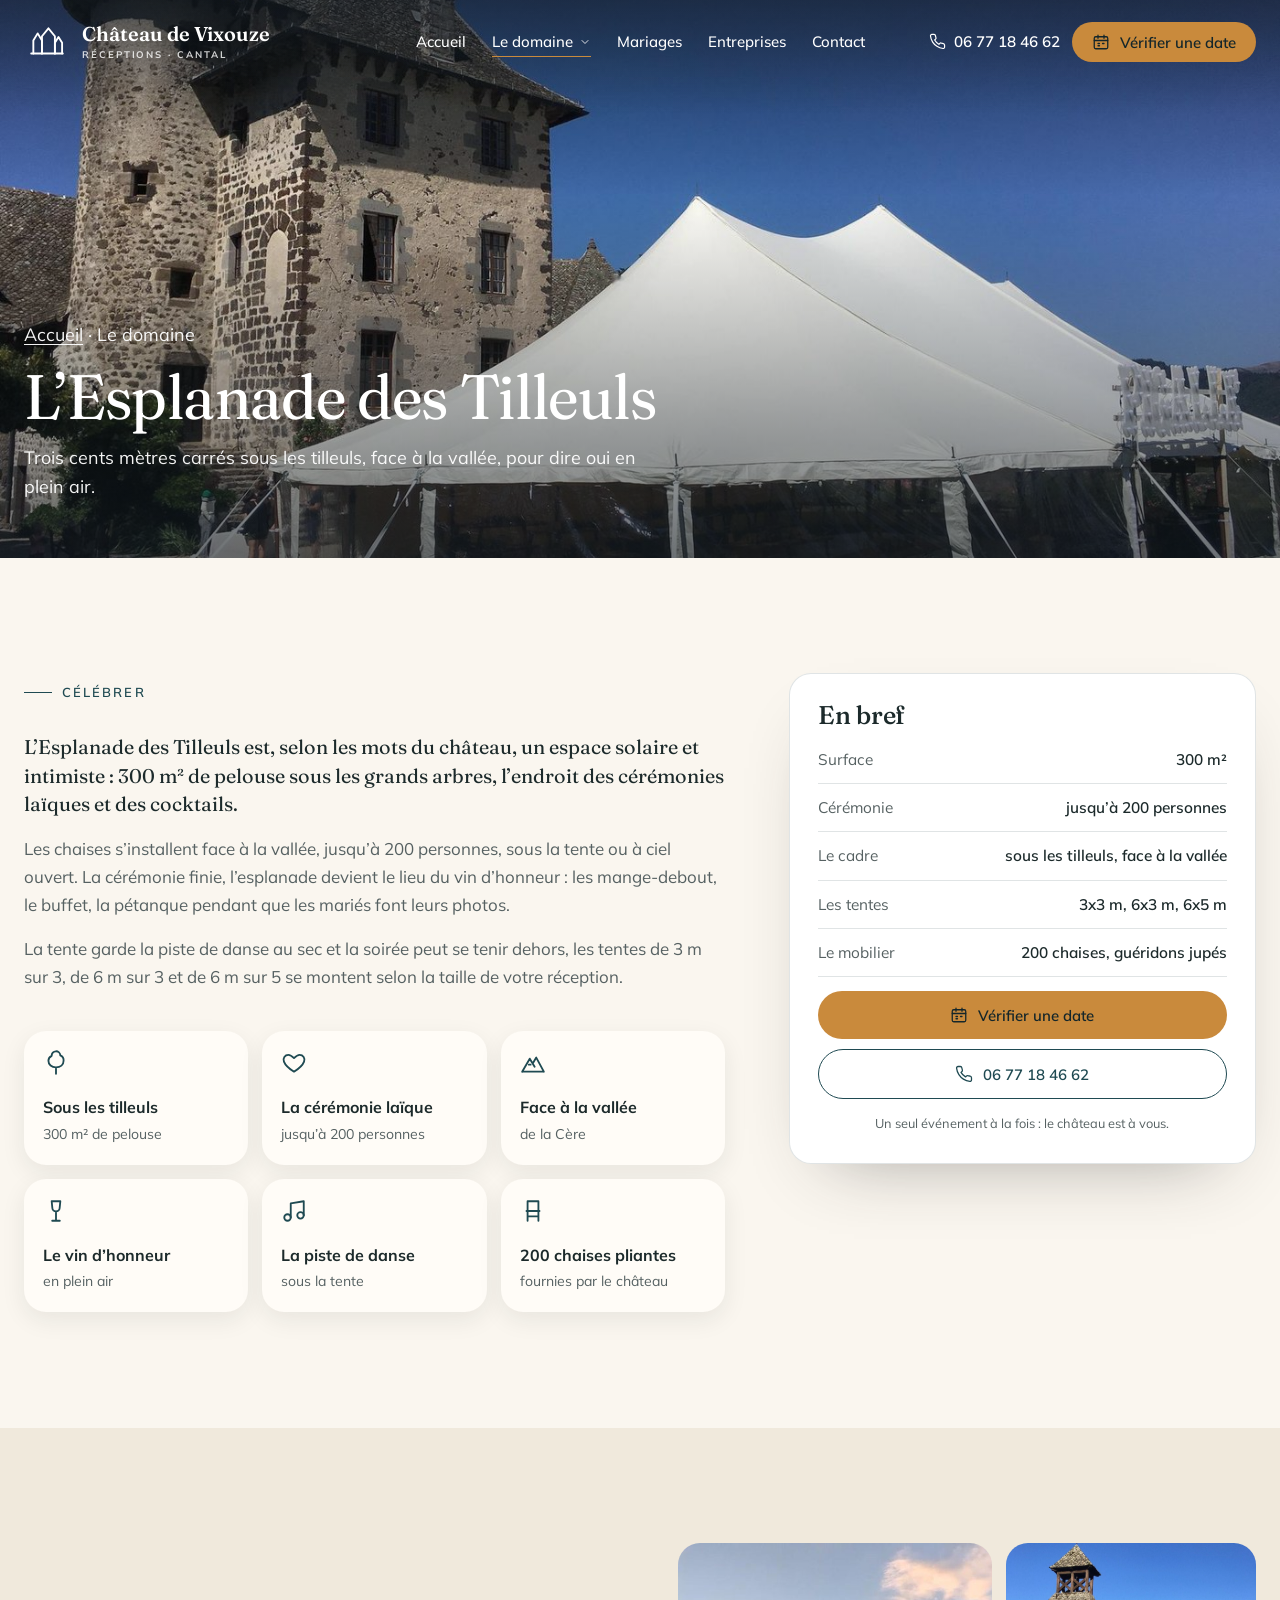
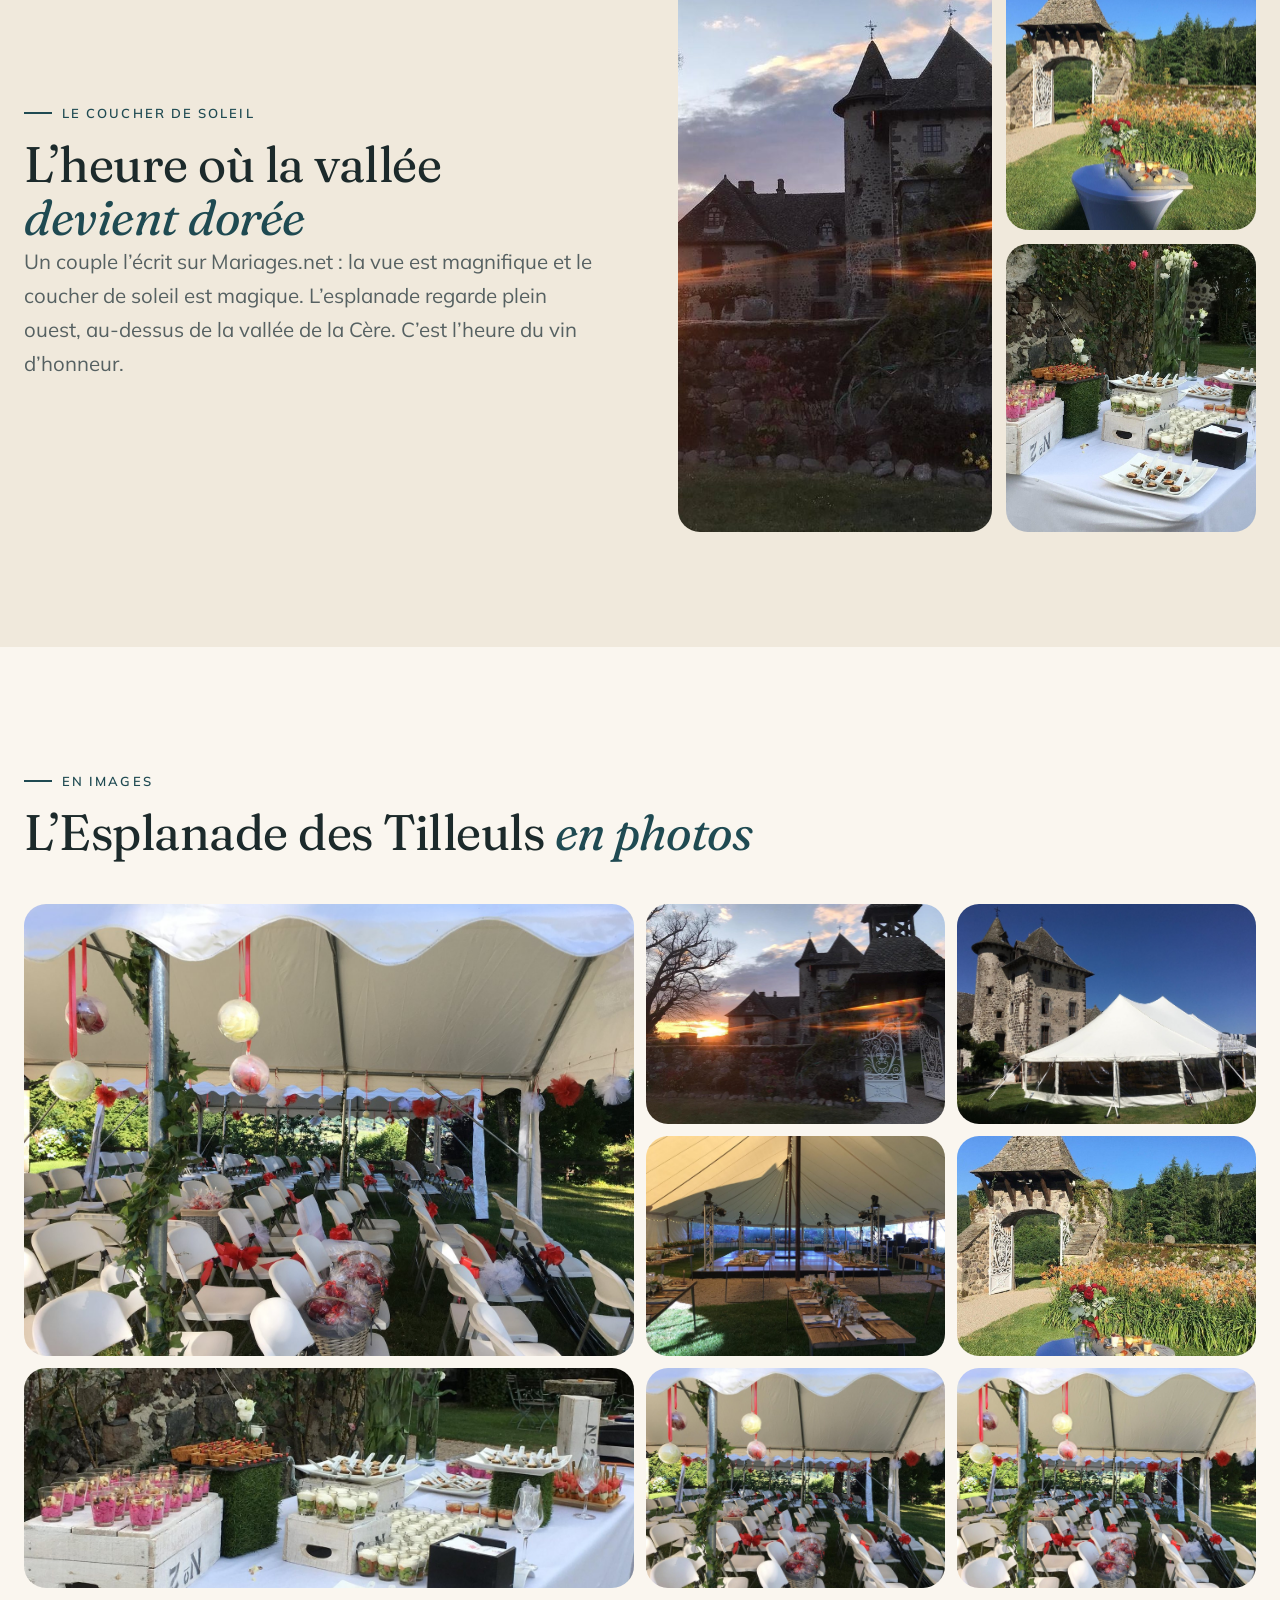
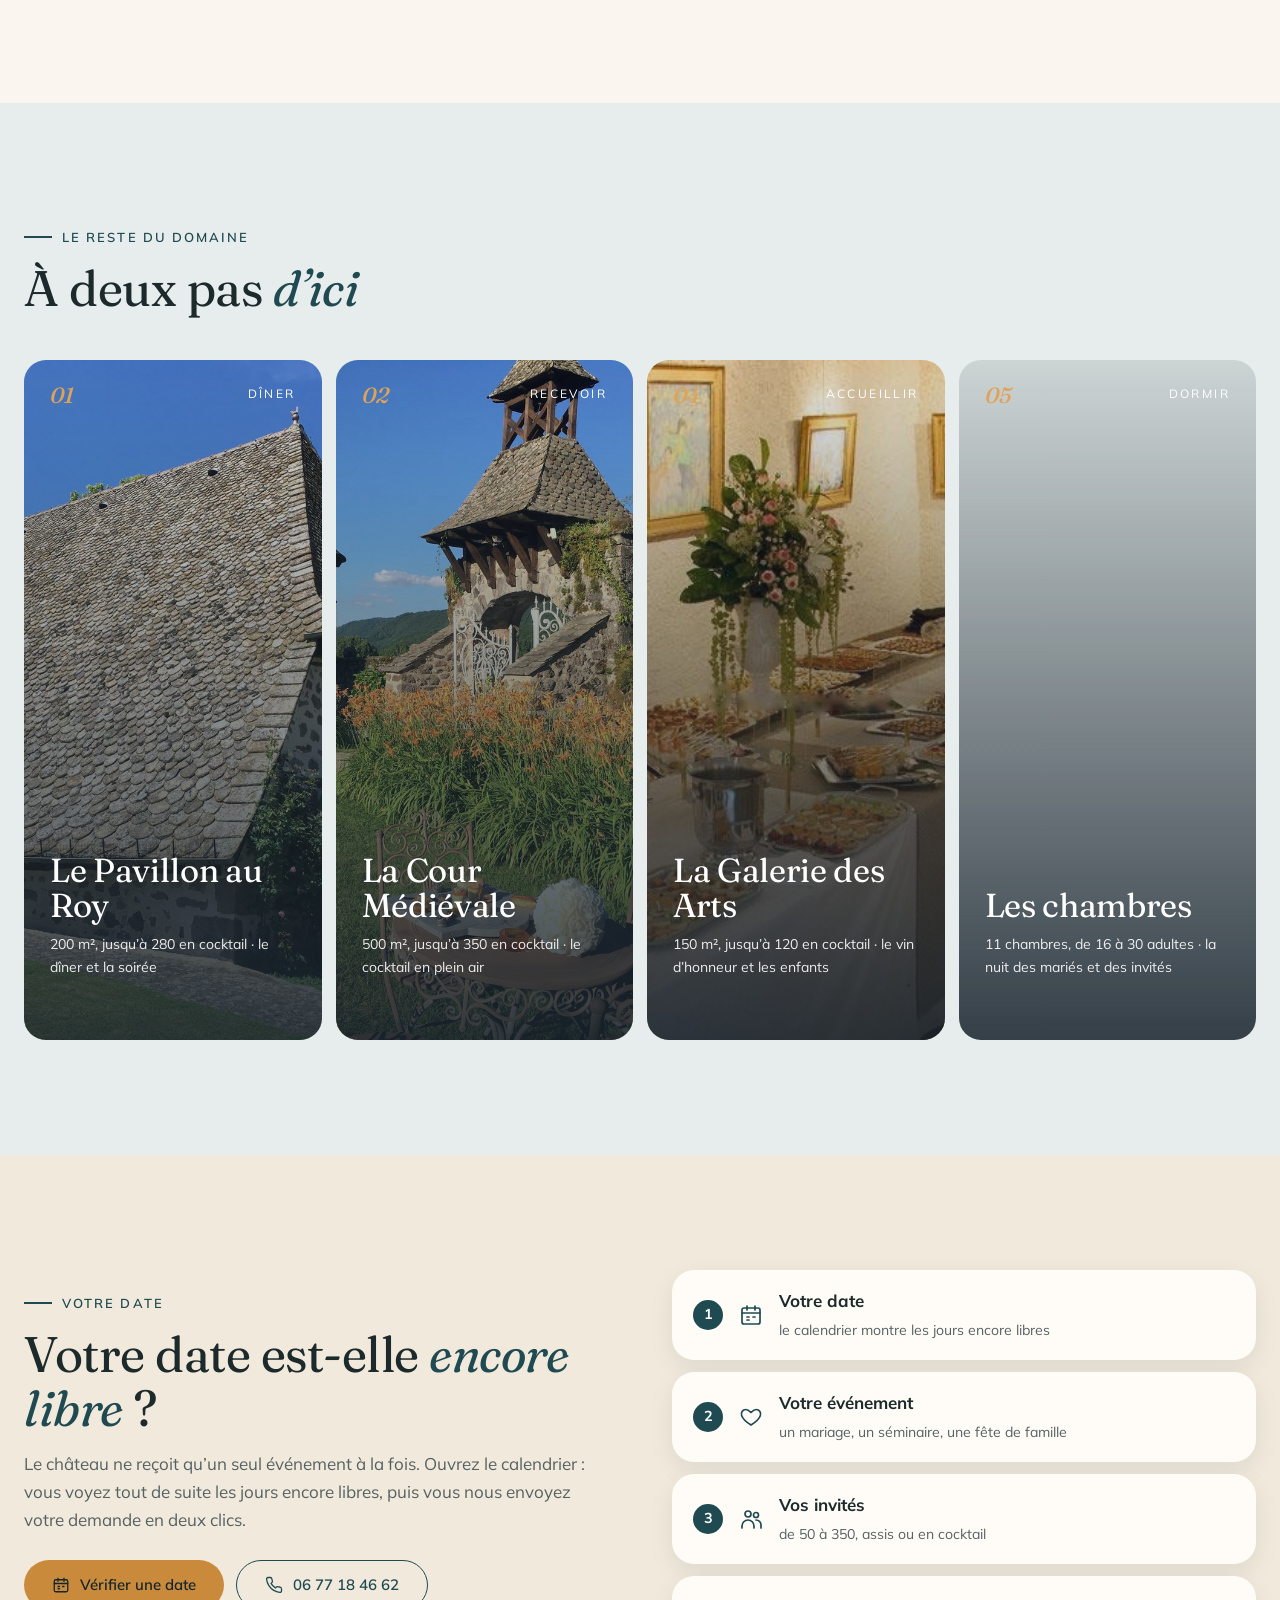
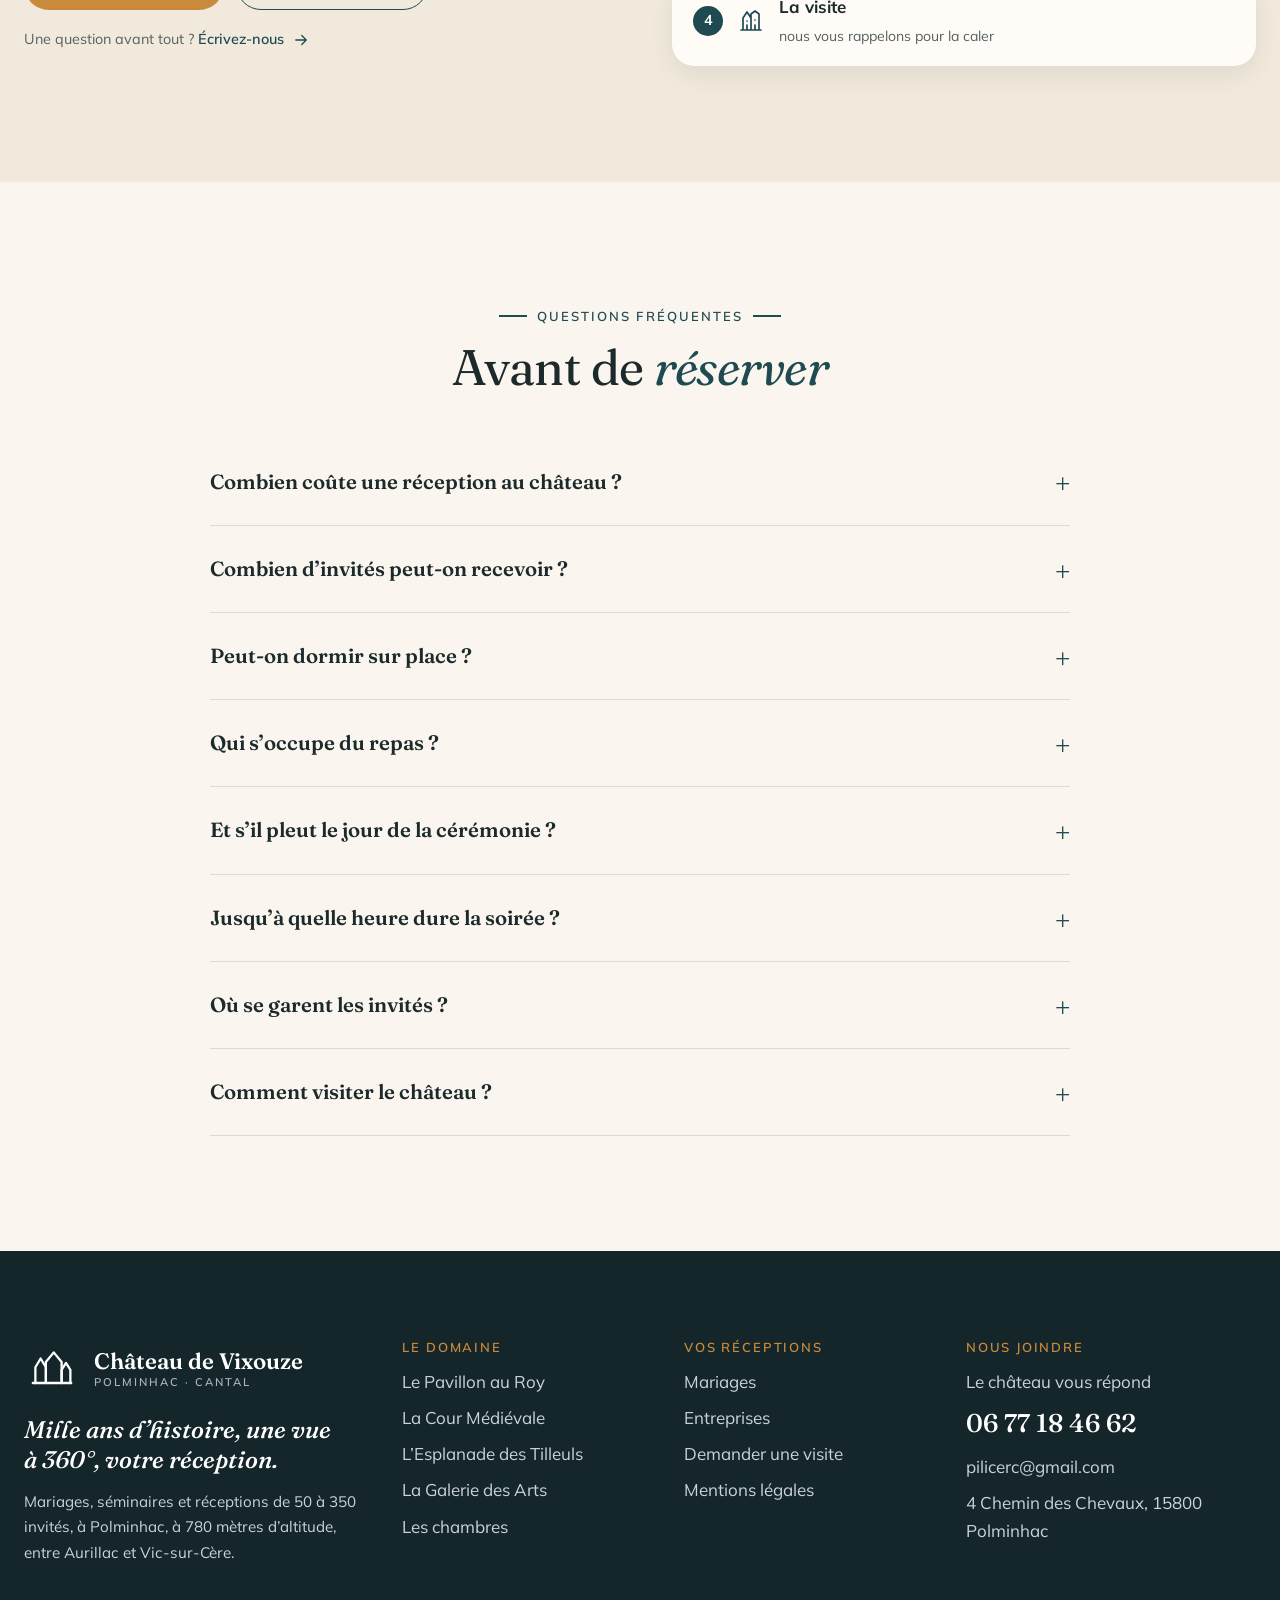
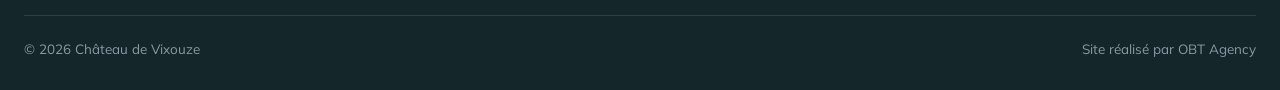
<file: esplanade-des-tilleuls.html>
<!doctype html>
<html lang="fr">
<head>
<meta charset="utf-8">
<meta name="viewport" content="width=device-width, initial-scale=1">
<meta name="robots" content="noindex, nofollow">
<title>L’Esplanade des Tilleuls · Château de Vixouze</title>
<meta name="description" content="L’Esplanade des Tilleuls du Château de Vixouze à Polminhac (Cantal) : 300 m², jusqu’à 200 pour la cérémonie, pour la cérémonie laïque.">
<link rel="icon" href="images/favicon.svg" type="image/svg+xml">
<link rel="preconnect" href="https://fonts.googleapis.com">
<link rel="preconnect" href="https://fonts.gstatic.com" crossorigin>
<link href="https://fonts.googleapis.com/css2?family=Fraunces:ital,opsz,wght@0,9..144,300..700;1,9..144,300..700&family=Mulish:wght@400;500;600;700&display=swap" rel="stylesheet">
<link rel="stylesheet" href="css/style.css">
</head>
<body data-page="esplanade-des-tilleuls">
<header class="entete">
  <div class="conteneur barre">
    <a class="logo" href="index.html" aria-label="Château de Vixouze, accueil"><span class="monogramme"><svg viewBox="0 0 64 64" fill="none" stroke="currentColor" stroke-width="2.6" stroke-linecap="round" stroke-linejoin="round" aria-hidden="true"><path d="M13 48V30l6-10 6 10v18"/><path d="M25 48V24l9-11 9 11v24"/><path d="M43 48V33l5-8 5 8v15"/><path d="M10 48h44"/></svg></span><span class="nom">Château de Vixouze<small>Réceptions · Cantal</small></span></a>
    <ul class="menu">
      <li><a href="index.html">Accueil</a></li>
      <li><a class="ouvrir actif" href="pavillon-au-roy.html">Le domaine <svg viewBox="0 0 24 24" fill="none" stroke="currentColor" stroke-width="1.7" stroke-linecap="round" stroke-linejoin="round" aria-hidden="true"><path d="m6 9 6 6 6-6"/></svg></a>
        <div class="sous-menu"><a href="pavillon-au-roy.html"><img src="images/pavillon/diner.jpg" alt=""><span>Le Pavillon au Roy<small>le dîner et la soirée</small></span></a><a href="cour-medievale.html"><img src="images/cour/jardin-tours.jpg" alt=""><span>La Cour Médiévale<small>le cocktail en plein air</small></span></a><a href="esplanade-des-tilleuls.html"><img src="images/tilleuls/ceremonie.jpg" alt=""><span>L’Esplanade des Tilleuls<small>la cérémonie laïque</small></span></a><a href="galerie-des-arts.html"><img src="images/galerie/buffet.jpg" alt=""><span>La Galerie des Arts<small>le vin d’honneur et les enfants</small></span></a><a href="chambres.html"><img src="images/chambres/suite.jpg" alt=""><span>Les chambres<small>la nuit des mariés et des invités</small></span></a></div></li>
      <li><a href="mariages.html">Mariages</a></li>
      <li><a href="entreprises.html">Entreprises</a></li>
      <li><a href="contact.html">Contact</a></li>
    </ul>
    <div class="actions">
      <a class="tel-entete" href="tel:+33677184662"><svg viewBox="0 0 24 24" fill="none" stroke="currentColor" stroke-width="1.7" stroke-linecap="round" stroke-linejoin="round" aria-hidden="true"><path d="M22 16.9v3a2 2 0 0 1-2.2 2 19.8 19.8 0 0 1-8.6-3.1 19.5 19.5 0 0 1-6-6A19.8 19.8 0 0 1 2.1 4.2 2 2 0 0 1 4.1 2h3a2 2 0 0 1 2 1.7c.1 1 .4 1.9.7 2.8a2 2 0 0 1-.5 2.1L8 9.9a16 16 0 0 0 6 6l1.3-1.3a2 2 0 0 1 2.1-.4c.9.3 1.8.6 2.8.7a2 2 0 0 1 1.7 2z"/></svg><span>06 77 18 46 62</span></a>
      <a class="btn btn-plein" href="contact.html#demande" data-date><svg viewBox="0 0 24 24" fill="none" stroke="currentColor" stroke-width="1.7" stroke-linecap="round" stroke-linejoin="round" aria-hidden="true"><rect x="3" y="5" width="18" height="16" rx="2"/><path d="M3 10h18M8 3v4M16 3v4M8 14h2M14 14h2M8 17h2"/></svg> Vérifier une date</a>
      <button class="burger" aria-label="Menu" aria-expanded="false"><span></span></button>
    </div>
  </div>
</header>
<main>
<section class="bandeau">
  <img src="images/tilleuls/tente.jpg" alt="L’Esplanade des Tilleuls">
  <div class="conteneur">
    <p class="fil"><a href="index.html">Accueil</a> · Le domaine</p>
    <h1>L’Esplanade des Tilleuls</h1>
    <p>Trois cents mètres carrés sous les tilleuls, face à la vallée, pour dire oui en plein air.</p>
  </div>
</section>

<section class="section">
  <div class="conteneur fiche">
    <div class="intro" data-reveal>
      <span class="surtitre">Célébrer</span>
      <p class="chapo">L’Esplanade des Tilleuls est, selon les mots du château, un espace solaire et intimiste : 300 m² de pelouse sous les grands arbres, l’endroit des cérémonies laïques et des cocktails.</p>
      <p>Les chaises s’installent face à la vallée, jusqu’à 200 personnes, sous la tente ou à ciel ouvert. La cérémonie finie, l’esplanade devient le lieu du vin d’honneur : les mange-debout, le buffet, la pétanque pendant que les mariés font leurs photos.</p><p>La tente garde la piste de danse au sec et la soirée peut se tenir dehors, les tentes de 3 m sur 3, de 6 m sur 3 et de 6 m sur 5 se montent selon la taille de votre réception.</p>
      <div class="pieces"><div class="piece"><svg viewBox="0 0 24 24" fill="none" stroke="currentColor" stroke-width="1.7" stroke-linecap="round" stroke-linejoin="round" aria-hidden="true"><path d="M12 22v-6M12 16c-4 0-7-2.4-7-6a5 5 0 0 1 3-4.6A4 4 0 0 1 16 5a5 5 0 0 1 3 5c0 3.6-3 6-7 6z"/></svg><strong>Sous les tilleuls</strong><small>300 m² de pelouse</small></div><div class="piece"><svg viewBox="0 0 24 24" fill="none" stroke="currentColor" stroke-width="1.7" stroke-linecap="round" stroke-linejoin="round" aria-hidden="true"><path d="M12 20s-7.5-4.6-9.3-9.3C1.5 7.5 3.6 4.5 6.8 4.5c2 0 3.3 1.1 5.2 3 1.9-1.9 3.2-3 5.2-3 3.2 0 5.3 3 4.1 6.2C19.5 15.4 12 20 12 20z"/></svg><strong>La cérémonie laïque</strong><small>jusqu’à 200 personnes</small></div><div class="piece"><svg viewBox="0 0 24 24" fill="none" stroke="currentColor" stroke-width="1.7" stroke-linecap="round" stroke-linejoin="round" aria-hidden="true"><path d="m2 20 7-12 4.5 7.5M22 20 15 7l-3 5M2 20h20M8.2 13.5h1.6"/></svg><strong>Face à la vallée</strong><small>de la Cère</small></div><div class="piece"><svg viewBox="0 0 24 24" fill="none" stroke="currentColor" stroke-width="1.7" stroke-linecap="round" stroke-linejoin="round" aria-hidden="true"><path d="M8 3h8l-.6 6a3.4 3.4 0 0 1-6.8 0zM12 12.5V21M8.5 21h7"/></svg><strong>Le vin d’honneur</strong><small>en plein air</small></div><div class="piece"><svg viewBox="0 0 24 24" fill="none" stroke="currentColor" stroke-width="1.7" stroke-linecap="round" stroke-linejoin="round" aria-hidden="true"><path d="M9 18V5l12-2v13"/><circle cx="6" cy="18" r="3"/><circle cx="18" cy="16" r="3"/></svg><strong>La piste de danse</strong><small>sous la tente</small></div><div class="piece"><svg viewBox="0 0 24 24" fill="none" stroke="currentColor" stroke-width="1.7" stroke-linecap="round" stroke-linejoin="round" aria-hidden="true"><path d="M7 3h10v9H7zM6 12h12M7 12v9M17 12v9M7 17h10"/></svg><strong>200 chaises pliantes</strong><small>fournies par le château</small></div></div>
    </div>
    <aside class="encart" data-reveal>
      <h3>En bref</h3>
      <div class="ligne"><span>Surface</span><strong>300 m²</strong></div><div class="ligne"><span>Cérémonie</span><strong>jusqu’à 200 personnes</strong></div><div class="ligne"><span>Le cadre</span><strong>sous les tilleuls, face à la vallée</strong></div><div class="ligne"><span>Les tentes</span><strong>3x3 m, 6x3 m, 6x5 m</strong></div><div class="ligne"><span>Le mobilier</span><strong>200 chaises, guéridons jupés</strong></div>
      <a class="btn btn-plein" href="contact.html#demande" data-date><svg viewBox="0 0 24 24" fill="none" stroke="currentColor" stroke-width="1.7" stroke-linecap="round" stroke-linejoin="round" aria-hidden="true"><rect x="3" y="5" width="18" height="16" rx="2"/><path d="M3 10h18M8 3v4M16 3v4M8 14h2M14 14h2M8 17h2"/></svg> Vérifier une date</a>
      <a class="btn btn-contour" href="tel:+33677184662"><svg viewBox="0 0 24 24" fill="none" stroke="currentColor" stroke-width="1.7" stroke-linecap="round" stroke-linejoin="round" aria-hidden="true"><path d="M22 16.9v3a2 2 0 0 1-2.2 2 19.8 19.8 0 0 1-8.6-3.1 19.5 19.5 0 0 1-6-6A19.8 19.8 0 0 1 2.1 4.2 2 2 0 0 1 4.1 2h3a2 2 0 0 1 2 1.7c.1 1 .4 1.9.7 2.8a2 2 0 0 1-.5 2.1L8 9.9a16 16 0 0 0 6 6l1.3-1.3a2 2 0 0 1 2.1-.4c.9.3 1.8.6 2.8.7a2 2 0 0 1 1.7 2z"/></svg> 06 77 18 46 62</a>
      <p class="petit-encart">Un seul événement à la fois : le château est à vous.</p>
    </aside>
  </div>
</section>

<section class="section creme">
  <div class="conteneur split">
    <div data-reveal>
      <span class="surtitre">Le coucher de soleil</span>
      <h2>L’heure où la vallée <em class="it">devient dorée</em></h2>
      <p class="chapeau">Un couple l’écrit sur Mariages.net : la vue est magnifique et le coucher de soleil est magique. L’esplanade regarde plein ouest, au-dessus de la vallée de la Cère. C’est l’heure du vin d’honneur.</p>
    </div>
    <div class="duo-photos" data-reveal><img src="images/tilleuls/coucher.jpg" alt="L’heure où la vallée" loading="lazy" decoding="async"><img src="images/tilleuls/mange-debout.jpg" alt="L’heure où la vallée" loading="lazy" decoding="async"><img src="images/tilleuls/buffet.jpg" alt="L’heure où la vallée" loading="lazy" decoding="async"></div>
  </div>
</section>

<section class="section" id="galerie">
  <div class="conteneur">
    <div class="entete-section"><div><span class="surtitre">En images</span><h2>L’Esplanade des Tilleuls <em class="it">en photos</em></h2></div></div>
    <div class="mosaique" data-reveal><button class="grand" data-galerie="images/tilleuls/ceremonie.jpg" data-legende="La cérémonie installée sous la tente" aria-label="Agrandir : La cérémonie installée sous la tente"><img src="images/tilleuls/ceremonie.jpg" alt="La cérémonie installée sous la tente" loading="lazy" decoding="async"><span>La cérémonie installée sous la tente</span></button><button class="" data-galerie="images/tilleuls/coucher.jpg" data-legende="Le coucher de soleil sur l’esplanade" aria-label="Agrandir : Le coucher de soleil sur l’esplanade"><img src="images/tilleuls/coucher.jpg" alt="Le coucher de soleil sur l’esplanade" loading="lazy" decoding="async"><span>Le coucher de soleil sur l’esplanade</span></button><button class="" data-galerie="images/tilleuls/tente.jpg" data-legende="La tente montée devant le château" aria-label="Agrandir : La tente montée devant le château"><img src="images/tilleuls/tente.jpg" alt="La tente montée devant le château" loading="lazy" decoding="async"><span>La tente montée devant le château</span></button><button class="" data-galerie="images/tilleuls/piste.jpg" data-legende="La piste de danse sous la tente" aria-label="Agrandir : La piste de danse sous la tente"><img src="images/tilleuls/piste.jpg" alt="La piste de danse sous la tente" loading="lazy" decoding="async"><span>La piste de danse sous la tente</span></button><button class="" data-galerie="images/tilleuls/mange-debout.jpg" data-legende="Un mange-debout devant le porche" aria-label="Agrandir : Un mange-debout devant le porche"><img src="images/tilleuls/mange-debout.jpg" alt="Un mange-debout devant le porche" loading="lazy" decoding="async"><span>Un mange-debout devant le porche</span></button><button class="large" data-galerie="images/tilleuls/buffet.jpg" data-legende="Le buffet du vin d’honneur" aria-label="Agrandir : Le buffet du vin d’honneur"><img src="images/tilleuls/buffet.jpg" alt="Le buffet du vin d’honneur" loading="lazy" decoding="async"><span>Le buffet du vin d’honneur</span></button><button class="" data-galerie="images/tilleuls/tente-boules.jpg" data-legende="Les boules de papier suspendues" aria-label="Agrandir : Les boules de papier suspendues"><img src="images/tilleuls/tente-boules.jpg" alt="Les boules de papier suspendues" loading="lazy" decoding="async"><span>Les boules de papier suspendues</span></button><button class="" data-galerie="images/tilleuls/ceremonie-chaises.jpg" data-legende="Les chaises de la cérémonie" aria-label="Agrandir : Les chaises de la cérémonie"><img src="images/tilleuls/ceremonie-chaises.jpg" alt="Les chaises de la cérémonie" loading="lazy" decoding="async"><span>Les chaises de la cérémonie</span></button></div>
  </div>
</section>

<section class="section glacier">
  <div class="conteneur">
    <div class="entete-section"><div><span class="surtitre">Le reste du domaine</span><h2>À deux pas <em class="it">d’ici</em></h2></div></div>
    <div class="portes" data-reveal><a class="porte" href="pavillon-au-roy.html">
        <img src="images/pavillon/exterieur.jpg" alt="Le Pavillon au Roy" loading="lazy" decoding="async">
        <span class="num">01</span><span class="verbe">Dîner</span>
        <div class="bas">
          <h3>Le Pavillon au Roy</h3>
          <div class="infos">200 m², jusqu’à 280 en cocktail · le dîner et la soirée</div>
          <p>Une charpente de cinq siècles pour le dîner et la piste de danse, jusqu’à 200 convives assis.</p>
          <span class="btn btn-plein">Découvrir</span>
        </div>
      </a><a class="porte" href="cour-medievale.html">
        <img src="images/cour/jardin-table.jpg" alt="La Cour Médiévale" loading="lazy" decoding="async">
        <span class="num">02</span><span class="verbe">Recevoir</span>
        <div class="bas">
          <h3>La Cour Médiévale</h3>
          <div class="infos">500 m², jusqu’à 350 en cocktail · le cocktail en plein air</div>
          <p>Cinq cents mètres carrés entre deux donjons et trois bassins, face aux Monts d’Auvergne.</p>
          <span class="btn btn-plein">Découvrir</span>
        </div>
      </a><a class="porte" href="galerie-des-arts.html">
        <img src="images/galerie/buffet.jpg" alt="La Galerie des Arts" loading="lazy" decoding="async">
        <span class="num">04</span><span class="verbe">Accueillir</span>
        <div class="bas">
          <h3>La Galerie des Arts</h3>
          <div class="infos">150 m², jusqu’à 120 en cocktail · le vin d’honneur et les enfants</div>
          <p>Cent cinquante mètres carrés pour le vin d’honneur, le repli s’il pleut et le coin des enfants.</p>
          <span class="btn btn-plein">Découvrir</span>
        </div>
      </a><a class="porte" href="chambres.html">
        <img src="images/chambres/suite.jpg" alt="Les chambres" loading="lazy" decoding="async">
        <span class="num">05</span><span class="verbe">Dormir</span>
        <div class="bas">
          <h3>Les chambres</h3>
          <div class="infos">11 chambres, de 16 à 30 adultes · la nuit des mariés et des invités</div>
          <p>Une suite nuptiale de 70 m² et dix chambres, pour que personne ne reprenne la route.</p>
          <span class="btn btn-plein">Découvrir</span>
        </div>
      </a></div>
  </div>
</section>

<section class="section creme" id="reservation">
  <div class="conteneur bloc-resa">
    <div data-reveal>
      <span class="surtitre">Votre date</span>
      <h2>Votre date est-elle <em class="it">encore libre</em> ?</h2>
      <p class="intro-contact">Le château ne reçoit qu’un seul événement à la fois. Ouvrez le calendrier : vous voyez tout de suite les jours encore libres, puis vous nous envoyez votre demande en deux clics.</p>
      <div class="boutons"><a class="btn btn-plein" href="contact.html#demande" data-date><svg viewBox="0 0 24 24" fill="none" stroke="currentColor" stroke-width="1.7" stroke-linecap="round" stroke-linejoin="round" aria-hidden="true"><rect x="3" y="5" width="18" height="16" rx="2"/><path d="M3 10h18M8 3v4M16 3v4M8 14h2M14 14h2M8 17h2"/></svg> Vérifier une date</a><a class="btn btn-contour" href="tel:+33677184662"><svg viewBox="0 0 24 24" fill="none" stroke="currentColor" stroke-width="1.7" stroke-linecap="round" stroke-linejoin="round" aria-hidden="true"><path d="M22 16.9v3a2 2 0 0 1-2.2 2 19.8 19.8 0 0 1-8.6-3.1 19.5 19.5 0 0 1-6-6A19.8 19.8 0 0 1 2.1 4.2 2 2 0 0 1 4.1 2h3a2 2 0 0 1 2 1.7c.1 1 .4 1.9.7 2.8a2 2 0 0 1-.5 2.1L8 9.9a16 16 0 0 0 6 6l1.3-1.3a2 2 0 0 1 2.1-.4c.9.3 1.8.6 2.8.7a2 2 0 0 1 1.7 2z"/></svg> 06 77 18 46 62</a></div>
      <p class="petit">Une question avant tout ? <a class="lien-fleche" href="contact.html">Écrivez-nous <svg viewBox="0 0 24 24" fill="none" stroke="currentColor" stroke-width="1.7" stroke-linecap="round" stroke-linejoin="round" aria-hidden="true"><path d="M5 12h14M13 6l6 6-6 6"/></svg></a></p>
    </div>
    <ol class="etapes-resa" data-reveal><li><span class="num">1</span><svg viewBox="0 0 24 24" fill="none" stroke="currentColor" stroke-width="1.7" stroke-linecap="round" stroke-linejoin="round" aria-hidden="true"><rect x="3" y="5" width="18" height="16" rx="2"/><path d="M3 10h18M8 3v4M16 3v4M8 14h2M14 14h2M8 17h2"/></svg><div><strong>Votre date</strong><small>le calendrier montre les jours encore libres</small></div></li><li><span class="num">2</span><svg viewBox="0 0 24 24" fill="none" stroke="currentColor" stroke-width="1.7" stroke-linecap="round" stroke-linejoin="round" aria-hidden="true"><path d="M12 20s-7.5-4.6-9.3-9.3C1.5 7.5 3.6 4.5 6.8 4.5c2 0 3.3 1.1 5.2 3 1.9-1.9 3.2-3 5.2-3 3.2 0 5.3 3 4.1 6.2C19.5 15.4 12 20 12 20z"/></svg><div><strong>Votre événement</strong><small>un mariage, un séminaire, une fête de famille</small></div></li><li><span class="num">3</span><svg viewBox="0 0 24 24" fill="none" stroke="currentColor" stroke-width="1.7" stroke-linecap="round" stroke-linejoin="round" aria-hidden="true"><circle cx="9" cy="7" r="3"/><path d="M3 21v-2a6 6 0 0 1 12 0v2"/><circle cx="17" cy="8" r="2.5"/><path d="M17 13a5 5 0 0 1 5 5v3"/></svg><div><strong>Vos invités</strong><small>de 50 à 350, assis ou en cocktail</small></div></li><li><span class="num">4</span><svg viewBox="0 0 24 24" fill="none" stroke="currentColor" stroke-width="1.7" stroke-linecap="round" stroke-linejoin="round" aria-hidden="true"><path d="M4 21V9l4-6 4 6M12 21V5l4-3 4 3v16M8 21v-5M16 21v-5M2 21h20M8 12h.01M16 11h.01"/></svg><div><strong>La visite</strong><small>nous vous rappelons pour la caler</small></div></li></ol>
  </div>
</section>
<section class="section" id="questions">
  <div class="conteneur">
    <div class="entete-section centre"><div><span class="surtitre">Questions fréquentes</span><h2>Avant de <em class="it">réserver</em></h2></div></div>
    <div class="faq"><details><summary>Combien coûte une réception au château ?</summary><p>La location du domaine commence à 8 800 €, selon la date, la formule et le nombre d’invités. Trois formules existent : le Pack Noces avec les essentiels, le Pack Premium qui ajoute les installations techniques, le Pack Cérémonie Laïque pour l’expérience complète. Appelez-nous au 06 77 18 46 62 pour un devis à votre date.</p></details><details><summary>Combien d’invités peut-on recevoir ?</summary><p>De 50 à 350 personnes. Le Pavillon au Roy reçoit jusqu’à 200 convives assis et 280 en cocktail, la Cour Médiévale jusqu’à 350 en cocktail, l’Esplanade des Tilleuls jusqu’à 200 pour la cérémonie. Le château ne reçoit qu’un seul événement à la fois : le domaine entier est à vous.</p></details><details><summary>Peut-on dormir sur place ?</summary><p>Oui : onze chambres accueillent de seize à trente adultes, dont une suite nuptiale de 70 m² avec son salon privé. Elles se louent dans le cadre d’un événement au château. Les familles nombreuses prennent les chambres de la Tour, jusqu’à quatre couchages.</p></details><details><summary>Qui s’occupe du repas ?</summary><p>Le château travaille avec des traiteurs partenaires, qui connaissent la cuisine du Pavillon au Roy et son office de préparation. Les prestataires référencés couvrent aussi le DJ, les fleuristes et les photographes. Dites-nous votre projet, nous vous mettons en relation.</p></details><details><summary>Et s’il pleut le jour de la cérémonie ?</summary><p>La Galerie des Arts prend le relais pour le vin d’honneur, en quelques minutes, sans rien changer au reste de la journée. La tente de l’Esplanade des Tilleuls abrite la cérémonie et la piste de danse.</p></details><details><summary>Jusqu’à quelle heure dure la soirée ?</summary><p>La musique peut se prolonger jusqu’à cinq heures du matin dans le Pavillon au Roy. Le départ se fait le lendemain à dix-sept heures. Une navette ramène vos invités, pour trois heures ou pour toute la nuit.</p></details><details><summary>Où se garent les invités ?</summary><p>Trois parkings privés accueillent plus de cent voitures sur le domaine, avec des places supplémentaires à proximité. La gare de Polminhac est à deux minutes, l’aéroport d’Aurillac à vingt-deux minutes.</p></details><details><summary>Comment visiter le château ?</summary><p>Le château est ouvert aux repérages sur rendez-vous. Choisissez une date dans le calendrier ou écrivez-nous : nous vous rappelons pour organiser la visite.</p></details></div>
  </div>
</section>
</main>
<footer class="pied">
  <div class="conteneur">
    <div class="grille">
      <div>
        <a class="logo-pied" href="index.html"><span class="monogramme"><svg viewBox="0 0 64 64" fill="none" stroke="currentColor" stroke-width="2.6" stroke-linecap="round" stroke-linejoin="round" aria-hidden="true"><path d="M13 48V30l6-10 6 10v18"/><path d="M25 48V24l9-11 9 11v24"/><path d="M43 48V33l5-8 5 8v15"/><path d="M10 48h44"/></svg></span><span>Château de Vixouze<small>Polminhac · Cantal</small></span></a>
        <p class="accroche">Mille ans d’histoire, une vue à 360°, votre réception.</p>
        <p>Mariages, séminaires et réceptions de 50 à 350 invités, à Polminhac, à 780 mètres d’altitude, entre Aurillac et Vic-sur-Cère.</p>
      </div>
      <div><h4>Le domaine</h4><ul><li><a href="pavillon-au-roy.html">Le Pavillon au Roy</a></li><li><a href="cour-medievale.html">La Cour Médiévale</a></li><li><a href="esplanade-des-tilleuls.html">L’Esplanade des Tilleuls</a></li><li><a href="galerie-des-arts.html">La Galerie des Arts</a></li><li><a href="chambres.html">Les chambres</a></li></ul></div>
      <div><h4>Vos réceptions</h4><ul><li><a href="mariages.html">Mariages</a></li><li><a href="entreprises.html">Entreprises</a></li><li><a href="contact.html#demande">Demander une visite</a></li><li><a href="mentions-legales.html">Mentions légales</a></li></ul></div>
      <div><h4>Nous joindre</h4><ul><li>Le château vous répond<a class="tel-pied" href="tel:+33677184662">06 77 18 46 62</a></li><li><a href="mailto:pilicerc@gmail.com">pilicerc@gmail.com</a></li><li>4 Chemin des Chevaux, 15800 Polminhac</li></ul></div>
    </div>
    <div class="bas"><span>© 2026 Château de Vixouze</span><span>Site réalisé par OBT Agency</span></div>
  </div>
</footer>
<nav class="barre-mobile" aria-label="Contact rapide">
  <a class="appeler" href="tel:+33677184662"><svg viewBox="0 0 24 24" fill="none" stroke="currentColor" stroke-width="1.7" stroke-linecap="round" stroke-linejoin="round" aria-hidden="true"><path d="M22 16.9v3a2 2 0 0 1-2.2 2 19.8 19.8 0 0 1-8.6-3.1 19.5 19.5 0 0 1-6-6A19.8 19.8 0 0 1 2.1 4.2 2 2 0 0 1 4.1 2h3a2 2 0 0 1 2 1.7c.1 1 .4 1.9.7 2.8a2 2 0 0 1-.5 2.1L8 9.9a16 16 0 0 0 6 6l1.3-1.3a2 2 0 0 1 2.1-.4c.9.3 1.8.6 2.8.7a2 2 0 0 1 1.7 2z"/></svg> Appeler</a>
  <a href="contact.html#demande" data-date><svg viewBox="0 0 24 24" fill="none" stroke="currentColor" stroke-width="1.7" stroke-linecap="round" stroke-linejoin="round" aria-hidden="true"><rect x="3" y="5" width="18" height="16" rx="2"/><path d="M3 10h18M8 3v4M16 3v4M8 14h2M14 14h2M8 17h2"/></svg> Une date</a>
</nav>
<script src="js/site.js"></script>
<script src="js/calendrier.js"></script>
</body>
</html>
</file>
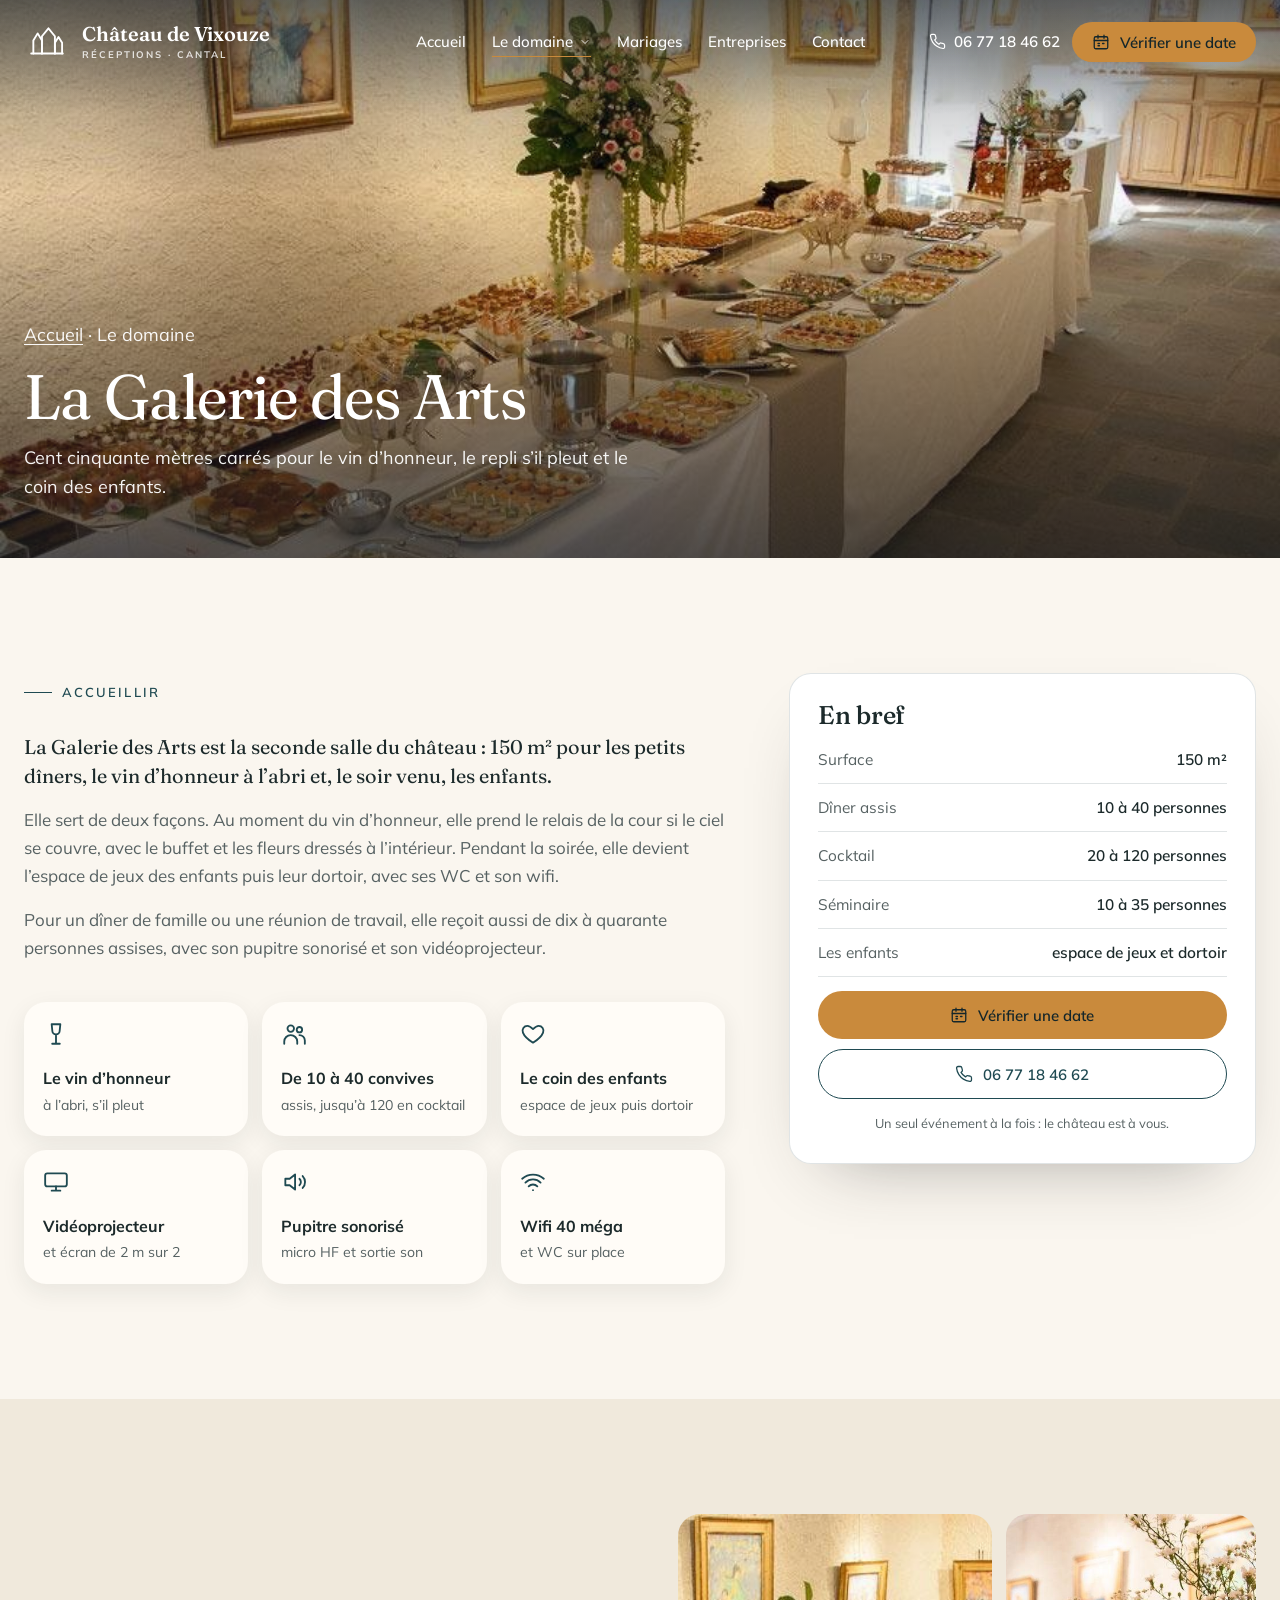
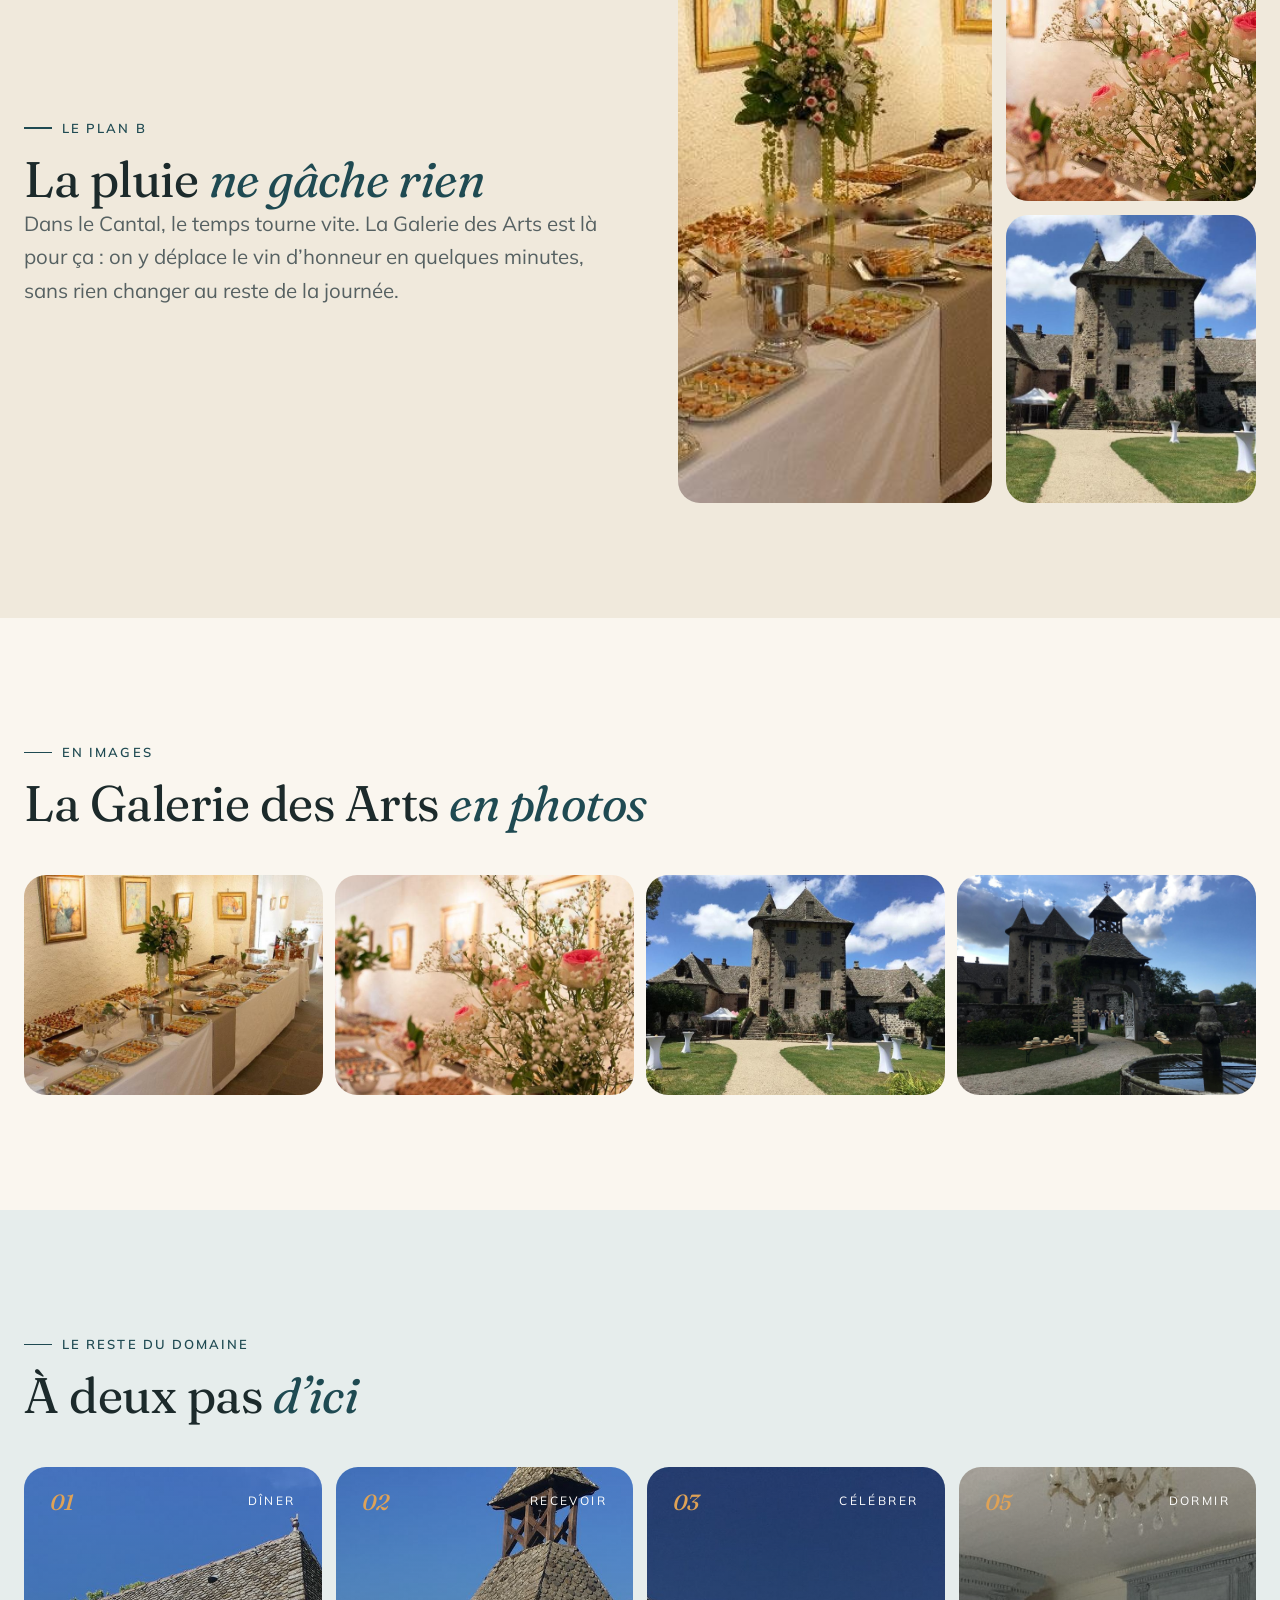
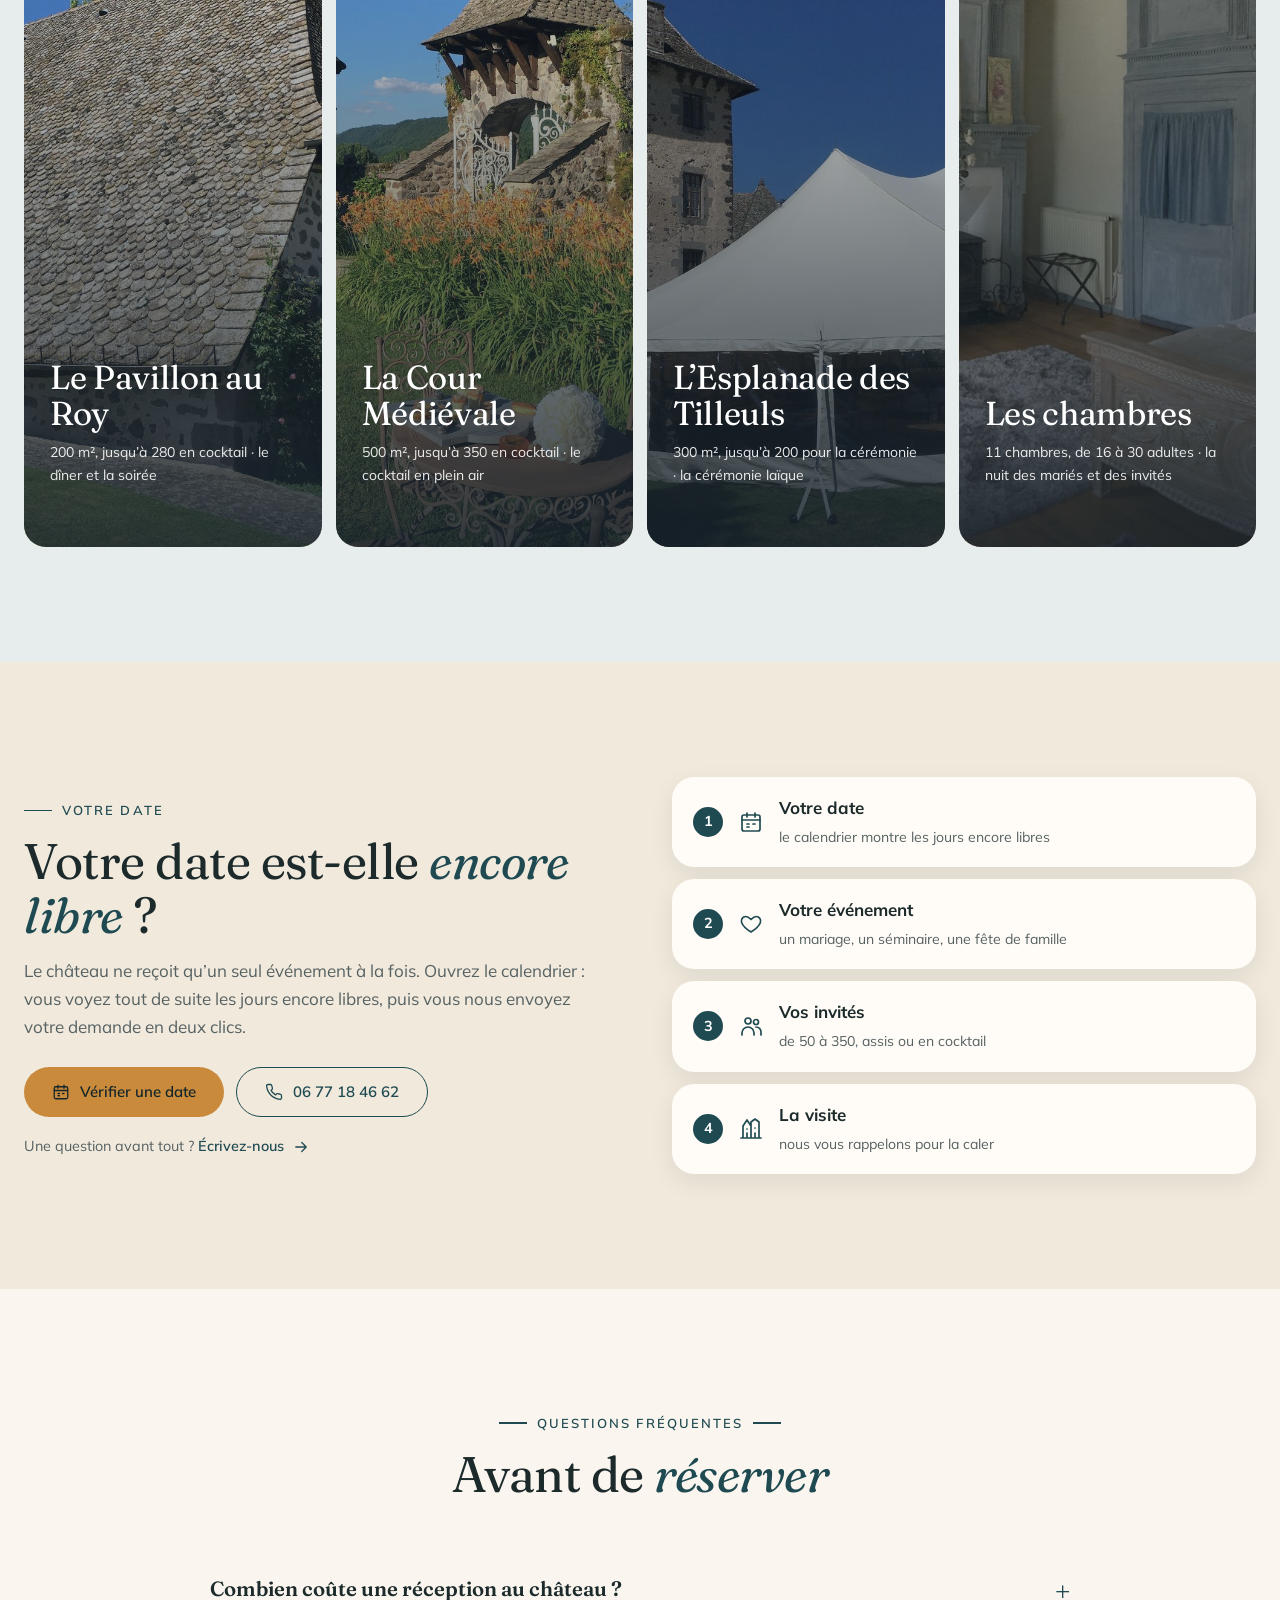
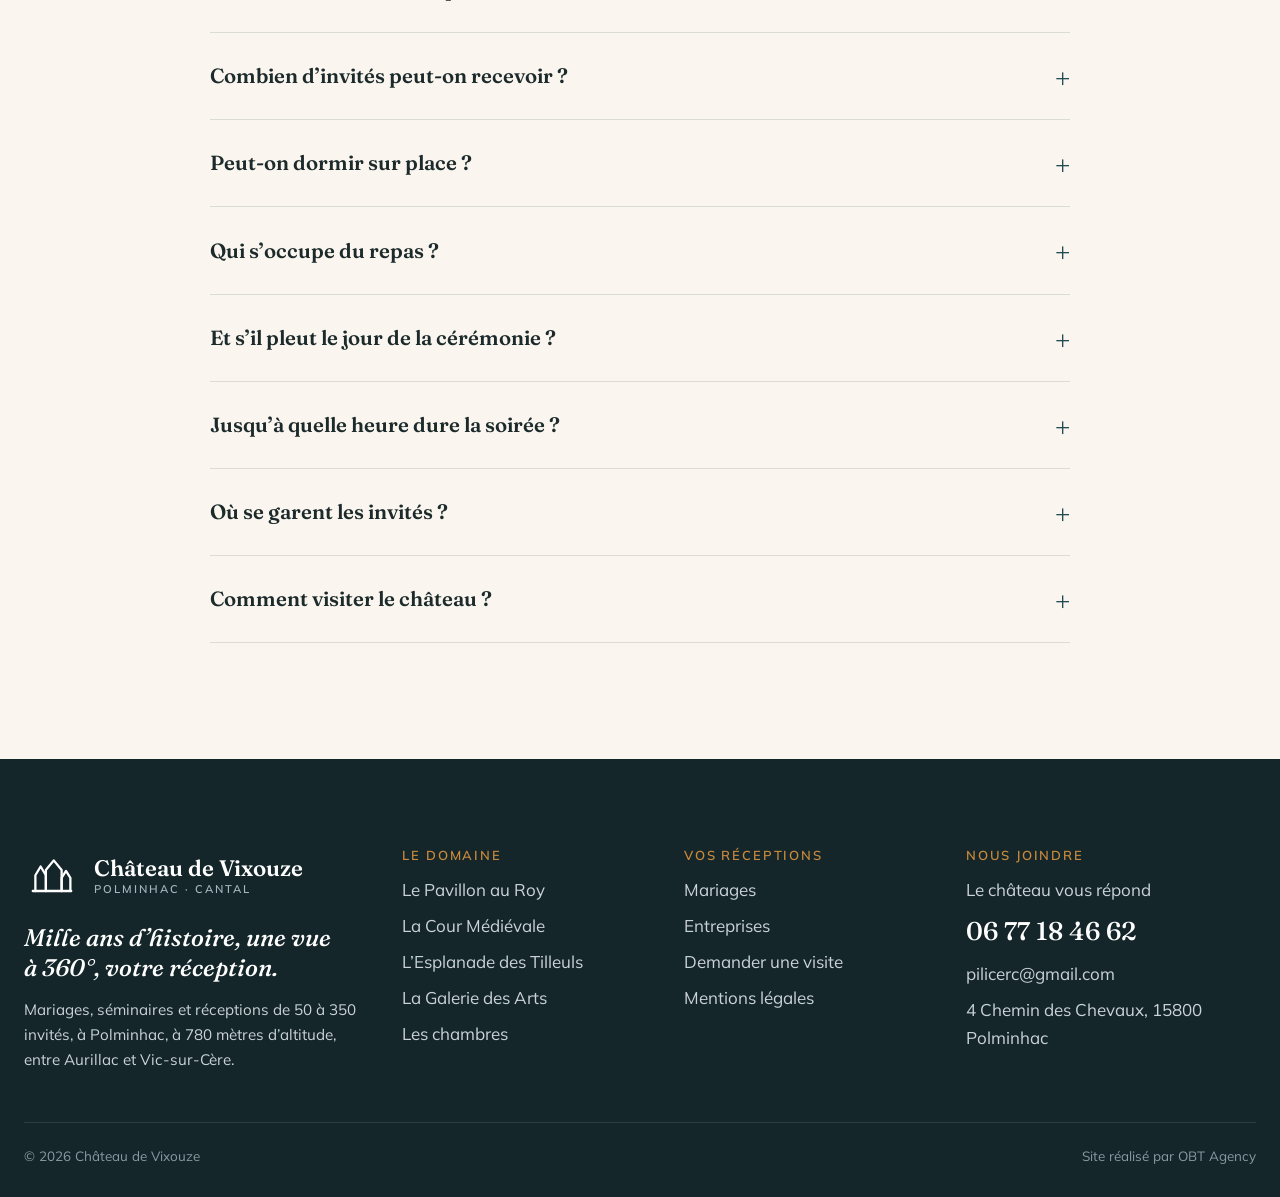
<file: galerie-des-arts.html>
<!doctype html>
<html lang="fr">
<head>
<meta charset="utf-8">
<meta name="viewport" content="width=device-width, initial-scale=1">
<meta name="robots" content="noindex, nofollow">
<title>La Galerie des Arts · Château de Vixouze</title>
<meta name="description" content="La Galerie des Arts du Château de Vixouze à Polminhac (Cantal) : 150 m², jusqu’à 120 en cocktail, pour le vin d’honneur et les enfants.">
<link rel="icon" href="images/favicon.svg" type="image/svg+xml">
<link rel="preconnect" href="https://fonts.googleapis.com">
<link rel="preconnect" href="https://fonts.gstatic.com" crossorigin>
<link href="https://fonts.googleapis.com/css2?family=Fraunces:ital,opsz,wght@0,9..144,300..700;1,9..144,300..700&family=Mulish:wght@400;500;600;700&display=swap" rel="stylesheet">
<link rel="stylesheet" href="css/style.css">
</head>
<body data-page="galerie-des-arts">
<header class="entete">
  <div class="conteneur barre">
    <a class="logo" href="index.html" aria-label="Château de Vixouze, accueil"><span class="monogramme"><svg viewBox="0 0 64 64" fill="none" stroke="currentColor" stroke-width="2.6" stroke-linecap="round" stroke-linejoin="round" aria-hidden="true"><path d="M13 48V30l6-10 6 10v18"/><path d="M25 48V24l9-11 9 11v24"/><path d="M43 48V33l5-8 5 8v15"/><path d="M10 48h44"/></svg></span><span class="nom">Château de Vixouze<small>Réceptions · Cantal</small></span></a>
    <ul class="menu">
      <li><a href="index.html">Accueil</a></li>
      <li><a class="ouvrir actif" href="pavillon-au-roy.html">Le domaine <svg viewBox="0 0 24 24" fill="none" stroke="currentColor" stroke-width="1.7" stroke-linecap="round" stroke-linejoin="round" aria-hidden="true"><path d="m6 9 6 6 6-6"/></svg></a>
        <div class="sous-menu"><a href="pavillon-au-roy.html"><img src="images/pavillon/diner.jpg" alt=""><span>Le Pavillon au Roy<small>le dîner et la soirée</small></span></a><a href="cour-medievale.html"><img src="images/cour/jardin-tours.jpg" alt=""><span>La Cour Médiévale<small>le cocktail en plein air</small></span></a><a href="esplanade-des-tilleuls.html"><img src="images/tilleuls/ceremonie.jpg" alt=""><span>L’Esplanade des Tilleuls<small>la cérémonie laïque</small></span></a><a href="galerie-des-arts.html"><img src="images/galerie/buffet.jpg" alt=""><span>La Galerie des Arts<small>le vin d’honneur et les enfants</small></span></a><a href="chambres.html"><img src="images/chambres/suite.jpg" alt=""><span>Les chambres<small>la nuit des mariés et des invités</small></span></a></div></li>
      <li><a href="mariages.html">Mariages</a></li>
      <li><a href="entreprises.html">Entreprises</a></li>
      <li><a href="contact.html">Contact</a></li>
    </ul>
    <div class="actions">
      <a class="tel-entete" href="tel:+33677184662"><svg viewBox="0 0 24 24" fill="none" stroke="currentColor" stroke-width="1.7" stroke-linecap="round" stroke-linejoin="round" aria-hidden="true"><path d="M22 16.9v3a2 2 0 0 1-2.2 2 19.8 19.8 0 0 1-8.6-3.1 19.5 19.5 0 0 1-6-6A19.8 19.8 0 0 1 2.1 4.2 2 2 0 0 1 4.1 2h3a2 2 0 0 1 2 1.7c.1 1 .4 1.9.7 2.8a2 2 0 0 1-.5 2.1L8 9.9a16 16 0 0 0 6 6l1.3-1.3a2 2 0 0 1 2.1-.4c.9.3 1.8.6 2.8.7a2 2 0 0 1 1.7 2z"/></svg><span>06 77 18 46 62</span></a>
      <a class="btn btn-plein" href="contact.html#demande" data-date><svg viewBox="0 0 24 24" fill="none" stroke="currentColor" stroke-width="1.7" stroke-linecap="round" stroke-linejoin="round" aria-hidden="true"><rect x="3" y="5" width="18" height="16" rx="2"/><path d="M3 10h18M8 3v4M16 3v4M8 14h2M14 14h2M8 17h2"/></svg> Vérifier une date</a>
      <button class="burger" aria-label="Menu" aria-expanded="false"><span></span></button>
    </div>
  </div>
</header>
<main>
<section class="bandeau">
  <img src="images/galerie/buffet.jpg" alt="La Galerie des Arts">
  <div class="conteneur">
    <p class="fil"><a href="index.html">Accueil</a> · Le domaine</p>
    <h1>La Galerie des Arts</h1>
    <p>Cent cinquante mètres carrés pour le vin d’honneur, le repli s’il pleut et le coin des enfants.</p>
  </div>
</section>

<section class="section">
  <div class="conteneur fiche">
    <div class="intro" data-reveal>
      <span class="surtitre">Accueillir</span>
      <p class="chapo">La Galerie des Arts est la seconde salle du château : 150 m² pour les petits dîners, le vin d’honneur à l’abri et, le soir venu, les enfants.</p>
      <p>Elle sert de deux façons. Au moment du vin d’honneur, elle prend le relais de la cour si le ciel se couvre, avec le buffet et les fleurs dressés à l’intérieur. Pendant la soirée, elle devient l’espace de jeux des enfants puis leur dortoir, avec ses WC et son wifi.</p><p>Pour un dîner de famille ou une réunion de travail, elle reçoit aussi de dix à quarante personnes assises, avec son pupitre sonorisé et son vidéoprojecteur.</p>
      <div class="pieces"><div class="piece"><svg viewBox="0 0 24 24" fill="none" stroke="currentColor" stroke-width="1.7" stroke-linecap="round" stroke-linejoin="round" aria-hidden="true"><path d="M8 3h8l-.6 6a3.4 3.4 0 0 1-6.8 0zM12 12.5V21M8.5 21h7"/></svg><strong>Le vin d’honneur</strong><small>à l’abri, s’il pleut</small></div><div class="piece"><svg viewBox="0 0 24 24" fill="none" stroke="currentColor" stroke-width="1.7" stroke-linecap="round" stroke-linejoin="round" aria-hidden="true"><circle cx="9" cy="7" r="3"/><path d="M3 21v-2a6 6 0 0 1 12 0v2"/><circle cx="17" cy="8" r="2.5"/><path d="M17 13a5 5 0 0 1 5 5v3"/></svg><strong>De 10 à 40 convives</strong><small>assis, jusqu’à 120 en cocktail</small></div><div class="piece"><svg viewBox="0 0 24 24" fill="none" stroke="currentColor" stroke-width="1.7" stroke-linecap="round" stroke-linejoin="round" aria-hidden="true"><path d="M12 20s-7.5-4.6-9.3-9.3C1.5 7.5 3.6 4.5 6.8 4.5c2 0 3.3 1.1 5.2 3 1.9-1.9 3.2-3 5.2-3 3.2 0 5.3 3 4.1 6.2C19.5 15.4 12 20 12 20z"/></svg><strong>Le coin des enfants</strong><small>espace de jeux puis dortoir</small></div><div class="piece"><svg viewBox="0 0 24 24" fill="none" stroke="currentColor" stroke-width="1.7" stroke-linecap="round" stroke-linejoin="round" aria-hidden="true"><rect x="2" y="4" width="20" height="12" rx="2"/><path d="M12 16v4M8 20h8"/></svg><strong>Vidéoprojecteur</strong><small>et écran de 2 m sur 2</small></div><div class="piece"><svg viewBox="0 0 24 24" fill="none" stroke="currentColor" stroke-width="1.7" stroke-linecap="round" stroke-linejoin="round" aria-hidden="true"><path d="M4 9v6h4l5 4V5L8 9zM17 9a4 4 0 0 1 0 6M20 6.5a8 8 0 0 1 0 11"/></svg><strong>Pupitre sonorisé</strong><small>micro HF et sortie son</small></div><div class="piece"><svg viewBox="0 0 24 24" fill="none" stroke="currentColor" stroke-width="1.7" stroke-linecap="round" stroke-linejoin="round" aria-hidden="true"><path d="M5 12.5a10 10 0 0 1 14 0M8 16a5.5 5.5 0 0 1 8 0M12 19.5h.01M2 9a15 15 0 0 1 20 0"/></svg><strong>Wifi 40 méga</strong><small>et WC sur place</small></div></div>
    </div>
    <aside class="encart" data-reveal>
      <h3>En bref</h3>
      <div class="ligne"><span>Surface</span><strong>150 m²</strong></div><div class="ligne"><span>Dîner assis</span><strong>10 à 40 personnes</strong></div><div class="ligne"><span>Cocktail</span><strong>20 à 120 personnes</strong></div><div class="ligne"><span>Séminaire</span><strong>10 à 35 personnes</strong></div><div class="ligne"><span>Les enfants</span><strong>espace de jeux et dortoir</strong></div>
      <a class="btn btn-plein" href="contact.html#demande" data-date><svg viewBox="0 0 24 24" fill="none" stroke="currentColor" stroke-width="1.7" stroke-linecap="round" stroke-linejoin="round" aria-hidden="true"><rect x="3" y="5" width="18" height="16" rx="2"/><path d="M3 10h18M8 3v4M16 3v4M8 14h2M14 14h2M8 17h2"/></svg> Vérifier une date</a>
      <a class="btn btn-contour" href="tel:+33677184662"><svg viewBox="0 0 24 24" fill="none" stroke="currentColor" stroke-width="1.7" stroke-linecap="round" stroke-linejoin="round" aria-hidden="true"><path d="M22 16.9v3a2 2 0 0 1-2.2 2 19.8 19.8 0 0 1-8.6-3.1 19.5 19.5 0 0 1-6-6A19.8 19.8 0 0 1 2.1 4.2 2 2 0 0 1 4.1 2h3a2 2 0 0 1 2 1.7c.1 1 .4 1.9.7 2.8a2 2 0 0 1-.5 2.1L8 9.9a16 16 0 0 0 6 6l1.3-1.3a2 2 0 0 1 2.1-.4c.9.3 1.8.6 2.8.7a2 2 0 0 1 1.7 2z"/></svg> 06 77 18 46 62</a>
      <p class="petit-encart">Un seul événement à la fois : le château est à vous.</p>
    </aside>
  </div>
</section>

<section class="section creme">
  <div class="conteneur split">
    <div data-reveal>
      <span class="surtitre">Le plan B</span>
      <h2>La pluie <em class="it">ne gâche rien</em></h2>
      <p class="chapeau">Dans le Cantal, le temps tourne vite. La Galerie des Arts est là pour ça : on y déplace le vin d’honneur en quelques minutes, sans rien changer au reste de la journée.</p>
    </div>
    <div class="duo-photos" data-reveal><img src="images/galerie/buffet.jpg" alt="La pluie" loading="lazy" decoding="async"><img src="images/galerie/fleurs.jpg" alt="La pluie" loading="lazy" decoding="async"><img src="images/galerie/cour-mange.jpg" alt="La pluie" loading="lazy" decoding="async"></div>
  </div>
</section>

<section class="section" id="galerie">
  <div class="conteneur">
    <div class="entete-section"><div><span class="surtitre">En images</span><h2>La Galerie des Arts <em class="it">en photos</em></h2></div></div>
    <div class="mosaique" data-reveal><button class="" data-galerie="images/galerie/buffet.jpg" data-legende="Le buffet dressé dans la Galerie des Arts" aria-label="Agrandir : Le buffet dressé dans la Galerie des Arts"><img src="images/galerie/buffet.jpg" alt="Le buffet dressé dans la Galerie des Arts" loading="lazy" decoding="async"><span>Le buffet dressé dans la Galerie des Arts</span></button><button class="" data-galerie="images/galerie/fleurs.jpg" data-legende="Les fleurs du buffet" aria-label="Agrandir : Les fleurs du buffet"><img src="images/galerie/fleurs.jpg" alt="Les fleurs du buffet" loading="lazy" decoding="async"><span>Les fleurs du buffet</span></button><button class="" data-galerie="images/galerie/cour-mange.jpg" data-legende="Les mange-debout devant le donjon" aria-label="Agrandir : Les mange-debout devant le donjon"><img src="images/galerie/cour-mange.jpg" alt="Les mange-debout devant le donjon" loading="lazy" decoding="async"><span>Les mange-debout devant le donjon</span></button><button class="" data-galerie="images/galerie/cour-accueil.jpg" data-legende="L’accueil des invités au porche" aria-label="Agrandir : L’accueil des invités au porche"><img src="images/galerie/cour-accueil.jpg" alt="L’accueil des invités au porche" loading="lazy" decoding="async"><span>L’accueil des invités au porche</span></button></div>
  </div>
</section>

<section class="section glacier">
  <div class="conteneur">
    <div class="entete-section"><div><span class="surtitre">Le reste du domaine</span><h2>À deux pas <em class="it">d’ici</em></h2></div></div>
    <div class="portes" data-reveal><a class="porte" href="pavillon-au-roy.html">
        <img src="images/pavillon/exterieur.jpg" alt="Le Pavillon au Roy" loading="lazy" decoding="async">
        <span class="num">01</span><span class="verbe">Dîner</span>
        <div class="bas">
          <h3>Le Pavillon au Roy</h3>
          <div class="infos">200 m², jusqu’à 280 en cocktail · le dîner et la soirée</div>
          <p>Une charpente de cinq siècles pour le dîner et la piste de danse, jusqu’à 200 convives assis.</p>
          <span class="btn btn-plein">Découvrir</span>
        </div>
      </a><a class="porte" href="cour-medievale.html">
        <img src="images/cour/jardin-table.jpg" alt="La Cour Médiévale" loading="lazy" decoding="async">
        <span class="num">02</span><span class="verbe">Recevoir</span>
        <div class="bas">
          <h3>La Cour Médiévale</h3>
          <div class="infos">500 m², jusqu’à 350 en cocktail · le cocktail en plein air</div>
          <p>Cinq cents mètres carrés entre deux donjons et trois bassins, face aux Monts d’Auvergne.</p>
          <span class="btn btn-plein">Découvrir</span>
        </div>
      </a><a class="porte" href="esplanade-des-tilleuls.html">
        <img src="images/tilleuls/tente.jpg" alt="L’Esplanade des Tilleuls" loading="lazy" decoding="async">
        <span class="num">03</span><span class="verbe">Célébrer</span>
        <div class="bas">
          <h3>L’Esplanade des Tilleuls</h3>
          <div class="infos">300 m², jusqu’à 200 pour la cérémonie · la cérémonie laïque</div>
          <p>Trois cents mètres carrés sous les tilleuls, face à la vallée, pour dire oui en plein air.</p>
          <span class="btn btn-plein">Découvrir</span>
        </div>
      </a><a class="porte" href="chambres.html">
        <img src="images/chambres/suite.jpg" alt="Les chambres" loading="lazy" decoding="async">
        <span class="num">05</span><span class="verbe">Dormir</span>
        <div class="bas">
          <h3>Les chambres</h3>
          <div class="infos">11 chambres, de 16 à 30 adultes · la nuit des mariés et des invités</div>
          <p>Une suite nuptiale de 70 m² et dix chambres, pour que personne ne reprenne la route.</p>
          <span class="btn btn-plein">Découvrir</span>
        </div>
      </a></div>
  </div>
</section>

<section class="section creme" id="reservation">
  <div class="conteneur bloc-resa">
    <div data-reveal>
      <span class="surtitre">Votre date</span>
      <h2>Votre date est-elle <em class="it">encore libre</em> ?</h2>
      <p class="intro-contact">Le château ne reçoit qu’un seul événement à la fois. Ouvrez le calendrier : vous voyez tout de suite les jours encore libres, puis vous nous envoyez votre demande en deux clics.</p>
      <div class="boutons"><a class="btn btn-plein" href="contact.html#demande" data-date><svg viewBox="0 0 24 24" fill="none" stroke="currentColor" stroke-width="1.7" stroke-linecap="round" stroke-linejoin="round" aria-hidden="true"><rect x="3" y="5" width="18" height="16" rx="2"/><path d="M3 10h18M8 3v4M16 3v4M8 14h2M14 14h2M8 17h2"/></svg> Vérifier une date</a><a class="btn btn-contour" href="tel:+33677184662"><svg viewBox="0 0 24 24" fill="none" stroke="currentColor" stroke-width="1.7" stroke-linecap="round" stroke-linejoin="round" aria-hidden="true"><path d="M22 16.9v3a2 2 0 0 1-2.2 2 19.8 19.8 0 0 1-8.6-3.1 19.5 19.5 0 0 1-6-6A19.8 19.8 0 0 1 2.1 4.2 2 2 0 0 1 4.1 2h3a2 2 0 0 1 2 1.7c.1 1 .4 1.9.7 2.8a2 2 0 0 1-.5 2.1L8 9.9a16 16 0 0 0 6 6l1.3-1.3a2 2 0 0 1 2.1-.4c.9.3 1.8.6 2.8.7a2 2 0 0 1 1.7 2z"/></svg> 06 77 18 46 62</a></div>
      <p class="petit">Une question avant tout ? <a class="lien-fleche" href="contact.html">Écrivez-nous <svg viewBox="0 0 24 24" fill="none" stroke="currentColor" stroke-width="1.7" stroke-linecap="round" stroke-linejoin="round" aria-hidden="true"><path d="M5 12h14M13 6l6 6-6 6"/></svg></a></p>
    </div>
    <ol class="etapes-resa" data-reveal><li><span class="num">1</span><svg viewBox="0 0 24 24" fill="none" stroke="currentColor" stroke-width="1.7" stroke-linecap="round" stroke-linejoin="round" aria-hidden="true"><rect x="3" y="5" width="18" height="16" rx="2"/><path d="M3 10h18M8 3v4M16 3v4M8 14h2M14 14h2M8 17h2"/></svg><div><strong>Votre date</strong><small>le calendrier montre les jours encore libres</small></div></li><li><span class="num">2</span><svg viewBox="0 0 24 24" fill="none" stroke="currentColor" stroke-width="1.7" stroke-linecap="round" stroke-linejoin="round" aria-hidden="true"><path d="M12 20s-7.5-4.6-9.3-9.3C1.5 7.5 3.6 4.5 6.8 4.5c2 0 3.3 1.1 5.2 3 1.9-1.9 3.2-3 5.2-3 3.2 0 5.3 3 4.1 6.2C19.5 15.4 12 20 12 20z"/></svg><div><strong>Votre événement</strong><small>un mariage, un séminaire, une fête de famille</small></div></li><li><span class="num">3</span><svg viewBox="0 0 24 24" fill="none" stroke="currentColor" stroke-width="1.7" stroke-linecap="round" stroke-linejoin="round" aria-hidden="true"><circle cx="9" cy="7" r="3"/><path d="M3 21v-2a6 6 0 0 1 12 0v2"/><circle cx="17" cy="8" r="2.5"/><path d="M17 13a5 5 0 0 1 5 5v3"/></svg><div><strong>Vos invités</strong><small>de 50 à 350, assis ou en cocktail</small></div></li><li><span class="num">4</span><svg viewBox="0 0 24 24" fill="none" stroke="currentColor" stroke-width="1.7" stroke-linecap="round" stroke-linejoin="round" aria-hidden="true"><path d="M4 21V9l4-6 4 6M12 21V5l4-3 4 3v16M8 21v-5M16 21v-5M2 21h20M8 12h.01M16 11h.01"/></svg><div><strong>La visite</strong><small>nous vous rappelons pour la caler</small></div></li></ol>
  </div>
</section>
<section class="section" id="questions">
  <div class="conteneur">
    <div class="entete-section centre"><div><span class="surtitre">Questions fréquentes</span><h2>Avant de <em class="it">réserver</em></h2></div></div>
    <div class="faq"><details><summary>Combien coûte une réception au château ?</summary><p>La location du domaine commence à 8 800 €, selon la date, la formule et le nombre d’invités. Trois formules existent : le Pack Noces avec les essentiels, le Pack Premium qui ajoute les installations techniques, le Pack Cérémonie Laïque pour l’expérience complète. Appelez-nous au 06 77 18 46 62 pour un devis à votre date.</p></details><details><summary>Combien d’invités peut-on recevoir ?</summary><p>De 50 à 350 personnes. Le Pavillon au Roy reçoit jusqu’à 200 convives assis et 280 en cocktail, la Cour Médiévale jusqu’à 350 en cocktail, l’Esplanade des Tilleuls jusqu’à 200 pour la cérémonie. Le château ne reçoit qu’un seul événement à la fois : le domaine entier est à vous.</p></details><details><summary>Peut-on dormir sur place ?</summary><p>Oui : onze chambres accueillent de seize à trente adultes, dont une suite nuptiale de 70 m² avec son salon privé. Elles se louent dans le cadre d’un événement au château. Les familles nombreuses prennent les chambres de la Tour, jusqu’à quatre couchages.</p></details><details><summary>Qui s’occupe du repas ?</summary><p>Le château travaille avec des traiteurs partenaires, qui connaissent la cuisine du Pavillon au Roy et son office de préparation. Les prestataires référencés couvrent aussi le DJ, les fleuristes et les photographes. Dites-nous votre projet, nous vous mettons en relation.</p></details><details><summary>Et s’il pleut le jour de la cérémonie ?</summary><p>La Galerie des Arts prend le relais pour le vin d’honneur, en quelques minutes, sans rien changer au reste de la journée. La tente de l’Esplanade des Tilleuls abrite la cérémonie et la piste de danse.</p></details><details><summary>Jusqu’à quelle heure dure la soirée ?</summary><p>La musique peut se prolonger jusqu’à cinq heures du matin dans le Pavillon au Roy. Le départ se fait le lendemain à dix-sept heures. Une navette ramène vos invités, pour trois heures ou pour toute la nuit.</p></details><details><summary>Où se garent les invités ?</summary><p>Trois parkings privés accueillent plus de cent voitures sur le domaine, avec des places supplémentaires à proximité. La gare de Polminhac est à deux minutes, l’aéroport d’Aurillac à vingt-deux minutes.</p></details><details><summary>Comment visiter le château ?</summary><p>Le château est ouvert aux repérages sur rendez-vous. Choisissez une date dans le calendrier ou écrivez-nous : nous vous rappelons pour organiser la visite.</p></details></div>
  </div>
</section>
</main>
<footer class="pied">
  <div class="conteneur">
    <div class="grille">
      <div>
        <a class="logo-pied" href="index.html"><span class="monogramme"><svg viewBox="0 0 64 64" fill="none" stroke="currentColor" stroke-width="2.6" stroke-linecap="round" stroke-linejoin="round" aria-hidden="true"><path d="M13 48V30l6-10 6 10v18"/><path d="M25 48V24l9-11 9 11v24"/><path d="M43 48V33l5-8 5 8v15"/><path d="M10 48h44"/></svg></span><span>Château de Vixouze<small>Polminhac · Cantal</small></span></a>
        <p class="accroche">Mille ans d’histoire, une vue à 360°, votre réception.</p>
        <p>Mariages, séminaires et réceptions de 50 à 350 invités, à Polminhac, à 780 mètres d’altitude, entre Aurillac et Vic-sur-Cère.</p>
      </div>
      <div><h4>Le domaine</h4><ul><li><a href="pavillon-au-roy.html">Le Pavillon au Roy</a></li><li><a href="cour-medievale.html">La Cour Médiévale</a></li><li><a href="esplanade-des-tilleuls.html">L’Esplanade des Tilleuls</a></li><li><a href="galerie-des-arts.html">La Galerie des Arts</a></li><li><a href="chambres.html">Les chambres</a></li></ul></div>
      <div><h4>Vos réceptions</h4><ul><li><a href="mariages.html">Mariages</a></li><li><a href="entreprises.html">Entreprises</a></li><li><a href="contact.html#demande">Demander une visite</a></li><li><a href="mentions-legales.html">Mentions légales</a></li></ul></div>
      <div><h4>Nous joindre</h4><ul><li>Le château vous répond<a class="tel-pied" href="tel:+33677184662">06 77 18 46 62</a></li><li><a href="mailto:pilicerc@gmail.com">pilicerc@gmail.com</a></li><li>4 Chemin des Chevaux, 15800 Polminhac</li></ul></div>
    </div>
    <div class="bas"><span>© 2026 Château de Vixouze</span><span>Site réalisé par OBT Agency</span></div>
  </div>
</footer>
<nav class="barre-mobile" aria-label="Contact rapide">
  <a class="appeler" href="tel:+33677184662"><svg viewBox="0 0 24 24" fill="none" stroke="currentColor" stroke-width="1.7" stroke-linecap="round" stroke-linejoin="round" aria-hidden="true"><path d="M22 16.9v3a2 2 0 0 1-2.2 2 19.8 19.8 0 0 1-8.6-3.1 19.5 19.5 0 0 1-6-6A19.8 19.8 0 0 1 2.1 4.2 2 2 0 0 1 4.1 2h3a2 2 0 0 1 2 1.7c.1 1 .4 1.9.7 2.8a2 2 0 0 1-.5 2.1L8 9.9a16 16 0 0 0 6 6l1.3-1.3a2 2 0 0 1 2.1-.4c.9.3 1.8.6 2.8.7a2 2 0 0 1 1.7 2z"/></svg> Appeler</a>
  <a href="contact.html#demande" data-date><svg viewBox="0 0 24 24" fill="none" stroke="currentColor" stroke-width="1.7" stroke-linecap="round" stroke-linejoin="round" aria-hidden="true"><rect x="3" y="5" width="18" height="16" rx="2"/><path d="M3 10h18M8 3v4M16 3v4M8 14h2M14 14h2M8 17h2"/></svg> Une date</a>
</nav>
<script src="js/site.js"></script>
<script src="js/calendrier.js"></script>
</body>
</html>
</file>
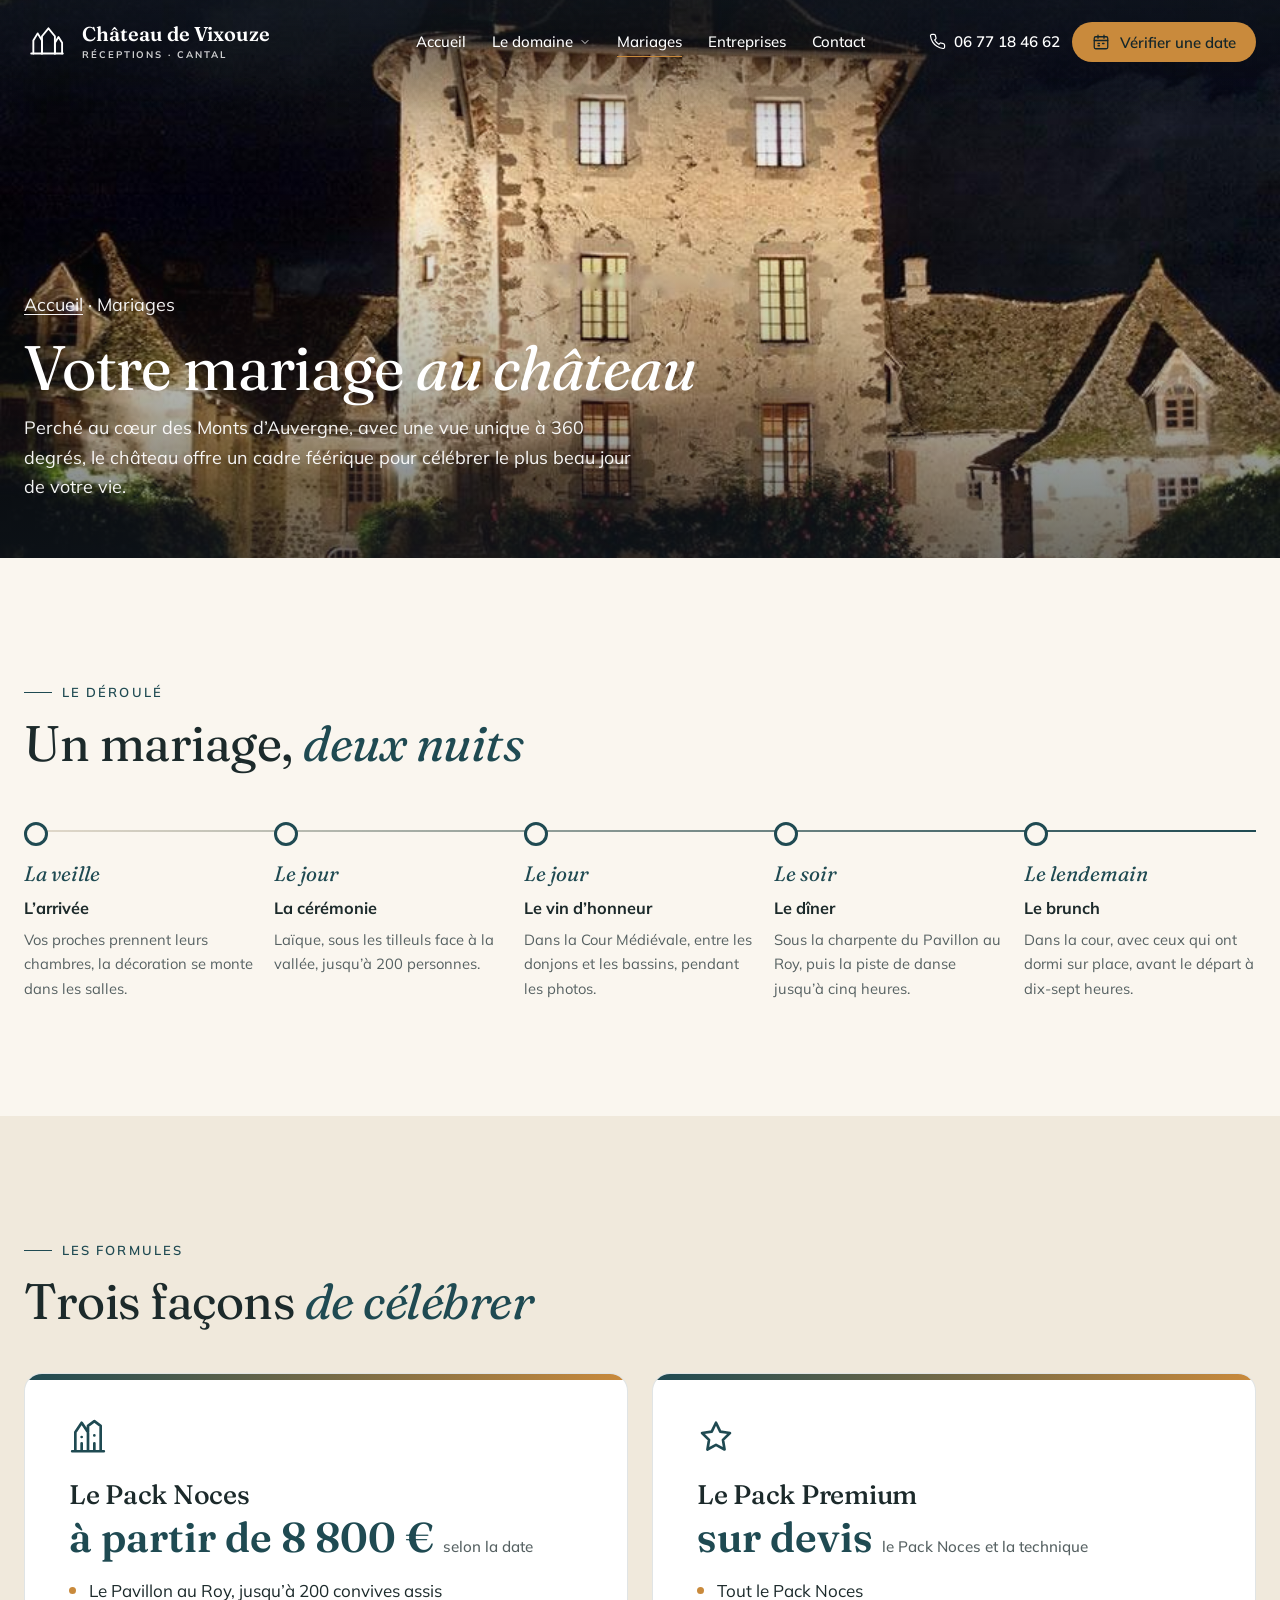
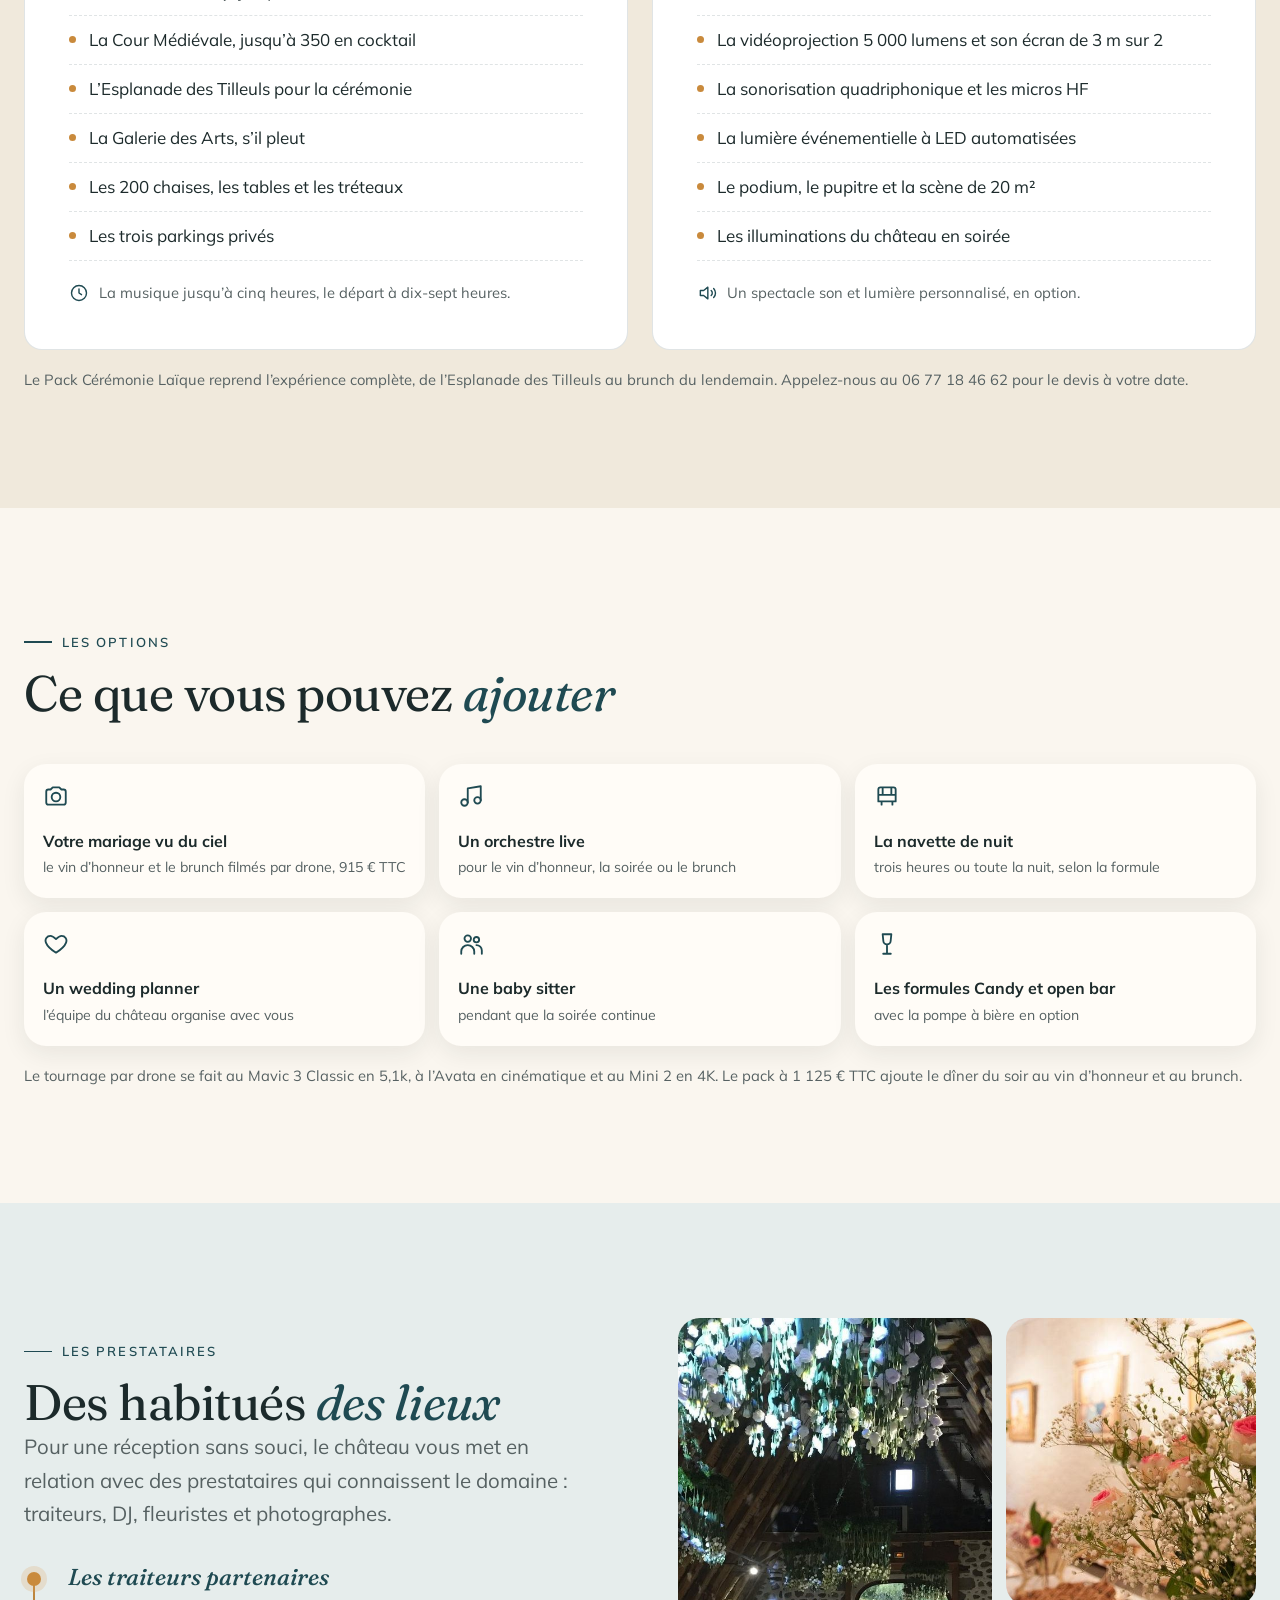
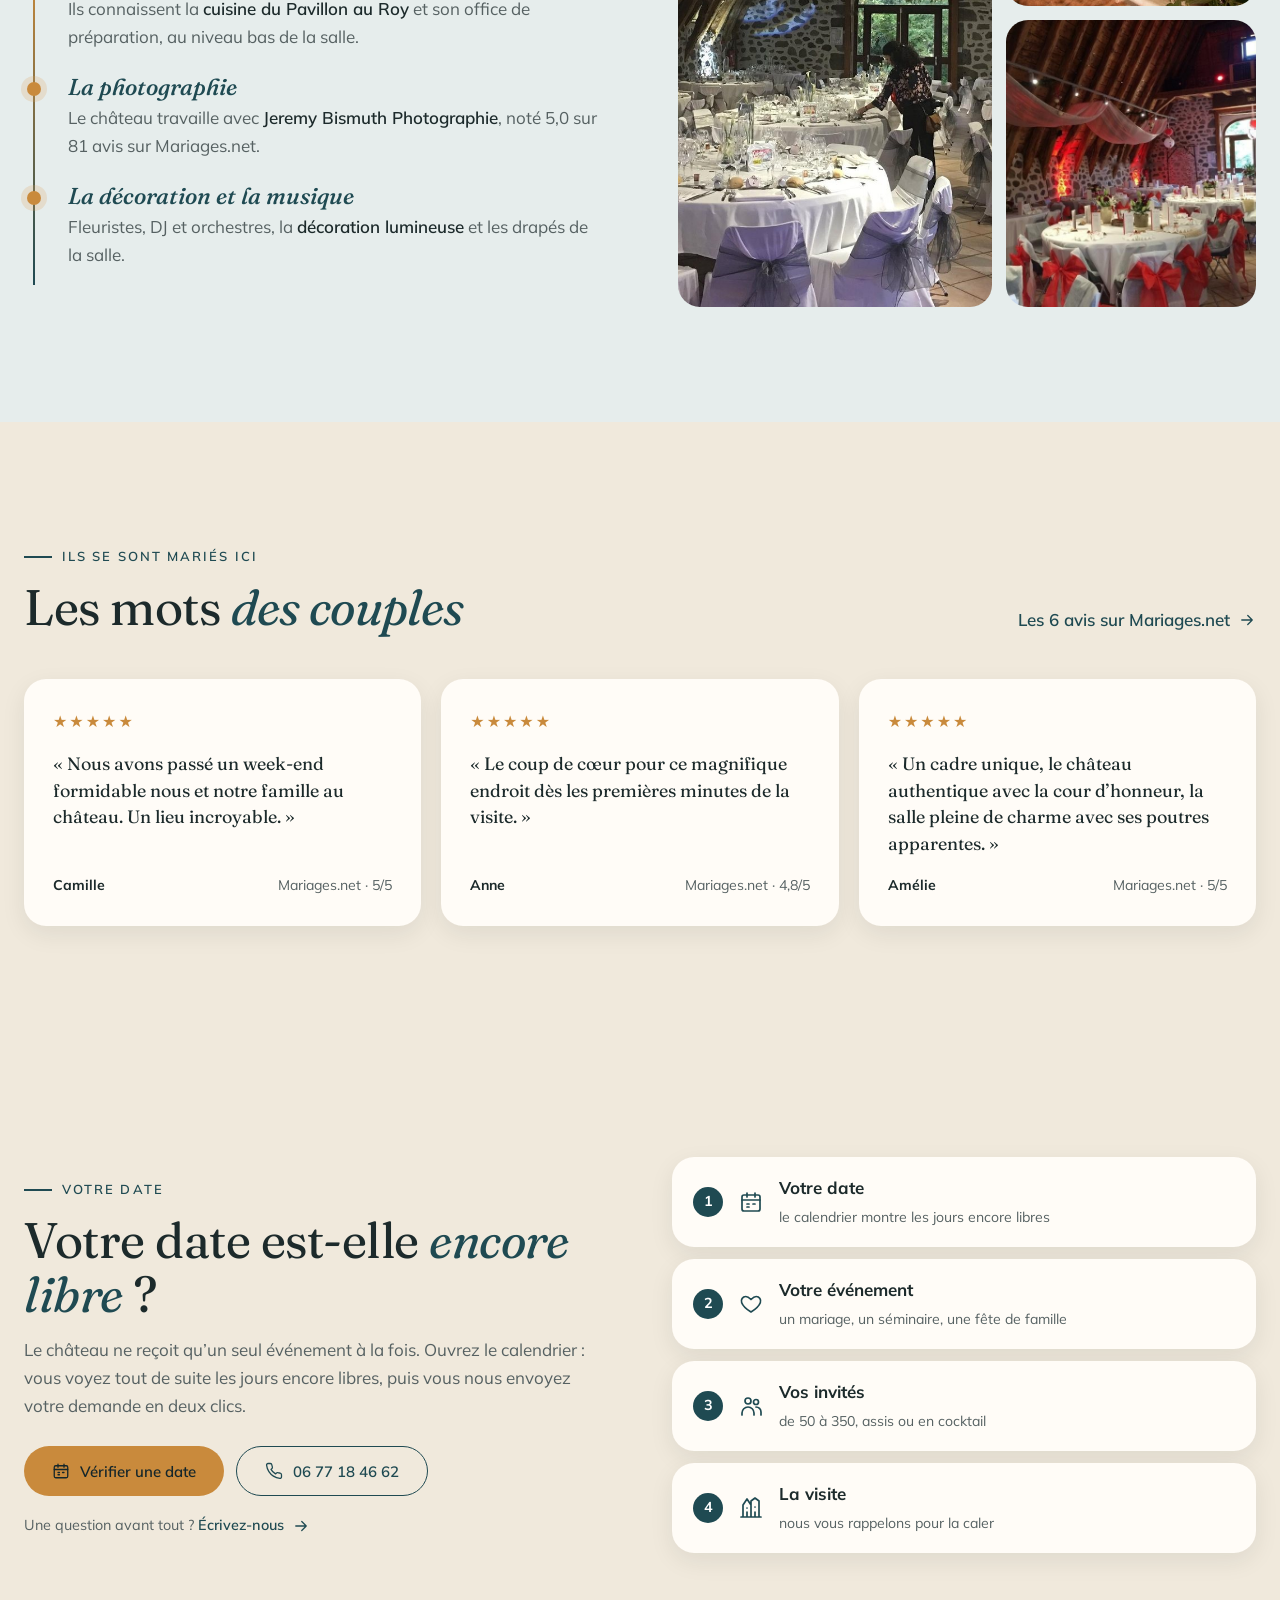
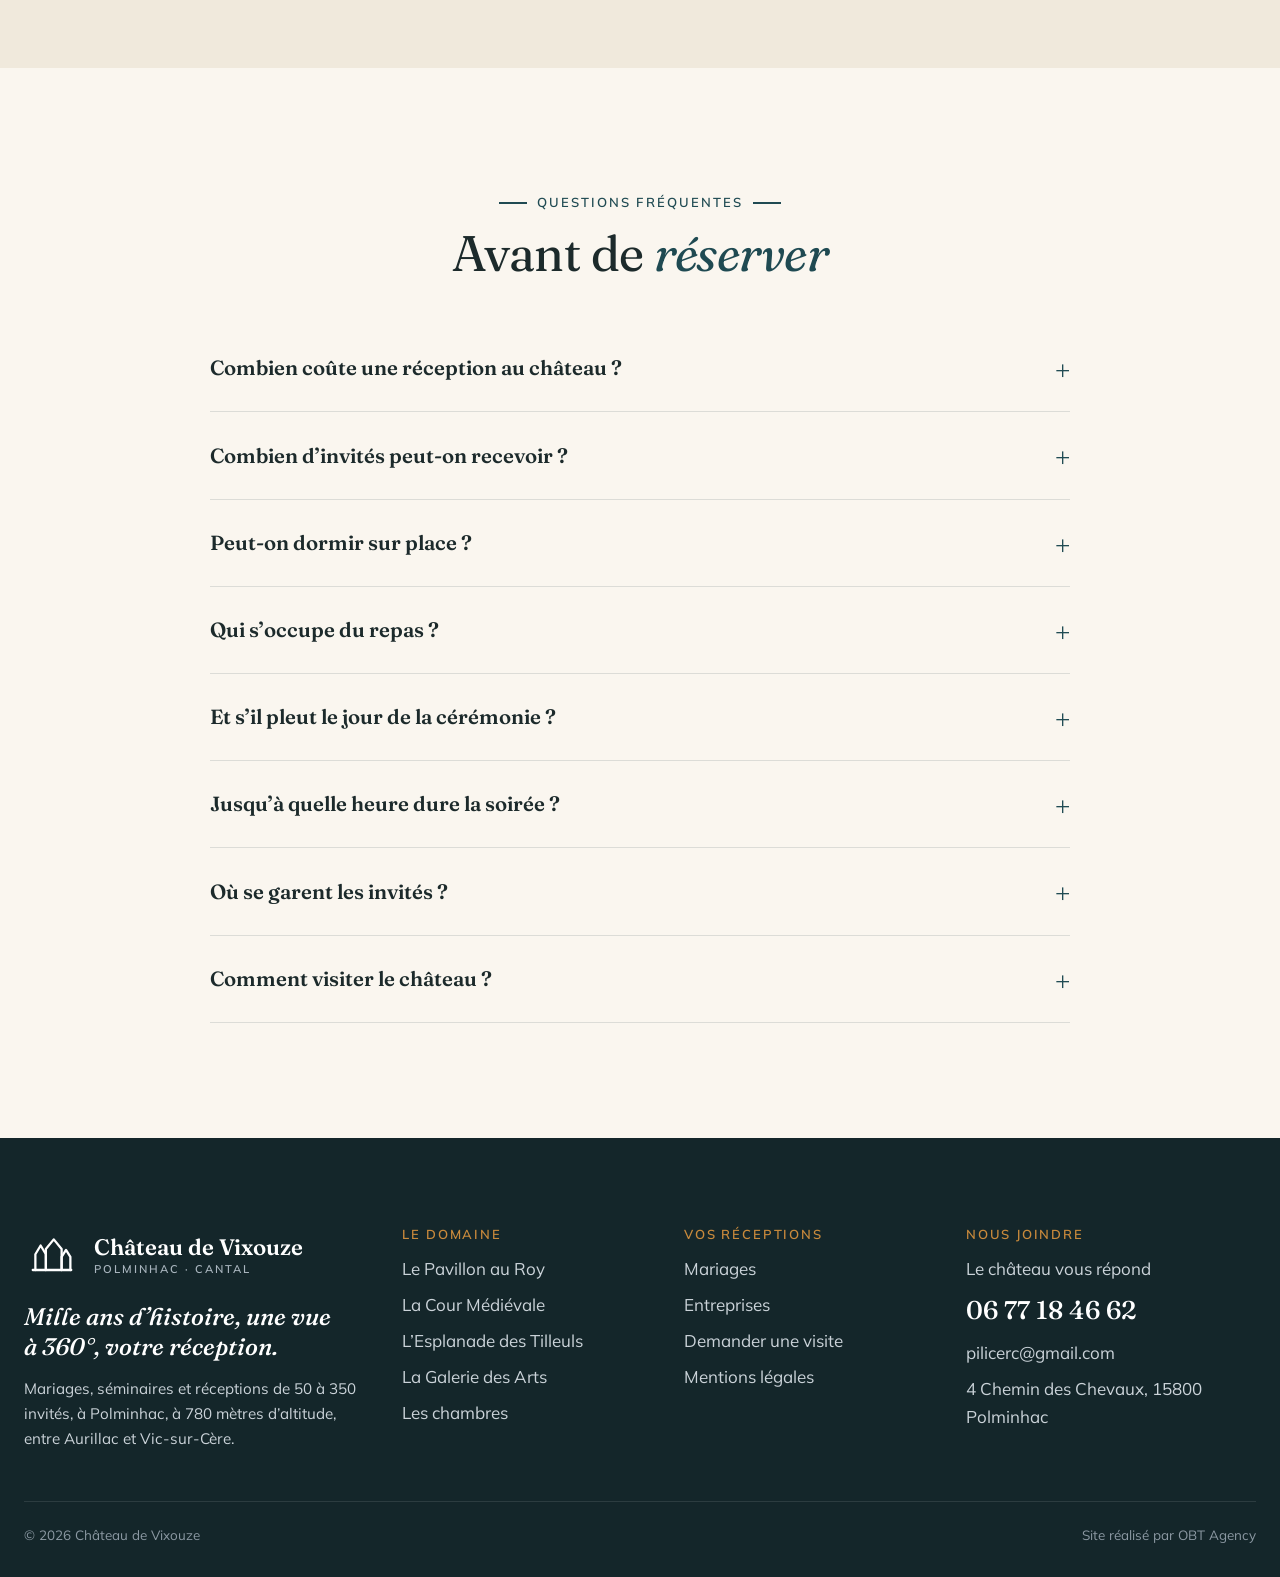
<file: mariages.html>
<!doctype html>
<html lang="fr">
<head>
<meta charset="utf-8">
<meta name="viewport" content="width=device-width, initial-scale=1">
<meta name="robots" content="noindex, nofollow">
<title>Mariages · Château de Vixouze</title>
<meta name="description" content="Votre mariage au Château de Vixouze (Cantal) : cérémonie sous les tilleuls, vin d’honneur dans la Cour Médiévale, dîner sous la charpente du Pavillon au Roy jusqu’à 200 convives, onze chambres. Location à partir de 8 800 €.">
<link rel="icon" href="images/favicon.svg" type="image/svg+xml">
<link rel="preconnect" href="https://fonts.googleapis.com">
<link rel="preconnect" href="https://fonts.gstatic.com" crossorigin>
<link href="https://fonts.googleapis.com/css2?family=Fraunces:ital,opsz,wght@0,9..144,300..700;1,9..144,300..700&family=Mulish:wght@400;500;600;700&display=swap" rel="stylesheet">
<link rel="stylesheet" href="css/style.css">
</head>
<body data-page="mariages">
<header class="entete">
  <div class="conteneur barre">
    <a class="logo" href="index.html" aria-label="Château de Vixouze, accueil"><span class="monogramme"><svg viewBox="0 0 64 64" fill="none" stroke="currentColor" stroke-width="2.6" stroke-linecap="round" stroke-linejoin="round" aria-hidden="true"><path d="M13 48V30l6-10 6 10v18"/><path d="M25 48V24l9-11 9 11v24"/><path d="M43 48V33l5-8 5 8v15"/><path d="M10 48h44"/></svg></span><span class="nom">Château de Vixouze<small>Réceptions · Cantal</small></span></a>
    <ul class="menu">
      <li><a href="index.html">Accueil</a></li>
      <li><a class="ouvrir" href="pavillon-au-roy.html">Le domaine <svg viewBox="0 0 24 24" fill="none" stroke="currentColor" stroke-width="1.7" stroke-linecap="round" stroke-linejoin="round" aria-hidden="true"><path d="m6 9 6 6 6-6"/></svg></a>
        <div class="sous-menu"><a href="pavillon-au-roy.html"><img src="images/pavillon/diner.jpg" alt=""><span>Le Pavillon au Roy<small>le dîner et la soirée</small></span></a><a href="cour-medievale.html"><img src="images/cour/jardin-tours.jpg" alt=""><span>La Cour Médiévale<small>le cocktail en plein air</small></span></a><a href="esplanade-des-tilleuls.html"><img src="images/tilleuls/ceremonie.jpg" alt=""><span>L’Esplanade des Tilleuls<small>la cérémonie laïque</small></span></a><a href="galerie-des-arts.html"><img src="images/galerie/buffet.jpg" alt=""><span>La Galerie des Arts<small>le vin d’honneur et les enfants</small></span></a><a href="chambres.html"><img src="images/chambres/suite.jpg" alt=""><span>Les chambres<small>la nuit des mariés et des invités</small></span></a></div></li>
      <li><a href="mariages.html" class="actif">Mariages</a></li>
      <li><a href="entreprises.html">Entreprises</a></li>
      <li><a href="contact.html">Contact</a></li>
    </ul>
    <div class="actions">
      <a class="tel-entete" href="tel:+33677184662"><svg viewBox="0 0 24 24" fill="none" stroke="currentColor" stroke-width="1.7" stroke-linecap="round" stroke-linejoin="round" aria-hidden="true"><path d="M22 16.9v3a2 2 0 0 1-2.2 2 19.8 19.8 0 0 1-8.6-3.1 19.5 19.5 0 0 1-6-6A19.8 19.8 0 0 1 2.1 4.2 2 2 0 0 1 4.1 2h3a2 2 0 0 1 2 1.7c.1 1 .4 1.9.7 2.8a2 2 0 0 1-.5 2.1L8 9.9a16 16 0 0 0 6 6l1.3-1.3a2 2 0 0 1 2.1-.4c.9.3 1.8.6 2.8.7a2 2 0 0 1 1.7 2z"/></svg><span>06 77 18 46 62</span></a>
      <a class="btn btn-plein" href="contact.html#demande" data-date><svg viewBox="0 0 24 24" fill="none" stroke="currentColor" stroke-width="1.7" stroke-linecap="round" stroke-linejoin="round" aria-hidden="true"><rect x="3" y="5" width="18" height="16" rx="2"/><path d="M3 10h18M8 3v4M16 3v4M8 14h2M14 14h2M8 17h2"/></svg> Vérifier une date</a>
      <button class="burger" aria-label="Menu" aria-expanded="false"><span></span></button>
    </div>
  </div>
</header>
<main>
<section class="bandeau">
  <img src="images/cour/nuit.jpg" alt="Le château illuminé dans la nuit">
  <div class="conteneur">
    <p class="fil"><a href="index.html">Accueil</a> · Mariages</p>
    <h1>Votre mariage <em>au château</em></h1>
    <p>Perché au cœur des Monts d’Auvergne, avec une vue unique à 360 degrés, le château offre un cadre féérique pour célébrer le plus beau jour de votre vie.</p>
  </div>
</section>

<section class="section">
  <div class="conteneur">
    <div class="entete-section"><div><span class="surtitre">Le déroulé</span><h2>Un mariage, <em class="it">deux nuits</em></h2></div></div>
    <ol class="frise" data-reveal><li><span class="annee">La veille</span><strong>L’arrivée</strong><p>Vos proches prennent leurs chambres, la décoration se monte dans les salles.</p></li><li><span class="annee">Le jour</span><strong>La cérémonie</strong><p>Laïque, sous les tilleuls face à la vallée, jusqu’à 200 personnes.</p></li><li><span class="annee">Le jour</span><strong>Le vin d’honneur</strong><p>Dans la Cour Médiévale, entre les donjons et les bassins, pendant les photos.</p></li><li><span class="annee">Le soir</span><strong>Le dîner</strong><p>Sous la charpente du Pavillon au Roy, puis la piste de danse jusqu’à cinq heures.</p></li><li><span class="annee">Le lendemain</span><strong>Le brunch</strong><p>Dans la cour, avec ceux qui ont dormi sur place, avant le départ à dix-sept heures.</p></li></ol>
  </div>
</section>

<section class="section creme" id="formules">
  <div class="conteneur">
    <div class="entete-section"><div><span class="surtitre">Les formules</span><h2>Trois façons <em class="it">de célébrer</em></h2></div></div>
    <div class="carte-repas">
      <div class="ardoise" data-reveal><svg viewBox="0 0 24 24" fill="none" stroke="currentColor" stroke-width="1.7" stroke-linecap="round" stroke-linejoin="round" aria-hidden="true"><path d="M4 21V9l4-6 4 6M12 21V5l4-3 4 3v16M8 21v-5M16 21v-5M2 21h20M8 12h.01M16 11h.01"/></svg><h3>Le Pack Noces</h3><div class="prix">à partir de 8 800 € <small>selon la date</small></div>
        <ul><li>Le Pavillon au Roy, jusqu’à 200 convives assis</li><li>La Cour Médiévale, jusqu’à 350 en cocktail</li><li>L’Esplanade des Tilleuls pour la cérémonie</li><li>La Galerie des Arts, s’il pleut</li><li>Les 200 chaises, les tables et les tréteaux</li><li>Les trois parkings privés</li></ul>
        <p class="horaire"><svg viewBox="0 0 24 24" fill="none" stroke="currentColor" stroke-width="1.7" stroke-linecap="round" stroke-linejoin="round" aria-hidden="true"><circle cx="12" cy="12" r="9"/><path d="M12 7v5l3 2"/></svg> La musique jusqu’à cinq heures, le départ à dix-sept heures.</p></div>
      <div class="ardoise" data-reveal><svg viewBox="0 0 24 24" fill="none" stroke="currentColor" stroke-width="1.7" stroke-linecap="round" stroke-linejoin="round" aria-hidden="true"><path d="m12 3 2.7 5.6 6.1.9-4.4 4.3 1 6.1L12 17l-5.4 2.9 1-6.1-4.4-4.3 6.1-.9z"/></svg><h3>Le Pack Premium</h3><div class="prix">sur devis <small>le Pack Noces et la technique</small></div>
        <ul><li>Tout le Pack Noces</li><li>La vidéoprojection 5 000 lumens et son écran de 3 m sur 2</li><li>La sonorisation quadriphonique et les micros HF</li><li>La lumière événementielle à LED automatisées</li><li>Le podium, le pupitre et la scène de 20 m²</li><li>Les illuminations du château en soirée</li></ul>
        <p class="horaire"><svg viewBox="0 0 24 24" fill="none" stroke="currentColor" stroke-width="1.7" stroke-linecap="round" stroke-linejoin="round" aria-hidden="true"><path d="M4 9v6h4l5 4V5L8 9zM17 9a4 4 0 0 1 0 6M20 6.5a8 8 0 0 1 0 11"/></svg> Un spectacle son et lumière personnalisé, en option.</p></div>
    </div>
    <p class="note-prix">Le Pack Cérémonie Laïque reprend l’expérience complète, de l’Esplanade des Tilleuls au brunch du lendemain. Appelez-nous au 06 77 18 46 62 pour le devis à votre date.</p>
  </div>
</section>

<section class="section">
  <div class="conteneur">
    <div class="entete-section"><div><span class="surtitre">Les options</span><h2>Ce que vous pouvez <em class="it">ajouter</em></h2></div></div>
    <div class="pieces sans-marge" data-reveal><div class="piece"><svg viewBox="0 0 24 24" fill="none" stroke="currentColor" stroke-width="1.7" stroke-linecap="round" stroke-linejoin="round" aria-hidden="true"><path d="M3 8a2 2 0 0 1 2-2h2l2-2h6l2 2h2a2 2 0 0 1 2 2v10a2 2 0 0 1-2 2H5a2 2 0 0 1-2-2z"/><circle cx="12" cy="13" r="4"/></svg><strong>Votre mariage vu du ciel</strong><small>le vin d’honneur et le brunch filmés par drone, 915 € TTC</small></div><div class="piece"><svg viewBox="0 0 24 24" fill="none" stroke="currentColor" stroke-width="1.7" stroke-linecap="round" stroke-linejoin="round" aria-hidden="true"><path d="M9 18V5l12-2v13"/><circle cx="6" cy="18" r="3"/><circle cx="18" cy="16" r="3"/></svg><strong>Un orchestre live</strong><small>pour le vin d’honneur, la soirée ou le brunch</small></div><div class="piece"><svg viewBox="0 0 24 24" fill="none" stroke="currentColor" stroke-width="1.7" stroke-linecap="round" stroke-linejoin="round" aria-hidden="true"><path d="M4 17V6a2 2 0 0 1 2-2h12a2 2 0 0 1 2 2v11M4 11h16M8 4v7M16 4v7M4 17h16M7 20v-3M17 20v-3"/></svg><strong>La navette de nuit</strong><small>trois heures ou toute la nuit, selon la formule</small></div><div class="piece"><svg viewBox="0 0 24 24" fill="none" stroke="currentColor" stroke-width="1.7" stroke-linecap="round" stroke-linejoin="round" aria-hidden="true"><path d="M12 20s-7.5-4.6-9.3-9.3C1.5 7.5 3.6 4.5 6.8 4.5c2 0 3.3 1.1 5.2 3 1.9-1.9 3.2-3 5.2-3 3.2 0 5.3 3 4.1 6.2C19.5 15.4 12 20 12 20z"/></svg><strong>Un wedding planner</strong><small>l’équipe du château organise avec vous</small></div><div class="piece"><svg viewBox="0 0 24 24" fill="none" stroke="currentColor" stroke-width="1.7" stroke-linecap="round" stroke-linejoin="round" aria-hidden="true"><circle cx="9" cy="7" r="3"/><path d="M3 21v-2a6 6 0 0 1 12 0v2"/><circle cx="17" cy="8" r="2.5"/><path d="M17 13a5 5 0 0 1 5 5v3"/></svg><strong>Une baby sitter</strong><small>pendant que la soirée continue</small></div><div class="piece"><svg viewBox="0 0 24 24" fill="none" stroke="currentColor" stroke-width="1.7" stroke-linecap="round" stroke-linejoin="round" aria-hidden="true"><path d="M8 3h8l-.6 6a3.4 3.4 0 0 1-6.8 0zM12 12.5V21M8.5 21h7"/></svg><strong>Les formules Candy et open bar</strong><small>avec la pompe à bière en option</small></div></div>
    <p class="note-prix">Le tournage par drone se fait au Mavic 3 Classic en 5,1k, à l’Avata en cinématique et au Mini 2 en 4K. Le pack à 1 125 € TTC ajoute le dîner du soir au vin d’honneur et au brunch.</p>
  </div>
</section>

<section class="section glacier">
  <div class="conteneur split">
    <div data-reveal>
      <span class="surtitre">Les prestataires</span>
      <h2>Des habitués <em class="it">des lieux</em></h2>
      <p class="chapeau">Pour une réception sans souci, le château vous met en relation avec des prestataires qui connaissent le domaine : traiteurs, DJ, fleuristes et photographes.</p>
      <ol class="deroule">
        <li><span class="nom">Les traiteurs partenaires</span><p>Ils connaissent la <strong>cuisine du Pavillon au Roy</strong> et son office de préparation, au niveau bas de la salle.</p></li>
        <li><span class="nom">La photographie</span><p>Le château travaille avec <strong>Jeremy Bismuth Photographie</strong>, noté 5,0 sur 81 avis sur Mariages.net.</p></li>
        <li><span class="nom">La décoration et la musique</span><p>Fleuristes, DJ et orchestres, la <strong>décoration lumineuse</strong> et les drapés de la salle.</p></li>
      </ol>
    </div>
    <div class="duo-photos" data-reveal><img src="images/pavillon/tables-violet.jpg" alt="La salle en violet, le soir" loading="lazy" decoding="async"><img src="images/galerie/fleurs.jpg" alt="Les fleurs du buffet" loading="lazy" decoding="async"><img src="images/pavillon/tables-rouge.jpg" alt="La salle en rouge" loading="lazy" decoding="async"></div>
  </div>
</section>

<section class="section creme">
  <div class="conteneur">
    <div class="entete-section"><div><span class="surtitre">Ils se sont mariés ici</span><h2>Les mots <em class="it">des couples</em></h2></div><a class="lien-fleche" href="https://www.mariages.net/chateau-mariage/chateau-de-vixouze--e116759" target="_blank" rel="noopener">Les 6 avis sur Mariages.net <svg viewBox="0 0 24 24" fill="none" stroke="currentColor" stroke-width="1.7" stroke-linecap="round" stroke-linejoin="round" aria-hidden="true"><path d="M5 12h14M13 6l6 6-6 6"/></svg></a></div>
    <div class="avis-grille"><figure class="avis" data-reveal><span class="etoiles" role="img" aria-label="5 étoiles sur 5">★★★★★</span><blockquote>« Nous avons passé un week-end formidable nous et notre famille au château. Un lieu incroyable. »</blockquote><footer><strong>Camille</strong><span>Mariages.net · 5/5</span></footer></figure><figure class="avis" data-reveal><span class="etoiles" role="img" aria-label="4,8 étoiles sur 5">★★★★★</span><blockquote>« Le coup de cœur pour ce magnifique endroit dès les premières minutes de la visite. »</blockquote><footer><strong>Anne</strong><span>Mariages.net · 4,8/5</span></footer></figure><figure class="avis" data-reveal><span class="etoiles" role="img" aria-label="5 étoiles sur 5">★★★★★</span><blockquote>« Un cadre unique, le château authentique avec la cour d’honneur, la salle pleine de charme avec ses poutres apparentes. »</blockquote><footer><strong>Amélie</strong><span>Mariages.net · 5/5</span></footer></figure></div>
  </div>
</section>

<section class="section creme" id="reservation">
  <div class="conteneur bloc-resa">
    <div data-reveal>
      <span class="surtitre">Votre date</span>
      <h2>Votre date est-elle <em class="it">encore libre</em> ?</h2>
      <p class="intro-contact">Le château ne reçoit qu’un seul événement à la fois. Ouvrez le calendrier : vous voyez tout de suite les jours encore libres, puis vous nous envoyez votre demande en deux clics.</p>
      <div class="boutons"><a class="btn btn-plein" href="contact.html#demande" data-date="mariage"><svg viewBox="0 0 24 24" fill="none" stroke="currentColor" stroke-width="1.7" stroke-linecap="round" stroke-linejoin="round" aria-hidden="true"><rect x="3" y="5" width="18" height="16" rx="2"/><path d="M3 10h18M8 3v4M16 3v4M8 14h2M14 14h2M8 17h2"/></svg> Vérifier une date</a><a class="btn btn-contour" href="tel:+33677184662"><svg viewBox="0 0 24 24" fill="none" stroke="currentColor" stroke-width="1.7" stroke-linecap="round" stroke-linejoin="round" aria-hidden="true"><path d="M22 16.9v3a2 2 0 0 1-2.2 2 19.8 19.8 0 0 1-8.6-3.1 19.5 19.5 0 0 1-6-6A19.8 19.8 0 0 1 2.1 4.2 2 2 0 0 1 4.1 2h3a2 2 0 0 1 2 1.7c.1 1 .4 1.9.7 2.8a2 2 0 0 1-.5 2.1L8 9.9a16 16 0 0 0 6 6l1.3-1.3a2 2 0 0 1 2.1-.4c.9.3 1.8.6 2.8.7a2 2 0 0 1 1.7 2z"/></svg> 06 77 18 46 62</a></div>
      <p class="petit">Une question avant tout ? <a class="lien-fleche" href="contact.html">Écrivez-nous <svg viewBox="0 0 24 24" fill="none" stroke="currentColor" stroke-width="1.7" stroke-linecap="round" stroke-linejoin="round" aria-hidden="true"><path d="M5 12h14M13 6l6 6-6 6"/></svg></a></p>
    </div>
    <ol class="etapes-resa" data-reveal><li><span class="num">1</span><svg viewBox="0 0 24 24" fill="none" stroke="currentColor" stroke-width="1.7" stroke-linecap="round" stroke-linejoin="round" aria-hidden="true"><rect x="3" y="5" width="18" height="16" rx="2"/><path d="M3 10h18M8 3v4M16 3v4M8 14h2M14 14h2M8 17h2"/></svg><div><strong>Votre date</strong><small>le calendrier montre les jours encore libres</small></div></li><li><span class="num">2</span><svg viewBox="0 0 24 24" fill="none" stroke="currentColor" stroke-width="1.7" stroke-linecap="round" stroke-linejoin="round" aria-hidden="true"><path d="M12 20s-7.5-4.6-9.3-9.3C1.5 7.5 3.6 4.5 6.8 4.5c2 0 3.3 1.1 5.2 3 1.9-1.9 3.2-3 5.2-3 3.2 0 5.3 3 4.1 6.2C19.5 15.4 12 20 12 20z"/></svg><div><strong>Votre événement</strong><small>un mariage, un séminaire, une fête de famille</small></div></li><li><span class="num">3</span><svg viewBox="0 0 24 24" fill="none" stroke="currentColor" stroke-width="1.7" stroke-linecap="round" stroke-linejoin="round" aria-hidden="true"><circle cx="9" cy="7" r="3"/><path d="M3 21v-2a6 6 0 0 1 12 0v2"/><circle cx="17" cy="8" r="2.5"/><path d="M17 13a5 5 0 0 1 5 5v3"/></svg><div><strong>Vos invités</strong><small>de 50 à 350, assis ou en cocktail</small></div></li><li><span class="num">4</span><svg viewBox="0 0 24 24" fill="none" stroke="currentColor" stroke-width="1.7" stroke-linecap="round" stroke-linejoin="round" aria-hidden="true"><path d="M4 21V9l4-6 4 6M12 21V5l4-3 4 3v16M8 21v-5M16 21v-5M2 21h20M8 12h.01M16 11h.01"/></svg><div><strong>La visite</strong><small>nous vous rappelons pour la caler</small></div></li></ol>
  </div>
</section>
<section class="section" id="questions">
  <div class="conteneur">
    <div class="entete-section centre"><div><span class="surtitre">Questions fréquentes</span><h2>Avant de <em class="it">réserver</em></h2></div></div>
    <div class="faq"><details><summary>Combien coûte une réception au château ?</summary><p>La location du domaine commence à 8 800 €, selon la date, la formule et le nombre d’invités. Trois formules existent : le Pack Noces avec les essentiels, le Pack Premium qui ajoute les installations techniques, le Pack Cérémonie Laïque pour l’expérience complète. Appelez-nous au 06 77 18 46 62 pour un devis à votre date.</p></details><details><summary>Combien d’invités peut-on recevoir ?</summary><p>De 50 à 350 personnes. Le Pavillon au Roy reçoit jusqu’à 200 convives assis et 280 en cocktail, la Cour Médiévale jusqu’à 350 en cocktail, l’Esplanade des Tilleuls jusqu’à 200 pour la cérémonie. Le château ne reçoit qu’un seul événement à la fois : le domaine entier est à vous.</p></details><details><summary>Peut-on dormir sur place ?</summary><p>Oui : onze chambres accueillent de seize à trente adultes, dont une suite nuptiale de 70 m² avec son salon privé. Elles se louent dans le cadre d’un événement au château. Les familles nombreuses prennent les chambres de la Tour, jusqu’à quatre couchages.</p></details><details><summary>Qui s’occupe du repas ?</summary><p>Le château travaille avec des traiteurs partenaires, qui connaissent la cuisine du Pavillon au Roy et son office de préparation. Les prestataires référencés couvrent aussi le DJ, les fleuristes et les photographes. Dites-nous votre projet, nous vous mettons en relation.</p></details><details><summary>Et s’il pleut le jour de la cérémonie ?</summary><p>La Galerie des Arts prend le relais pour le vin d’honneur, en quelques minutes, sans rien changer au reste de la journée. La tente de l’Esplanade des Tilleuls abrite la cérémonie et la piste de danse.</p></details><details><summary>Jusqu’à quelle heure dure la soirée ?</summary><p>La musique peut se prolonger jusqu’à cinq heures du matin dans le Pavillon au Roy. Le départ se fait le lendemain à dix-sept heures. Une navette ramène vos invités, pour trois heures ou pour toute la nuit.</p></details><details><summary>Où se garent les invités ?</summary><p>Trois parkings privés accueillent plus de cent voitures sur le domaine, avec des places supplémentaires à proximité. La gare de Polminhac est à deux minutes, l’aéroport d’Aurillac à vingt-deux minutes.</p></details><details><summary>Comment visiter le château ?</summary><p>Le château est ouvert aux repérages sur rendez-vous. Choisissez une date dans le calendrier ou écrivez-nous : nous vous rappelons pour organiser la visite.</p></details></div>
  </div>
</section>
</main>
<footer class="pied">
  <div class="conteneur">
    <div class="grille">
      <div>
        <a class="logo-pied" href="index.html"><span class="monogramme"><svg viewBox="0 0 64 64" fill="none" stroke="currentColor" stroke-width="2.6" stroke-linecap="round" stroke-linejoin="round" aria-hidden="true"><path d="M13 48V30l6-10 6 10v18"/><path d="M25 48V24l9-11 9 11v24"/><path d="M43 48V33l5-8 5 8v15"/><path d="M10 48h44"/></svg></span><span>Château de Vixouze<small>Polminhac · Cantal</small></span></a>
        <p class="accroche">Mille ans d’histoire, une vue à 360°, votre réception.</p>
        <p>Mariages, séminaires et réceptions de 50 à 350 invités, à Polminhac, à 780 mètres d’altitude, entre Aurillac et Vic-sur-Cère.</p>
      </div>
      <div><h4>Le domaine</h4><ul><li><a href="pavillon-au-roy.html">Le Pavillon au Roy</a></li><li><a href="cour-medievale.html">La Cour Médiévale</a></li><li><a href="esplanade-des-tilleuls.html">L’Esplanade des Tilleuls</a></li><li><a href="galerie-des-arts.html">La Galerie des Arts</a></li><li><a href="chambres.html">Les chambres</a></li></ul></div>
      <div><h4>Vos réceptions</h4><ul><li><a href="mariages.html">Mariages</a></li><li><a href="entreprises.html">Entreprises</a></li><li><a href="contact.html#demande">Demander une visite</a></li><li><a href="mentions-legales.html">Mentions légales</a></li></ul></div>
      <div><h4>Nous joindre</h4><ul><li>Le château vous répond<a class="tel-pied" href="tel:+33677184662">06 77 18 46 62</a></li><li><a href="mailto:pilicerc@gmail.com">pilicerc@gmail.com</a></li><li>4 Chemin des Chevaux, 15800 Polminhac</li></ul></div>
    </div>
    <div class="bas"><span>© 2026 Château de Vixouze</span><span>Site réalisé par OBT Agency</span></div>
  </div>
</footer>
<nav class="barre-mobile" aria-label="Contact rapide">
  <a class="appeler" href="tel:+33677184662"><svg viewBox="0 0 24 24" fill="none" stroke="currentColor" stroke-width="1.7" stroke-linecap="round" stroke-linejoin="round" aria-hidden="true"><path d="M22 16.9v3a2 2 0 0 1-2.2 2 19.8 19.8 0 0 1-8.6-3.1 19.5 19.5 0 0 1-6-6A19.8 19.8 0 0 1 2.1 4.2 2 2 0 0 1 4.1 2h3a2 2 0 0 1 2 1.7c.1 1 .4 1.9.7 2.8a2 2 0 0 1-.5 2.1L8 9.9a16 16 0 0 0 6 6l1.3-1.3a2 2 0 0 1 2.1-.4c.9.3 1.8.6 2.8.7a2 2 0 0 1 1.7 2z"/></svg> Appeler</a>
  <a href="contact.html#demande" data-date><svg viewBox="0 0 24 24" fill="none" stroke="currentColor" stroke-width="1.7" stroke-linecap="round" stroke-linejoin="round" aria-hidden="true"><rect x="3" y="5" width="18" height="16" rx="2"/><path d="M3 10h18M8 3v4M16 3v4M8 14h2M14 14h2M8 17h2"/></svg> Une date</a>
</nav>
<script src="js/site.js"></script>
<script src="js/calendrier.js"></script>
</body>
</html>
</file>
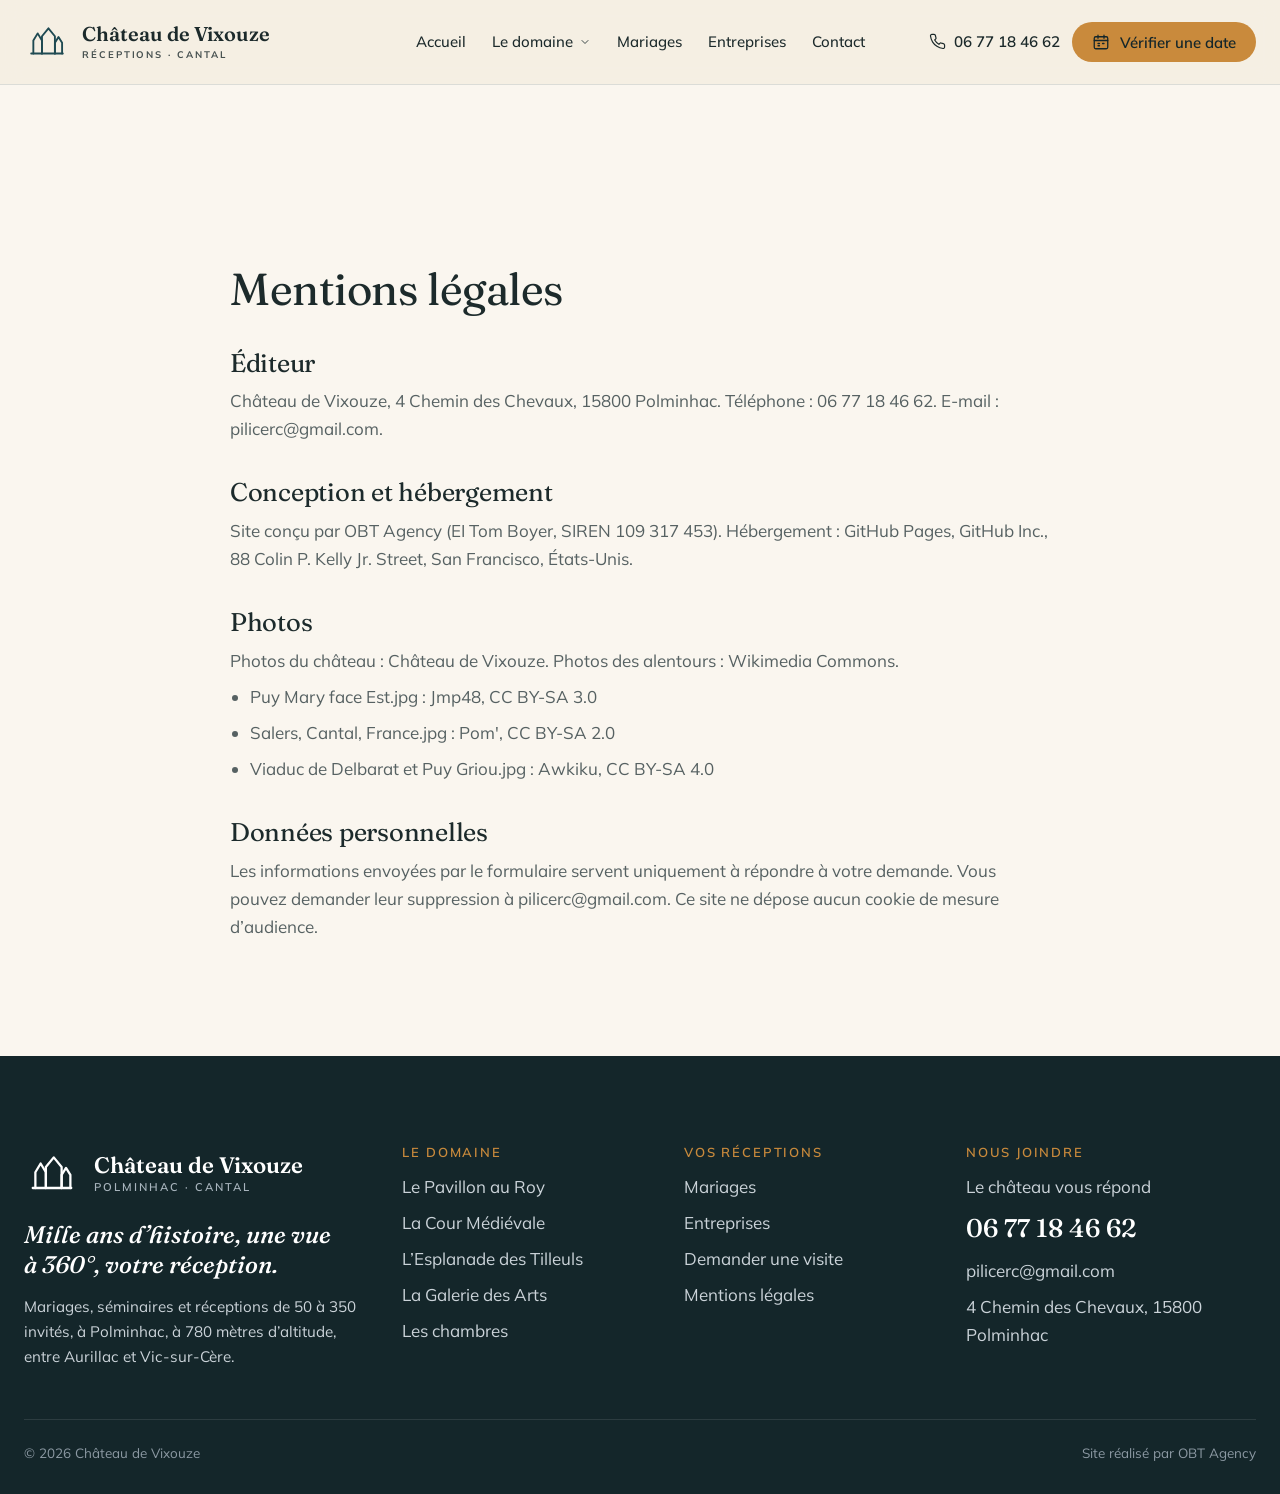
<file: mentions-legales.html>
<!doctype html>
<html lang="fr">
<head>
<meta charset="utf-8">
<meta name="viewport" content="width=device-width, initial-scale=1">
<meta name="robots" content="noindex, nofollow">
<title>Mentions légales · Château de Vixouze</title>
<meta name="description" content="Mentions légales du site du Château de Vixouze.">
<link rel="icon" href="images/favicon.svg" type="image/svg+xml">
<link rel="preconnect" href="https://fonts.googleapis.com">
<link rel="preconnect" href="https://fonts.gstatic.com" crossorigin>
<link href="https://fonts.googleapis.com/css2?family=Fraunces:ital,opsz,wght@0,9..144,300..700;1,9..144,300..700&family=Mulish:wght@400;500;600;700&display=swap" rel="stylesheet">
<link rel="stylesheet" href="css/style.css">
</head>
<body data-page="mentions">
<header class="entete toujours-plein">
  <div class="conteneur barre">
    <a class="logo" href="index.html" aria-label="Château de Vixouze, accueil"><span class="monogramme"><svg viewBox="0 0 64 64" fill="none" stroke="currentColor" stroke-width="2.6" stroke-linecap="round" stroke-linejoin="round" aria-hidden="true"><path d="M13 48V30l6-10 6 10v18"/><path d="M25 48V24l9-11 9 11v24"/><path d="M43 48V33l5-8 5 8v15"/><path d="M10 48h44"/></svg></span><span class="nom">Château de Vixouze<small>Réceptions · Cantal</small></span></a>
    <ul class="menu">
      <li><a href="index.html">Accueil</a></li>
      <li><a class="ouvrir" href="pavillon-au-roy.html">Le domaine <svg viewBox="0 0 24 24" fill="none" stroke="currentColor" stroke-width="1.7" stroke-linecap="round" stroke-linejoin="round" aria-hidden="true"><path d="m6 9 6 6 6-6"/></svg></a>
        <div class="sous-menu"><a href="pavillon-au-roy.html"><img src="images/pavillon/diner.jpg" alt=""><span>Le Pavillon au Roy<small>le dîner et la soirée</small></span></a><a href="cour-medievale.html"><img src="images/cour/jardin-tours.jpg" alt=""><span>La Cour Médiévale<small>le cocktail en plein air</small></span></a><a href="esplanade-des-tilleuls.html"><img src="images/tilleuls/ceremonie.jpg" alt=""><span>L’Esplanade des Tilleuls<small>la cérémonie laïque</small></span></a><a href="galerie-des-arts.html"><img src="images/galerie/buffet.jpg" alt=""><span>La Galerie des Arts<small>le vin d’honneur et les enfants</small></span></a><a href="chambres.html"><img src="images/chambres/suite.jpg" alt=""><span>Les chambres<small>la nuit des mariés et des invités</small></span></a></div></li>
      <li><a href="mariages.html">Mariages</a></li>
      <li><a href="entreprises.html">Entreprises</a></li>
      <li><a href="contact.html">Contact</a></li>
    </ul>
    <div class="actions">
      <a class="tel-entete" href="tel:+33677184662"><svg viewBox="0 0 24 24" fill="none" stroke="currentColor" stroke-width="1.7" stroke-linecap="round" stroke-linejoin="round" aria-hidden="true"><path d="M22 16.9v3a2 2 0 0 1-2.2 2 19.8 19.8 0 0 1-8.6-3.1 19.5 19.5 0 0 1-6-6A19.8 19.8 0 0 1 2.1 4.2 2 2 0 0 1 4.1 2h3a2 2 0 0 1 2 1.7c.1 1 .4 1.9.7 2.8a2 2 0 0 1-.5 2.1L8 9.9a16 16 0 0 0 6 6l1.3-1.3a2 2 0 0 1 2.1-.4c.9.3 1.8.6 2.8.7a2 2 0 0 1 1.7 2z"/></svg><span>06 77 18 46 62</span></a>
      <a class="btn btn-plein" href="contact.html#demande" data-date><svg viewBox="0 0 24 24" fill="none" stroke="currentColor" stroke-width="1.7" stroke-linecap="round" stroke-linejoin="round" aria-hidden="true"><rect x="3" y="5" width="18" height="16" rx="2"/><path d="M3 10h18M8 3v4M16 3v4M8 14h2M14 14h2M8 17h2"/></svg> Vérifier une date</a>
      <button class="burger" aria-label="Menu" aria-expanded="false"><span></span></button>
    </div>
  </div>
</header>
<main class="haut-page">
<section class="section">
  <div class="conteneur texte-legal">
    <h1>Mentions légales</h1>
    <h2>Éditeur</h2>
    <p>Château de Vixouze, 4 Chemin des Chevaux, 15800 Polminhac. Téléphone : 06 77 18 46 62. E-mail : pilicerc@gmail.com.</p>
    <h2>Conception et hébergement</h2>
    <p>Site conçu par OBT Agency (EI Tom Boyer, SIREN 109 317 453). Hébergement : GitHub Pages, GitHub Inc., 88 Colin P. Kelly Jr. Street, San Francisco, États-Unis.</p>
    <h2>Photos</h2>
    <p>Photos du château : Château de Vixouze. Photos des alentours : Wikimedia Commons.</p>
    <ul><li>Puy Mary face Est.jpg : <a href="https://commons.wikimedia.org/wiki/File:Puy_Mary_face_Est.jpg" target="_blank" rel="noopener">Jmp48</a>, CC BY-SA 3.0</li><li>Salers, Cantal, France.jpg : <a href="https://commons.wikimedia.org/wiki/File:Salers,_Cantal,_France.jpg" target="_blank" rel="noopener">Pom'</a>, CC BY-SA 2.0</li><li>Viaduc de Delbarat et Puy Griou.jpg : <a href="https://commons.wikimedia.org/wiki/File:Viaduc_de_Delbarat_et_Puy_Griou.jpg" target="_blank" rel="noopener">Awkiku</a>, CC BY-SA 4.0</li></ul>
    <h2>Données personnelles</h2>
    <p>Les informations envoyées par le formulaire servent uniquement à répondre à votre demande. Vous pouvez demander leur suppression à pilicerc@gmail.com. Ce site ne dépose aucun cookie de mesure d’audience.</p>
  </div>
</section>
</main>
<footer class="pied">
  <div class="conteneur">
    <div class="grille">
      <div>
        <a class="logo-pied" href="index.html"><span class="monogramme"><svg viewBox="0 0 64 64" fill="none" stroke="currentColor" stroke-width="2.6" stroke-linecap="round" stroke-linejoin="round" aria-hidden="true"><path d="M13 48V30l6-10 6 10v18"/><path d="M25 48V24l9-11 9 11v24"/><path d="M43 48V33l5-8 5 8v15"/><path d="M10 48h44"/></svg></span><span>Château de Vixouze<small>Polminhac · Cantal</small></span></a>
        <p class="accroche">Mille ans d’histoire, une vue à 360°, votre réception.</p>
        <p>Mariages, séminaires et réceptions de 50 à 350 invités, à Polminhac, à 780 mètres d’altitude, entre Aurillac et Vic-sur-Cère.</p>
      </div>
      <div><h4>Le domaine</h4><ul><li><a href="pavillon-au-roy.html">Le Pavillon au Roy</a></li><li><a href="cour-medievale.html">La Cour Médiévale</a></li><li><a href="esplanade-des-tilleuls.html">L’Esplanade des Tilleuls</a></li><li><a href="galerie-des-arts.html">La Galerie des Arts</a></li><li><a href="chambres.html">Les chambres</a></li></ul></div>
      <div><h4>Vos réceptions</h4><ul><li><a href="mariages.html">Mariages</a></li><li><a href="entreprises.html">Entreprises</a></li><li><a href="contact.html#demande">Demander une visite</a></li><li><a href="mentions-legales.html">Mentions légales</a></li></ul></div>
      <div><h4>Nous joindre</h4><ul><li>Le château vous répond<a class="tel-pied" href="tel:+33677184662">06 77 18 46 62</a></li><li><a href="mailto:pilicerc@gmail.com">pilicerc@gmail.com</a></li><li>4 Chemin des Chevaux, 15800 Polminhac</li></ul></div>
    </div>
    <div class="bas"><span>© 2026 Château de Vixouze</span><span>Site réalisé par OBT Agency</span></div>
  </div>
</footer>
<nav class="barre-mobile" aria-label="Contact rapide">
  <a class="appeler" href="tel:+33677184662"><svg viewBox="0 0 24 24" fill="none" stroke="currentColor" stroke-width="1.7" stroke-linecap="round" stroke-linejoin="round" aria-hidden="true"><path d="M22 16.9v3a2 2 0 0 1-2.2 2 19.8 19.8 0 0 1-8.6-3.1 19.5 19.5 0 0 1-6-6A19.8 19.8 0 0 1 2.1 4.2 2 2 0 0 1 4.1 2h3a2 2 0 0 1 2 1.7c.1 1 .4 1.9.7 2.8a2 2 0 0 1-.5 2.1L8 9.9a16 16 0 0 0 6 6l1.3-1.3a2 2 0 0 1 2.1-.4c.9.3 1.8.6 2.8.7a2 2 0 0 1 1.7 2z"/></svg> Appeler</a>
  <a href="contact.html#demande" data-date><svg viewBox="0 0 24 24" fill="none" stroke="currentColor" stroke-width="1.7" stroke-linecap="round" stroke-linejoin="round" aria-hidden="true"><rect x="3" y="5" width="18" height="16" rx="2"/><path d="M3 10h18M8 3v4M16 3v4M8 14h2M14 14h2M8 17h2"/></svg> Une date</a>
</nav>
<script src="js/site.js"></script>
<script src="js/calendrier.js"></script>
</body>
</html>
</file>
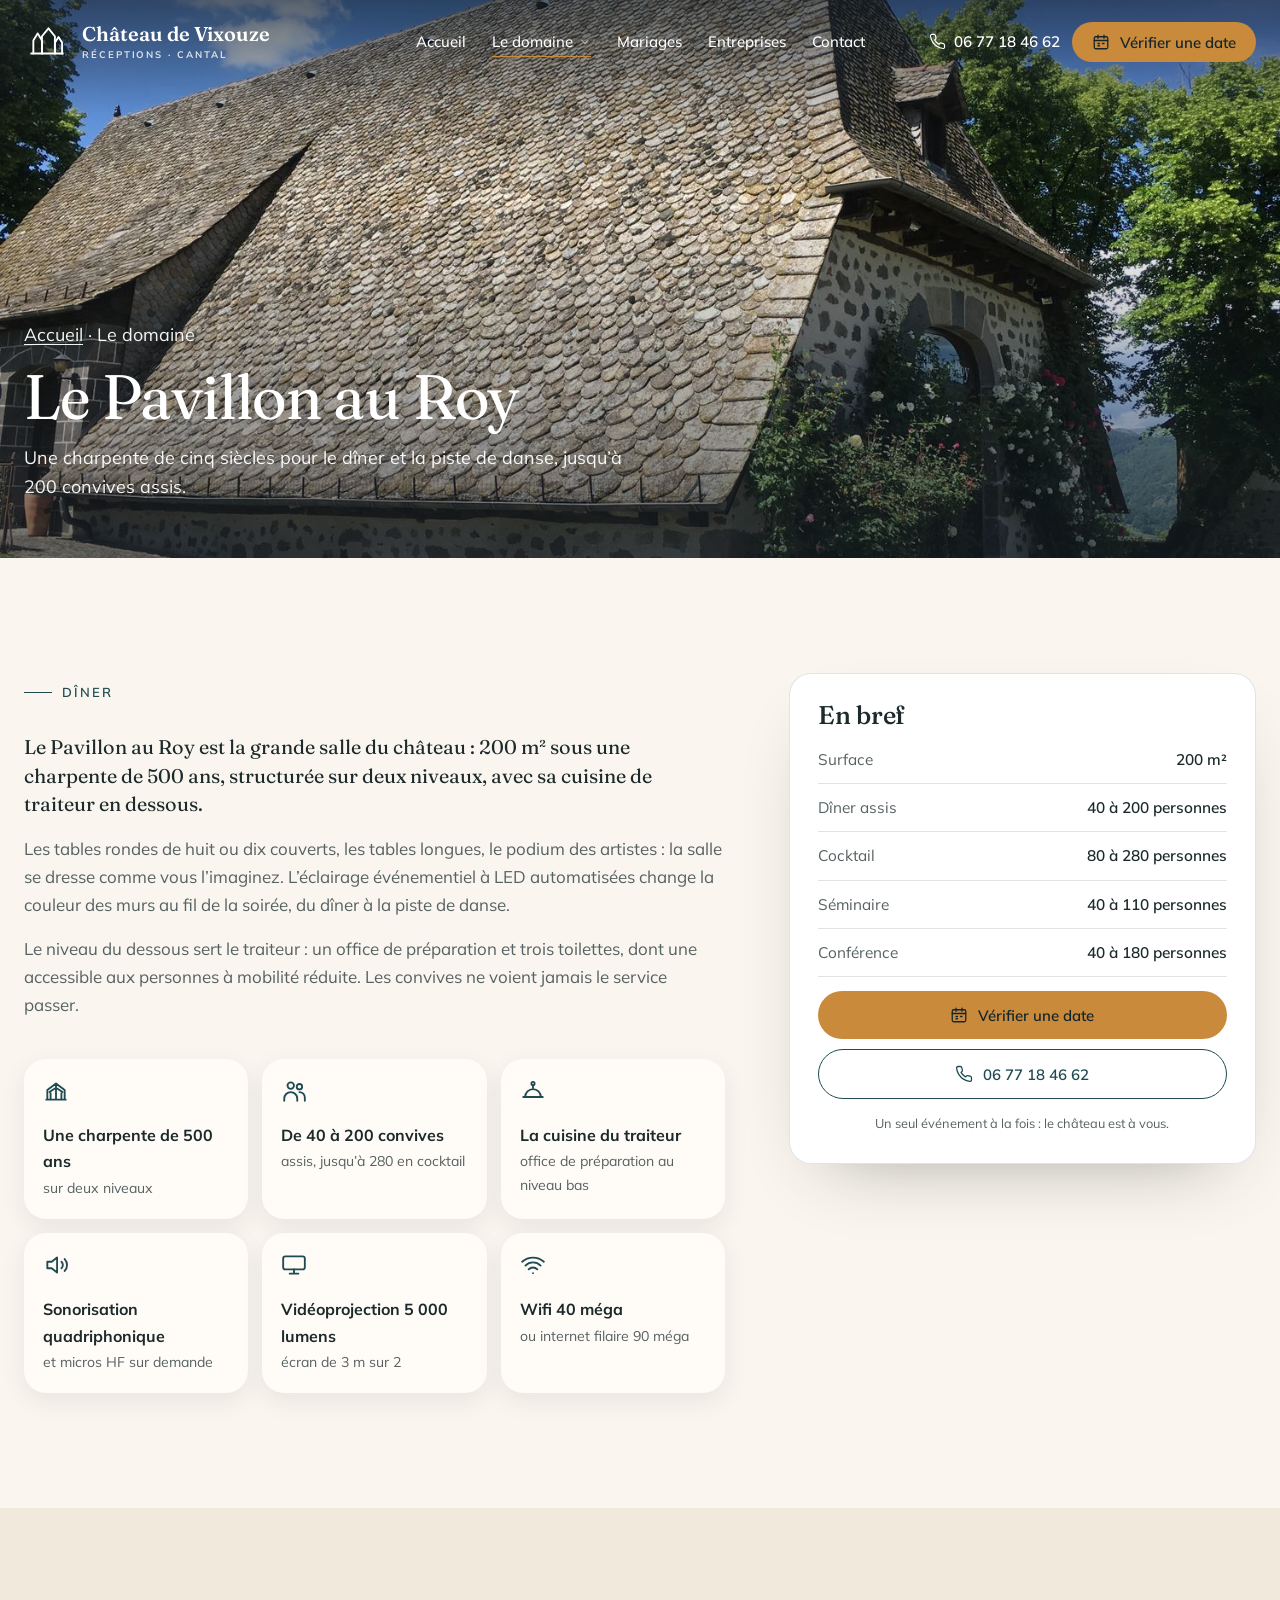
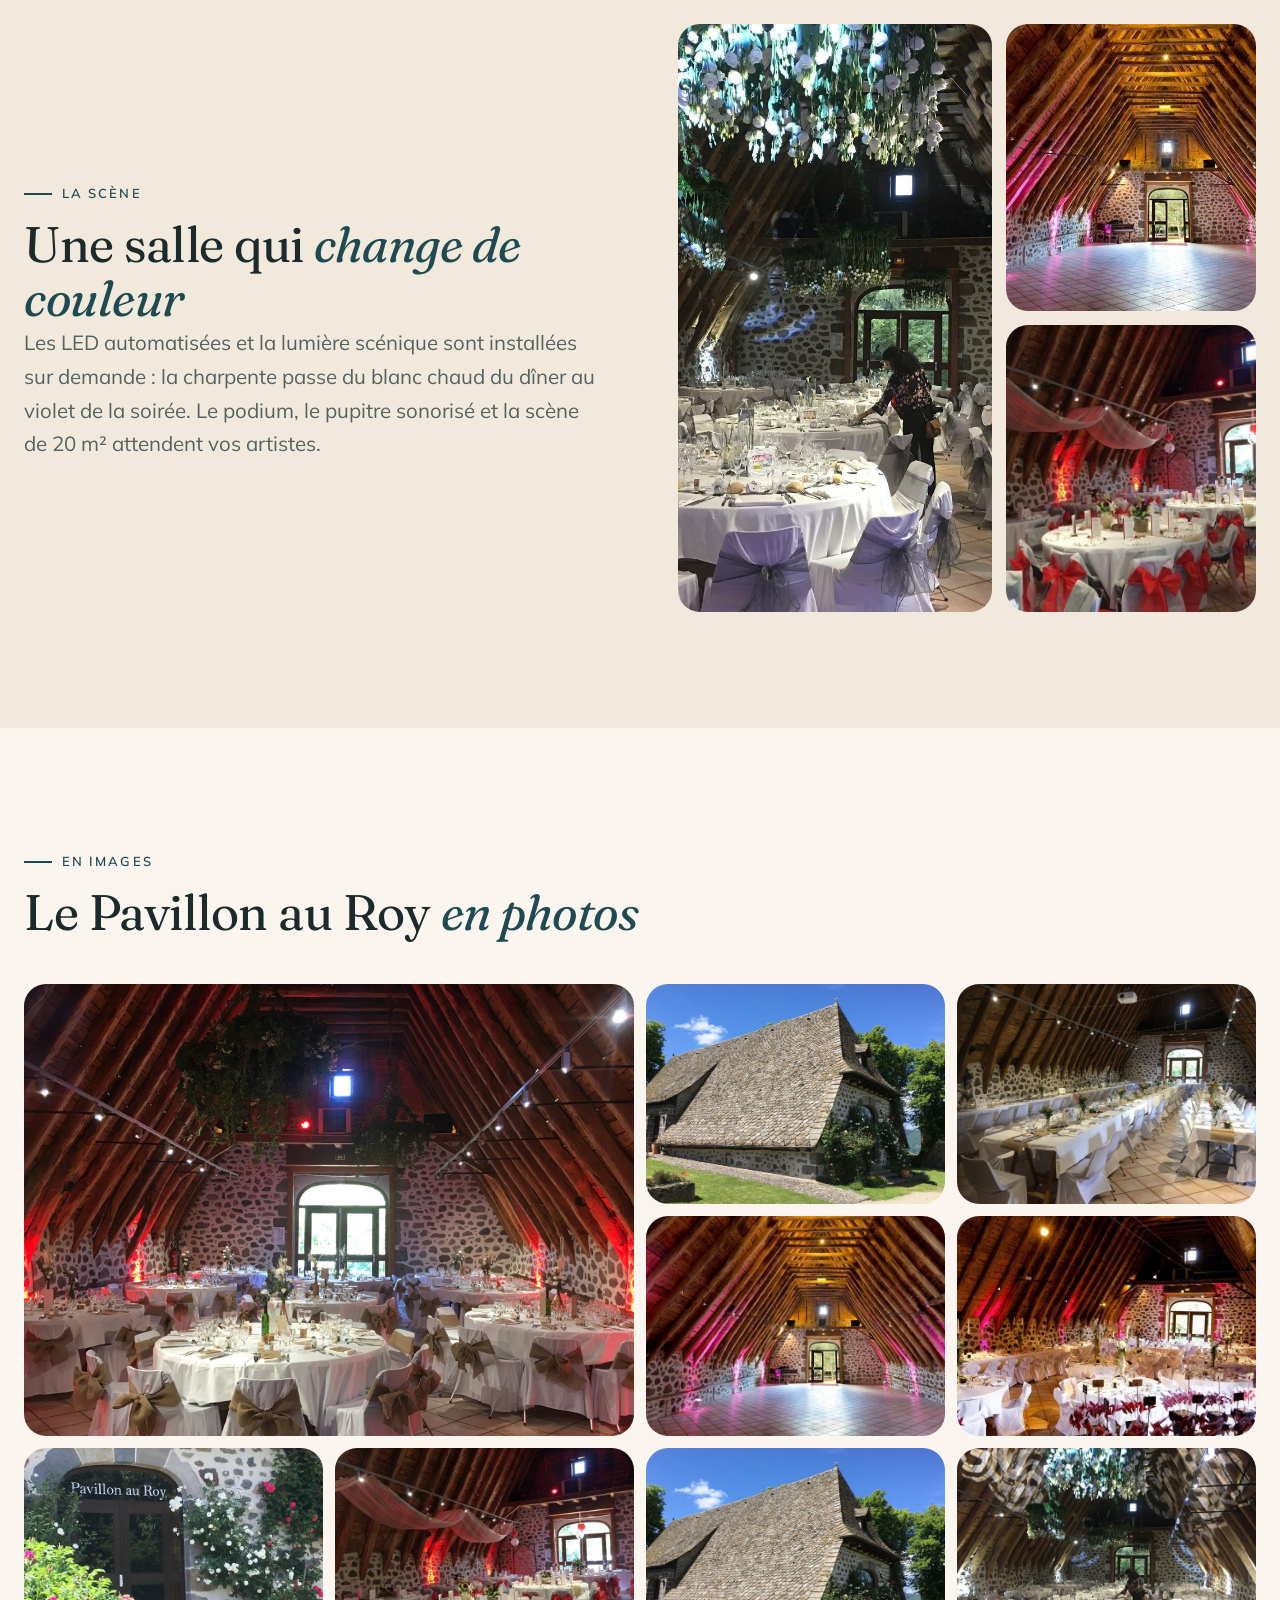
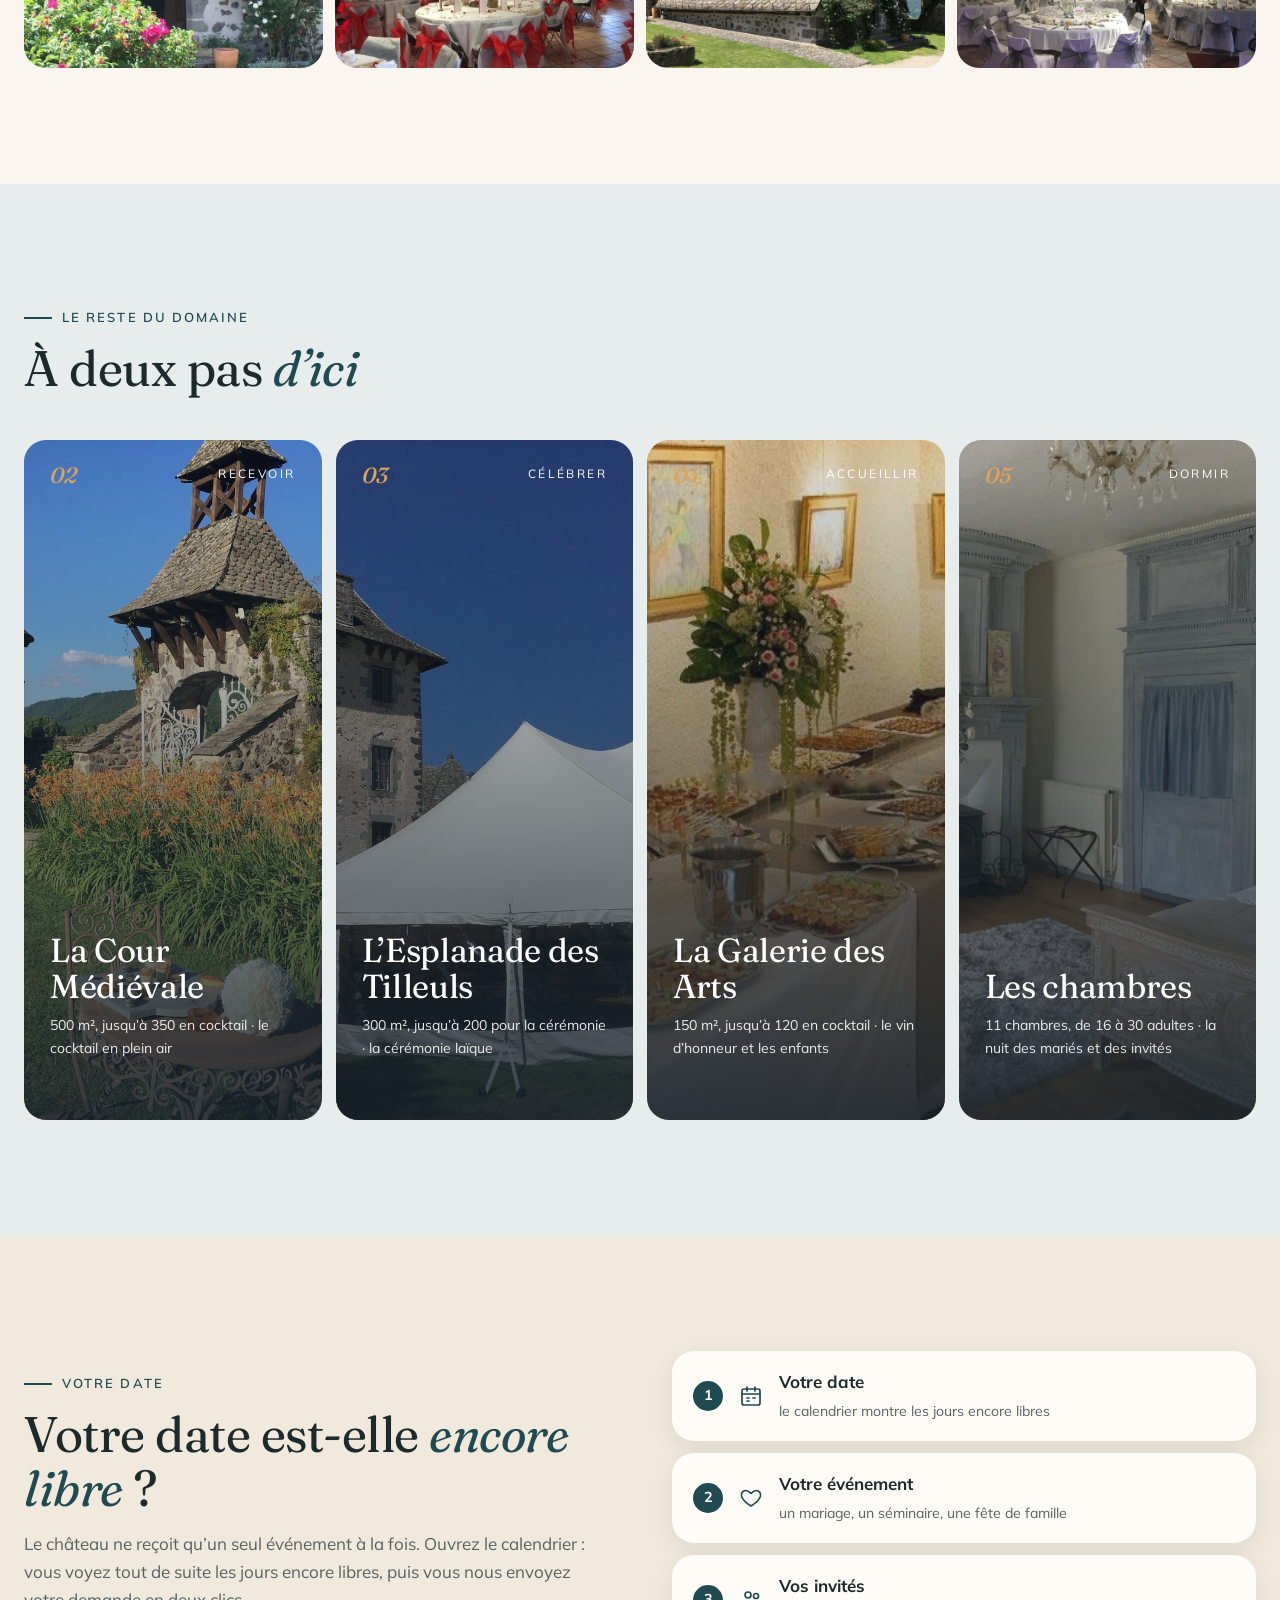
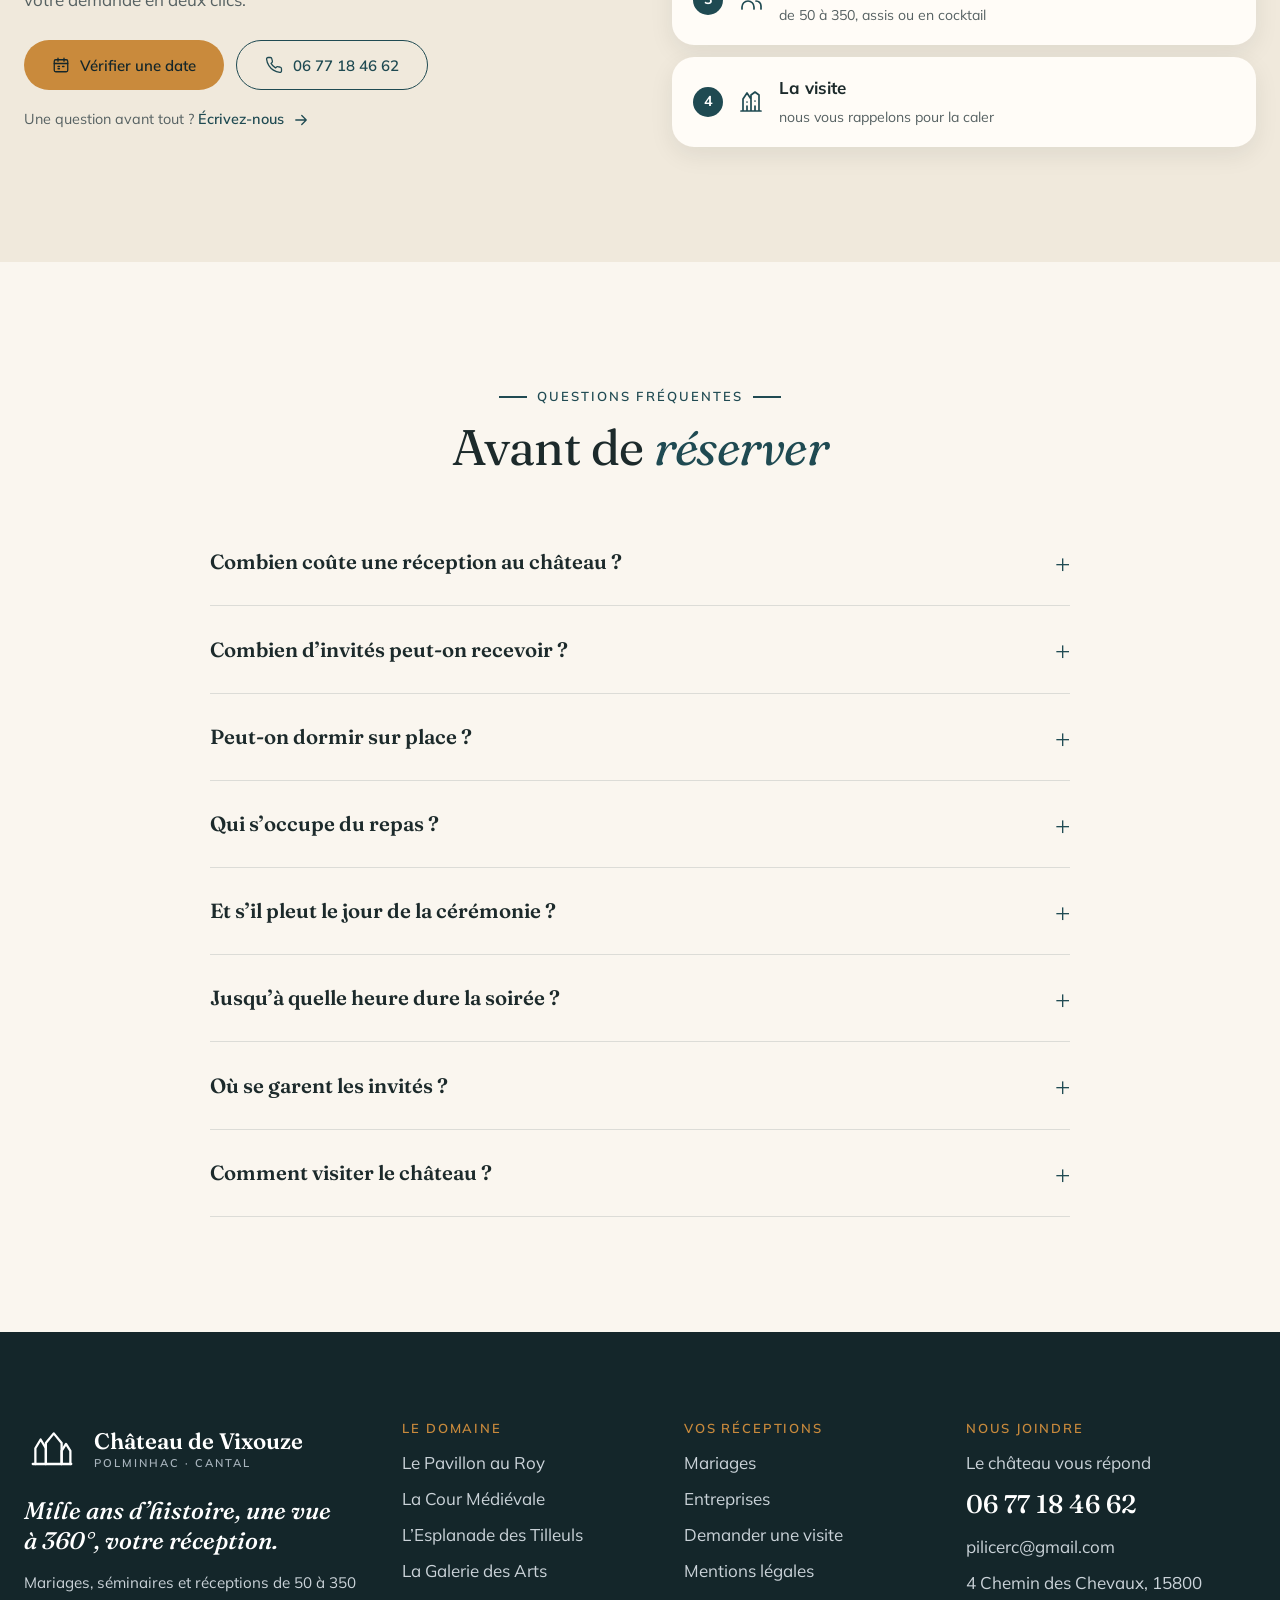
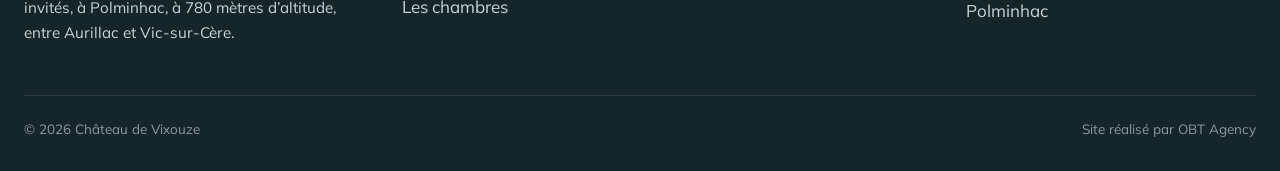
<file: pavillon-au-roy.html>
<!doctype html>
<html lang="fr">
<head>
<meta charset="utf-8">
<meta name="viewport" content="width=device-width, initial-scale=1">
<meta name="robots" content="noindex, nofollow">
<title>Le Pavillon au Roy · Château de Vixouze</title>
<meta name="description" content="Le Pavillon au Roy du Château de Vixouze à Polminhac (Cantal) : 200 m², jusqu’à 280 en cocktail, pour le dîner et la soirée.">
<link rel="icon" href="images/favicon.svg" type="image/svg+xml">
<link rel="preconnect" href="https://fonts.googleapis.com">
<link rel="preconnect" href="https://fonts.gstatic.com" crossorigin>
<link href="https://fonts.googleapis.com/css2?family=Fraunces:ital,opsz,wght@0,9..144,300..700;1,9..144,300..700&family=Mulish:wght@400;500;600;700&display=swap" rel="stylesheet">
<link rel="stylesheet" href="css/style.css">
</head>
<body data-page="pavillon-au-roy">
<header class="entete">
  <div class="conteneur barre">
    <a class="logo" href="index.html" aria-label="Château de Vixouze, accueil"><span class="monogramme"><svg viewBox="0 0 64 64" fill="none" stroke="currentColor" stroke-width="2.6" stroke-linecap="round" stroke-linejoin="round" aria-hidden="true"><path d="M13 48V30l6-10 6 10v18"/><path d="M25 48V24l9-11 9 11v24"/><path d="M43 48V33l5-8 5 8v15"/><path d="M10 48h44"/></svg></span><span class="nom">Château de Vixouze<small>Réceptions · Cantal</small></span></a>
    <ul class="menu">
      <li><a href="index.html">Accueil</a></li>
      <li><a class="ouvrir actif" href="pavillon-au-roy.html">Le domaine <svg viewBox="0 0 24 24" fill="none" stroke="currentColor" stroke-width="1.7" stroke-linecap="round" stroke-linejoin="round" aria-hidden="true"><path d="m6 9 6 6 6-6"/></svg></a>
        <div class="sous-menu"><a href="pavillon-au-roy.html"><img src="images/pavillon/diner.jpg" alt=""><span>Le Pavillon au Roy<small>le dîner et la soirée</small></span></a><a href="cour-medievale.html"><img src="images/cour/jardin-tours.jpg" alt=""><span>La Cour Médiévale<small>le cocktail en plein air</small></span></a><a href="esplanade-des-tilleuls.html"><img src="images/tilleuls/ceremonie.jpg" alt=""><span>L’Esplanade des Tilleuls<small>la cérémonie laïque</small></span></a><a href="galerie-des-arts.html"><img src="images/galerie/buffet.jpg" alt=""><span>La Galerie des Arts<small>le vin d’honneur et les enfants</small></span></a><a href="chambres.html"><img src="images/chambres/suite.jpg" alt=""><span>Les chambres<small>la nuit des mariés et des invités</small></span></a></div></li>
      <li><a href="mariages.html">Mariages</a></li>
      <li><a href="entreprises.html">Entreprises</a></li>
      <li><a href="contact.html">Contact</a></li>
    </ul>
    <div class="actions">
      <a class="tel-entete" href="tel:+33677184662"><svg viewBox="0 0 24 24" fill="none" stroke="currentColor" stroke-width="1.7" stroke-linecap="round" stroke-linejoin="round" aria-hidden="true"><path d="M22 16.9v3a2 2 0 0 1-2.2 2 19.8 19.8 0 0 1-8.6-3.1 19.5 19.5 0 0 1-6-6A19.8 19.8 0 0 1 2.1 4.2 2 2 0 0 1 4.1 2h3a2 2 0 0 1 2 1.7c.1 1 .4 1.9.7 2.8a2 2 0 0 1-.5 2.1L8 9.9a16 16 0 0 0 6 6l1.3-1.3a2 2 0 0 1 2.1-.4c.9.3 1.8.6 2.8.7a2 2 0 0 1 1.7 2z"/></svg><span>06 77 18 46 62</span></a>
      <a class="btn btn-plein" href="contact.html#demande" data-date><svg viewBox="0 0 24 24" fill="none" stroke="currentColor" stroke-width="1.7" stroke-linecap="round" stroke-linejoin="round" aria-hidden="true"><rect x="3" y="5" width="18" height="16" rx="2"/><path d="M3 10h18M8 3v4M16 3v4M8 14h2M14 14h2M8 17h2"/></svg> Vérifier une date</a>
      <button class="burger" aria-label="Menu" aria-expanded="false"><span></span></button>
    </div>
  </div>
</header>
<main>
<section class="bandeau">
  <img src="images/pavillon/exterieur.jpg" alt="Le Pavillon au Roy">
  <div class="conteneur">
    <p class="fil"><a href="index.html">Accueil</a> · Le domaine</p>
    <h1>Le Pavillon au Roy</h1>
    <p>Une charpente de cinq siècles pour le dîner et la piste de danse, jusqu’à 200 convives assis.</p>
  </div>
</section>

<section class="section">
  <div class="conteneur fiche">
    <div class="intro" data-reveal>
      <span class="surtitre">Dîner</span>
      <p class="chapo">Le Pavillon au Roy est la grande salle du château : 200 m² sous une charpente de 500 ans, structurée sur deux niveaux, avec sa cuisine de traiteur en dessous.</p>
      <p>Les tables rondes de huit ou dix couverts, les tables longues, le podium des artistes : la salle se dresse comme vous l’imaginez. L’éclairage événementiel à LED automatisées change la couleur des murs au fil de la soirée, du dîner à la piste de danse.</p><p>Le niveau du dessous sert le traiteur : un office de préparation et trois toilettes, dont une accessible aux personnes à mobilité réduite. Les convives ne voient jamais le service passer.</p>
      <div class="pieces"><div class="piece"><svg viewBox="0 0 24 24" fill="none" stroke="currentColor" stroke-width="1.7" stroke-linecap="round" stroke-linejoin="round" aria-hidden="true"><path d="M3 20h18M4 20V11l8-6 8 6v9M12 5v15M7 20v-6M17 20v-6M6 13l6-4 6 4"/></svg><strong>Une charpente de 500 ans</strong><small>sur deux niveaux</small></div><div class="piece"><svg viewBox="0 0 24 24" fill="none" stroke="currentColor" stroke-width="1.7" stroke-linecap="round" stroke-linejoin="round" aria-hidden="true"><circle cx="9" cy="7" r="3"/><path d="M3 21v-2a6 6 0 0 1 12 0v2"/><circle cx="17" cy="8" r="2.5"/><path d="M17 13a5 5 0 0 1 5 5v3"/></svg><strong>De 40 à 200 convives</strong><small>assis, jusqu’à 280 en cocktail</small></div><div class="piece"><svg viewBox="0 0 24 24" fill="none" stroke="currentColor" stroke-width="1.7" stroke-linecap="round" stroke-linejoin="round" aria-hidden="true"><path d="M3 17.5h18M4.8 17.5a7.2 7.2 0 0 1 14.4 0M12 6.6V9"/><circle cx="12" cy="5.1" r="1.5"/></svg><strong>La cuisine du traiteur</strong><small>office de préparation au niveau bas</small></div><div class="piece"><svg viewBox="0 0 24 24" fill="none" stroke="currentColor" stroke-width="1.7" stroke-linecap="round" stroke-linejoin="round" aria-hidden="true"><path d="M4 9v6h4l5 4V5L8 9zM17 9a4 4 0 0 1 0 6M20 6.5a8 8 0 0 1 0 11"/></svg><strong>Sonorisation quadriphonique</strong><small>et micros HF sur demande</small></div><div class="piece"><svg viewBox="0 0 24 24" fill="none" stroke="currentColor" stroke-width="1.7" stroke-linecap="round" stroke-linejoin="round" aria-hidden="true"><rect x="2" y="4" width="20" height="12" rx="2"/><path d="M12 16v4M8 20h8"/></svg><strong>Vidéoprojection 5 000 lumens</strong><small>écran de 3 m sur 2</small></div><div class="piece"><svg viewBox="0 0 24 24" fill="none" stroke="currentColor" stroke-width="1.7" stroke-linecap="round" stroke-linejoin="round" aria-hidden="true"><path d="M5 12.5a10 10 0 0 1 14 0M8 16a5.5 5.5 0 0 1 8 0M12 19.5h.01M2 9a15 15 0 0 1 20 0"/></svg><strong>Wifi 40 méga</strong><small>ou internet filaire 90 méga</small></div></div>
    </div>
    <aside class="encart" data-reveal>
      <h3>En bref</h3>
      <div class="ligne"><span>Surface</span><strong>200 m²</strong></div><div class="ligne"><span>Dîner assis</span><strong>40 à 200 personnes</strong></div><div class="ligne"><span>Cocktail</span><strong>80 à 280 personnes</strong></div><div class="ligne"><span>Séminaire</span><strong>40 à 110 personnes</strong></div><div class="ligne"><span>Conférence</span><strong>40 à 180 personnes</strong></div>
      <a class="btn btn-plein" href="contact.html#demande" data-date><svg viewBox="0 0 24 24" fill="none" stroke="currentColor" stroke-width="1.7" stroke-linecap="round" stroke-linejoin="round" aria-hidden="true"><rect x="3" y="5" width="18" height="16" rx="2"/><path d="M3 10h18M8 3v4M16 3v4M8 14h2M14 14h2M8 17h2"/></svg> Vérifier une date</a>
      <a class="btn btn-contour" href="tel:+33677184662"><svg viewBox="0 0 24 24" fill="none" stroke="currentColor" stroke-width="1.7" stroke-linecap="round" stroke-linejoin="round" aria-hidden="true"><path d="M22 16.9v3a2 2 0 0 1-2.2 2 19.8 19.8 0 0 1-8.6-3.1 19.5 19.5 0 0 1-6-6A19.8 19.8 0 0 1 2.1 4.2 2 2 0 0 1 4.1 2h3a2 2 0 0 1 2 1.7c.1 1 .4 1.9.7 2.8a2 2 0 0 1-.5 2.1L8 9.9a16 16 0 0 0 6 6l1.3-1.3a2 2 0 0 1 2.1-.4c.9.3 1.8.6 2.8.7a2 2 0 0 1 1.7 2z"/></svg> 06 77 18 46 62</a>
      <p class="petit-encart">Un seul événement à la fois : le château est à vous.</p>
    </aside>
  </div>
</section>

<section class="section creme">
  <div class="conteneur split">
    <div data-reveal>
      <span class="surtitre">La scène</span>
      <h2>Une salle qui <em class="it">change de couleur</em></h2>
      <p class="chapeau">Les LED automatisées et la lumière scénique sont installées sur demande : la charpente passe du blanc chaud du dîner au violet de la soirée. Le podium, le pupitre sonorisé et la scène de 20 m² attendent vos artistes.</p>
    </div>
    <div class="duo-photos" data-reveal><img src="images/pavillon/tables-violet.jpg" alt="Une salle qui" loading="lazy" decoding="async"><img src="images/pavillon/charpente.jpg" alt="Une salle qui" loading="lazy" decoding="async"><img src="images/pavillon/tables-rouge.jpg" alt="Une salle qui" loading="lazy" decoding="async"></div>
  </div>
</section>

<section class="section" id="galerie">
  <div class="conteneur">
    <div class="entete-section"><div><span class="surtitre">En images</span><h2>Le Pavillon au Roy <em class="it">en photos</em></h2></div></div>
    <div class="mosaique" data-reveal><button class="grand" data-galerie="images/pavillon/diner.jpg" data-legende="Le Pavillon au Roy dressé pour un dîner" aria-label="Agrandir : Le Pavillon au Roy dressé pour un dîner"><img src="images/pavillon/diner.jpg" alt="Le Pavillon au Roy dressé pour un dîner" loading="lazy" decoding="async"><span>Le Pavillon au Roy dressé pour un dîner</span></button><button class="" data-galerie="images/pavillon/exterieur.jpg" data-legende="Le Pavillon au Roy et son toit de lauzes" aria-label="Agrandir : Le Pavillon au Roy et son toit de lauzes"><img src="images/pavillon/exterieur.jpg" alt="Le Pavillon au Roy et son toit de lauzes" loading="lazy" decoding="async"><span>Le Pavillon au Roy et son toit de lauzes</span></button><button class="" data-galerie="images/pavillon/tables-longues.jpg" data-legende="Les tables longues sous la charpente" aria-label="Agrandir : Les tables longues sous la charpente"><img src="images/pavillon/tables-longues.jpg" alt="Les tables longues sous la charpente" loading="lazy" decoding="async"><span>Les tables longues sous la charpente</span></button><button class="" data-galerie="images/pavillon/charpente.jpg" data-legende="La charpente de 500 ans, salle vide" aria-label="Agrandir : La charpente de 500 ans, salle vide"><img src="images/pavillon/charpente.jpg" alt="La charpente de 500 ans, salle vide" loading="lazy" decoding="async"><span>La charpente de 500 ans, salle vide</span></button><button class="" data-galerie="images/pavillon/tables-rondes.jpg" data-legende="Les tables rondes de dix couverts" aria-label="Agrandir : Les tables rondes de dix couverts"><img src="images/pavillon/tables-rondes.jpg" alt="Les tables rondes de dix couverts" loading="lazy" decoding="async"><span>Les tables rondes de dix couverts</span></button><button class="" data-galerie="images/pavillon/porte.jpg" data-legende="La porte du Pavillon au Roy sous les roses" aria-label="Agrandir : La porte du Pavillon au Roy sous les roses"><img src="images/pavillon/porte.jpg" alt="La porte du Pavillon au Roy sous les roses" loading="lazy" decoding="async"><span>La porte du Pavillon au Roy sous les roses</span></button><button class="" data-galerie="images/pavillon/tables-rouge.jpg" data-legende="La salle en rouge" aria-label="Agrandir : La salle en rouge"><img src="images/pavillon/tables-rouge.jpg" alt="La salle en rouge" loading="lazy" decoding="async"><span>La salle en rouge</span></button><button class="" data-galerie="images/pavillon/toit.jpg" data-legende="Le toit de lauzes du pavillon" aria-label="Agrandir : Le toit de lauzes du pavillon"><img src="images/pavillon/toit.jpg" alt="Le toit de lauzes du pavillon" loading="lazy" decoding="async"><span>Le toit de lauzes du pavillon</span></button><button class="" data-galerie="images/pavillon/tables-violet.jpg" data-legende="La salle en violet, le soir" aria-label="Agrandir : La salle en violet, le soir"><img src="images/pavillon/tables-violet.jpg" alt="La salle en violet, le soir" loading="lazy" decoding="async"><span>La salle en violet, le soir</span></button></div>
  </div>
</section>

<section class="section glacier">
  <div class="conteneur">
    <div class="entete-section"><div><span class="surtitre">Le reste du domaine</span><h2>À deux pas <em class="it">d’ici</em></h2></div></div>
    <div class="portes" data-reveal><a class="porte" href="cour-medievale.html">
        <img src="images/cour/jardin-table.jpg" alt="La Cour Médiévale" loading="lazy" decoding="async">
        <span class="num">02</span><span class="verbe">Recevoir</span>
        <div class="bas">
          <h3>La Cour Médiévale</h3>
          <div class="infos">500 m², jusqu’à 350 en cocktail · le cocktail en plein air</div>
          <p>Cinq cents mètres carrés entre deux donjons et trois bassins, face aux Monts d’Auvergne.</p>
          <span class="btn btn-plein">Découvrir</span>
        </div>
      </a><a class="porte" href="esplanade-des-tilleuls.html">
        <img src="images/tilleuls/tente.jpg" alt="L’Esplanade des Tilleuls" loading="lazy" decoding="async">
        <span class="num">03</span><span class="verbe">Célébrer</span>
        <div class="bas">
          <h3>L’Esplanade des Tilleuls</h3>
          <div class="infos">300 m², jusqu’à 200 pour la cérémonie · la cérémonie laïque</div>
          <p>Trois cents mètres carrés sous les tilleuls, face à la vallée, pour dire oui en plein air.</p>
          <span class="btn btn-plein">Découvrir</span>
        </div>
      </a><a class="porte" href="galerie-des-arts.html">
        <img src="images/galerie/buffet.jpg" alt="La Galerie des Arts" loading="lazy" decoding="async">
        <span class="num">04</span><span class="verbe">Accueillir</span>
        <div class="bas">
          <h3>La Galerie des Arts</h3>
          <div class="infos">150 m², jusqu’à 120 en cocktail · le vin d’honneur et les enfants</div>
          <p>Cent cinquante mètres carrés pour le vin d’honneur, le repli s’il pleut et le coin des enfants.</p>
          <span class="btn btn-plein">Découvrir</span>
        </div>
      </a><a class="porte" href="chambres.html">
        <img src="images/chambres/suite.jpg" alt="Les chambres" loading="lazy" decoding="async">
        <span class="num">05</span><span class="verbe">Dormir</span>
        <div class="bas">
          <h3>Les chambres</h3>
          <div class="infos">11 chambres, de 16 à 30 adultes · la nuit des mariés et des invités</div>
          <p>Une suite nuptiale de 70 m² et dix chambres, pour que personne ne reprenne la route.</p>
          <span class="btn btn-plein">Découvrir</span>
        </div>
      </a></div>
  </div>
</section>

<section class="section creme" id="reservation">
  <div class="conteneur bloc-resa">
    <div data-reveal>
      <span class="surtitre">Votre date</span>
      <h2>Votre date est-elle <em class="it">encore libre</em> ?</h2>
      <p class="intro-contact">Le château ne reçoit qu’un seul événement à la fois. Ouvrez le calendrier : vous voyez tout de suite les jours encore libres, puis vous nous envoyez votre demande en deux clics.</p>
      <div class="boutons"><a class="btn btn-plein" href="contact.html#demande" data-date><svg viewBox="0 0 24 24" fill="none" stroke="currentColor" stroke-width="1.7" stroke-linecap="round" stroke-linejoin="round" aria-hidden="true"><rect x="3" y="5" width="18" height="16" rx="2"/><path d="M3 10h18M8 3v4M16 3v4M8 14h2M14 14h2M8 17h2"/></svg> Vérifier une date</a><a class="btn btn-contour" href="tel:+33677184662"><svg viewBox="0 0 24 24" fill="none" stroke="currentColor" stroke-width="1.7" stroke-linecap="round" stroke-linejoin="round" aria-hidden="true"><path d="M22 16.9v3a2 2 0 0 1-2.2 2 19.8 19.8 0 0 1-8.6-3.1 19.5 19.5 0 0 1-6-6A19.8 19.8 0 0 1 2.1 4.2 2 2 0 0 1 4.1 2h3a2 2 0 0 1 2 1.7c.1 1 .4 1.9.7 2.8a2 2 0 0 1-.5 2.1L8 9.9a16 16 0 0 0 6 6l1.3-1.3a2 2 0 0 1 2.1-.4c.9.3 1.8.6 2.8.7a2 2 0 0 1 1.7 2z"/></svg> 06 77 18 46 62</a></div>
      <p class="petit">Une question avant tout ? <a class="lien-fleche" href="contact.html">Écrivez-nous <svg viewBox="0 0 24 24" fill="none" stroke="currentColor" stroke-width="1.7" stroke-linecap="round" stroke-linejoin="round" aria-hidden="true"><path d="M5 12h14M13 6l6 6-6 6"/></svg></a></p>
    </div>
    <ol class="etapes-resa" data-reveal><li><span class="num">1</span><svg viewBox="0 0 24 24" fill="none" stroke="currentColor" stroke-width="1.7" stroke-linecap="round" stroke-linejoin="round" aria-hidden="true"><rect x="3" y="5" width="18" height="16" rx="2"/><path d="M3 10h18M8 3v4M16 3v4M8 14h2M14 14h2M8 17h2"/></svg><div><strong>Votre date</strong><small>le calendrier montre les jours encore libres</small></div></li><li><span class="num">2</span><svg viewBox="0 0 24 24" fill="none" stroke="currentColor" stroke-width="1.7" stroke-linecap="round" stroke-linejoin="round" aria-hidden="true"><path d="M12 20s-7.5-4.6-9.3-9.3C1.5 7.5 3.6 4.5 6.8 4.5c2 0 3.3 1.1 5.2 3 1.9-1.9 3.2-3 5.2-3 3.2 0 5.3 3 4.1 6.2C19.5 15.4 12 20 12 20z"/></svg><div><strong>Votre événement</strong><small>un mariage, un séminaire, une fête de famille</small></div></li><li><span class="num">3</span><svg viewBox="0 0 24 24" fill="none" stroke="currentColor" stroke-width="1.7" stroke-linecap="round" stroke-linejoin="round" aria-hidden="true"><circle cx="9" cy="7" r="3"/><path d="M3 21v-2a6 6 0 0 1 12 0v2"/><circle cx="17" cy="8" r="2.5"/><path d="M17 13a5 5 0 0 1 5 5v3"/></svg><div><strong>Vos invités</strong><small>de 50 à 350, assis ou en cocktail</small></div></li><li><span class="num">4</span><svg viewBox="0 0 24 24" fill="none" stroke="currentColor" stroke-width="1.7" stroke-linecap="round" stroke-linejoin="round" aria-hidden="true"><path d="M4 21V9l4-6 4 6M12 21V5l4-3 4 3v16M8 21v-5M16 21v-5M2 21h20M8 12h.01M16 11h.01"/></svg><div><strong>La visite</strong><small>nous vous rappelons pour la caler</small></div></li></ol>
  </div>
</section>
<section class="section" id="questions">
  <div class="conteneur">
    <div class="entete-section centre"><div><span class="surtitre">Questions fréquentes</span><h2>Avant de <em class="it">réserver</em></h2></div></div>
    <div class="faq"><details><summary>Combien coûte une réception au château ?</summary><p>La location du domaine commence à 8 800 €, selon la date, la formule et le nombre d’invités. Trois formules existent : le Pack Noces avec les essentiels, le Pack Premium qui ajoute les installations techniques, le Pack Cérémonie Laïque pour l’expérience complète. Appelez-nous au 06 77 18 46 62 pour un devis à votre date.</p></details><details><summary>Combien d’invités peut-on recevoir ?</summary><p>De 50 à 350 personnes. Le Pavillon au Roy reçoit jusqu’à 200 convives assis et 280 en cocktail, la Cour Médiévale jusqu’à 350 en cocktail, l’Esplanade des Tilleuls jusqu’à 200 pour la cérémonie. Le château ne reçoit qu’un seul événement à la fois : le domaine entier est à vous.</p></details><details><summary>Peut-on dormir sur place ?</summary><p>Oui : onze chambres accueillent de seize à trente adultes, dont une suite nuptiale de 70 m² avec son salon privé. Elles se louent dans le cadre d’un événement au château. Les familles nombreuses prennent les chambres de la Tour, jusqu’à quatre couchages.</p></details><details><summary>Qui s’occupe du repas ?</summary><p>Le château travaille avec des traiteurs partenaires, qui connaissent la cuisine du Pavillon au Roy et son office de préparation. Les prestataires référencés couvrent aussi le DJ, les fleuristes et les photographes. Dites-nous votre projet, nous vous mettons en relation.</p></details><details><summary>Et s’il pleut le jour de la cérémonie ?</summary><p>La Galerie des Arts prend le relais pour le vin d’honneur, en quelques minutes, sans rien changer au reste de la journée. La tente de l’Esplanade des Tilleuls abrite la cérémonie et la piste de danse.</p></details><details><summary>Jusqu’à quelle heure dure la soirée ?</summary><p>La musique peut se prolonger jusqu’à cinq heures du matin dans le Pavillon au Roy. Le départ se fait le lendemain à dix-sept heures. Une navette ramène vos invités, pour trois heures ou pour toute la nuit.</p></details><details><summary>Où se garent les invités ?</summary><p>Trois parkings privés accueillent plus de cent voitures sur le domaine, avec des places supplémentaires à proximité. La gare de Polminhac est à deux minutes, l’aéroport d’Aurillac à vingt-deux minutes.</p></details><details><summary>Comment visiter le château ?</summary><p>Le château est ouvert aux repérages sur rendez-vous. Choisissez une date dans le calendrier ou écrivez-nous : nous vous rappelons pour organiser la visite.</p></details></div>
  </div>
</section>
</main>
<footer class="pied">
  <div class="conteneur">
    <div class="grille">
      <div>
        <a class="logo-pied" href="index.html"><span class="monogramme"><svg viewBox="0 0 64 64" fill="none" stroke="currentColor" stroke-width="2.6" stroke-linecap="round" stroke-linejoin="round" aria-hidden="true"><path d="M13 48V30l6-10 6 10v18"/><path d="M25 48V24l9-11 9 11v24"/><path d="M43 48V33l5-8 5 8v15"/><path d="M10 48h44"/></svg></span><span>Château de Vixouze<small>Polminhac · Cantal</small></span></a>
        <p class="accroche">Mille ans d’histoire, une vue à 360°, votre réception.</p>
        <p>Mariages, séminaires et réceptions de 50 à 350 invités, à Polminhac, à 780 mètres d’altitude, entre Aurillac et Vic-sur-Cère.</p>
      </div>
      <div><h4>Le domaine</h4><ul><li><a href="pavillon-au-roy.html">Le Pavillon au Roy</a></li><li><a href="cour-medievale.html">La Cour Médiévale</a></li><li><a href="esplanade-des-tilleuls.html">L’Esplanade des Tilleuls</a></li><li><a href="galerie-des-arts.html">La Galerie des Arts</a></li><li><a href="chambres.html">Les chambres</a></li></ul></div>
      <div><h4>Vos réceptions</h4><ul><li><a href="mariages.html">Mariages</a></li><li><a href="entreprises.html">Entreprises</a></li><li><a href="contact.html#demande">Demander une visite</a></li><li><a href="mentions-legales.html">Mentions légales</a></li></ul></div>
      <div><h4>Nous joindre</h4><ul><li>Le château vous répond<a class="tel-pied" href="tel:+33677184662">06 77 18 46 62</a></li><li><a href="mailto:pilicerc@gmail.com">pilicerc@gmail.com</a></li><li>4 Chemin des Chevaux, 15800 Polminhac</li></ul></div>
    </div>
    <div class="bas"><span>© 2026 Château de Vixouze</span><span>Site réalisé par OBT Agency</span></div>
  </div>
</footer>
<nav class="barre-mobile" aria-label="Contact rapide">
  <a class="appeler" href="tel:+33677184662"><svg viewBox="0 0 24 24" fill="none" stroke="currentColor" stroke-width="1.7" stroke-linecap="round" stroke-linejoin="round" aria-hidden="true"><path d="M22 16.9v3a2 2 0 0 1-2.2 2 19.8 19.8 0 0 1-8.6-3.1 19.5 19.5 0 0 1-6-6A19.8 19.8 0 0 1 2.1 4.2 2 2 0 0 1 4.1 2h3a2 2 0 0 1 2 1.7c.1 1 .4 1.9.7 2.8a2 2 0 0 1-.5 2.1L8 9.9a16 16 0 0 0 6 6l1.3-1.3a2 2 0 0 1 2.1-.4c.9.3 1.8.6 2.8.7a2 2 0 0 1 1.7 2z"/></svg> Appeler</a>
  <a href="contact.html#demande" data-date><svg viewBox="0 0 24 24" fill="none" stroke="currentColor" stroke-width="1.7" stroke-linecap="round" stroke-linejoin="round" aria-hidden="true"><rect x="3" y="5" width="18" height="16" rx="2"/><path d="M3 10h18M8 3v4M16 3v4M8 14h2M14 14h2M8 17h2"/></svg> Une date</a>
</nav>
<script src="js/site.js"></script>
<script src="js/calendrier.js"></script>
</body>
</html>
</file>
<file: css/style.css>
/* Château de Vixouze : site de démonstration OBT Agency, novembre 2026.
   Mécanismes repris du Château de Bourguignon ; la palette et les polices sont celles de Vixouze.
   Fonds clairs (crème de la pierre blonde, lin, vert d’eau du salon privé), la couleur forte est le
   bleu de lauze des toits, en petites touches, et le cuivre pour les accents chauds.
   Titres en Fraunces (empattements solides), texte en Mulish. */
:root{
  --fond:#FAF6EF;
  --creme:#F0E9DC;
  --pierre:#E3DACB;
  --glacier:#E6EDEC;
  --rose:#F3EBE2;
  --encre:#1C2A2B;
  --doux:#566162;
  --lac:#1F4A52;
  --lac-fonce:#14343A;
  --lac-pale:#DFEBEC;
  --soleil:#C98A3C;
  --soleil-vif:#DFA256;
  --nuit:#14262A;
  --blanc:#FFFCF7;
  --trait:rgba(20,52,58,.13);
  --r:22px;
  --r-petit:14px;
  --ombre:0 18px 50px rgba(20,38,42,.14);
  --ombre-douce:0 8px 24px rgba(20,38,42,.08);
  --titre:"Fraunces","Georgia",serif;
  --texte:"Mulish",system-ui,sans-serif;
  --large:1240px;
}
h1,h2,h3,.nom-entree{font-optical-sizing:auto;font-variation-settings:"SOFT" 20,"WONK" 0}
*{box-sizing:border-box;margin:0;padding:0}
html{scroll-behavior:smooth}
body{background:var(--fond);color:var(--encre);font:400 17px/1.65 var(--texte);-webkit-font-smoothing:antialiased;overflow-x:hidden}
img{display:block;max-width:100%}
a{color:inherit;text-decoration:none}
button{font:inherit;cursor:pointer;border:0;background:none;color:inherit}
.conteneur{width:min(var(--large),100% - 48px);margin-inline:auto}
h1,h2,h3{font-family:var(--titre);font-weight:400;line-height:1.08;letter-spacing:-.01em;color:inherit}
h2{font-size:clamp(30px,3.9vw,52px)}
h3{font-size:clamp(22px,2.1vw,27px);font-weight:500}
em.it{font-style:italic;font-weight:400;color:var(--lac)}
.surtitre{display:inline-flex;align-items:center;gap:10px;font:600 13px/1 var(--texte);letter-spacing:.16em;text-transform:uppercase;color:var(--lac);margin-bottom:18px}
.surtitre::before{content:"";width:28px;height:1.5px;background:currentColor}
.surtitre svg{display:none}
.entete-section.centre .surtitre::after{content:"";width:28px;height:1.5px;background:currentColor}
.section{padding:clamp(72px,9vw,120px) 0}
.section.creme{background:var(--creme)}
.section.glacier,.section.sauge{background:var(--glacier)}
.section.rose{background:var(--rose)}
.entete-section{display:flex;justify-content:space-between;align-items:end;gap:32px;margin-bottom:44px;flex-wrap:wrap}
.entete-section.centre{justify-content:center;text-align:center}
.petit{font-size:.9rem;color:var(--doux)}

/* Boutons */
.btn{display:inline-flex;align-items:center;gap:10px;padding:14px 24px;border-radius:999px;font-weight:600;font-size:.97rem;transition:transform .25s,background .25s,color .25s,box-shadow .25s;white-space:nowrap}
.btn svg{width:18px;height:18px;flex:none}
.btn-plein{background:var(--lac);color:#fff;box-shadow:0 10px 26px -12px rgba(46,74,94,.6)}
.btn-plein:hover{background:var(--lac-fonce);transform:translateY(-2px)}
.btn-blanc{background:#fff;color:var(--encre)}
.btn-blanc:hover{transform:translateY(-2px)}
.btn-contour{border:1.5px solid currentColor}
.btn-contour:hover{background:var(--encre);color:#fff;border-color:var(--encre)}
.btn-contour-blanc{border:1.5px solid rgba(255,255,255,.8);color:#fff}
.btn-contour-blanc:hover{background:#fff;color:var(--encre)}
.lien-fleche{display:inline-flex;align-items:center;gap:8px;white-space:nowrap;font-weight:600;color:var(--lac);border-bottom:1.5px solid transparent;transition:border-color .2s}
.lien-fleche:hover{border-color:currentColor}
.lien-fleche svg{width:18px;height:18px;flex:none}

/* Écran d'entrée : une photo et le logo, rien d'autre */
.loader{position:fixed;inset:0;z-index:200;display:grid;place-items:start center;background:#1d2a3a;overflow:hidden;transform:translateY(0);transition:transform .9s cubic-bezier(.77,0,.18,1);will-change:transform}
.loader img.fond{position:absolute;inset:0;width:100%;height:100%;object-fit:cover;object-position:center bottom;animation:loaderZoom 3.2s ease-out forwards}
.loader .logo-entree{position:relative;margin-top:3.2vh;width:min(250px,50vw);height:auto;filter:drop-shadow(0 2px 14px rgba(10,30,50,.35));opacity:0;animation:apparait 1s .3s ease forwards}
.loader.fini{transform:translateY(-100%)}
@keyframes loaderZoom{from{transform:scale(1.08)}to{transform:scale(1)}}
@keyframes apparait{to{opacity:1}}

/* Logo */
.logo{display:flex;align-items:center;gap:12px}
.logo .monogramme{position:relative;width:46px;height:48px;flex:none}
.logo .monogramme img{position:absolute;inset:0;width:100%;height:100%;object-fit:contain;transition:opacity .3s}
.logo .sombre{opacity:0}
.logo .nom{font-family:var(--titre);font-weight:600;font-size:1.25rem;line-height:1.02;white-space:nowrap}
.logo .nom small{display:block;font-family:var(--texte);font-size:.6rem;letter-spacing:.2em;text-transform:uppercase;font-weight:700;opacity:.8;margin-top:5px}
.entete.plein .logo .blanc,.entete.toujours-plein .logo .blanc,.entete.menu-ouvert .logo .blanc{opacity:0}
.entete.plein .logo .sombre,.entete.toujours-plein .logo .sombre,.entete.menu-ouvert .logo .sombre{opacity:1}
.logo-pied{display:flex;align-items:center;gap:14px}
.logo-pied img{width:58px;height:auto}
.logo-pied span{font-family:var(--titre);font-size:1.4rem;font-weight:600;line-height:1.05}
.logo-pied small{display:block;font-family:var(--texte);font-size:.7rem;letter-spacing:.18em;text-transform:uppercase;color:var(--doux);margin-top:4px}

/* En-tête */
.entete{position:fixed;top:0;left:0;right:0;z-index:100;transition:background .35s,box-shadow .35s,color .35s;color:#fff}
.entete::before{content:"";position:absolute;inset:0 0 -30px;background:linear-gradient(180deg,rgba(20,28,36,.42),transparent);pointer-events:none;transition:opacity .35s}
.entete.plein::before,.entete.toujours-plein::before{opacity:0}
.entete .barre{position:relative;display:grid;grid-template-columns:1fr auto 1fr;align-items:center;gap:20px;height:84px}
.entete.plein,.entete.toujours-plein{background:rgba(251,250,247,.96);backdrop-filter:blur(10px);color:var(--encre);box-shadow:0 1px 0 var(--trait)}
.menu{display:flex;gap:28px;align-items:center;justify-content:center}
.menu>li{list-style:none;position:relative}
.menu a,.menu .ouvrir{font-weight:500;font-size:.96rem;display:inline-flex;align-items:center;gap:6px;padding:8px 0;position:relative;line-height:1.2}
.menu a::after,.menu .ouvrir::after{content:"";position:absolute;left:0;bottom:2px;height:1.5px;width:0;background:currentColor;transition:width .3s}
.menu a:hover::after,.menu .ouvrir:hover::after,.menu a.actif::after,.menu .ouvrir.actif::after{width:100%}
.menu .ouvrir svg{width:12px;height:12px;transition:transform .25s}
.sous-menu{position:absolute;top:calc(100% + 10px);left:50%;transform:translate(-50%,8px);background:#fff;color:var(--encre);border-radius:16px;box-shadow:0 24px 60px -20px rgba(42,40,39,.38);padding:10px;min-width:300px;opacity:0;visibility:hidden;transition:.25s}
.menu li:hover .sous-menu,.menu li:focus-within .sous-menu{opacity:1;visibility:visible;transform:translate(-50%,0)}
.menu li:hover .ouvrir svg{transform:rotate(180deg)}
.sous-menu a{display:flex;align-items:center;gap:12px;padding:8px;border-radius:10px;width:100%}
.sous-menu a::after{display:none}
.sous-menu a:hover{background:var(--glacier)}
.sous-menu img{width:56px;height:42px;object-fit:cover;border-radius:7px}
.sous-menu small{display:block;color:var(--doux);font-size:.78rem}
.sous-menu .tous{justify-content:center;font-weight:600;color:var(--lac);margin-top:4px;border-top:1px solid var(--trait);border-radius:0 0 10px 10px}
.entete .actions{display:flex;justify-content:flex-end;align-items:center;gap:12px}
.tel-entete{display:inline-flex;align-items:center;gap:8px;font-weight:600;font-size:.95rem}
.tel-entete svg{width:17px;height:17px}
.entete .btn{padding:11px 20px}
.burger{display:none;width:44px;height:44px;border-radius:50%;place-items:center}
.burger span{display:block;width:22px;height:1.8px;background:currentColor;position:relative}
.burger span::before,.burger span::after{content:"";position:absolute;left:0;width:22px;height:1.8px;background:currentColor}
.burger span::before{top:-7px}.burger span::after{top:7px}

/* Hero : la vidéo du domaine en boucle muette */
.hero video.video-fond{position:absolute;inset:0;width:100%;height:100%;object-fit:cover;background:#2a2827}
.hero{position:relative;height:100svh;min-height:640px;color:#fff;overflow:hidden;display:flex;align-items:flex-end}
.hero .diapos{position:absolute;inset:0}
.hero .diapos img.fond{position:absolute;inset:0;width:100%;height:100%;object-fit:cover;opacity:0;transition:opacity 1.6s ease}
.hero .diapos img.fond.actif{opacity:1;animation:lent 7s ease-out forwards}
.hero .diapos img.fond:first-child{object-position:22% center}
@keyframes lent{from{transform:scale(1.08)}to{transform:scale(1)}}
.hero::after{content:"";position:absolute;inset:0;background:linear-gradient(90deg,rgba(20,28,36,.55) 0%,rgba(20,28,36,.18) 55%,rgba(20,28,36,0) 78%),linear-gradient(180deg,rgba(20,28,36,.3) 0%,rgba(20,28,36,0) 26%,rgba(20,28,36,0) 45%,rgba(20,28,36,.62) 100%)}
.hero .contenu{position:relative;z-index:2;padding-bottom:clamp(48px,8vh,88px);width:min(var(--large),100% - 48px);margin-inline:auto}
.hero h1{font-size:clamp(2.6rem,5.2vw,4.7rem);max-width:15ch;text-shadow:0 2px 30px rgba(0,0,0,.25)}
.hero h1 em{font-weight:500}
.hero .sous{font-size:clamp(1.02rem,1.5vw,1.2rem);margin:18px 0 30px;max-width:50ch;opacity:.96}
.hero .boutons{display:flex;gap:12px;flex-wrap:wrap}
.note-heros{display:inline-flex;align-items:center;gap:10px;margin-bottom:20px;font-size:15px;padding:9px 18px;border-radius:999px;background:rgba(255,255,255,.14);border:1px solid rgba(255,255,255,.34);backdrop-filter:blur(10px);-webkit-backdrop-filter:blur(10px)}
.note-heros strong{font-size:17px}
.note-heros:hover span:last-child{text-decoration:underline}
.etoiles{color:var(--soleil);letter-spacing:2px;font-size:1rem}

/* Bande de chiffres */
.chiffres{background:#fff;border-bottom:1px solid var(--trait)}
.chiffres .grille{display:grid;grid-template-columns:repeat(5,1fr)}
.chiffres .item{padding:30px 18px;text-align:center;border-right:1px solid var(--trait)}
.chiffres .item:last-child{border-right:0}
.chiffres strong{display:block;font-family:var(--titre);font-size:2rem;font-weight:600;color:var(--lac);line-height:1.15}
.chiffres span{font-size:.9rem;color:var(--doux)}

/* Rail des hébergements : trois cartes visibles, qui défilent */
.rail{position:relative}
.rail-piste{display:grid;grid-auto-flow:column;grid-auto-columns:calc((100% - 40px) / 3);gap:20px;overflow-x:auto;scroll-snap-type:x mandatory;scroll-behavior:smooth;padding:4px 2px 26px;scrollbar-width:none}
.rail-piste::-webkit-scrollbar{display:none}
.rail-piste>*{scroll-snap-align:start}
.rail-fleches{display:flex;gap:10px;justify-content:flex-end}
.rail-fleches button{width:48px;height:48px;border-radius:50%;border:1.5px solid var(--trait);display:grid;place-items:center;background:#fff;transition:.25s}
.rail-fleches button:hover{background:var(--lac);color:#fff;border-color:var(--lac)}
.rail-fleches svg{width:20px;height:20px}

/* Cartes des hébergements */
.carte-gite{background:#fff;border-radius:var(--r);overflow:hidden;box-shadow:0 1px 0 var(--trait),0 18px 40px -28px rgba(42,40,39,.45);display:flex;flex-direction:column;transition:transform .35s,box-shadow .35s}
.carte-gite:hover{transform:translateY(-6px);box-shadow:0 1px 0 var(--trait),0 30px 60px -30px rgba(42,40,39,.5)}
.carte-gite .visuel{aspect-ratio:4/3;overflow:hidden;position:relative}
.carte-gite .visuel img{width:100%;height:100%;object-fit:cover;transition:transform .8s}
.carte-gite:hover .visuel img{transform:scale(1.06)}
.carte-gite .etiquette{position:absolute;top:14px;left:14px;background:rgba(255,255,255,.94);color:var(--encre);font-size:.76rem;font-weight:700;padding:6px 12px;border-radius:999px}
.carte-gite .corps{padding:22px 22px 24px;display:flex;flex-direction:column;gap:10px;flex:1}
.carte-gite h3{font-size:1.6rem}
.carte-gite p{color:var(--doux);font-size:.95rem;flex:1}
.pastilles{display:flex;flex-wrap:wrap;gap:6px}
.pastilles span{font-size:.78rem;font-weight:600;background:var(--lac-pale);color:var(--lac-fonce);padding:5px 10px;border-radius:999px}

/* Bloc photos + texte */
.duo{display:grid;grid-template-columns:1.05fr 1fr;gap:clamp(36px,6vw,90px);align-items:center}
.duo.inverse{grid-template-columns:1fr 1.05fr}
.duo.inverse>:first-child{order:2}
.duo-texte p{color:var(--doux);margin-top:16px}
.duo-texte p strong{color:var(--encre);font-weight:600}
.duo-texte .btn,.duo-texte>.lien-fleche{margin-top:28px}
.duo-photos{display:grid;grid-template-columns:1.25fr 1fr;grid-template-rows:minmax(0,1fr) minmax(0,1fr);gap:14px;height:clamp(420px,46vw,600px)}
.duo-photos img{width:100%;height:100%;min-height:0;object-fit:cover;border-radius:var(--r)}
.duo-photos img:first-child{grid-row:span 2}
.duo-photos.paysage{grid-template-columns:1fr 1fr;grid-template-rows:minmax(0,1.35fr) minmax(0,1fr)}
.duo-photos.paysage img:first-child{grid-row:auto;grid-column:span 2}
.signature{display:flex;align-items:center;gap:14px;margin-top:26px;padding-top:22px;border-top:1px solid var(--trait)}
.signature .rond{width:52px;height:52px;border-radius:50%;background:var(--lac);color:#fff;display:grid;place-items:center;font-family:var(--titre);font-style:italic;font-size:1.4rem}
.signature small{display:block;color:var(--doux);font-size:.88rem}
.signature+.lien-fleche{margin-top:22px}
.menu-mini{display:grid;grid-template-columns:1fr 1fr;gap:12px;margin-top:24px}
.menu-mini div{background:#fff;border:1px solid var(--trait);border-radius:var(--r);padding:16px 18px;display:flex;flex-direction:column}
.menu-mini span{font-size:.86rem;color:var(--doux)}
.menu-mini strong{font-family:var(--titre);font-size:1.9rem;color:var(--lac);line-height:1.1}
.menu-mini+.petit{margin-top:10px}

/* Petits blocs « compris » : trois par ligne */
.compris{display:grid;grid-template-columns:repeat(3,1fr);gap:14px}
.compris .bloc{background:#fff;border-radius:var(--r);padding:18px 20px;display:flex;align-items:center;gap:14px;border:1px solid var(--trait)}
.compris .bloc svg{width:28px;height:28px;flex:none;color:var(--lac)}
.compris .bloc strong{display:block;font-size:.97rem;line-height:1.25}
.compris .bloc small{color:var(--doux);font-size:.84rem}

/* Mosaïque */
.mosaique{display:grid;grid-auto-flow:dense;grid-template-columns:repeat(4,1fr);grid-auto-rows:220px;gap:12px}
.mosaique button{position:relative;overflow:hidden;border-radius:var(--r);display:block;padding:0}
.mosaique button img{width:100%;height:100%;object-fit:cover;transition:transform .7s}
.mosaique button:hover img{transform:scale(1.05)}
.mosaique .grand{grid-column:span 2;grid-row:span 2}
.mosaique .large{grid-column:span 2}
.mosaique .haut{grid-row:span 2}
.mosaique button span{position:absolute;left:12px;bottom:12px;background:rgba(255,255,255,.94);color:var(--encre);font-size:.78rem;font-weight:600;padding:5px 10px;border-radius:999px;opacity:0;transform:translateY(6px);transition:.3s}
.mosaique button:hover span{opacity:1;transform:none}

/* Avis */
.avis-grille{display:grid;grid-template-columns:repeat(3,1fr);gap:20px}
.avis{background:#fff;border-radius:var(--r);padding:28px;border:1px solid var(--trait);display:flex;flex-direction:column;gap:16px}
.avis blockquote{font-family:var(--titre);font-size:1.12rem;line-height:1.5}
.avis footer{display:flex;justify-content:space-between;align-items:center;color:var(--doux);font-size:.88rem;margin-top:auto}
.avis footer strong{color:var(--encre)}
.avis-seul{margin-top:16px}
.avis-seul .etoiles span{color:var(--encre);font-weight:600;letter-spacing:0;margin-left:6px}

/* Activités */
.activites{display:grid;grid-template-columns:repeat(4,1fr);gap:16px}
.activite{position:relative;border-radius:var(--r);overflow:hidden;aspect-ratio:3/4;color:#fff;display:flex;align-items:flex-end}
.activite img{position:absolute;inset:0;width:100%;height:100%;object-fit:cover;transition:transform .8s}
.activite:hover img{transform:scale(1.06)}
.activite::after{content:"";position:absolute;inset:0;background:linear-gradient(180deg,transparent 45%,rgba(20,28,36,.78))}
.activite .txt{position:relative;z-index:2;padding:20px}
.activite h3{font-size:1.3rem}
.activite small{font-size:.85rem;opacity:.92}
.activite.large{grid-column:span 2;aspect-ratio:auto}
.credit{font-size:.75rem;color:var(--doux);margin-top:18px}
.credit a{text-decoration:underline}
.credit+.credit{margin-top:4px}

/* Bande d'appel */
.appel{position:relative;color:#fff;overflow:hidden}
.appel img{position:absolute;inset:0;width:100%;height:100%;object-fit:cover}
.appel::after{content:"";position:absolute;inset:0;background:linear-gradient(90deg,rgba(20,32,42,.84),rgba(20,32,42,.3))}
.appel .conteneur{position:relative;z-index:2;padding:clamp(80px,10vw,130px) 0}
.appel h2{max-width:18ch}
.appel p{max-width:48ch;margin:16px 0 28px;opacity:.92}
.appel .boutons{display:flex;gap:12px;flex-wrap:wrap}

/* Contact */
.contact-grille{display:grid;grid-template-columns:1fr 1.15fr;gap:clamp(30px,5vw,70px);align-items:start}
.intro-contact{color:var(--doux);margin-top:14px}
.coordonnees{display:flex;flex-direction:column;gap:12px;margin-top:24px}
.coordonnees a{display:flex;gap:14px;align-items:center;background:#fff;border:1px solid var(--trait);border-radius:var(--r);padding:14px 18px}
.coordonnees svg{width:22px;height:22px;color:var(--lac);flex:none}
.coordonnees small{display:block;color:var(--doux);font-size:.82rem}
.coordonnees strong{font-weight:600}
.note-carte{display:flex;align-items:center;gap:14px;margin-top:12px;background:var(--encre);color:#fff;border-radius:var(--r);padding:14px 18px}
.note-carte>strong{font-family:var(--titre);font-size:2rem;line-height:1}
.note-carte small{display:block;font-size:.85rem;opacity:.85}
.carte-maps{margin-top:16px;border-radius:var(--r);overflow:hidden;border:1px solid var(--trait);height:300px;background:var(--pierre)}
.carte-maps iframe{width:100%;height:100%;border:0;display:block}
form.formulaire{background:#fff;border-radius:18px;padding:clamp(24px,3.5vw,40px);box-shadow:0 30px 70px -40px rgba(42,40,39,.45);display:grid;grid-template-columns:1fr 1fr;gap:16px}
.formulaire h3{grid-column:1/-1;font-size:1.7rem}
.formulaire .plein-l{grid-column:1/-1}
.formulaire label,.formulaire .etiquette-champ{display:flex;flex-direction:column;gap:6px;font-size:.85rem;font-weight:600}
.formulaire .etiquette-champ{margin-bottom:8px}
.formulaire input,.formulaire select,.formulaire textarea{font:inherit;font-weight:400;font-size:1rem;padding:13px 15px;border:1.5px solid var(--trait);border-radius:10px;background:var(--fond);color:var(--encre);transition:border-color .2s;width:100%}
.formulaire input:focus,.formulaire select:focus,.formulaire textarea:focus{outline:none;border-color:var(--lac)}
.formulaire textarea{min-height:120px;resize:vertical}
.formulaire .choix-gites{display:flex;flex-wrap:wrap;gap:8px}
.formulaire .choix-gites label{flex-direction:row;align-items:center;gap:8px;font-weight:500;background:var(--fond);border:1.5px solid var(--trait);border-radius:999px;padding:8px 14px;cursor:pointer}
.formulaire .choix-gites input,.formulaire .choix-table input{width:auto;accent-color:var(--lac)}
.formulaire .choix-table{flex-direction:row;align-items:center;gap:10px;font-weight:500;background:var(--glacier);border-radius:10px;padding:12px 14px}
.formulaire .envoyer{grid-column:1/-1;justify-content:center;padding:16px}
.formulaire .merci{grid-column:1/-1;background:var(--lac-pale);color:var(--lac-fonce);border-radius:10px;padding:14px;font-weight:600;display:none}
.formulaire.envoye .merci{display:block}

/* FAQ */
.faq{max-width:860px;margin-inline:auto}
.faq details{border-bottom:1px solid var(--trait)}
.faq summary{list-style:none;cursor:pointer;display:flex;justify-content:space-between;align-items:center;gap:20px;padding:22px 0;font-family:var(--titre);font-size:1.28rem;font-weight:600}
.faq summary::-webkit-details-marker{display:none}
.faq summary::after{content:"+";font-family:var(--texte);font-size:1.6rem;font-weight:300;color:var(--lac);transition:transform .3s}
.faq details[open] summary::after{transform:rotate(45deg)}
.faq details p{padding:0 0 22px;color:var(--doux);max-width:70ch}

/* Accès et infos pratiques */
.acces{list-style:none;display:flex;flex-direction:column;gap:12px;margin-top:24px}
.acces li{display:flex;gap:14px;align-items:flex-start;background:#fff;border:1px solid var(--trait);border-radius:var(--r);padding:14px 18px;color:var(--doux);font-size:.95rem}
.acces li>svg{width:22px;height:22px;color:var(--lac);flex:none;margin-top:2px}
.acces strong{display:block;color:var(--encre);font-weight:600}
.acces strong.seul{display:inline;font-weight:500;color:var(--doux)}
.duo-texte .acces{margin-top:24px}

/* Pied de page */
.pied{background:var(--creme);padding:70px 0 30px;border-top:1px solid var(--trait)}
.pied .grille{display:grid;grid-template-columns:1.4fr 1fr 1fr 1.2fr;gap:40px}
.pied h4{font-size:.76rem;letter-spacing:.17em;text-transform:uppercase;color:var(--lac);margin-bottom:14px}
.pied ul{list-style:none;display:flex;flex-direction:column;gap:8px;color:var(--doux)}
.pied ul a:hover{color:var(--encre)}
.pied p{color:var(--doux);margin-top:14px;font-size:.95rem}
.pied .bas{display:flex;justify-content:space-between;gap:20px;margin-top:50px;padding-top:22px;border-top:1px solid var(--trait);font-size:.84rem;color:var(--doux);flex-wrap:wrap}
.pied .tel-pied{font-family:var(--titre);font-size:1.6rem;font-weight:600;color:var(--encre);display:block;margin-top:6px}

/* Barre d'appel mobile */
.barre-mobile{display:none}

/* Page intérieure : bandeau */
.bandeau{position:relative;height:clamp(420px,62vh,620px);color:#fff;display:flex;align-items:flex-end;overflow:hidden}
.bandeau.court{height:clamp(360px,48vh,480px)}
.bandeau img{position:absolute;inset:0;width:100%;height:100%;object-fit:cover}
.bandeau::after{content:"";position:absolute;inset:0;background:linear-gradient(180deg,rgba(20,28,36,.42),rgba(20,28,36,0) 35%,rgba(20,28,36,.62))}
.bandeau .conteneur{position:relative;z-index:2;padding-bottom:56px}
.bandeau h1{font-size:clamp(2.3rem,4.9vw,4rem)}
.bandeau p{font-size:1.12rem;margin-top:12px;max-width:56ch;opacity:.95}
.fil{font-size:.85rem;opacity:.85;margin-bottom:14px}
.fil a{text-decoration:underline;text-underline-offset:3px}

/* Fiche d'un hébergement */
.fiche{display:grid;grid-template-columns:1.5fr 1fr;gap:clamp(30px,5vw,70px);align-items:start}
.fiche .intro p{color:var(--doux);margin-top:16px;font-size:1.06rem}
.fiche .intro p.chapo{font-size:1.24rem;color:var(--encre);font-family:var(--titre);line-height:1.45}
.titre-equip{margin-top:44px}
.encart{position:sticky;top:110px;background:#fff;border-radius:18px;padding:28px;box-shadow:0 30px 70px -40px rgba(42,40,39,.45);border:1px solid var(--trait)}
.encart .ligne{display:flex;justify-content:space-between;gap:16px;padding:11px 0;border-bottom:1px solid var(--trait);font-size:.96rem}
.encart .ligne span{color:var(--doux)}
.encart .ligne strong{text-align:right}
.encart .btn{width:100%;justify-content:center;margin-top:14px}
.petit-encart{font-size:.8rem;color:var(--doux);margin-top:14px;text-align:center}
.pieces{display:grid;grid-template-columns:repeat(3,1fr);gap:14px;margin-top:40px}
.pieces.sans-marge{margin-top:0}
.piece{background:#fff;border:1px solid var(--trait);border-radius:var(--r);padding:18px}
.piece svg{width:26px;height:26px;color:var(--lac);margin-bottom:10px}
.piece strong{display:block;font-size:1rem}
.piece small{color:var(--doux);font-size:.88rem;display:block;margin-top:2px}
.equipements{display:flex;flex-wrap:wrap;gap:8px;margin-top:18px}
.equipements span{background:var(--creme);border-radius:999px;padding:7px 14px;font-size:.88rem}
.autres-gites{display:grid;grid-template-columns:repeat(3,1fr);gap:20px}

/* Tarifs */
.tarifs{background:#fff;border-radius:18px;border:1px solid var(--trait);padding:clamp(18px,3vw,34px);box-shadow:0 30px 70px -45px rgba(42,40,39,.4)}
.tableau-defile{overflow-x:auto}
.tarifs table{width:100%;border-collapse:collapse;min-width:420px}
.tarifs caption{text-align:left;font-family:var(--titre);font-size:1.3rem;font-weight:600;margin-bottom:14px}
.tarifs th,.tarifs td{padding:14px 16px;text-align:left;border-bottom:1px solid var(--trait);vertical-align:top}
.tarifs thead th{font-size:.82rem;text-transform:uppercase;letter-spacing:.08em;color:var(--lac);font-weight:700;background:var(--glacier)}
.tarifs thead th:first-child{border-radius:10px 0 0 10px}
.tarifs thead th:last-child{border-radius:0 10px 10px 0}
.tarifs tbody th{font-weight:600}
.tarifs td{font-family:var(--titre);font-size:1.18rem;font-weight:600}
.notes-tarifs{list-style:none;margin-top:18px;display:grid;grid-template-columns:1fr 1fr;gap:8px 24px;color:var(--doux);font-size:.92rem}
.notes-tarifs li{padding-left:18px;position:relative}
.notes-tarifs li::before{content:"";position:absolute;left:0;top:.6em;width:7px;height:7px;border-radius:50%;background:var(--soleil)}

/* Sommaire des hébergements */
.aparte{display:flex;gap:14px;align-items:flex-start;background:var(--glacier);border-radius:var(--r);padding:18px 22px;margin-bottom:clamp(40px,6vw,70px);color:var(--doux)}
.aparte svg{width:24px;height:24px;color:var(--lac);flex:none;margin-top:2px}
.aparte strong{color:var(--encre)}
.sommaire{display:flex;flex-direction:column;gap:clamp(50px,7vw,90px)}
.ligne-gite{display:grid;grid-template-columns:1.25fr 1fr;gap:clamp(30px,5vw,70px);align-items:center}
.ligne-gite:nth-child(even) .photos-gite{order:2}
.photos-gite{display:grid;grid-template-columns:2fr 1fr;grid-template-rows:minmax(0,1fr) minmax(0,1fr);gap:12px;height:clamp(340px,36vw,470px)}
.photos-gite img{width:100%;height:100%;min-height:0;object-fit:cover;border-radius:var(--r)}
.photos-gite img:first-child{grid-row:span 2}
.ligne-gite .numero{font-family:var(--titre);font-style:italic;color:var(--lac);font-size:1.1rem}
.ligne-gite h2{margin:6px 0 12px}
.ligne-gite p{color:var(--doux)}
.ligne-gite .pastilles{margin:18px 0 26px}
.ligne-gite .boutons{display:flex;gap:12px;flex-wrap:wrap}

/* La table : deux ardoises */
.carte-repas{display:grid;grid-template-columns:1fr 1fr;gap:24px}
.ardoise{background:#fff;border:1px solid var(--trait);border-radius:18px;padding:clamp(26px,3.5vw,44px);position:relative;overflow:hidden}
.ardoise::before{content:"";position:absolute;left:0;top:0;right:0;height:6px;background:linear-gradient(90deg,var(--lac),var(--soleil))}
.ardoise>svg{width:38px;height:38px;color:var(--lac);margin-bottom:16px}
.ardoise .prix{font-family:var(--titre);font-size:2.6rem;font-weight:600;color:var(--lac);margin:8px 0 18px;line-height:1}
.ardoise .prix small{font-family:var(--texte);font-size:.95rem;font-weight:500;color:var(--doux)}
.ardoise ul{list-style:none;display:flex;flex-direction:column;gap:10px}
.ardoise li{padding:0 0 10px 20px;border-bottom:1px dashed var(--trait);position:relative}
.ardoise li::before{content:"";position:absolute;left:0;top:.6em;width:7px;height:7px;border-radius:50%;background:var(--soleil)}
.ardoise .horaire{display:flex;gap:10px;align-items:center;margin-top:20px;color:var(--doux);font-size:.92rem}
.ardoise .horaire svg{width:20px;height:20px;color:var(--lac);flex:none}

/* Le hameau : frise */
.frise{list-style:none;display:grid;grid-template-columns:repeat(5,1fr);gap:18px;position:relative}
.frise::before{content:"";position:absolute;left:0;right:0;top:15px;height:2px;background:linear-gradient(90deg,var(--pierre),var(--lac))}
.frise li{position:relative;padding-top:42px}
.frise li::before{content:"";position:absolute;top:7px;left:0;width:18px;height:18px;border-radius:50%;background:var(--fond);border:3px solid var(--lac)}
.frise .annee{font-family:var(--titre);font-style:italic;font-size:1.3rem;color:var(--lac)}
.frise strong{display:block;margin:4px 0 6px;font-size:1.02rem}
.frise p{color:var(--doux);font-size:.92rem}

/* La région */
.bloc-region{margin-bottom:clamp(50px,7vw,90px)}
.photo-region{width:100%;aspect-ratio:4/3;object-fit:cover;border-radius:var(--r)}

/* Visionneuse : photo entière, jamais recadrée */
.visionneuse{position:fixed;inset:0;z-index:300;background:rgba(20,16,15,.94);display:none;align-items:center;justify-content:center;flex-direction:column;gap:16px;padding:24px}
.visionneuse.ouverte{display:flex}
.visionneuse img{max-width:min(1200px,92vw);max-height:72vh;object-fit:contain;border-radius:8px}
.visionneuse .legende{color:#fff;font-size:.95rem;opacity:.9}
.visionneuse button{position:absolute;color:#fff;width:52px;height:52px;border-radius:50%;background:rgba(255,255,255,.12);display:grid;place-items:center;font-size:1.6rem;line-height:1}
.visionneuse button:hover{background:rgba(255,255,255,.25)}
.visionneuse .fermer{top:20px;right:20px}
.visionneuse .prec{left:20px;top:50%;transform:translateY(-50%)}
.visionneuse .suiv{right:20px;top:50%;transform:translateY(-50%)}

/* Mentions */
.haut-page{padding-top:150px}
.texte-legal{max-width:820px}
.texte-legal h1{font-size:clamp(2rem,3.5vw,2.8rem)}
.texte-legal h2{font-size:1.6rem;margin:36px 0 10px}
.texte-legal p,.texte-legal li{color:var(--doux);margin-top:8px}
.texte-legal ul{padding-left:20px}

/* Apparition au défilement */
[data-reveal]{opacity:0;transform:translateY(26px);transition:opacity .9s ease,transform .9s ease}
[data-reveal].vu{opacity:1;transform:none}
@media (prefers-reduced-motion:reduce){
  [data-reveal]{opacity:1;transform:none;transition:none}
  .hero .diapos img.fond.actif,.loader img.fond{animation:none}
  html{scroll-behavior:auto}
}

/* Responsive */
@media (max-width:1100px){
  .rail-piste{grid-auto-columns:calc((100% - 20px) / 2)}
  .activites{grid-template-columns:repeat(2,1fr)}
  .menu{gap:18px}
  .tel-entete span{display:none}
  .frise{grid-template-columns:repeat(3,1fr);row-gap:30px}
}
@media (max-width:900px){
  .entete .barre{grid-template-columns:auto 1fr auto;height:70px}
  .logo .monogramme{width:38px;height:40px}
  .logo .nom{font-size:1.08rem}
  .menu{display:none}
  .burger{display:grid}
  .entete .btn{display:none}
  .entete.menu-ouvert{background:var(--fond);color:var(--encre)}
  .entete.menu-ouvert::before{opacity:0}
  .entete.menu-ouvert .menu{display:flex;position:fixed;top:70px;left:0;right:0;bottom:0;flex-direction:column;align-items:flex-start;justify-content:flex-start;gap:4px;background:var(--fond);padding:24px;overflow:auto}
  .entete.menu-ouvert .menu a,.entete.menu-ouvert .menu .ouvrir{font-family:var(--titre);font-size:1.6rem;padding:8px 0}
  .entete.menu-ouvert .sous-menu{position:static;opacity:1;visibility:visible;transform:none;box-shadow:none;background:transparent;padding:0 0 10px;min-width:0}
  .entete.menu-ouvert .sous-menu a{font-family:var(--texte);font-size:1rem}
  .chiffres .grille{grid-template-columns:repeat(2,1fr)}
  .chiffres .item{border-bottom:1px solid var(--trait)}
  .chiffres .item:last-child{grid-column:span 2}
  .duo,.duo.inverse,.contact-grille,.fiche,.ligne-gite,.carte-repas{grid-template-columns:1fr}
  .duo.inverse>:first-child,.ligne-gite:nth-child(even) .photos-gite{order:0}
  .compris,.avis-grille,.pieces,.autres-gites,.notes-tarifs{grid-template-columns:1fr 1fr}
  .mosaique{grid-template-columns:repeat(2,1fr);grid-auto-rows:170px}
  .pied .grille{grid-template-columns:1fr 1fr}
  .encart{position:static}
  .barre-mobile{display:grid;grid-template-columns:1fr 1fr;gap:8px;position:fixed;left:10px;right:10px;bottom:10px;z-index:90;background:rgba(255,255,255,.96);backdrop-filter:blur(10px);border-radius:999px;padding:6px;box-shadow:0 14px 40px -12px rgba(42,40,39,.45)}
  .barre-mobile a{display:flex;justify-content:center;align-items:center;gap:8px;padding:12px;border-radius:999px;font-weight:600;font-size:.95rem}
  .barre-mobile a svg{width:18px;height:18px}
  .barre-mobile .appeler{background:var(--lac);color:#fff}
  body{padding-bottom:76px}
}
@media (max-width:600px){
  body{font-size:16px}
  .conteneur{width:calc(100% - 32px)}
  .hero .contenu{width:calc(100% - 32px)}
  .rail-piste{grid-auto-columns:86%}
  .compris,.avis-grille,.pieces,.autres-gites,.activites,.notes-tarifs,.frise{grid-template-columns:1fr}
  .frise::before{display:none}
  .activite,.activite.large{grid-column:auto;aspect-ratio:4/3.4}
  .duo-photos{height:380px}
  .photos-gite{height:300px}
  .mosaique{grid-auto-rows:140px}
  .pied .grille{grid-template-columns:1fr}
  form.formulaire{grid-template-columns:1fr}
  .hero .boutons .btn{flex:1;justify-content:center}
  .formulaire .choix-gites label{flex:1 1 45%}
  .entete-section{margin-bottom:30px}
  .note-heros{padding:7px 14px;font-size:13.5px;gap:8px}
  .menu-mini{grid-template-columns:1fr}
}

/* Réservation en ligne : bloc des pages et habillage du panneau OBT */
.bloc-resa{display:grid;grid-template-columns:1fr 1fr;gap:clamp(30px,5vw,70px);align-items:center}
.bloc-resa .boutons,.entete-section .boutons{display:flex;gap:12px;flex-wrap:wrap;margin-top:26px}
.entete-section .boutons{margin-top:0}
.bloc-resa .petit{margin-top:18px}
.etapes-resa{list-style:none;display:flex;flex-direction:column;gap:12px}
.etapes-resa li{display:flex;align-items:center;gap:16px;background:#fff;border:1px solid var(--trait);border-radius:var(--r);padding:16px 20px}
.etapes-resa .num{width:30px;height:30px;border-radius:50%;background:var(--lac);color:#fff;display:grid;place-items:center;font-weight:700;font-size:.9rem;flex:none}
.etapes-resa svg{width:24px;height:24px;color:var(--lac);flex:none}
.etapes-resa strong{display:block}
.etapes-resa small{color:var(--doux);font-size:.88rem}
.btn-contour-blanc svg{width:18px;height:18px}
@media (max-width:900px){.bloc-resa{grid-template-columns:1fr}}

/* Ajouts repris du Domaine du Moulin */
.espaces{display:grid;grid-template-columns:repeat(3,1fr);gap:20px}
.espace{position:relative;border-radius:var(--r);overflow:hidden;min-height:440px;color:#fff;display:flex;align-items:flex-end}
.espace img{position:absolute;inset:0;width:100%;height:100%;object-fit:cover;transition:transform .8s}
.espace:hover img{transform:scale(1.05)}
.espace::after{content:"";position:absolute;inset:0;background:linear-gradient(180deg,transparent 40%,rgba(20,28,36,.82))}
.espace .txt{position:relative;z-index:2;padding:24px}
.espace h3{font-size:1.6rem}
.espace p{font-size:.93rem;opacity:.92;margin-top:6px}
.note-prix{margin-top:18px;color:var(--doux);font-size:.92rem}
.boutons-gauche{display:flex;gap:12px;flex-wrap:wrap;margin-top:28px}
.duo-texte .acces+.btn{margin-top:24px}
@media (max-width:900px){.espaces{grid-template-columns:1fr}.espace{min-height:340px}}
@media (max-width:600px){.logo .nom small{display:none}.logo .nom{font-size:1rem}}
.insecable{white-space:nowrap}

/* ==== V2 du 26/10/2026 : le système visuel du Domaine des Chabriers (demande de Tom) ==== */
/* Boutons : miel sur lie-de-vin, comme l'abricot des Chabriers */
.btn{padding:15px 28px;font:600 15px/1 var(--texte)}
.btn-plein{background:var(--soleil);color:var(--nuit);box-shadow:none}
.btn-plein:hover{background:var(--soleil-vif);color:var(--nuit);transform:translateY(-2px);box-shadow:0 10px 24px rgba(217,161,91,.35)}
.btn-contour{border-color:var(--lac);color:var(--lac)}
.btn-contour:hover{background:var(--lac);color:#fff;border-color:var(--lac)}
.btn-blanc{background:transparent;border:1.5px solid rgba(255,255,255,.7);color:#fff}
.btn-blanc:hover{background:#fff;color:var(--nuit)}
.lien-fleche{color:var(--lac)}
.entete.plein,.entete.toujours-plein{background:rgba(245,238,227,.94);box-shadow:0 1px 0 var(--trait)}
.menu{gap:26px}
.menu a,.menu .ouvrir{font-size:15px}
.menu a::after,.menu .ouvrir::after{background:var(--soleil)}
.sous-menu{border-radius:16px}
.sous-menu a:hover{background:var(--fond)}
.mosaique button,.duo-photos img,.photos-gite img,.activite,.carte-gite,.compris .bloc,.piece,.avis,.encart,.tarifs,.etapes-resa li,.coordonnees a,.acces li{border-radius:var(--r)}
.compris .bloc,.piece,.avis,.etapes-resa li,.coordonnees a,.acces li{border-color:transparent;box-shadow:var(--ombre-douce);background:var(--blanc)}
.chiffres{background:var(--blanc)}
.chiffres strong{font-weight:500}
.etoiles{color:var(--soleil)}

/* Hero : la note sans bulle, le dégradé des Chabriers, la place pour la bande d'atouts */
.hero::after{background:linear-gradient(180deg,rgba(23,34,44,.55) 0%,rgba(23,34,44,.22) 28%,rgba(23,34,44,.34) 55%,rgba(23,34,44,.84) 100%)}
.hero h1{font-size:clamp(40px,5.4vw,76px);max-width:19ch;font-weight:400;line-height:1.04}
.hero h1 em{color:#F3DDB8;font-weight:400}
.hero .contenu.avec-bande{padding-bottom:clamp(150px,20vh,200px)}
.note-heros{background:none;border:0;backdrop-filter:none;-webkit-backdrop-filter:none;padding:0;text-shadow:0 1px 3px rgba(0,0,0,.5),0 1px 16px rgba(0,0,0,.55)}
.note-heros .etoiles{letter-spacing:3px}

/* Bande d'atouts à cheval sur le hero */
.bande-mots{position:relative;z-index:3;margin-top:-64px}
.bande-mots ul{width:min(var(--large),100% - 48px);margin:0 auto;list-style:none;background:var(--blanc);border-radius:var(--r);box-shadow:var(--ombre);display:grid;grid-template-columns:repeat(4,1fr)}
.bande-mots li{display:flex;align-items:center;gap:16px;padding:28px 26px;position:relative;transition:background .3s}
.bande-mots li+li::before{content:"";position:absolute;left:0;top:24px;bottom:24px;width:1px;background:var(--creme)}
.bande-mots li:hover{background:var(--fond)}
.bande-mots li:first-child{border-radius:var(--r) 0 0 var(--r)}
.bande-mots li:last-child{border-radius:0 var(--r) var(--r) 0}
.bande-mots .icone{flex:none;width:56px;height:56px;border-radius:50%;display:grid;place-items:center;background:rgba(217,161,91,.18);color:var(--lac);transition:background .3s,transform .4s}
.bande-mots li:hover .icone{background:var(--soleil);transform:rotate(-8deg)}
.bande-mots .icone svg{width:28px;height:28px;stroke-width:1.4}
.bande-mots strong{display:block;font:500 23px/1.1 var(--titre);color:var(--encre)}
.bande-mots li span:last-child{font-size:14px;line-height:1.35;color:var(--doux)}

/* Trois portes en accordéon */
.portes{display:flex;gap:14px;height:min(78vh,680px)}
.porte{position:relative;flex:1;border-radius:var(--r);overflow:hidden;color:#fff;isolation:isolate;transition:flex .7s cubic-bezier(.2,.8,.2,1);min-width:0}
.porte img{position:absolute;inset:0;width:100%;height:100%;object-fit:cover;z-index:-2;transition:transform 1.2s}
.porte::after{content:"";position:absolute;inset:0;z-index:-1;background:linear-gradient(180deg,rgba(23,34,44,.12),rgba(23,34,44,.86))}
.porte .num{position:absolute;top:24px;left:26px;font:500 italic 22px/1 var(--titre);color:var(--soleil-vif)}
.porte .verbe{position:absolute;top:24px;right:26px;font-size:12px;letter-spacing:.2em;text-transform:uppercase}
.porte .bas{position:absolute;left:26px;right:26px;bottom:26px}
.porte h3{color:#fff;font-size:clamp(26px,2.6vw,38px);margin:0 0 10px;font-weight:400}
.porte .infos{font-size:14px;opacity:.9;margin-bottom:6px}
.porte p,.porte .btn{max-height:0;opacity:0;overflow:hidden;margin:0;transition:max-height .6s,opacity .4s,margin .4s}
.porte .btn{padding-block:0;border-width:0}
.portes:hover .porte{flex:.8}
.portes .porte:hover,.portes .porte:focus-visible{flex:2.3}
.porte:hover img{transform:scale(1.05)}
.porte:hover p,.porte:focus-visible p{max-height:140px;opacity:1;margin-bottom:18px}
.porte:hover .btn,.porte:focus-visible .btn{max-height:60px;opacity:1;padding-block:14px}
.sous-portes{display:flex;flex-wrap:wrap;justify-content:space-between;gap:16px;margin-top:22px;color:var(--doux);font-size:15px}

/* Split texte + collage en quinconce */
.split{display:grid;grid-template-columns:1fr 1fr;gap:clamp(36px,6vw,96px);align-items:center}
.chapeau{font-size:clamp(18px,1.6vw,21px);max-width:640px;color:var(--doux)}
.deroule{list-style:none;margin:34px 0 0;position:relative}
.deroule::before{content:"";position:absolute;left:9px;top:8px;bottom:8px;width:1.5px;background:linear-gradient(var(--soleil),var(--lac))}
.deroule li{position:relative;padding:0 0 24px 44px}
.deroule li::before{content:"";position:absolute;left:3px;top:7px;width:14px;height:14px;border-radius:50%;background:var(--soleil);box-shadow:0 0 0 6px rgba(217,161,91,.22)}
.deroule .nom{display:block;font:500 italic 24px/1.1 var(--titre);color:var(--lac);margin-bottom:4px}
.deroule p{color:var(--doux)}
.deroule strong{color:var(--encre);font-weight:600}
.collage{display:block}
.photo-cadre{border-radius:var(--r);overflow:hidden;background:var(--creme)}
.photo-cadre img{width:100%;height:100%;object-fit:cover}
.superposees{position:relative;aspect-ratio:5/6}
.superposees .grande{position:absolute;inset:0 0 12% 16%}
.superposees .petite{position:absolute;left:0;bottom:0;width:46%;aspect-ratio:3/4;border:8px solid var(--creme);box-shadow:var(--ombre)}
.quinconce{position:relative;aspect-ratio:1/1}
.quinconce .photo-cadre{position:absolute;width:46%;aspect-ratio:3/4;border:8px solid var(--creme);box-shadow:var(--ombre)}
.quinconce .photo-cadre:nth-child(1){right:0;top:-28%}
.quinconce .photo-cadre:nth-child(2){left:0;top:5%}
.quinconce .photo-cadre:nth-child(3){right:0;top:38%}

/* La mini-ferme en un coup d'œil : photo carrée et quatre blocs */
.plan-haut{display:grid;grid-template-columns:1fr minmax(0,400px);gap:clamp(30px,5vw,70px);align-items:center}
.plan-photo{border-radius:var(--r);overflow:hidden;box-shadow:var(--ombre);aspect-ratio:1/1}
.plan-photo img{width:100%;height:100%;object-fit:cover}
.blocs{list-style:none;display:grid;grid-template-columns:repeat(4,1fr);gap:18px;margin-top:clamp(30px,4vw,50px)}
.bloc{display:flex;flex-direction:column;height:100%;background:var(--blanc);border-radius:var(--r);overflow:hidden;box-shadow:var(--ombre-douce);position:relative;transition:transform .3s,box-shadow .3s}
.bloc img{width:100%;aspect-ratio:4/3;object-fit:cover}
.bloc .pastille{position:absolute;top:14px;left:14px;width:46px;height:46px;border-radius:50%;display:grid;place-items:center;background:var(--soleil);color:var(--nuit);box-shadow:0 6px 18px rgba(23,34,44,.25)}
.bloc .pastille svg{width:24px;height:24px}
.bloc .texte{display:flex;flex-direction:column;gap:6px;padding:18px 20px 22px;flex:1}
.bloc .texte strong{font:500 26px/1.1 var(--titre);color:var(--encre)}
.bloc .texte small{font-size:15px;line-height:1.5;color:var(--doux)}
.bloc:hover{transform:translateY(-4px);box-shadow:var(--ombre)}
.pastilles-claires{display:flex;flex-wrap:wrap;gap:10px;list-style:none;margin-top:26px;align-items:center}
.pastilles-claires li{padding:9px 16px;border-radius:999px;background:var(--blanc);border:1px solid var(--creme);color:var(--lac);font-size:14px}

/* La carte cadeau : un encart à part, ni caché ni en premier */
.cadeau{display:grid;grid-template-columns:1fr 1.25fr;border-radius:var(--r);overflow:hidden;background:var(--blanc);box-shadow:var(--ombre)}
.cadeau .photo{position:relative;min-height:440px}
.cadeau .photo img{position:absolute;inset:0;width:100%;height:100%;object-fit:cover}
.cadeau .ruban{position:absolute;top:22px;left:22px;display:inline-flex;align-items:center;gap:8px;padding:9px 16px;border-radius:999px;background:var(--soleil);color:var(--nuit);font:600 13px/1 var(--texte);letter-spacing:.08em;text-transform:uppercase}
.cadeau .ruban svg{width:18px;height:18px}
.cadeau .texte{padding:clamp(28px,4vw,54px);align-self:center}
.cadeau .texte h2{margin-bottom:.35em}
.offres{list-style:none;margin:22px 0 26px;display:grid;gap:4px}
.offres li{display:flex;justify-content:space-between;align-items:baseline;gap:16px;padding:13px 0;border-bottom:1px solid var(--creme)}
.offres li span{color:var(--doux);font-size:15px}
.offres li span strong{display:block;color:var(--encre);font:500 22px/1.2 var(--titre)}
.offres li b{font:500 26px/1 var(--titre);color:var(--lac);white-space:nowrap}
.cadeau .boutons{display:flex;flex-wrap:wrap;gap:12px}

/* Vos hôtes : vidéo verticale et citations */
.section.compacte{padding:clamp(48px,6vw,80px) 0}
.hotes{display:grid;grid-template-columns:minmax(0,340px) 1fr;gap:clamp(26px,4vw,64px);align-items:center}
.video-verticale{border-radius:var(--r);overflow:hidden;box-shadow:var(--ombre);aspect-ratio:9/16;background:var(--nuit)}
.video-verticale video{display:block;width:100%;height:100%;object-fit:cover}
.citations{list-style:none;margin-top:24px;display:grid;gap:22px}
.citations li{padding-left:24px;border-left:2px solid var(--soleil)}
.citations .etoiles{display:block;font-size:14px;letter-spacing:3px;margin-bottom:4px}
.citations q{font:500 italic 24px/1.3 var(--titre);color:var(--encre);quotes:"« " " »"}
.citations cite{display:block;font-style:normal;font-size:14px;margin-top:6px;color:var(--lac)}

/* Mosaïque longue : dix photos, légende au survol */
.mosaique.longue{grid-auto-rows:220px}
.mosaique.longue button:nth-child(1){grid-column:span 2;grid-row:span 2}
.mosaique.longue button:nth-child(6),.mosaique.longue button:nth-child(7),.mosaique.longue button:nth-child(10){grid-column:span 2}
.mosaique button span{left:0;right:0;bottom:0;border-radius:0;padding:40px 20px 16px;background:linear-gradient(transparent,rgba(23,34,44,.78));color:#fff;font:500 italic 22px/1 var(--titre);opacity:1;transform:translateY(100%)}
.mosaique button:hover span{transform:none}

/* Avis : notes en pastilles et cartes qui défilent */
.notes{display:flex;flex-wrap:wrap;justify-content:center;gap:14px;margin-bottom:44px}
.note{display:flex;align-items:center;gap:14px;padding:14px 22px;border-radius:999px;background:var(--blanc);box-shadow:var(--ombre-douce)}
.note .chiffre{font:600 30px/1 var(--titre);color:var(--lac)}
.note .detail{font-size:13px;line-height:1.3;color:var(--doux)}
.note .detail strong{display:block;font-size:14px;color:var(--encre)}
.defile{overflow:hidden;mask-image:linear-gradient(90deg,transparent,#000 8%,#000 92%,transparent);-webkit-mask-image:linear-gradient(90deg,transparent,#000 8%,#000 92%,transparent)}
.defile .piste{display:flex;gap:22px;width:max-content;animation:defile 80s linear infinite;padding:10px 0 20px}
.defile:hover .piste{animation-play-state:paused}
.carte-avis{width:360px;flex:none;background:var(--blanc);border-radius:var(--r);padding:28px;box-shadow:var(--ombre-douce);display:flex;flex-direction:column;gap:14px}
.carte-avis .etoiles{font-size:16px;letter-spacing:3px}
.carte-avis blockquote{font:500 italic 21px/1.35 var(--titre);color:var(--encre)}
.carte-avis footer{margin-top:auto;font-size:14px;display:flex;justify-content:space-between;gap:10px;color:var(--doux)}
.carte-avis footer strong{color:var(--lac)}
@keyframes defile{to{transform:translateX(-50%)}}

/* Bandeau final centré */
.bandeau-final{position:relative;min-height:78vh;display:grid;align-items:center;color:#fff;isolation:isolate;overflow:hidden}
.bandeau-final>img{position:absolute;inset:0;width:100%;height:100%;object-fit:cover;z-index:-2}
.bandeau-final::after{content:"";position:absolute;inset:0;z-index:-1;background:radial-gradient(ellipse at center,rgba(23,34,44,.76) 0%,rgba(23,34,44,.5) 60%,rgba(23,34,44,.42) 100%)}
.bandeau-final .contenu{width:min(860px,100% - 32px);margin-inline:auto;text-align:center;display:flex;flex-direction:column;align-items:center}
.bandeau-final h2{color:#fff;font-size:clamp(46px,6.8vw,100px);line-height:.95;margin-bottom:22px;text-shadow:0 2px 30px rgba(23,34,44,.45)}
.bandeau-final h2 em{color:#F3DDB8;font-style:italic}
.bandeau-final p{font-size:clamp(17px,1.6vw,20px);max-width:560px;margin-bottom:30px;text-shadow:0 1px 12px rgba(0,0,0,.45)}

/* Pied de page sombre, comme aux Chabriers */
.pied{background:var(--nuit);color:#CBD3D9;border-top:0;padding:90px 0 30px}
.pied h4{color:var(--soleil);font:600 13px/1 var(--texte);letter-spacing:.14em}
.pied ul,.pied p{color:#CBD3D9}
.pied ul a:hover{color:var(--soleil-vif)}
.pied .logo-pied span{color:#fff}
.pied .logo-pied small{color:#A8B4BD}
.pied .accroche{font:500 italic 24px/1.25 var(--titre);color:#fff;margin-top:18px;max-width:320px}
.pied .tel-pied{color:#fff;font-weight:500}
.pied .bas{border-top-color:rgba(255,255,255,.1);color:#8C99A3}

/* Page des cartes cadeaux */
.trois-cadeaux{display:grid;grid-template-columns:repeat(3,1fr);gap:22px}
.trois-cadeaux article{background:var(--blanc);border-radius:var(--r);overflow:hidden;box-shadow:var(--ombre-douce);display:flex;flex-direction:column}
.trois-cadeaux img{width:100%;aspect-ratio:4/3;object-fit:cover}
.trois-cadeaux .corps{padding:24px 26px 28px;display:flex;flex-direction:column;gap:8px;flex:1}
.trois-cadeaux .prix{font:500 34px/1 var(--titre);color:var(--lac)}
.trois-cadeaux .prix small{font:400 15px/1 var(--texte);color:var(--doux)}
.trois-cadeaux p{color:var(--doux);font-size:15px}
.formats{display:grid;grid-template-columns:repeat(4,1fr);gap:18px}
.formats div{background:var(--blanc);border-radius:var(--r);padding:26px;box-shadow:var(--ombre-douce)}
.formats svg{width:32px;height:32px;color:var(--lac);margin-bottom:12px}
.formats strong{display:block;font:500 24px/1.15 var(--titre);color:var(--encre);margin-bottom:6px}
.formats p{color:var(--doux);font-size:15px}

@media (prefers-reduced-motion:reduce){.defile .piste{animation:none}}
@media (max-width:1100px){
  .bande-mots ul{grid-template-columns:1fr 1fr}
  .bande-mots li:nth-child(3)::before{display:none}
  .bande-mots li:nth-child(-n+2){border-bottom:1px solid var(--creme)}
  .bande-mots li{border-radius:0!important}
  .blocs{grid-template-columns:repeat(2,1fr)}
  .formats{grid-template-columns:1fr 1fr}
}
@media (max-width:900px){
  .split,.plan-haut,.hotes,.cadeau{grid-template-columns:1fr}
  .portes{flex-direction:column;height:auto}
  .porte{min-height:320px;flex:none!important}
  .porte p{max-height:none;opacity:1;margin-bottom:16px}
  .porte .btn{max-height:none;opacity:1;padding-block:13px;border-width:1.5px}
  .hotes .video-verticale{max-width:300px;margin-inline:auto}
  .cadeau .photo{min-height:300px}
  .trois-cadeaux{grid-template-columns:1fr}
  .mosaique.longue{grid-auto-rows:170px}
  .mosaique.longue button:nth-child(n){grid-column:auto;grid-row:auto}
  .mosaique.longue button:nth-child(1),.mosaique.longue button:nth-child(10){grid-column:span 2}
  .mosaique button span{transform:none;font-size:18px;padding:30px 14px 10px}
  .quinconce{margin-top:30%}
}
@media (max-width:600px){
  .bande-mots{margin-top:-44px}
  .bande-mots ul{width:calc(100% - 32px)}
  .bande-mots li{flex-direction:column;text-align:center;gap:10px;padding:20px 12px}
  .bande-mots .icone{width:48px;height:48px}
  .bande-mots strong{font-size:20px}
  .bande-mots li span:last-child{font-size:13px}
  .blocs,.formats{grid-template-columns:1fr}
  .bloc{flex-direction:row}
  .bloc img{width:38%;aspect-ratio:auto}
  .bloc .pastille{width:36px;height:36px;top:10px;left:10px}
  .bloc .texte strong{font-size:22px}
  .carte-avis{width:290px;padding:22px}
  .carte-avis blockquote{font-size:19px}
  .quinconce .photo-cadre{border-width:5px}
  .offres li b{font-size:22px}
}

/* ==== Ajouts du Château de Bourguignon ==== */
/* Logo dessiné : la silhouette du château, à la couleur du texte (blanc sur la photo, ardoise une fois l'en-tête plein) */
.logo .monogramme svg,.logo-pied .monogramme svg{width:100%;height:100%;display:block}
.logo .monogramme{width:46px;height:46px}
.logo-pied .monogramme{width:56px;height:56px;flex:none;color:var(--soleil)}
.entete.plein .logo .monogramme,.entete.toujours-plein .logo .monogramme,.entete.menu-ouvert .logo .monogramme{color:var(--lac)}
.loader .logo-entree{display:flex;flex-direction:column;align-items:center;gap:10px;width:auto;color:#fff}
.loader .logo-entree svg{width:min(120px,26vw);height:auto}
.loader .nom-entree{font:500 clamp(30px,4vw,48px)/1 var(--titre);letter-spacing:.01em;text-shadow:0 2px 18px rgba(10,20,30,.45)}
.loader img.fond{object-position:center 60%}
sup{font-size:.62em;line-height:0}

/* Hero : fondu des trois lieux */
.hero .diapos img.fond:first-child{object-position:center 60%}

/* Le déroulé du week-end (frise verticale, reprise des spas du Moulin) */
.deroule .nom{font-size:23px}

/* L'équipe : une photo verticale à la place de la vidéo */
.photo-verticale{border-radius:var(--r);overflow:hidden;box-shadow:var(--ombre);aspect-ratio:4/5}
.photo-verticale img{width:100%;height:100%;object-fit:cover}

/* Pages des lieux : encart et deux portes vers les autres lieux */
.encart h3{font-size:1.6rem;margin-bottom:6px}
.encart .btn-contour{width:100%;justify-content:center;margin-top:10px}
.encart .ligne strong{font-weight:600}
.portes.deux{height:min(62vh,520px)}
.titre-acces{margin-top:40px;font-size:1.6rem}
a.note-carte:hover{background:var(--lac)}
.note-carte>span{display:flex;flex-direction:column;color:var(--soleil-vif);letter-spacing:2px}
.note-carte small{letter-spacing:0;color:#fff}
.formats div strong{font-size:26px}

/* Panneau « Vérifier une date » (repris du calendrier des Chabriers, une seule date à choisir) */
.cal[hidden]{display:none}
.cal{position:fixed;inset:0;z-index:250}
.cal__voile{position:absolute;inset:0;background:rgba(20,28,36,.45);opacity:0;transition:opacity .3s}
.cal__panneau{position:absolute;top:0;right:0;bottom:0;width:min(460px,100%);background:var(--fond);box-shadow:-20px 0 60px rgba(20,28,36,.25);display:flex;flex-direction:column;transform:translateX(100%);transition:transform .35s cubic-bezier(.2,.8,.2,1)}
.cal.est-ouvert .cal__voile{opacity:1}
.cal.est-ouvert .cal__panneau{transform:none}
body.cal-ouvert{overflow:hidden}
.cal__tete{display:flex;justify-content:space-between;align-items:flex-start;gap:16px;padding:26px 26px 10px}
.cal__tete .surtitre{margin-bottom:8px}
.cal__tete h2{font-size:34px}
.cal__tete h2 em{font-style:italic;color:var(--lac)}
.cal__fermer{width:42px;height:42px;border-radius:50%;background:var(--blanc);font-size:26px;line-height:1;flex:none;box-shadow:var(--ombre-douce)}
.cal__corps{padding:8px 26px 18px;overflow:auto;flex:1}
.cal__etiquette{font:600 12px/1 var(--texte);letter-spacing:.14em;text-transform:uppercase;color:var(--doux);margin:16px 0 10px}
.cal__choix-ligne{display:flex;flex-wrap:wrap;gap:8px}
.cal__choix-ligne button{padding:10px 16px;border-radius:999px;background:var(--blanc);border:1.5px solid var(--trait);font-weight:600;font-size:14px}
.cal__choix-ligne button[aria-pressed="true"]{background:var(--lac);border-color:var(--lac);color:#fff}
.cal__nav{display:flex;justify-content:space-between;align-items:center;margin:20px 0 10px}
.cal__nav h3{font-size:24px;text-transform:capitalize}
.cal__fleche{width:40px;height:40px;border-radius:50%;background:var(--blanc);box-shadow:var(--ombre-douce);font-size:18px}
.cal__fleche:disabled{opacity:.35;cursor:default}
.cal__jours,.cal__grille{display:grid;grid-template-columns:repeat(7,1fr);gap:6px;text-align:center}
.cal__jours span{font-size:12px;color:var(--doux);padding-bottom:4px}
.cal__jour{aspect-ratio:1;border-radius:10px;font-weight:600;font-size:15px;background:var(--blanc);border:1.5px solid transparent}
.cal__jour--libre:hover{border-color:var(--lac)}
.cal__jour--reserve{background:repeating-linear-gradient(135deg,var(--creme) 0 5px,var(--pierre) 5px 10px);color:var(--doux);text-decoration:line-through;cursor:not-allowed}
.cal__jour--passe{opacity:.3;cursor:default}
.cal__jour.est-choisi{background:var(--soleil);color:var(--nuit);border-color:var(--soleil)}
.cal__legende{list-style:none;display:flex;gap:18px;margin-top:14px;font-size:13px;color:var(--doux)}
.cal__legende li{display:flex;align-items:center;gap:7px}
.cal__pastille{width:14px;height:14px;border-radius:4px;background:var(--blanc);border:1px solid var(--trait)}
.cal__pastille--reserve{background:repeating-linear-gradient(135deg,var(--creme) 0 3px,var(--pierre) 3px 6px)}
.cal__pastille--choisi{background:var(--soleil);border-color:var(--soleil)}
.cal__select{width:100%;font:inherit;padding:12px 14px;border-radius:10px;border:1.5px solid var(--trait);background:var(--blanc);color:var(--encre)}
.cal__pied{padding:18px 26px 24px;border-top:1px solid var(--trait);background:var(--blanc)}
.cal__message{font-size:15px;min-height:44px;margin-bottom:12px}
.cal__message strong{font-family:var(--titre);font-size:20px;font-weight:600}
.cal__continuer{width:100%;justify-content:center}
.cal__continuer[aria-disabled="true"]{opacity:.45}
.cal__note{font-size:12px;color:var(--doux);margin-top:10px;text-align:center}
@media (max-width:900px){.portes.deux{height:auto}}
@media (max-width:600px){.cal__tete,.cal__corps,.cal__pied{padding-left:18px;padding-right:18px}.cal__jour{font-size:14px}}
.hero h1{max-width:21ch;font-size:clamp(38px,4.8vw,68px)}

/* ==== Château de Vixouze ==== */
/* Quatre portes au lieu de trois : chacune garde de quoi lire son titre une fois repliée */
.portes .porte{min-width:0}
@media (max-width:1100px){.portes{height:auto;flex-wrap:wrap}.portes .porte{flex:1 1 calc(50% - 7px);min-height:380px}.portes:hover .porte,.portes .porte:hover,.portes .porte:focus-visible{flex:1 1 calc(50% - 7px)}.porte p,.porte .btn{max-height:none;opacity:1;margin:0}.porte .btn{padding-block:14px;border-width:0}.porte p{margin-bottom:16px}}
/* Les chambres sur l'accueil : de l'air entre le texte, les pastilles et le bouton */
#chambres-accueil .pastilles{margin-top:22px}
#chambres-accueil .petit{margin-top:14px}
#chambres-accueil .btn{margin-top:22px}
</file>
